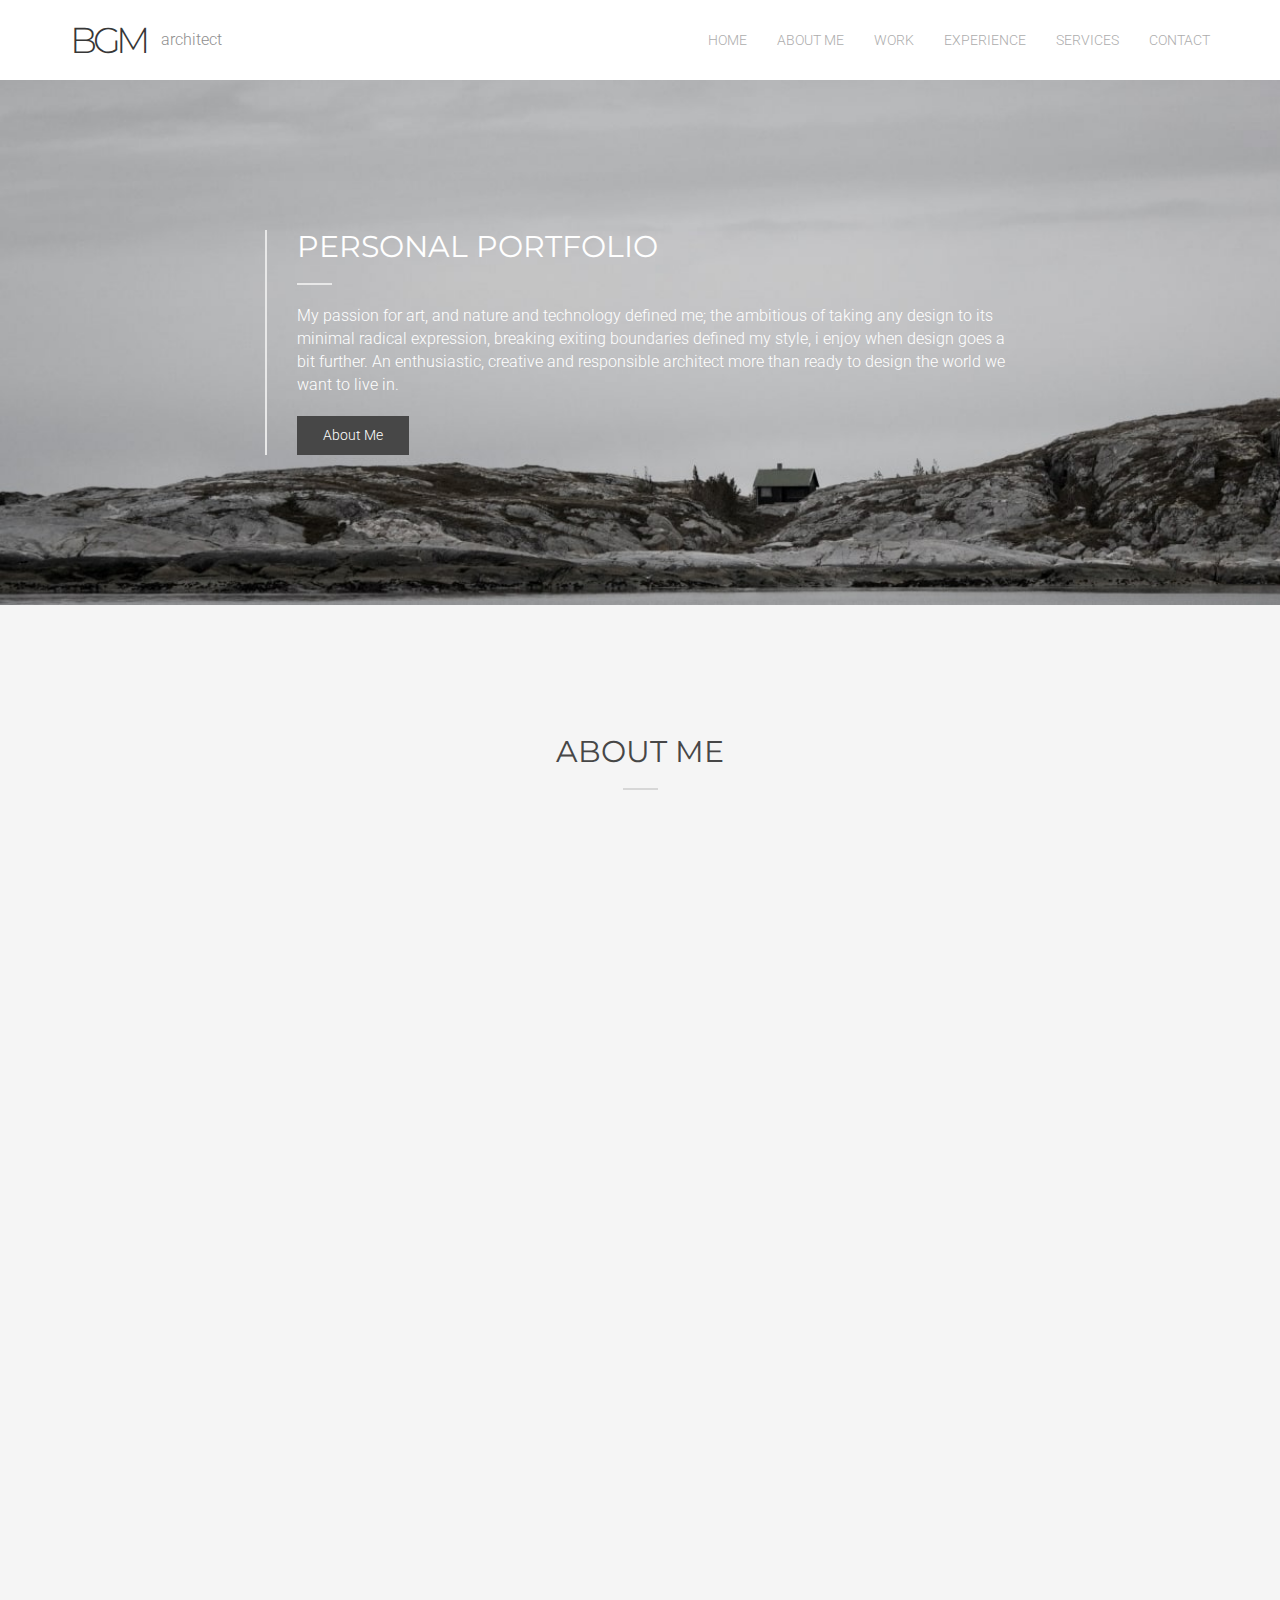
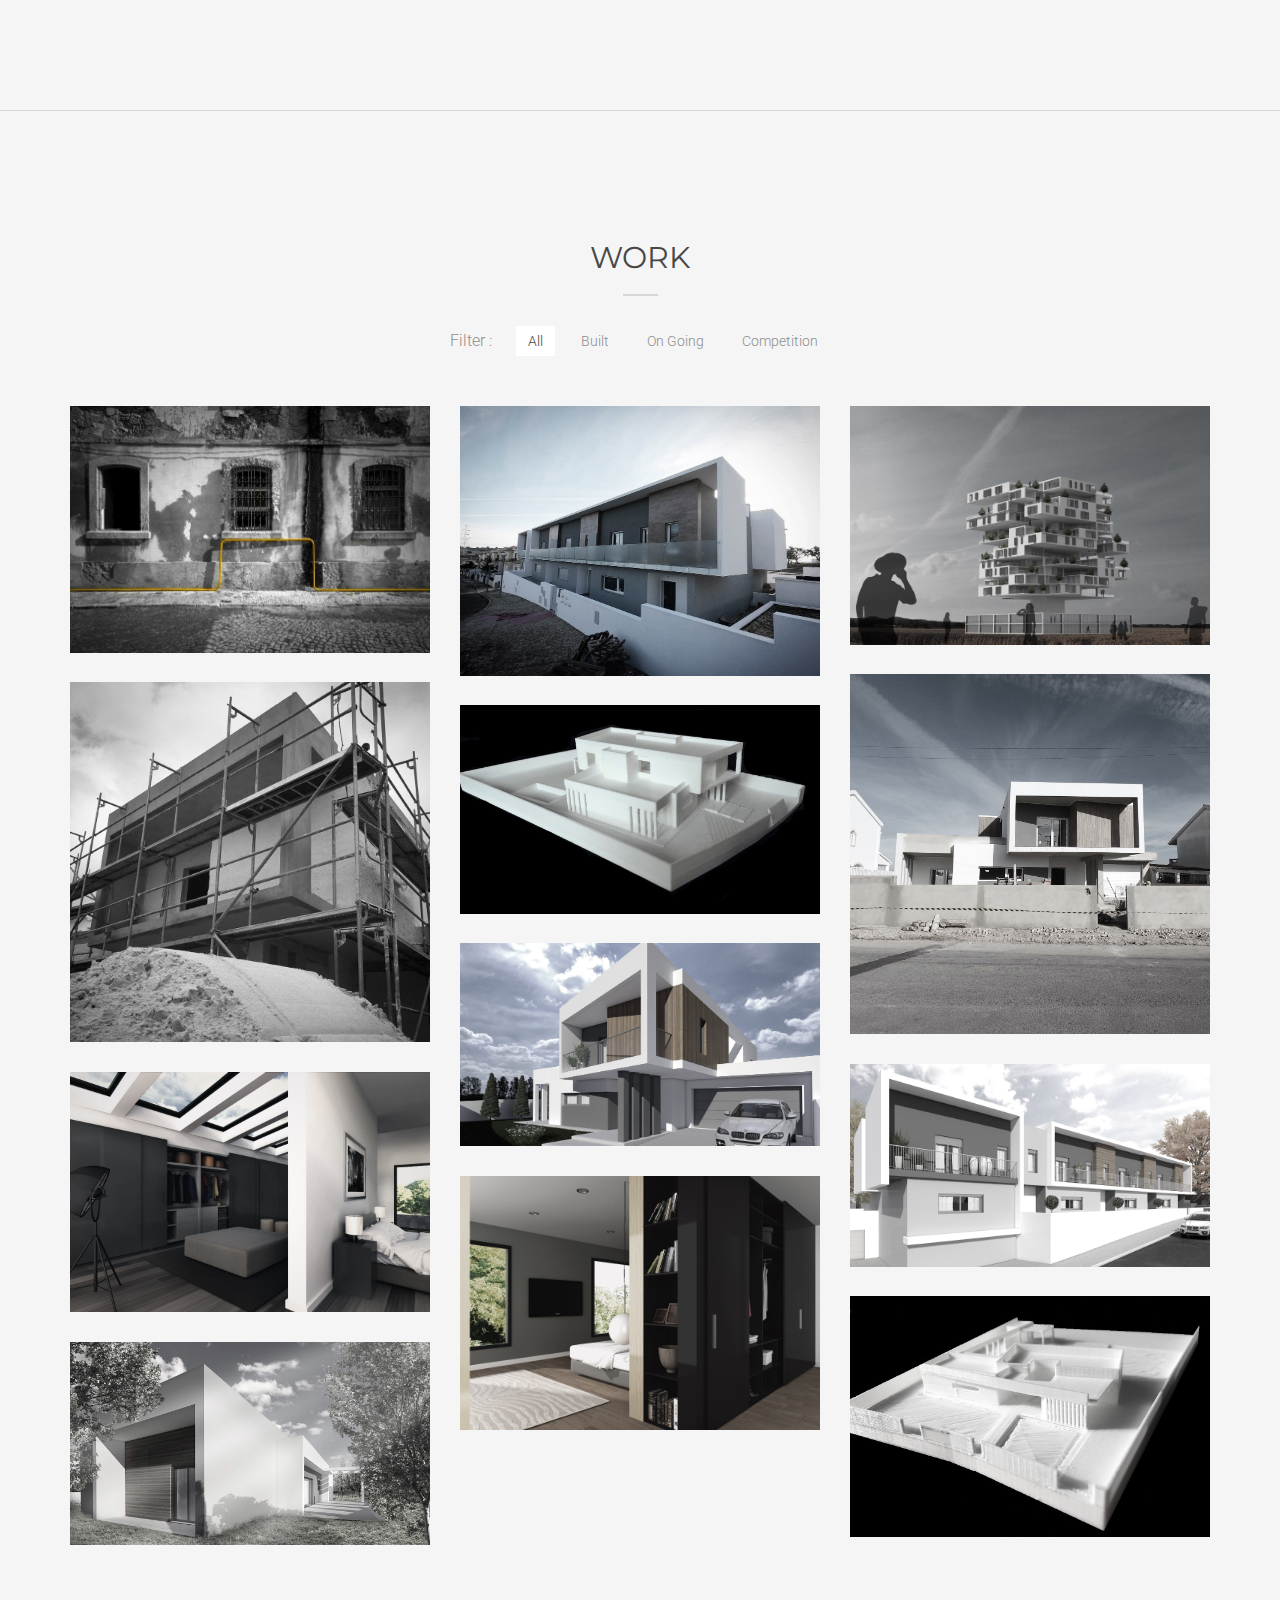
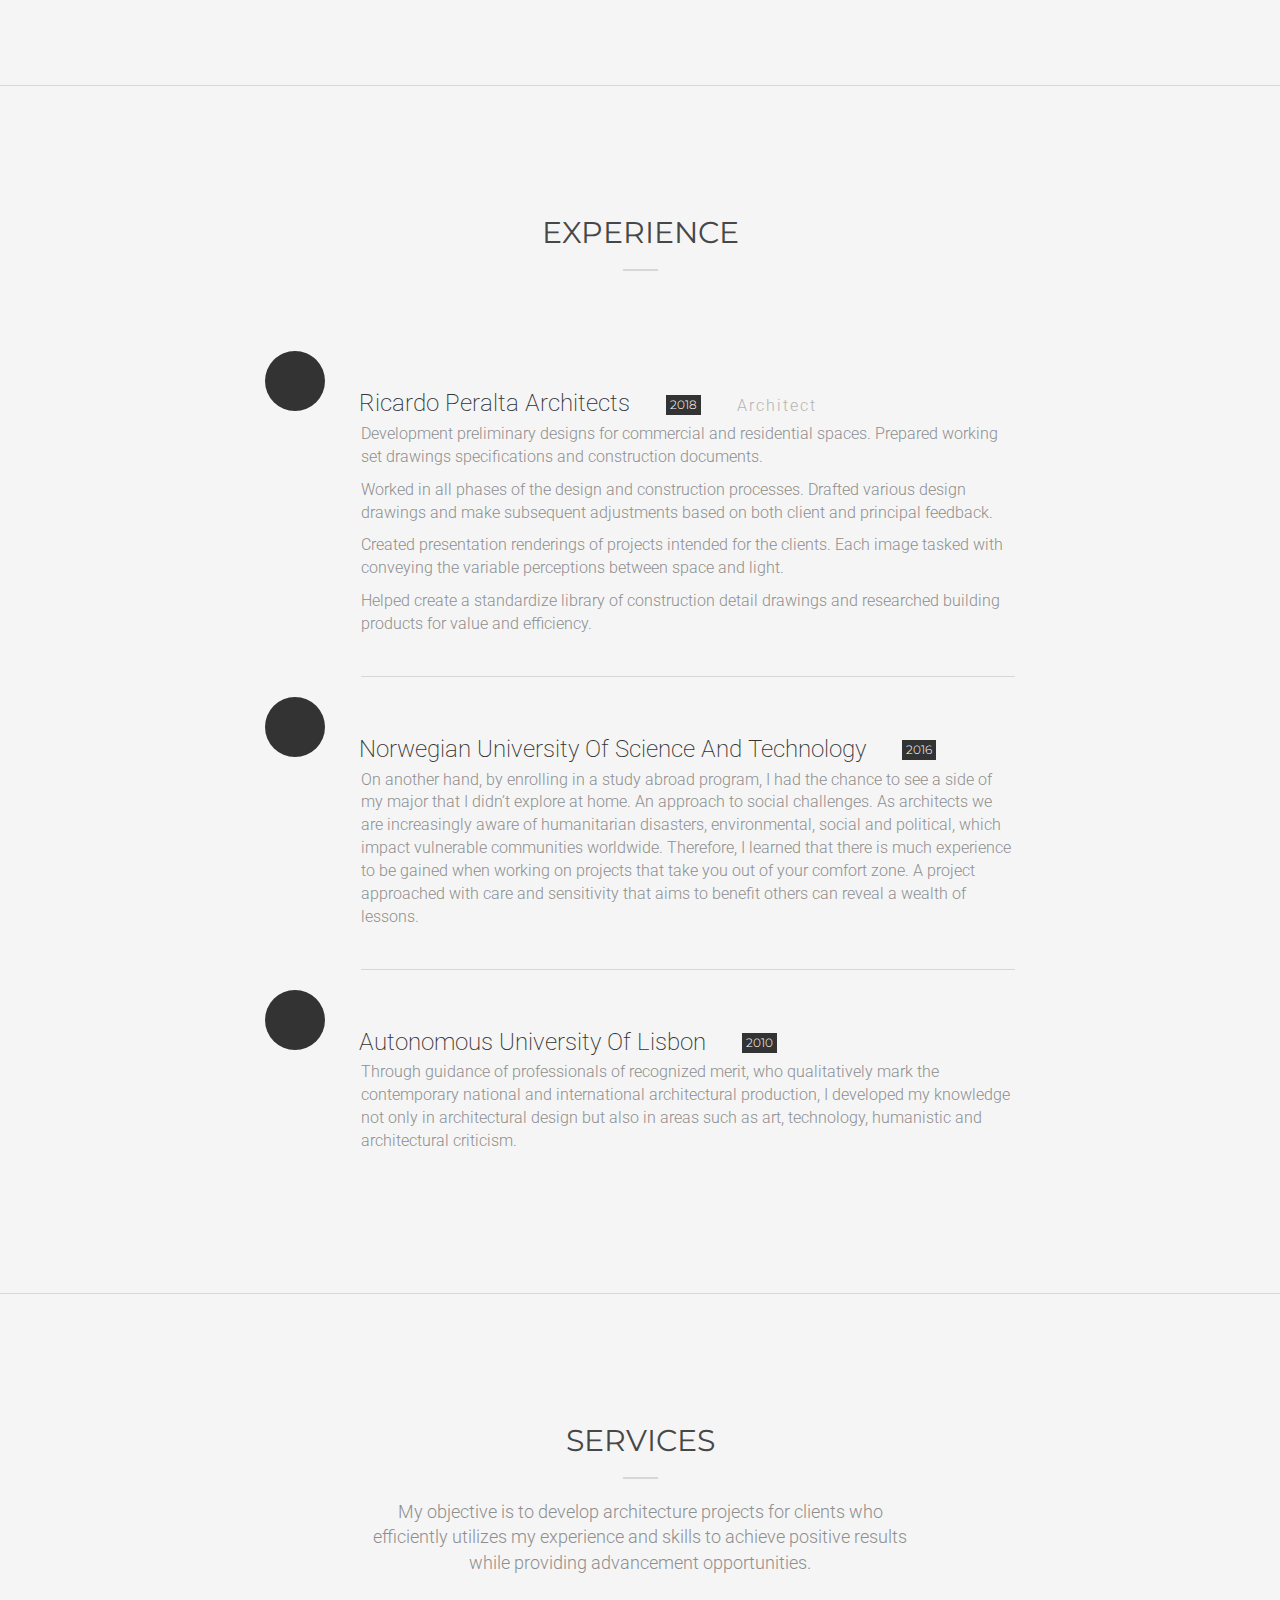
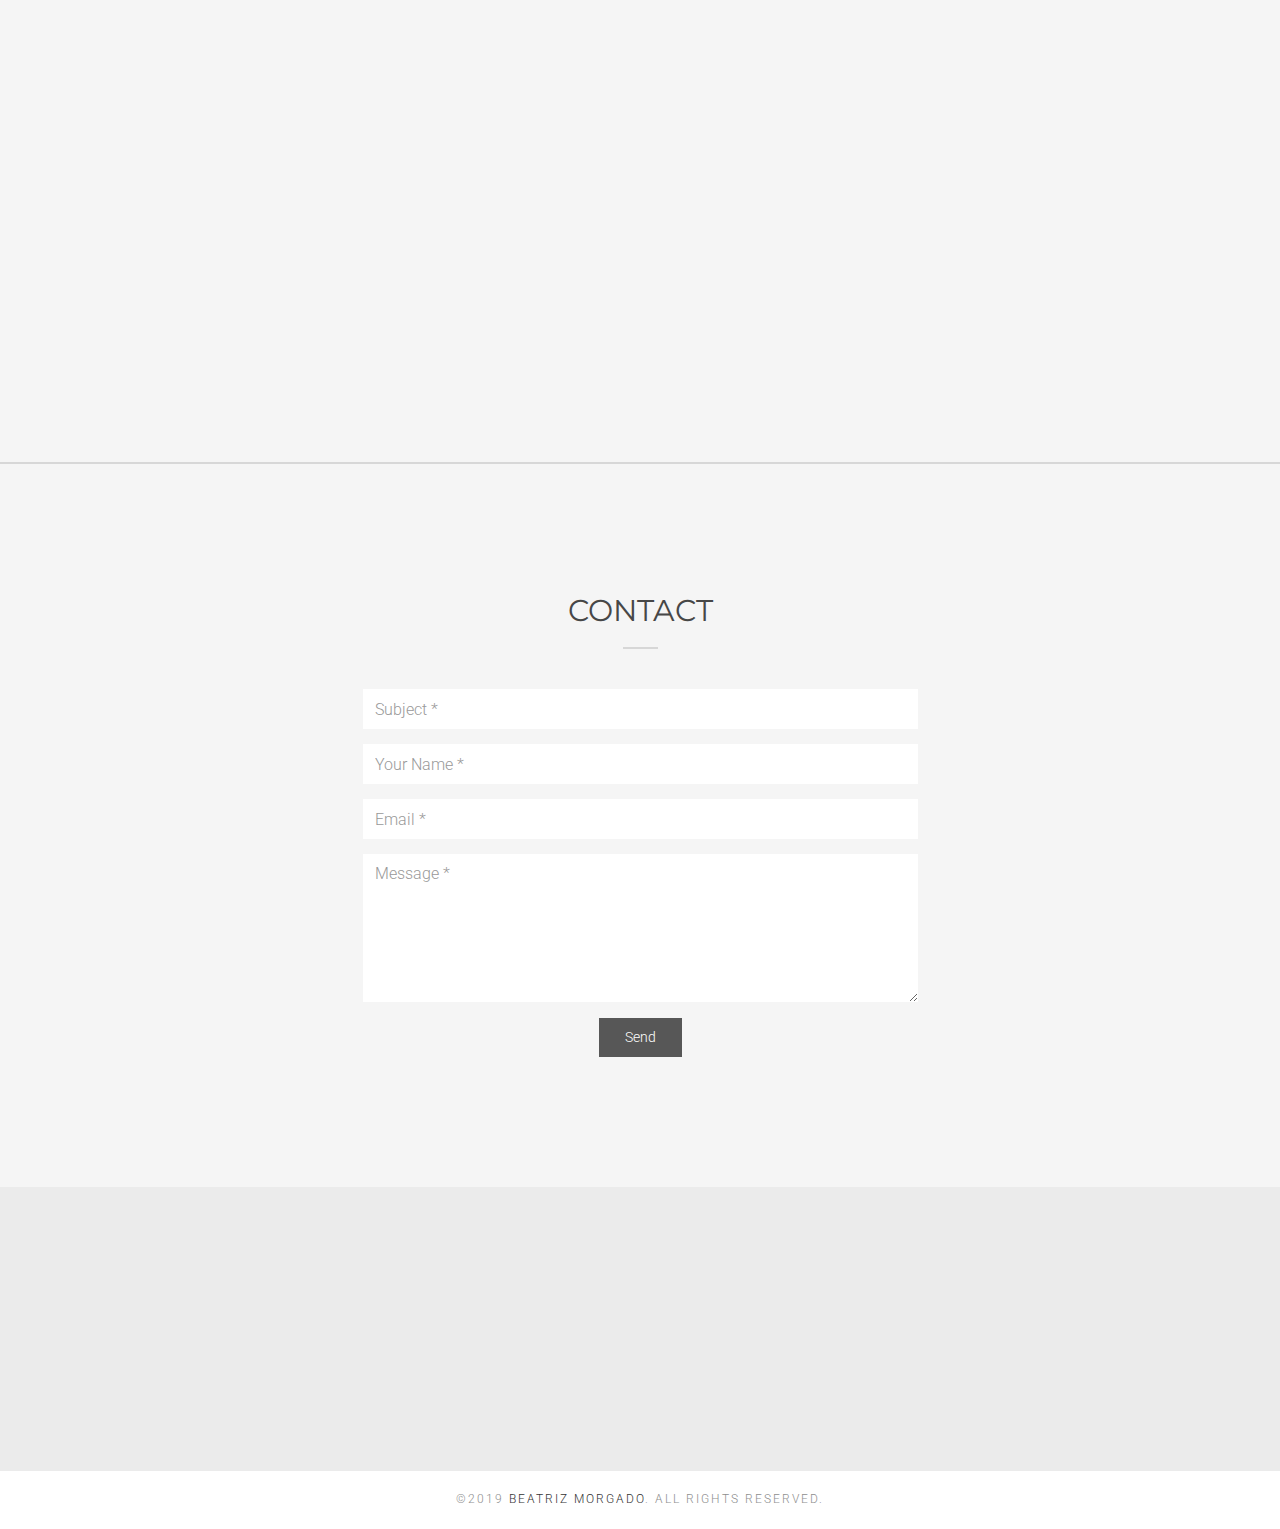
<file: old/index.html>
<!DOCTYPE html>
<html lang="en">
<head>
	<meta charset="utf-8"/>
	<meta name="author" content="Denis Samardjiev" />
	<meta name="description" content="Beatriz Gomes Portfolio">
	<meta name="viewport" content="width=device-width, initial-scale=1.0, maximum-scale=1.0, user-scalable=no">
	<title>Beatriz Gomes</title>

	<!-- Royal Preloader CSS -->
	<link href="css/royal_preloader.css" rel="stylesheet">

	<!-- jQuery Files -->
	<script src="https://ajax.googleapis.com/ajax/libs/jquery/3.1.0/jquery.min.js"></script>

	<!-- Royal Preloader -->
	<script type="text/javascript" src="js/royal_preloader.min.js"></script>
	<script type="text/javascript">
		Royal_Preloader.config({
		    mode:           'number',
		    showProgress:   false,
		    background:     '#fff'
		});
	</script>

	<!-- Stylesheets -->
	<link href="css/bootstrap.min.css" rel="stylesheet">
	<!-- <link href="https://unpkg.com/ionicons@4.5.5/dist/css/ionicons.min.css" rel="stylesheet"> -->
	<link rel="stylesheet" href="https://use.fontawesome.com/releases/v5.7.1/css/all.css" integrity="sha384-fnmOCqbTlWIlj8LyTjo7mOUStjsKC4pOpQbqyi7RrhN7udi9RwhKkMHpvLbHG9Sr" crossorigin="anonymous">
	<link href="css/pe-icon-7-stroke.css" rel="stylesheet">
	<link href="css/magnific-popup.css" rel="stylesheet">
	<link href="css/style.css" rel="stylesheet" title="main-css">
</head>
<body class="royal_preloader">

	<!-- Preloader -->
	<div id="royal_preloader"></div>

	<!-- Begin Header -->
	<header>

		<!-- Begin Navigation -->
		<nav class="navbar navbar-default navbar-fixed-top">
			<div class="container">
				<!-- Brand and toggle get grouped for better mobile display -->
				<div class="navbar-header">
					<button type="button" class="navbar-toggle collapsed" data-toggle="collapse" data-target="#bs-example-navbar-collapse-1" aria-expanded="false">
						<span class="sr-only">Toggle navigation</span>
						<span class="icon-bar"></span>
						<span class="icon-bar"></span>
						<span class="icon-bar"></span>
					</button>
					<a class="navbar-brand scroll-top" href="#">BGM</a><span class="navbar-tagline hidden-sm">architect</span>
				</div>

				<!-- Collect the nav links, forms, and other content for toggling -->
				<div class="collapse navbar-collapse" id="bs-example-navbar-collapse-1">
					<ul class="nav navbar-nav navbar-right">
						<li><a href="#" class="scroll-top">Home</a></li>
						<li><a href="#about" data-id="about" class="scroll-link">About Me</a></li>
						<li><a href="#work" data-id="work" class="scroll-link">Work</a></li>
						<li><a href="#experience" data-id="experience" class="scroll-link">Experience</a></li>
						<li><a href="#services" data-id="services" class="scroll-link">Services</a></li>
						<li><a href="#contact" data-id="contact" class="scroll-link">Contact</a></li>
					</ul>
				</div><!-- /.navbar-collapse -->
			</div><!-- /.container -->
		</nav><!-- /.nav -->
		<!-- End Navigation -->

	</header>
	<!-- End Header -->
	
	<!-- Begin Main Carousel -->
	<div id="home" class="top-carousel-image">
		<div class="carousel slide" id="carousel-top-image">
			
			<!-- Wrapper for slides -->
			<div class="carousel-inner" role="listbox">
				<!-- Item #1 -->
				<div class="item active" style="background-image: url('images/work1/IMG_0.jpg'); background-size:cover;">
					<div class="container">
						<div class="row">
							<div class= "col-sm-10 col-sm-offset-1 col-md-8 col-md-offset-2">
								<div class="top-content top-content-carousel">
									<h2 class="text-white">Personal Portfolio</h2>
									<span class="divider"></span>
									<p class="text-white mb20">My passion for art, and nature and technology defined me; the ambitious of taking any design to its minimal radical expression, breaking exiting boundaries defined my style, i enjoy when design goes a bit further. An enthusiastic, creative and responsible architect more than ready to design the world we want to live in.</p>
									<p class="no-margin">
										<a class="btn btn-primary btn-lg scroll-link" data-id="about" href="#about" role="button">About Me</a>
									</p>
								</div><!-- /.content -->
							</div><!-- /.column -->
						</div><!-- /.row -->
					</div><!-- /.container -->
				</div><!-- /.item -->
			</div><!-- /.carousel inner -->
		</div><!-- /.carousel -->
	</div>
	<!-- End Main Carousel -->

	<!-- Begin About -->
	<section id="about" class="section-padding section-border-bottom">
		<div class="container">
			<!-- Title -->
			<div class="row mb60">
				<div class="col-xs-12 text-center">
					<h2>About Me</h2>
					<span class="divider divider-center divider-dark no-margin-bottom"></span>
				</div><!-- /.column -->
			</div><!-- /.row -->

			<!-- Row 1 - Information / Carousel / Main Services -->
			<div class="row mb40">
				<!-- Information -->
				<div class="col-sm-12 col-md-6 col-lg-6 leftReveal">
					<h3 class="mb20"><span class="paragraph-logo">BG</span> Information.</h3>
					<p class="lead-rolla mb15">Junior architect with working experience.</p>
					<p class="mb30">I am logical, highly motivated and conscientious individual who strives to achieve the best in everything I do, confident that every challenge is an opportunity for self-improvement. Detail focused, well organized and hardworking, I have experience in all phases of project development. I recognize the importance of hardworking staff for a team or business to reach their full potential. I work comfortably with others having experienced working within teams in the office, sporting and university environment.</p>
					<div class="btn-group" role="group" aria-label="...">
						<button type="button" class="btn btn-default btn-lg scroll-link" data-id="work" href="#work">Portfolio</button>
						<button type="button" class="btn btn-primary btn-lg scroll-link" data-id="experience" href="#experience">Resume</button>
					</div>
				</div><!-- /.column -->

				<!-- Carousel -->
				<div class="col-sm-11 col-md-5 col-lg-5 mt40-xs mt40-sm topReveal">
					<div class="carousel slide" data-ride="carousel" id="carousel-about">
						
						<!-- Wrapper for slides -->
						<div class="carousel-inner" role="listbox">
							<div class="item active">
								<img alt="..." src="images/SintraEu.jpg">
							</div>
						</div>

					</div><!-- /.carousel -->
				</div><!-- /.column -->

				<!-- Features -->
				<div class="col-sm-1 col-md-1 col-lg-1 mt40-xs skill-holder rightReveal">
					<h4 class="mt15 mb15 spaced">
						<i class="icon-holder fas fa-at"></i>
					</h4>
					<h4 class="mb15 spaced">
						<i class="icon-holder fas fa-mobile-alt"></i>
					</h4>
					<h4 class="mb15 spaced">
						<i class="icon-holder fab fa-linkedin"></i>
					</h4>
					<h4 class="no-margin-bottom spaced">
						<i class="icon-holder fab fa-pinterest-square"></i>
					</h4>
				</div><!-- /.column -->
			</div><!-- /.row -->

			<!-- Row 2 - Progress Bars / Quote -->
			<div class="row mb40">
				<!-- Skills -->
				<div class="col-md-12 leftReveal">
					<h5 class="heading-1">Seeking New Opportunities</h5>
					<p><em></em></p>
					
					<p>With my master in architecture as well as my current experience working in Ricardo Peralta Architects, I am seeking for a new opportunity to help me expand my knowledge and grow my career. </p>
					<p>I am highly skilled on the latest versions of Microsoft Office, Adobe Suite, Auto CAD, Archicad, 3ds Max and Lumion. I make it a point to stay current on all the new technology associated with residential architectural design so that I can offer clients the very best service.</p>
				</div><!-- /.column -->

			</div>

			<!-- Row 3 - Process -->
			<div class="row">
				<!-- Step 1 -->
				<div class="col-md-3 bottomReveal">
					<h4 class="spaced no-margin-top mb15">
						<span class="icon-holder">1</span>
						Award
					</h4>
					<p class="no-margin-bottom"><i>Honorable Mention Award</i> at the Millenium BCP Universities Award competition</p>
				</div><!-- /.column -->

				<!-- Step 2 -->
				<div class="col-md-3 mt30-xs mt30-sm bottomReveal">
					<h4 class="spaced no-margin-top mb15">
						<span class="icon-holder">2</span>
						Volunteer
					</h4>
					<p class="no-margin-bottom"><i>Volunteer</i> in the organization <a href="https://www.justachange.pt/?lang=en" target="blank">"just the change"</a> that dedicates itself mainly to the rehabilitation of degraded houses</p>
				</div><!-- /.column -->

				<!-- Step 3 -->
				<div class="col-md-3 mt30-xs mt30-sm bottomReveal">
					<h4 class="spaced no-margin-top mb15">
						<span class="icon-holder">3</span>
						Interests
					</h4>
					<ul style="padding-left: 15px;">
						<li>Running</li>
						<li>Travel</li>
						<li>Analog and Digital Photography</li>
						<li>Biography Books</li>
					</ul>
				</div><!-- /.column -->

				<!-- Step 4 -->
				<div class="col-md-3 mt30-xs mt30-sm bottomReveal">
					<h4 class="spaced no-margin-top mb15">
						<span class="icon-holder">4</span>
						Languages
					</h4>
					<ul style="padding-left: 15px;">
						<li>Portuguese</li>
						<li>English</li>
						<li>Spanish</li>
						<li>German</li>
					</ul>
				</div><!-- /.column -->
			</div><!-- /.row -->
		</div><!-- /.container -->
	</section>
	<!-- End About -->
 
	<!-- Begin Work -->
	<section id="work" class="section-padding-work section-border-bottom">
		<div class="container">
			<!-- Title -->
			<div class="row mb50">
				<div class="col-sm-12 col-md-6 col-md-offset-3 text-center filter-button-group">
					<h2>Work</h2>
					<span class="divider divider-center divider-dark mb30"></span>
					<span>Filter :</span>
					<ul class="list-work-filter list-unstyled list-inline">
						<li class="active" data-filter="*">All</li>
						<li data-filter=".built">Built</li>
						<li data-filter=".on_going">On Going</li>
						<li data-filter=".competition">Competition</li>
					</ul>
				</div><!-- /.column -->
			</div><!-- /.row -->

			<!-- Masonry Portfolio -->
			<div class="row grid">
				<!-- Item 1 -->
				<div class="col-md-4 built">
					<a href="images/work1/img1.jpg" class="zoom" title="<a style='color:white' href='https://www.archdaily.com.br/br/876890/intervencao-arquitetonica-propoe-a-reapropriacao-de-um-antigo-presidio-em-portugal'>Architecture Intervention</a>">
						<div class="grid-item">
							<div class="overlay">
								<div class="inner-overlay">
										<h4>Prison</h4>
										<span>Intervention</span>
								</div>
							</div>
							<img src="images/work1/img1.jpg" class="img-responsive" alt="...">
						</div>
					</a>
				</div><!-- /.column -->

				<!-- Item 2 -->
				<div class="col-md-4 built">
					<a href="images/work1/facebook/FB_IMG_1550093718365-01.jpeg" title="Housing Complex Setúbal, Project Collaboration. Photo by @Ricardo Peralta Arquitectos"" class="zoom">
						<div class="grid-item">
							<div class="overlay">
								<div class="inner-overlay">
									<h4>Housing Complex in Setúbal</h4>
									<span>Collaboration</span>
								</div>
							</div>
							<img src="images/work1/facebook/FB_IMG_1550093718365-01.jpeg" class="img-responsive" alt="...">
						</div>
					</a>
				</div><!-- /.column -->
				
				<!-- Item 3 -->
				<div class="col-md-4 competition">
					<a href="images/work1/montagemfinal1.jpg" title="Architecture Competition, Lisbon" class="zoom">
						<div class="grid-item">
							<div class="overlay">
								<div class="inner-overlay">
									<h4>Architecture Competition</h4>
									<span>Intervention</span>
								</div>
							</div>
							<img src="images/work1/montagemfinal1.jpg" title="Architecture Competition, Lisbon" class="img-responsive" alt="...">
						</div>
					</a>
				</div><!-- /.column -->

				<!-- Item 3 -->
				<div class="col-md-4 built">
					<a href="images/work1/facebook/GOPR0319.jpg" title="House in Palmela. Photo by @Ricardo Peralta Arquitectos" class="zoom">
						<div class="grid-item">
							<div class="overlay">
								<div class="inner-overlay">
									<h4>House in Palmela</h4>
									<span>Collaboration</span>
								</div>
							</div>
							<img src="images/work1/facebook/GOPR0319.jpg" title="House in Palmela, Project Collaboration. Photo by @Ricardo Peralta Arquitectos" class="img-responsive" alt="...">
						</div>
					</a>
				</div><!-- /.column -->
				
				<!-- Item 4 -->
				<div class="col-md-4 built">
					<a href="images/work1/facebook/obra2.jpg" class="zoom">
						<div class="grid-item">
							<div class="overlay">
								<div class="inner-overlay">
									<h4>House in Palmela</h4>
									<span>Collaboration</span>
								</div>
							</div>
							<img src="images/work1/facebook/obra2.jpg" title="House in Palmela, Project Collaboration. Photo by @Ricardo Peralta Arquitectos" class="img-responsive" alt="...">
						</div>
					</a>
				</div><!-- /.column -->
				
				<!-- Item 5 -->
				<div class="col-md-4 built">
					<a href="images/work1/IMG_5671.jpg" class="zoom">
						<div class="grid-item">
							<div class="overlay">
								<div class="inner-overlay">
									<h4>House in Pamela</h4>
									<span>Collaboration</span>
								</div>
							</div>
							<img src="images/work1/IMG_5671.jpg" title="House in Palmela, Project Collaboration. Photo by @Ricardo Peralta Arquitectos" class="img-responsive" alt="...">
						</div>
					</a>
				</div><!-- /.column -->
				
				<!-- Item 6 -->
				<div class="col-md-4 built">
					<a href="images/work1/3dpreimg.jpg" class="zoom">
						<div class="grid-item">
							<div class="overlay">
								<div class="inner-overlay">
									<h4>House in Palmela</h4>
									<span>Collaboration</span>
								</div>
							</div>
							<img src="images/work1/3dpreimg.jpg" title="House in Palmela 2, Project Collaboration. Photo by @Ricardo Peralta Arquitectos" class="img-responsive" alt="...">
						</div>
					</a>
				</div><!-- /.column -->
				
				<!-- Item 7 -->
				<div class="col-md-4 built">
					<a href="images/work1/A448-3D-img02.jpg" title="Housing Complex Setúbal, Project Collaboration. Photo by @Ricardo Peralta Arquitectos"" class="zoom">
						<div class="grid-item">
							<div class="overlay">
								<div class="inner-overlay">
									<h4>Housing Complex in Setúbal</h4>
									<span>Collaboration</span>
								</div>
							</div>
							<img src="images/work1/A448-3D-img02.jpg" class="img-responsive" alt="...">
						</div>
					</a>
				</div><!-- /.column -->
				
				<!-- Item 8 -->
				<div class="col-md-4 competition">
					<a href="images/work1/3d img.jpg" title="House in France, Project Render. Photo by @Ricardo Peralta Arquitectos"" class="zoom">
						<div class="grid-item">
							<div class="overlay">
								<div class="inner-overlay">
									<h4>House in France</h4>
									<span>Collaboration</span>
								</div>
							</div>
							<img src="images/work1/3d img.jpg" class="img-responsive" alt="...">
						</div>
					</a>
				</div><!-- /.column -->

				<!-- Item 10 -->
				<div class="col-md-4 competition">
					<a href="images/work1/3DTrabalhado1.jpg" title="House in France 2, Project Render. Photo by @Ricardo Peralta Arquitectos"" class="zoom">
						<div class="grid-item">
							<div class="overlay">
								<div class="inner-overlay">
									<h4>House in France 2</h4>
									<span>Collaboration</span>
								</div>
							</div>
							<img src="images/work1/3DTrabalhado1.jpg" class="img-responsive" alt="...">
						</div>
					</a>
				</div><!-- /.column -->

					<!-- Item 11 -->
				<div class="col-md-4 on_going">
					<a href="images/work1/IMG_0148.jpg" title="House in Montado, Project Render. Photo by @Ricardo Peralta Arquitectos"" class="zoom">
						<div class="grid-item">
							<div class="overlay">
								<div class="inner-overlay">
									<h4>House in Montado</h4>
									<span>Collaboration</span>
								</div>
							</div>
							<img src="images/work1/IMG_0148.jpg" class="img-responsive" alt="...">
						</div>
					</a>
				</div><!-- /.column -->					
				
				<!-- Item 12 -->
				<div class="col-md-4 on_going">
					<a href="images/work1/A476-3D-imgC9.04-V1.jpg" title="House in Montijo, Project Render. Photo by @Ricardo Peralta Arquitectos"" class="zoom">
						<div class="grid-item">
							<div class="overlay">
								<div class="inner-overlay">
									<h4>House in Montijo</h4>
									<span>Collaboration</span>
								</div>
							</div>
							<img src="images/work1/A476-3D-imgC9.04-V1.jpg" class="img-responsive" alt="...">
						</div>
					</a>
				</div><!-- /.column -->	
			</div><!-- /.row -->
		</div><!-- /.container -->
	</section>
	<!-- End Work -->

	<!-- Begin Experience -->
	<section id="experience" class="section-padding section-border-bottom">
		<div class="container">
			<!-- Title -->
			<div class="row mb50">
				<div class="col-sm-12 col-md-6 col-md-offset-3 text-center">
					<h2>experience</h2>
					<span class="divider divider-center divider-dark mb30"></span>
				</div><!-- /.column -->
			</div><!-- /.row -->

			<!-- Job 1 -->
			<div class="row">
				<div class="col-md-8 col-md-offset-2">
					<div class="icon-holder-circle mr30">
						<i class="fas fa-home"></i>
					</div><!-- /.icon -->

					<h3>
						Ricardo Peralta Architects
						<span class="exp-badge badge">2018</span>
						<span class="job-title spaced text-light">Architect</span>
					</h3><!-- /.job title -->

					<div class="job-description">
						<p>Development preliminary designs for commercial and residential spaces. Prepared working set drawings specifications and construction documents.</p>
						<p>Worked in all phases of the design and construction processes. Drafted various design drawings and make subsequent adjustments based on both client and principal feedback.</p>
						<p>Created presentation renderings of projects intended for the clients. Each image tasked with conveying the variable perceptions between space and light. </p>
						<p>Helped create a standardize library of construction detail drawings and researched building products for value and efficiency. </p>
						<hr class="mt40 mb20">
					</div><!-- /.job description -->
				</div><!-- /.column -->
			</div><!-- /.row -->

			<!-- Job 2 -->
			<div class="row">
				<div class="col-md-8 col-md-offset-2">
					<div class="icon-holder-circle mr30">
						<i class="fas fa-graduation-cap"></i>
					</div><!-- /.icon -->

					<h3>
						Norwegian University of Science and Technology
						<span class="exp-badge badge">2016</span>
						<span class="job-title spaced text-light"><em></em></span>
					</h3><!-- /.job title -->

					<div class="job-description">
						<p class="no-margin">On another hand, by enrolling in a study abroad program, I had the chance to see a side of my major that I didn’t explore at home. An approach to social challenges. As architects we are increasingly aware of humanitarian disasters, environmental, social and political, which impact vulnerable communities worldwide. Therefore, I learned that there is much experience to be gained when working on projects that take you out of your comfort zone. A project approached with care and sensitivity that aims to benefit others can reveal a wealth of lessons.</p>
						<hr class="mt40 mb20">
					</div><!-- /.job description -->
				</div><!-- /.column -->
			</div><!-- /.row -->

			<!-- Job 3 -->
			<div class="row">
				<div class="col-md-8 col-md-offset-2">
					<div class="icon-holder-circle mr30">
						<i class="fas fa-graduation-cap"></i>
					</div><!-- /.icon -->

					<h3>
						Autonomous University of Lisbon
						<span class="exp-badge badge">2010</span>
						<span class="job-title spaced text-light"><em></em></span>
					</h3><!-- /.job title -->

					<div class="job-description">
						<p>Through guidance of professionals of recognized merit, who qualitatively mark the contemporary national and international architectural production, I developed my knowledge not only in architectural design but also in areas such as art, technology, humanistic and architectural criticism.</p>
					</div><!-- /.job description -->
				</div><!-- /.column -->
			</div><!-- /.row -->

		</div><!-- /.container -->
	</section>
	<!-- End Experience -->

	<section id="services" class="section-padding section-border-bottom">
		<div class="container">
			<!-- Title -->
			<div class="row mb60">
				<div class="col-sm-12 col-md-6 col-md-offset-3 text-center">
					<h2>Services</h2>
					<span class="divider divider-center divider-dark"></span>
					<p class="lead-sm no-margin-bottom">My objective is to develop architecture projects for clients who efficiently utilizes my experience and skills to achieve positive results while providing advancement opportunities.</p>
				</div><!-- /.column -->
			</div><!-- /.row -->

			<!-- Row 1 - Boxes -->
			<div class="row mb30">
				<!-- Box 1 -->
				<div class="col-md-4 leftReveal" data-sr-id="13" style="visibility: visible;  -webkit-transform: translateX(0) scale(1); opacity: 1;transform: translateX(0) scale(1); opacity: 1;-webkit-transition: -webkit-transform 1.6s cubic-bezier(0.6, 0.2, 0.1, 1) 0.05s, opacity 1.6s cubic-bezier(0.6, 0.2, 0.1, 1) 0.05s; transition: transform 1.6s cubic-bezier(0.6, 0.2, 0.1, 1) 0.05s, opacity 1.6s cubic-bezier(0.6, 0.2, 0.1, 1) 0.05s; ">
					<div class="services-box">
						<span class="light-icon pe-7s-box2"></span>
						<h4 class="spaced mt20 mb20">3D Modeling/ Rendering</h4>
						<p class="no-margin">Photo-relatistic 3D renderings of architectural design.</p>
					</div>
				</div><!-- /.column -->

				<!-- Box 2 -->
				<div class="col-md-4 mt30-xs mt30-sm topReveal" data-sr-id="24" style="visibility: visible;  -webkit-transform: translateY(0) scale(1); opacity: 1;transform: translateY(0) scale(1); opacity: 1;-webkit-transition: -webkit-transform 1.6s cubic-bezier(0.6, 0.2, 0.1, 1) 0.05s, opacity 1.6s cubic-bezier(0.6, 0.2, 0.1, 1) 0.05s; transition: transform 1.6s cubic-bezier(0.6, 0.2, 0.1, 1) 0.05s, opacity 1.6s cubic-bezier(0.6, 0.2, 0.1, 1) 0.05s; ">
					<div class="services-box">
						<span class="light-icon pe-7s-home"></span>
						<h4 class="spaced mt20 mb20">Architectural Design</h4>
						<p class="no-margin">Architectural design of residential, commercial buildings, landscaping and interior design.</p>
					</div>
				</div><!-- /.column -->

				<!-- Box 3 -->
				<div class="col-md-4 mt30-xs mt30-sm rightReveal" data-sr-id="19" style="visibility: visible;  -webkit-transform: translateX(0) scale(1); opacity: 1;transform: translateX(0) scale(1); opacity: 1;-webkit-transition: -webkit-transform 1.6s cubic-bezier(0.6, 0.2, 0.1, 1) 0.05s, opacity 1.6s cubic-bezier(0.6, 0.2, 0.1, 1) 0.05s; transition: transform 1.6s cubic-bezier(0.6, 0.2, 0.1, 1) 0.05s, opacity 1.6s cubic-bezier(0.6, 0.2, 0.1, 1) 0.05s; ">
					<div class="services-box">
						<span class="light-icon pe-7s-camera"></span>
						<h4 class="spaced mt20 mb20">Photography</h4>
						<p class="no-margin">Architectural, commercial, product and landscape photography. Expert in Adobe Photoshop for post production.</p>
					</div>
				</div><!-- /.column -->
			</div><!-- /.row -->
		</div><!-- /.container -->
	</section>

	<!-- Begin Contact -->
	<section id="contact" class="section-padding section-border-top">
		<div class="container">
			<!-- Title -->
			<div class="row mb40">
				<div class="col-xs-12 text-center">
					<h2>Contact</h2>
					<span class="divider divider-center divider-dark no-margin-bottom"></span>
				</div><!-- /.column -->
			</div><!-- /.row -->

			<!-- Form -->
			<div class="row">
				<div class="col-md-6 col-md-offset-3">
					<form data-toggle="validator" id="contactForm" name="contactForm">
						<!-- Subject -->
						<div class="row">
							<div class="col-sm-12">
								<div class="form-group">
									<div class="controls">
										<input class="form-control" data-error="This section is required."
										id="msg_subject" placeholder="Subject *" required="" type="text">
										<div class="help-block with-errors"></div>
									</div>
								</div>
							</div><!-- /.column -->
						</div><!-- /.row -->

						<!-- Name -->
						<div class="row">
							<div class="col-sm-12">
								<div class="form-group">
									<div class="controls">
										<input class="form-control" data-error="This section is required." id="name" placeholder="Your Name *" required="" type="text">
										<div class="help-block with-errors"></div>
									</div>
								</div>
							</div><!-- /.column -->
						</div><!-- /.row -->

						<!-- Email -->
						<div class="row">
							<div class="col-sm-12">
								<div class="form-group">
									<div class="controls">
										<input class="email form-control" data-error="This section is required." id="email" placeholder="Email *" required="" type="email">
										<div class="help-block with-errors"></div>
									</div>
								</div>
							</div><!-- /.column -->
						</div><!-- /.row -->

						<!-- Message -->
						<div class="row">
							<div class="col-sm-12">
								<div class="form-group">
									<div class="controls">
										<textarea class="form-control" data-error="This section is required." id="message" placeholder="Message *" required="" rows="5"></textarea>
										<div class="help-block with-errors"></div>
									</div>
								</div>
							</div>
						</div>

						<!-- Confirmed -->
						<div class="row">
							<div class="col-sm-12 text-center">
								<div id="msgSubmit" class="h4 hidden"></div> 
							</div><!-- /.column -->
						</div>

						<!-- Button -->
						<div class="row">
							<div class="col-sm-12 text-center">
								<button type="submit" id="submit" class="btn btn-primary btn-lg">Send</button>
							</div><!-- /.column -->
						</div><!-- /.row -->
					</form><!-- /.form -->
				</div><!-- /.column -->
			</div><!-- /.row -->
		</div><!-- /.container -->
	</section>
	<!-- End Contact -->

	<!-- Start Contact Information -->
	<section id="contact-information">
		<div class="container">
			<div class="row">
				<div class="col-sm-4 text-center leftReveal">
					<span class="dark-icon mb5 pe-7s-home"></span>
					<h5 class="no-margin-bottom spaced">Largo Luzia Maria Martins, Lisbon</h5>
				</div><!-- /.column -->

				<div class="col-sm-4 mt30-xs text-center bottomReveal">
					<span class="dark-icon mb5 pe-7s-phone"></span>
					<h5 class="no-margin-bottom spaced">+351 915 401 249</h5>
				</div><!-- /.column -->

				<div class="col-sm-4 mt30-xs text-center topReveal">
					<span class="dark-icon mb5 pe-7s-plug"></span>
					<h5 class="no-margin-bottom spaced">beatrizgomesmorgado@gmail.com</h5>
				</div><!-- /.column -->
			</div><!-- /.row -->
		</div><!-- /.container -->
	</section>
	<!-- End Contact Information -->

	<!-- Start Footer -->
	<footer class="page-footer">
		<div class="container">
			<!-- Contact Information -->
			<div class="row">
				<div class="col-md-12 text-center">
					&copy;2019 <a href="#">Beatriz Morgado</a>. All Rights Reserved.
				</div><!-- /.column -->
			</div><!-- /.row -->
		</div><!-- /.container -->
	</footer>
	<!-- End Footer -->

	<!-- Javascript Files -->
	<script type="text/javascript" src="js/bootstrap.min.js"></script>
	<script type="text/javascript" src="js/isotope.pkgd.min.js"></script>
	<script type="text/javascript" src="js/jquery.magnific-popup.min.js"></script>
	<script type="text/javascript" src="js/form-validator.min.js"></script>
	<script type="text/javascript" src="js/scrollreveal.min.js"></script>
	<script type="text/javascript">
		/* ---- Portfolio Isotope ---- */
			
		$(document).ready(function(){
			
			$(window).on('load', function(){
				$('.grid').isotope();
			});

			var $grid = $('.grid').isotope({
			    layoutMode: 'masonry'
			});

			$('.filter-button-group').on('click', 'li', function() {
			    var filterValue = $(this).attr('data-filter');
			    $grid.isotope({
			        filter: filterValue
			    });
			});
			$(".filter-button-group").each(function(t, e) {
			    var i = $(e);
			    i.on("click", "li", function() {
			        i.find(".active").removeClass("active"), $(this).addClass("active")
			    })
			});
		});
	</script>
	<script type="text/javascript" src="js/main.js"></script>
</body>
</html>
</file>
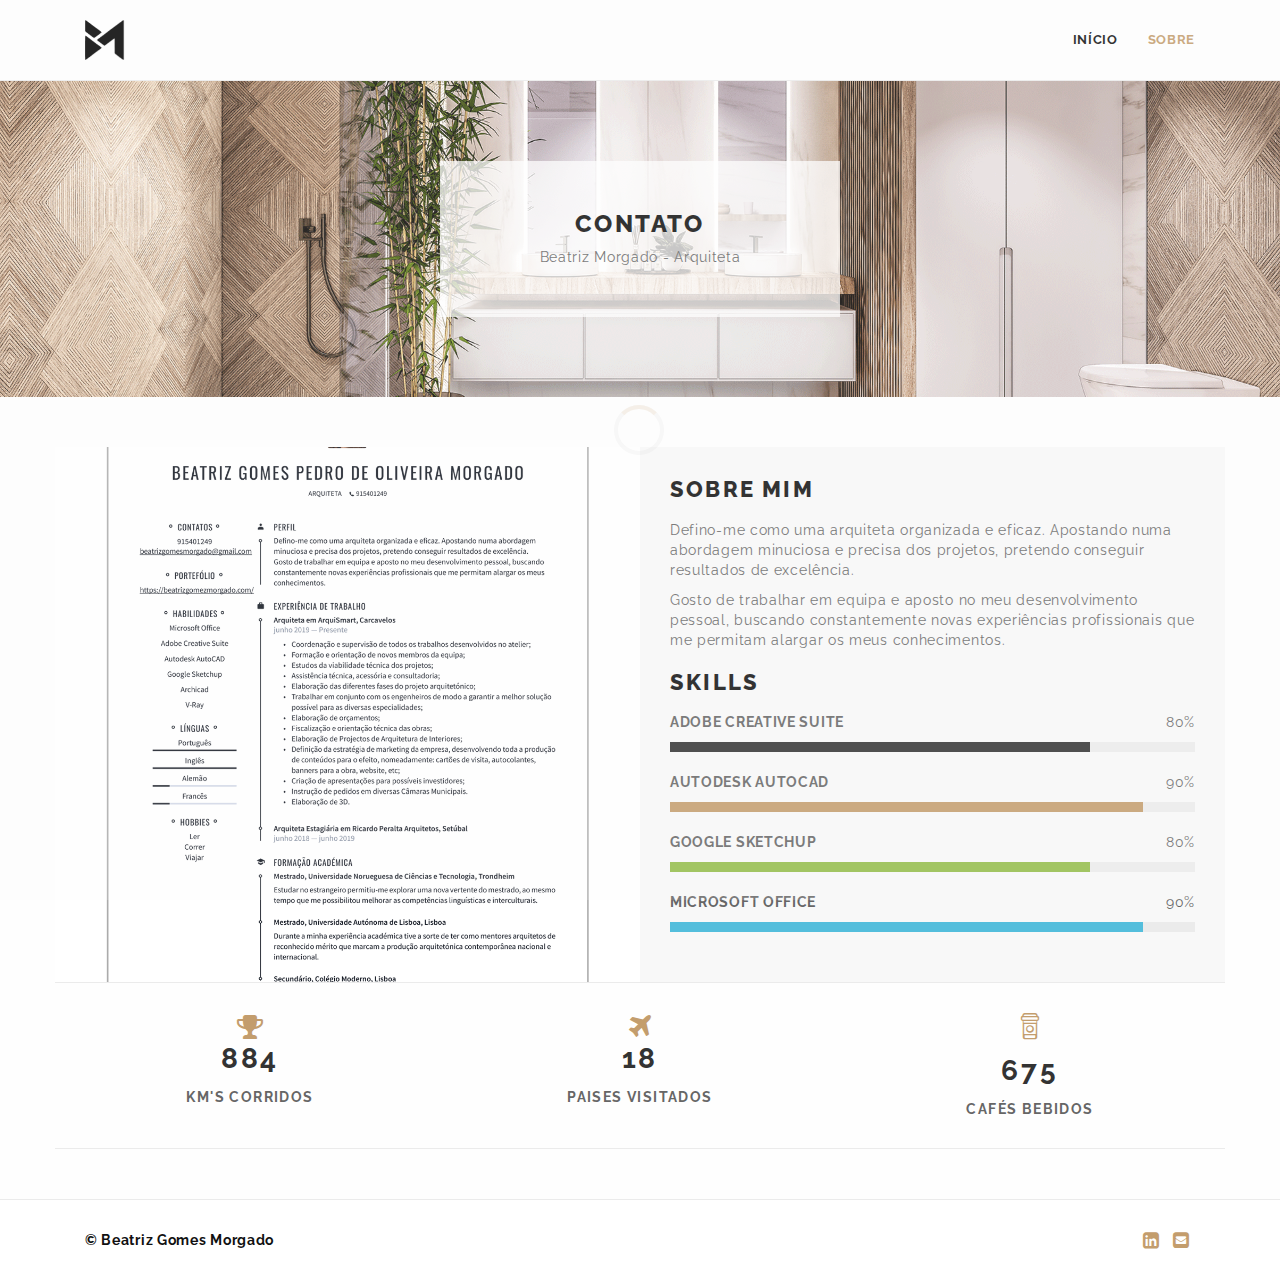
<file: about.html>
<!DOCTYPE html>
<html lang="en">

<head>

<meta charset="utf-8">
<meta http-equiv="X-UA-Compatible" content="IE=edge">
<meta name="viewport" content="width=device-width, initial-scale=1">
<meta name="description" content="Minimal Portfolio Theme">
<meta name="keywords" content="responsive, retina ready, html5, css3, creative, portfolio, bootstrap theme" />
<meta name="author" content="KingStudio.ro">

<!-- favicon -->
<link rel="icon" href="images/favicon.png">
<!-- page title -->
<title>MP - Minimal Portfolio Theme</title>
<!-- bootstrap css -->
<link href="css/bootstrap.min.css" rel="stylesheet">
<!-- css -->
<link href="css/style.css" rel="stylesheet">
<link href="css/animate.css" rel="stylesheet">
<!-- fonts -->
<link href="https://fonts.googleapis.com/css?family=Raleway:400,700,800,900" rel="stylesheet">
<link href="css/font-awesome.min.css" rel="stylesheet" type="text/css">
<link href='fonts/FontAwesome.otf' rel='stylesheet' type='text/css'>
<link rel="stylesheet" href="css/linear-icons.css">

<!-- HTML5 shim and Respond.js for IE8 support of HTML5 elements and media queries -->
<!-- WARNING: Respond.js doesn't work if you view the page via file:// -->
<!--[if lt IE 9]>
    <script src="https://oss.maxcdn.com/html5shiv/3.7.2/html5shiv.min.js"></script>
    <script src="https://oss.maxcdn.com/respond/1.4.2/respond.min.js"></script>
<![endif]-->

</head>

<body>

<!-- preloader -->
<div id="preloader">
    <div class="spinner spinner-round"></div>
</div>
<!-- / preloader -->

<!-- header -->
<header>
    <!-- nav -->
    <nav class="navbar navbar-default">
        <div class="container">
            <div class="navbar-header">
                <button type="button" class="navbar-toggle collapsed" data-toggle="collapse" data-target=".navbar-collapse">
                <span class="sr-only">Toggle navigation</span>
                <span class="icon-bar"></span>
                <span class="icon-bar"></span>
                <span class="icon-bar"></span>
                </button>
                <a class="navbar-brand" href="index.html"><img src="images/portefolio_img/logo.png" alt="logo"></a>
            </div><!-- / navbar-header -->
            <div class="navbar-collapse collapse">
                <ul class="nav navbar-nav">
                    <li><a href="index.html"><span>INÍCIO</span></a></li>
                    <li class="active"><a href="about.html"><span>SOBRE</span></a></li>
                </ul>
            </div><!--/ nav-collapse -->
        </div><!-- / container -->
    </nav>
    <!-- / nav -->

    <!-- header-banner -->
    <div id="header-banner" class="demo-contact">
        <div class="banner-content single-page text-center">
            <div class="banner-info">
                <h1>CONTATO </h1>
                <p>Beatriz Morgado - Arquiteta </p>
            </div><!-- / banner-info -->
        </div><!-- / banner-content -->
    </div>
    <!-- / header-banner -->
</header>
<!-- / header -->

<!-- content -->

<div id="page-content" class="container">
    <div class="section-w-image">
        <div class="row">
            <a href="images/portefolio_img/1_Beatriz_Gomes_Pedro_de_Oliveira_Morgado_-_Arquiteta.pdf" target="_blank"><div class="col-sm-6 about-img"><p></p></div></a>
            <div class="col-sm-6 col-sm-offset-6 about-description">
                <h4>SOBRE MIM </h4>
                <p>Defino-me como uma arquiteta organizada e eficaz. Apostando numa abordagem minuciosa e precisa dos projetos, pretendo conseguir resultados de excelência. </p>
                <p>Gosto de trabalhar em equipa e aposto no meu desenvolvimento pessoal, buscando constantemente novas experiências profissionais que me permitam alargar os meus conhecimentos.</p>

                <h4 class="space-top">SKILLS </h4>
                <p><strong>ADOBE CREATIVE SUITE</strong> <span class="pull-right">80%</span></p>
                <div class="progress progress-label">
                    <div class="progress-bar progress-bar-default animated first fadeInLeft" role="progressbar" aria-valuenow="80" aria-valuemin="0" aria-valuemax="100" style="width: 80%">
                    </div>
                </div><!-- / progress -->

                <p><strong>AUTODESK AUTOCAD</strong> <span class="pull-right">90%</span></p>
                <div class="progress progress-label">
                    <div class="progress-bar progress-bar-primary animated second fadeInLeft" role="progressbar" aria-valuenow="90" aria-valuemin="0" aria-valuemax="100" style="width: 90%">
                    </div>
                </div><!-- / progress -->

                <p><strong>GOOGLE SKETCHUP</strong> <span class="pull-right">80%</span></p>
                <div class="progress progress-label">
                    <div class="progress-bar progress-bar-success animated third fadeInLeft" role="progressbar" aria-valuenow="80" aria-valuemin="0" aria-valuemax="100" style="width: 80%">
                    </div>
                </div><!-- / progress -->

                <p><strong>MICROSOFT OFFICE</strong> <span class="pull-right">90%</span></p>
                <div class="progress progress-label">
                    <div class="progress-bar progress-bar-info animated fourth fadeInLeft" role="progressbar" aria-valuenow="90" aria-valuemin="0" aria-valuemax="100" style="width: 90%">
                    </div>
                </div><!-- / progress -->

            </div><!-- / about-description -->
        </div><!-- / row -->
    </div><!-- / section-w-image -->

    <!-- facts 4 col -->
    <section id="facts">
        <div class="row">

            <!-- fact -->
            <div class="col-sm-4 text-center">
                <i class="fact-icon fa-2x fa fa-trophy"></i>
                <h3 class="timer" id="clients" data-to="1253" data-speed="1000">1253</h3>
                <h5 class="fact-title">KM'S CORRIDOS</h5>
            </div>
            <!-- / fact -->

            <!-- fact -->
            <div class="col-sm-4 text-center">
                <i class="fact-icon fa-2x fa fa-plane"></i>
                <h3 class="timer" id="projects" data-to="18" data-speed="5">18</h3>
                <h5 class="fact-title">PAISES VISITADOS </h5>
            </div>
            <!-- / fact -->

            <!-- fact -->
            <div class="col-sm-4 text-center">
                <i class="fact-icon lnr lnr-coffee-cup"></i>
                <h3 class="timer" id="coffee" data-to="675" data-speed="300">675</h3>
                <h5 class="fact-title">CAFÉS BEBIDOS </h5>
            </div>
            <!-- / fact -->
        </div><!-- / row -->
    </section>
    <!-- / facts 4 col -->

</div><!-- / container -->

<!-- / content -->

<!-- footer -->
<footer>
    <div class="container">
        <p class="footer-info">© Beatriz Gomes Morgado
            <span class="social pull-right">
                <a href="https://www.linkedin.com/in/beatrizgmorgado/"><i class="fa fa-lg fa-linkedin-square"></i></a>
                <a href="mailto:beatrizgomesmorgado@gmail.com"><i class="fa fa-lg fa-envelope-square"></i></a>
            </span>
        </p>
    </div><!-- / container -->
</footer>
<!-- / footer -->

<!-- javascript -->
<script src="js/jquery.min.js"></script>
<script src="js/bootstrap.min.js"></script>
<script src="js/jquery.easing.min.js"></script>

<!-- facts counter -->
<script src="js/jquery.countTo.js"></script>
 <script type="text/javascript">
      $('.timer').countTo({
        refreshInterval: 60,
        formatter: function (value, options) {
          return value.toFixed(options.decimals);
        },
      });
</script>
<!-- / facts counter -->

<!-- preloader -->
<script src="js/preloader.js"></script>
<!-- / preloader -->

<!-- / javascript -->
</body>

</html>
</file>
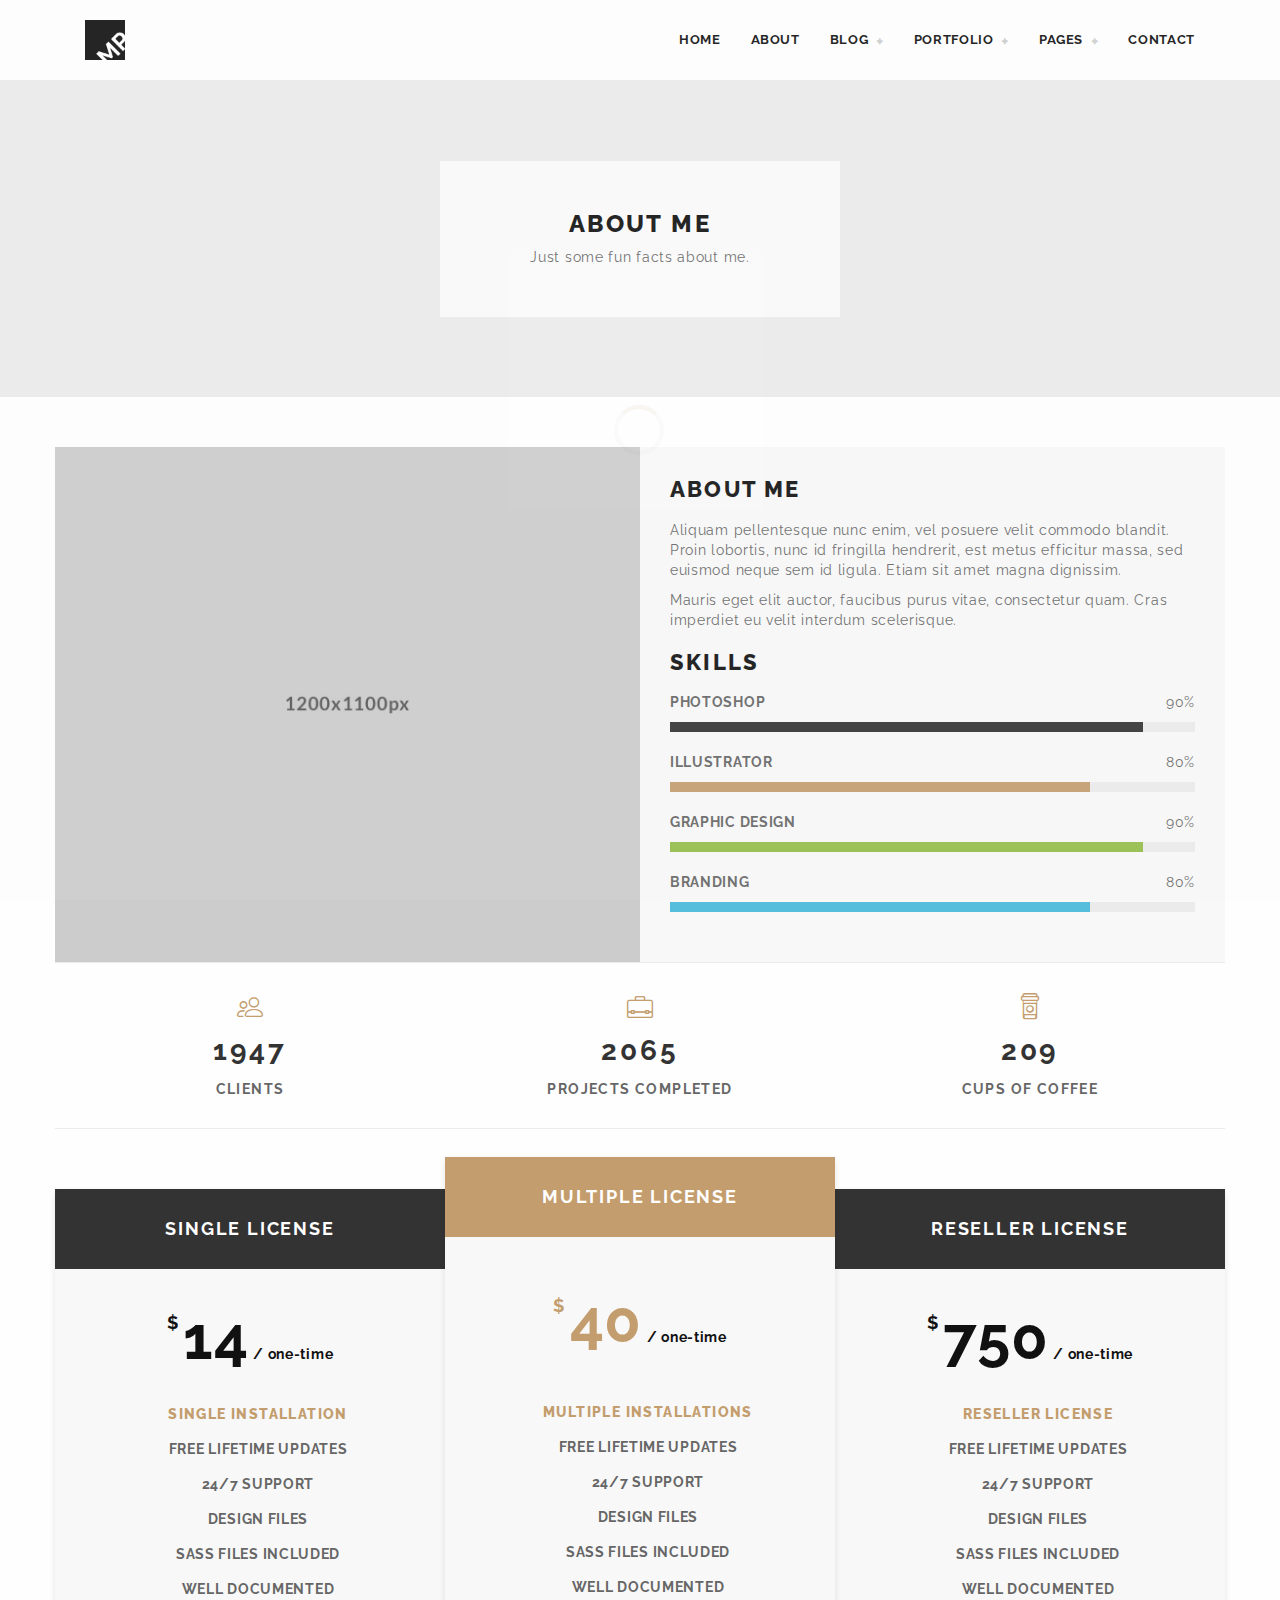
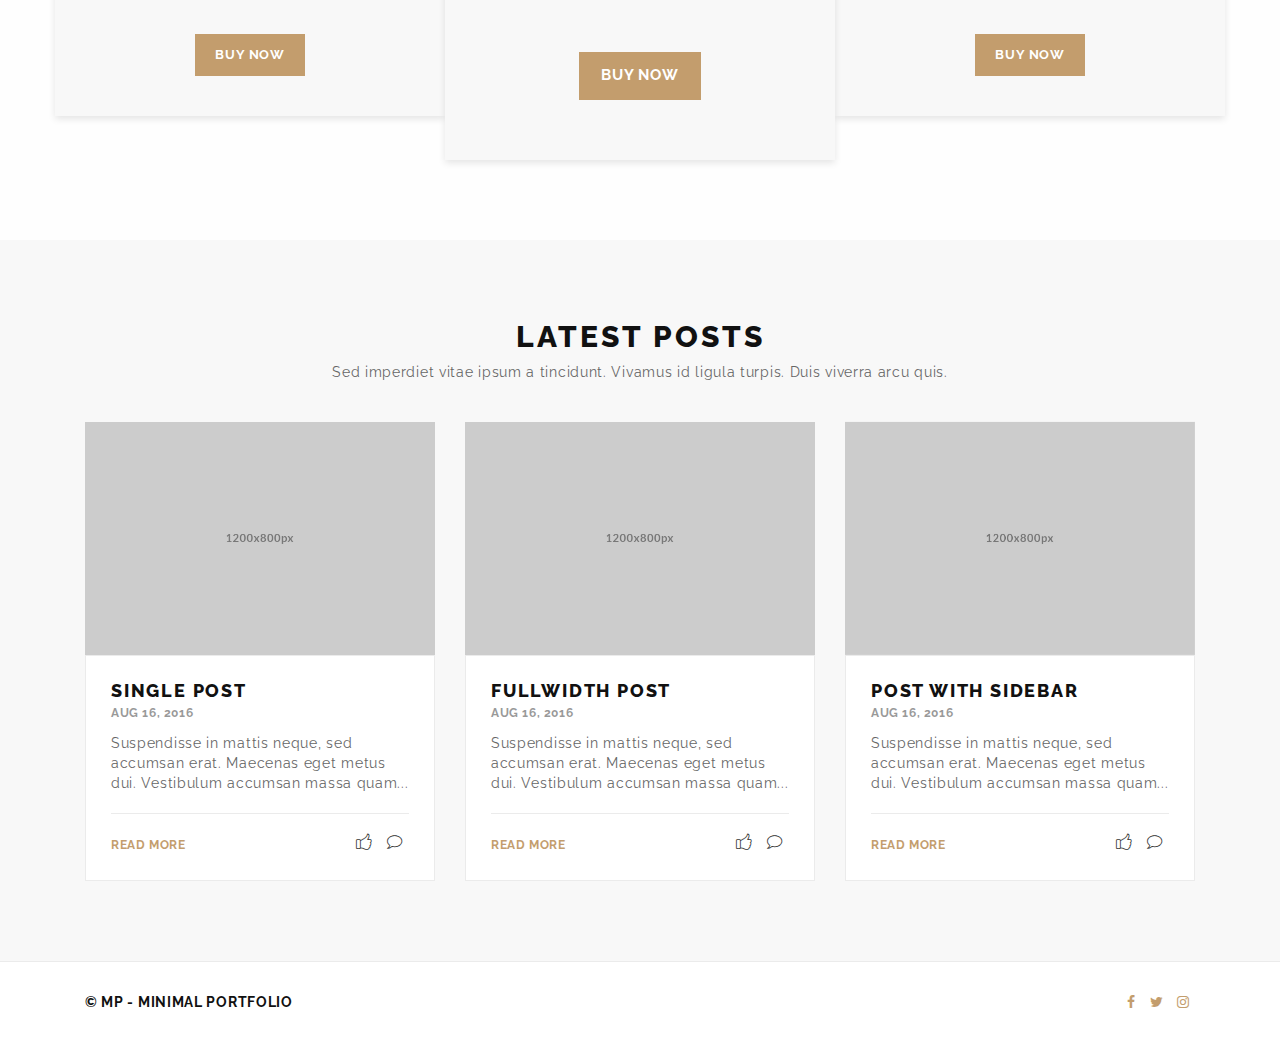
<file: about2.html>
<!DOCTYPE html>
<html lang="en">

<head>

<meta charset="utf-8">
<meta http-equiv="X-UA-Compatible" content="IE=edge">
<meta name="viewport" content="width=device-width, initial-scale=1">
<meta name="description" content="Minimal Portfolio Theme">
<meta name="keywords" content="responsive, retina ready, html5, css3, creative, portfolio, bootstrap theme" />
<meta name="author" content="KingStudio.ro">

<!-- favicon -->
<link rel="icon" href="images/favicon.png">
<!-- page title -->
<title>MP - Minimal Portfolio Theme</title>
<!-- bootstrap css -->
<link href="css/bootstrap.min.css" rel="stylesheet">
<!-- css -->
<link href="css/style.css" rel="stylesheet">
<link href="css/animate.css" rel="stylesheet">
<!-- fonts -->
<link href="https://fonts.googleapis.com/css?family=Raleway:400,700,800,900" rel="stylesheet">
<link href="css/font-awesome.min.css" rel="stylesheet" type="text/css">
<link href='fonts/FontAwesome.otf' rel='stylesheet' type='text/css'>
<link rel="stylesheet" href="css/linear-icons.css">

<!-- HTML5 shim and Respond.js for IE8 support of HTML5 elements and media queries -->
<!-- WARNING: Respond.js doesn't work if you view the page via file:// -->
<!--[if lt IE 9]>
    <script src="https://oss.maxcdn.com/html5shiv/3.7.2/html5shiv.min.js"></script>
    <script src="https://oss.maxcdn.com/respond/1.4.2/respond.min.js"></script>
<![endif]-->

</head>

<body>

<!-- preloader -->
<div id="preloader">
    <div class="spinner spinner-round"></div>
</div>
<!-- / preloader -->

<!-- header -->
<header>
    <!-- nav -->
    <nav class="navbar navbar-default">
        <div class="container">
            <div class="navbar-header">
                <button type="button" class="navbar-toggle collapsed" data-toggle="collapse" data-target=".navbar-collapse">
                <span class="sr-only">Toggle navigation</span>
                <span class="icon-bar"></span>
                <span class="icon-bar"></span>
                <span class="icon-bar"></span>
                </button>
                <a class="navbar-brand" href="index.html"><img src="images/logo.png" alt="logo"></a>
            </div><!-- / navbar-header -->
            <div class="navbar-collapse collapse">
                <ul class="nav navbar-nav">
                    <li><a href="index.html"><span>HOME</span></a></li>
                    <li><a href="about.html"><span>ABOUT</span></a></li>
                    <li class="dropdown">
                    <a href="#" class="dropdown-toggle" data-toggle="dropdown" role="button" aria-haspopup="true" aria-expanded="false"><span>BLOG</span> <span class="dropdown-icon"></span></a>
                    <ul class="dropdown-menu animated zoomIn fast">
                        <li><a href="blog.html"><span>BLOG FULLWIDTH</span></a></li>
                        <li><a href="blog-masonry.html"><span>BLOG MASONRY</span></a></li>
                        <li><a href="blog-sidebar.html"><span>BLOG SIDEBAR</span></a></li>
                        <li><a href="single-post-full.html"><span>POST FULLWIDTH</span></a></li>
                        <li><a href="single-post.html"><span>POST SIDEBAR</span></a></li>
                    </ul>
                    </li>
                    <li class="dropdown">
                    <a href="#" class="dropdown-toggle" data-toggle="dropdown" role="button" aria-haspopup="true" aria-expanded="false"><span>PORTFOLIO</span> <span class="dropdown-icon"></span></a>
                    <ul class="dropdown-menu animated zoomIn fast">
                        <li><a href="grid-2col.html"><span>GRID 2COL</span></a></li>
                        <li><a href="grid-3col.html"><span>GRID 3COL</span></a></li>
                        <li><a href="grid-4col.html"><span>GRID 4COL</span></a></li>
                        <li><a href="masonry-2col.html"><span>MASONRY 2COL</span></a></li>
                        <li><a href="masonry-3col.html"><span>MASONRY 3COL</span></a></li>
                        <li><a href="masonry-4col.html"><span>MASONRY 4COL</span></a></li>
                        <li><a href="single-project.html"><span>SINGLE PROJECT</span></a></li>
                        <li><a href="single-project-2.html"><span>SINGLE PROJECT 2</span></a></li>
                        <li><a href="single-project-3.html"><span>SINGLE PROJECT 3</span></a></li>
                    </ul>
                    </li>
                    <li class="dropdown">
                    <a href="#" class="dropdown-toggle" data-toggle="dropdown" role="button" aria-haspopup="true" aria-expanded="false"><span>PAGES</span> <span class="dropdown-icon"></span></a>
                    <ul class="dropdown-menu animated zoomIn fast">
                        <li class="active"><a href="about2.html"><span>ABOUT 2</span></a></li>
                        <li><a href="contact2.html"><span>CONTACT 2</span></a></li>
                        <li><a href="404.html"><span>404 PAGE</span></a></li>
                        <li><a href="components.html"><span>COMPONENTS</span></a></li>
                    </ul>
                    </li>
                    <li><a href="contact.html"><span>CONTACT</span></a></li>
                </ul>
            </div><!--/ nav-collapse -->
        </div><!-- / container -->
    </nav>
    <!-- / nav -->

    <!-- header-banner -->
    <div id="header-banner">
        <div class="banner-content single-page text-center">
            <div class="banner-info">
                <h1>ABOUT ME</h1>
                <p>Just some fun facts about me.</p>
            </div><!-- / banner-info -->
        </div><!-- / banner-content -->
    </div>
    <!-- / header-banner -->
</header>
<!-- / header -->

<!-- content -->

<div id="page-content" class="container">
    <div class="section-w-image">
        <div class="row">
            <div class="col-sm-6 about-me-img"><p></p></div>
            <div class="col-sm-6 col-sm-offset-6 about-description">
                <h4>ABOUT ME</h4>
                <p>Aliquam pellentesque nunc enim, vel posuere velit commodo blandit. Proin lobortis, nunc id fringilla hendrerit, est metus efficitur massa, sed euismod neque sem id ligula. Etiam sit amet magna dignissim.</p>
                <p>Mauris eget elit auctor, faucibus purus vitae, consectetur quam. Cras imperdiet eu velit interdum scelerisque.</p>

                <h4 class="space-top">SKILLS</h4>
                <p><strong>PHOTOSHOP</strong> <span class="pull-right">90%</span></p>
                <div class="progress progress-label">
                    <div class="progress-bar progress-bar-default animated first fadeInLeft" role="progressbar" aria-valuenow="90" aria-valuemin="0" aria-valuemax="100" style="width: 90%">
                    </div>
                </div><!-- / progress -->

                <p><strong>ILLUSTRATOR</strong> <span class="pull-right">80%</span></p>
                <div class="progress progress-label">
                    <div class="progress-bar progress-bar-primary animated second fadeInLeft" role="progressbar" aria-valuenow="80" aria-valuemin="0" aria-valuemax="100" style="width: 80%">
                    </div>
                </div><!-- / progress -->

                <p><strong>GRAPHIC DESIGN</strong> <span class="pull-right">90%</span></p>
                <div class="progress progress-label">
                    <div class="progress-bar progress-bar-success animated third fadeInLeft" role="progressbar" aria-valuenow="90" aria-valuemin="0" aria-valuemax="100" style="width: 90%">
                    </div>
                </div><!-- / progress -->

                <p><strong>BRANDING</strong> <span class="pull-right">80%</span></p>
                <div class="progress progress-label">
                    <div class="progress-bar progress-bar-info animated fourth fadeInLeft" role="progressbar" aria-valuenow="80" aria-valuemin="0" aria-valuemax="100" style="width: 80%">
                    </div>
                </div><!-- / progress -->

            </div><!-- / about-description -->
        </div><!-- / row -->
    </div><!-- / section-w-image -->

    <!-- facts 4 col -->
    <section id="facts">
        <div class="row">

            <!-- fact -->
            <div class="col-sm-4 text-center">
                <i class="fact-icon lnr lnr-users"></i>
                <h3 class="timer" id="clients" data-to="3745" data-speed="1500">3745</h3>
                <h5 class="fact-title">CLIENTS</h5>
            </div>
            <!-- / fact -->

            <!-- fact -->
            <div class="col-sm-4 text-center">
                <i class="fact-icon lnr lnr-briefcase"></i>
                <h3 class="timer" id="projects" data-to="5402" data-speed="2000">5402</h3>
                <h5 class="fact-title">PROJECTS COMPLETED</h5>
            </div>
            <!-- / fact -->

            <!-- fact -->
            <div class="col-sm-4 text-center">
                <i class="fact-icon lnr lnr-coffee-cup"></i>
                <h3 class="timer" id="coffee" data-to="675" data-speed="2500">675</h3>
                <h5 class="fact-title">CUPS OF COFFEE</h5>
            </div>
            <!-- / fact -->
        </div><!-- / row -->
    </section>
    <!-- / facts 4 col -->

    <!-- stacked pricing table 3col -->
    <div id="pricing">
        <div class="row stacked">
            <!-- pricing-table -->
            <div class="col-sm-4">
                <div class="pricing-table">
                    <div class="pricing-table-title">
                        <h5 class="pricing-title">SINGLE LICENSE</h5>
                    </div>
                    <div class="pricing-table-price">
                        <p>
                            <span class="pricing-currency">$</span>
                            <span class="pricing-price">14</span>
                            <span class="pricing-period">/ one-time</span>
                        </p>
                    </div>
                    <div class="pricing-table-content">
                        <ul>
                            <li><span class="text-primary">Single Installation</span></li>
                            <li>Free Lifetime Updates</li>
                            <li>24/7 Support</li>
                            <li>Design Files</li>
                            <li>SASS Files Included</li>
                            <li>Well Documented</li>
                        </ul>
                        <div class="pricing-table-button">
                            <a href="#x" class="btn btn-primary-filled"><strong>BUY NOW</strong></a>
                        </div>
                    </div>
                </div>
            </div>
            <!-- / pricing-table -->
            <!-- pricing-table -->
            <div class="col-sm-4">
                <div class="featured pricing-table">
                    <div class="pricing-table-title">
                        <h5 class="pricing-title">MULTIPLE LICENSE</h5>
                    </div>
                    <div class="pricing-table-price">
                        <p>
                            <span class="pricing-currency">$</span>
                            <span class="pricing-price">40</span>
                            <span class="pricing-period">/ one-time</span>
                        </p>
                    </div>
                    <div class="pricing-table-content">
                        <ul>
                            <li><span class="text-primary">Multiple Installations</span></li>
                            <li>Free Lifetime Updates</li>
                            <li>24/7 Support</li>
                            <li>Design Files</li>
                            <li>SASS Files Included</li>
                            <li>Well Documented</li>
                        </ul>
                        <div class="pricing-table-button">
                            <a href="#x" class="btn btn-lg btn-primary-filled"><strong>BUY NOW</strong></a>
                        </div>
                    </div>
                </div>
            </div>
            <!-- / pricing-table -->
            <!-- pricing-table -->
            <div class="col-sm-4">
                <div class="pricing-table">
                    <div class="pricing-table-title">
                        <h5 class="pricing-title">RESELLER LICENSE</h5>
                    </div>
                    <div class="pricing-table-price">
                        <p>
                            <span class="pricing-currency">$</span>
                            <span class="pricing-price">750</span>
                            <span class="pricing-period">/ one-time</span>
                        </p>
                    </div>
                    <div class="pricing-table-content">
                        <ul>
                            <li><span class="text-primary">Reseller License</span></li>
                            <li>Free Lifetime Updates</li>
                            <li>24/7 Support</li>
                            <li>Design Files</li>
                            <li>SASS Files Included</li>
                            <li>Well Documented</li>
                        </ul>
                        <div class="pricing-table-button">
                            <a href="#x" class="btn btn-primary-filled"><strong>BUY NOW</strong></a>
                        </div>
                    </div>
                </div>
            </div>
            <!-- / pricing-table -->
        </div><!-- / row -->
    </div><!-- / pricing -->
    <!-- / stacked pricing table 3col -->
</div><!-- / container -->

<!-- blog section 3col -->
<section id="blog-small">
    <div class="container">
        <div class="page-header no-margin text-center">
            <h2>LATEST POSTS</h2>
        </div>
        <p class="text-center">Sed imperdiet vitae ipsum a tincidunt. Vivamus id ligula turpis. Duis viverra arcu quis.</p>
        <div class="row">

            <!-- post-block -->
            <div class="col-sm-4">
                <div class="post-block">
                    <a href="single-post.html"><img src="images/post-img.jpg" alt=""></a>
                    <div class="small-post-text">
                        <h5><a href="single-post.html">SINGLE POST</a></h5>
                        <p class="small-post-meta">AUG 16, 2016</p>
                        <p class="space-bottom">Suspendisse in mattis neque, sed accumsan erat. Maecenas eget metus dui. Vestibulum accumsan massa quam...</p>
                        <p class="small-post-footer">
                            <a href="single-post.html">READ MORE</a>
                            <span class="post-icons pull-right">
                                <a href="#x"><i class="lnr lnr-thumbs-up"></i></a>
                                <a href="#x"><i class="lnr lnr-bubble"></i></a>
                            </span>
                        </p>
                    </div><!-- / small-post-text -->
                </div><!-- / post-block -->
            </div><!-- / col-md-4 -->
            <!-- / post-block -->

            <!-- post-block -->
            <div class="col-sm-4">
                <div class="post-block">
                    <a href="single-post-full.html"><img src="images/post-img.jpg" alt=""></a>
                    <div class="small-post-text">
                        <h5><a href="single-post-full.html">FULLWIDTH POST</a></h5>
                        <p class="small-post-meta">AUG 16, 2016</p>
                        <p class="space-bottom">Suspendisse in mattis neque, sed accumsan erat. Maecenas eget metus dui. Vestibulum accumsan massa quam...</p>
                        <p class="small-post-footer">
                            <a href="single-post-full.html">READ MORE</a>
                            <span class="post-icons pull-right">
                                <a href="#x"><i class="lnr lnr-thumbs-up"></i></a>
                                <a href="#x"><i class="lnr lnr-bubble"></i></a>
                            </span>
                        </p>
                    </div><!-- / small-post-text -->
                </div><!-- / post-block -->
            </div><!-- / col-md-4 -->
            <!-- / post-block -->

            <!-- post-block -->
            <div class="col-sm-4">
                <div class="post-block">
                    <a href="single-post.html"><img src="images/post-img.jpg" alt=""></a>
                    <div class="small-post-text">
                        <h5><a href="single-post.html">POST WITH SIDEBAR</a></h5>
                        <p class="small-post-meta">AUG 16, 2016</p>
                        <p class="space-bottom">Suspendisse in mattis neque, sed accumsan erat. Maecenas eget metus dui. Vestibulum accumsan massa quam...</p>
                        <p class="small-post-footer">
                            <a href="single-post.html">READ MORE</a>
                            <span class="post-icons pull-right">
                                <a href="#x"><i class="lnr lnr-thumbs-up"></i></a>
                                <a href="#x"><i class="lnr lnr-bubble"></i></a>
                            </span>
                        </p>
                    </div><!-- / small-post-text -->
                </div><!-- / post-block -->
            </div><!-- / col-md-4 -->
            <!-- / post-block -->

        </div><!-- / row -->
    </div><!-- / container -->
</section>
<!-- / blog section 3col -->

<!-- / content -->

<!-- footer -->
<footer>
    <div class="container">
        <p class="footer-info">© MP - MINIMAL PORTFOLIO
            <span class="social pull-right">
                <a href="#x"><i class="fa fa-facebook"></i></a>
                <a href="#x"><i class="fa fa-twitter"></i></a>
                <a href="#x"><i class="fa fa-instagram"></i></a>
            </span>
        </p>
    </div><!-- / container -->
</footer>
<!-- / footer -->

<!-- javascript -->
<script src="js/jquery.min.js"></script>
<script src="js/bootstrap.min.js"></script>
<script src="js/jquery.easing.min.js"></script>

<!-- facts counter -->
<script src="js/jquery.countTo.js"></script>
 <script type="text/javascript">
      $('.timer').countTo({
        refreshInterval: 60,
        formatter: function (value, options) {
          return value.toFixed(options.decimals);
        },
      });
</script>
<!-- / facts counter -->

<!-- preloader -->
<script src="js/preloader.js"></script>
<!-- / preloader -->

<!-- / javascript -->
</body>

</html>
</file>
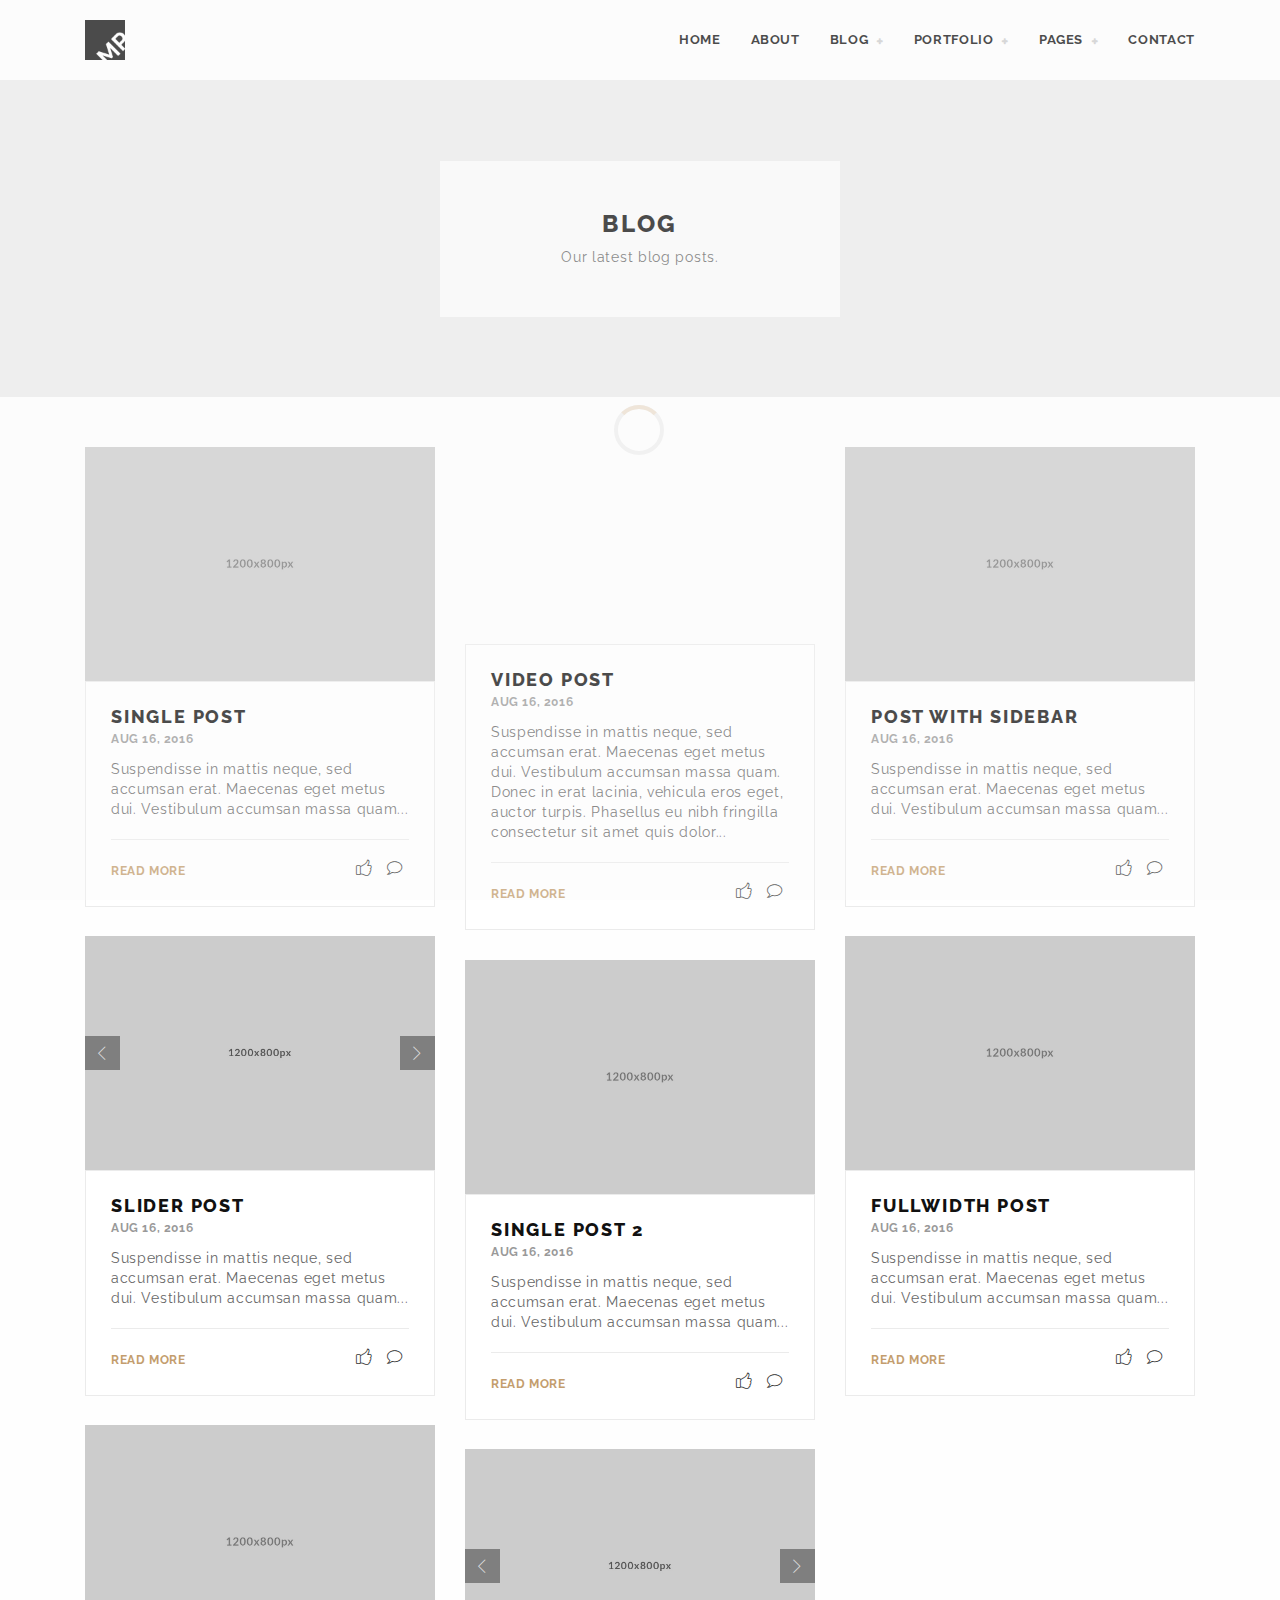
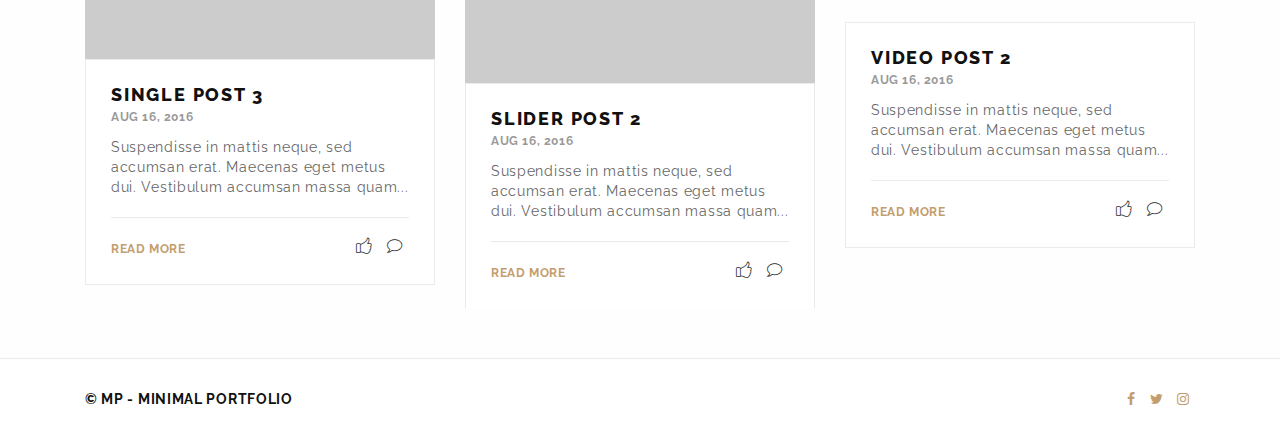
<file: blog-masonry.html>
<!DOCTYPE html>
<html lang="en">

<head>

<meta charset="utf-8">
<meta http-equiv="X-UA-Compatible" content="IE=edge">
<meta name="viewport" content="width=device-width, initial-scale=1">
<meta name="description" content="Minimal Portfolio Theme">
<meta name="keywords" content="responsive, retina ready, html5, css3, creative, portfolio, bootstrap theme" />
<meta name="author" content="KingStudio.ro">

<!-- favicon -->
<link rel="icon" href="images/favicon.png">
<!-- page title -->
<title>MP - Minimal Portfolio Theme</title>
<!-- bootstrap css -->
<link href="css/bootstrap.min.css" rel="stylesheet">
<!-- css -->
<link href="css/style.css" rel="stylesheet">
<link href="css/animate.css" rel="stylesheet">
<!-- fonts -->
<link href="https://fonts.googleapis.com/css?family=Raleway:400,700,800,900" rel="stylesheet">
<link href="css/font-awesome.min.css" rel="stylesheet" type="text/css">
<link href='fonts/FontAwesome.otf' rel='stylesheet' type='text/css'>
<link rel="stylesheet" href="css/linear-icons.css">

<!-- HTML5 shim and Respond.js for IE8 support of HTML5 elements and media queries -->
<!-- WARNING: Respond.js doesn't work if you view the page via file:// -->
<!--[if lt IE 9]>
    <script src="https://oss.maxcdn.com/html5shiv/3.7.2/html5shiv.min.js"></script>
    <script src="https://oss.maxcdn.com/respond/1.4.2/respond.min.js"></script>
<![endif]-->

</head>

<body>

<!-- preloader -->
<div id="preloader">
    <div class="spinner spinner-round"></div>
</div>
<!-- / preloader -->

<!-- header -->
<header>
    <!-- nav -->
    <nav class="navbar navbar-default">
        <div class="container">
            <div class="navbar-header">
                <button type="button" class="navbar-toggle collapsed" data-toggle="collapse" data-target=".navbar-collapse">
                <span class="sr-only">Toggle navigation</span>
                <span class="icon-bar"></span>
                <span class="icon-bar"></span>
                <span class="icon-bar"></span>
                </button>
                <a class="navbar-brand" href="index.html"><img src="images/logo.png" alt="logo"></a>
            </div><!-- / navbar-header -->
            <div class="navbar-collapse collapse">
                <ul class="nav navbar-nav">
                    <li><a href="index.html"><span>HOME</span></a></li>
                    <li><a href="about.html"><span>ABOUT</span></a></li>
                    <li class="dropdown">
                    <a href="#" class="dropdown-toggle" data-toggle="dropdown" role="button" aria-haspopup="true" aria-expanded="false"><span>BLOG</span> <span class="dropdown-icon"></span></a>
                    <ul class="dropdown-menu animated zoomIn fast">
                        <li><a href="blog.html"><span>BLOG FULLWIDTH</span></a></li>
                        <li class="active"><a href="blog-masonry.html"><span>BLOG MASONRY</span></a></li>
                        <li><a href="blog-sidebar.html"><span>BLOG SIDEBAR</span></a></li>
                        <li><a href="single-post-full.html"><span>POST FULLWIDTH</span></a></li>
                        <li><a href="single-post.html"><span>POST SIDEBAR</span></a></li>
                    </ul>
                    </li>
                    <li class="dropdown">
                    <a href="#" class="dropdown-toggle" data-toggle="dropdown" role="button" aria-haspopup="true" aria-expanded="false"><span>PORTFOLIO</span> <span class="dropdown-icon"></span></a>
                    <ul class="dropdown-menu animated zoomIn fast">
                        <li><a href="grid-2col.html"><span>GRID 2COL</span></a></li>
                        <li><a href="grid-3col.html"><span>GRID 3COL</span></a></li>
                        <li><a href="grid-4col.html"><span>GRID 4COL</span></a></li>
                        <li><a href="masonry-2col.html"><span>MASONRY 2COL</span></a></li>
                        <li><a href="masonry-3col.html"><span>MASONRY 3COL</span></a></li>
                        <li><a href="masonry-4col.html"><span>MASONRY 4COL</span></a></li>
                        <li><a href="single-project.html"><span>SINGLE PROJECT</span></a></li>
                        <li><a href="single-project-2.html"><span>SINGLE PROJECT 2</span></a></li>
                        <li><a href="single-project-3.html"><span>SINGLE PROJECT 3</span></a></li>
                    </ul>
                    </li>
                    <li class="dropdown">
                    <a href="#" class="dropdown-toggle" data-toggle="dropdown" role="button" aria-haspopup="true" aria-expanded="false"><span>PAGES</span> <span class="dropdown-icon"></span></a>
                    <ul class="dropdown-menu animated zoomIn fast">
                        <li><a href="about2.html"><span>ABOUT 2</span></a></li>
                        <li><a href="contact2.html"><span>CONTACT 2</span></a></li>
                        <li><a href="404.html"><span>404 PAGE</span></a></li>
                        <li><a href="components.html"><span>COMPONENTS</span></a></li>
                    </ul>
                    </li>
                    <li><a href="contact.html"><span>CONTACT</span></a></li>
                </ul>
            </div><!--/ nav-collapse -->
        </div><!-- / container -->
    </nav>
    <!-- / nav -->

    <!-- header-banner -->
    <div id="header-banner">
        <div class="banner-content single-page text-center">
            <div class="banner-info">
                <h1>BLOG</h1>
                <p>Our latest blog posts.</p>
            </div><!-- / banner-info -->
        </div><!-- / banner-content -->
    </div>
    <!-- / header-banner -->
</header>
<!-- / header -->

<!-- content -->

<!-- blog section 3col masonry -->
<section id="blog-masonry">
    <div class="container">
        <div id="grid" class="row">

            <!-- post-block -->
            <div class="col-sm-4">
                <div class="post-block">
                    <a href="single-post.html"><img src="images/post-img.jpg" alt=""></a>
                    <div class="small-post-text">
                        <h5><a href="single-post.html">SINGLE POST</a></h5>
                        <p class="small-post-meta">AUG 16, 2016</p>
                        <p class="space-bottom">Suspendisse in mattis neque, sed accumsan erat. Maecenas eget metus dui. Vestibulum accumsan massa quam...</p>
                        <p class="small-post-footer">
                            <a href="single-post.html">READ MORE</a>
                            <span class="post-icons pull-right">
                                <a href="#x"><i class="lnr lnr-thumbs-up"></i></a>
                                <a href="#x"><i class="lnr lnr-bubble"></i></a>
                            </span>
                        </p>
                    </div><!-- / small-post-text -->
                </div><!-- / post-block -->
            </div><!-- / col-md-4 -->
            <!-- / post-block -->

            <!-- post-block -->
            <div class="col-sm-4">
                <div class="post-block">
                    <div class="embed-responsive embed-responsive-16by9">
                        <iframe src="https://player.vimeo.com/video/47845783" allowfullscreen></iframe>
                    </div>
                    <div class="small-post-text">
                        <h5><a href="single-post-full.html">VIDEO POST</a></h5>
                        <p class="small-post-meta">AUG 16, 2016</p>
                        <p class="space-bottom">Suspendisse in mattis neque, sed accumsan erat. Maecenas eget metus dui. Vestibulum accumsan massa quam. Donec in erat lacinia, vehicula eros eget, auctor turpis. Phasellus eu nibh fringilla consectetur sit amet quis dolor...</p>
                        <p class="small-post-footer">
                            <a href="single-post-full.html">READ MORE</a>
                            <span class="post-icons pull-right">
                                <a href="#x"><i class="lnr lnr-thumbs-up"></i></a>
                                <a href="#x"><i class="lnr lnr-bubble"></i></a>
                            </span>
                        </p>
                    </div><!-- / small-post-text -->
                </div><!-- / post-block -->
            </div><!-- / col-md-4 -->
            <!-- / post-block -->

            <!-- post-block -->
            <div class="col-sm-4">
                <div class="post-block">
                    <a href="single-post.html"><img src="images/post-img.jpg" alt=""></a>
                    <div class="small-post-text">
                        <h5><a href="single-post.html">POST WITH SIDEBAR</a></h5>
                        <p class="small-post-meta">AUG 16, 2016</p>
                        <p class="space-bottom">Suspendisse in mattis neque, sed accumsan erat. Maecenas eget metus dui. Vestibulum accumsan massa quam...</p>
                        <p class="small-post-footer">
                            <a href="single-post.html">READ MORE</a>
                            <span class="post-icons pull-right">
                                <a href="#x"><i class="lnr lnr-thumbs-up"></i></a>
                                <a href="#x"><i class="lnr lnr-bubble"></i></a>
                            </span>
                        </p>
                    </div><!-- / small-post-text -->
                </div><!-- / post-block -->
            </div><!-- / col-md-4 -->
            <!-- / post-block -->

            <!-- post-block -->
            <div class="col-sm-4">
                <div class="post-block slider">
                    <div id="blog-carousel" class="carousel slide" data-ride="carousel">
                        <!-- wrapper for slides -->
                        <div class="carousel-inner" role="listbox">
                            <div class="item active">
                                <img src="images/blog-post.jpg" alt="">
                            </div>
                            <div class="item">
                                <img src="images/blog-post.jpg" alt="">
                            </div>
                            <div class="item">
                                <img src="images/blog-post.jpg" alt="">
                            </div>
                        </div>
                        <!-- / wrapper for slides -->

                        <!-- controls -->
                        <a class="left carousel-control" href="#blog-carousel" role="button" data-slide="prev">
                            <span class="lnr lnr-chevron-left" aria-hidden="true"></span>
                        </a>
                        <a class="right carousel-control" href="#blog-carousel" role="button" data-slide="next">
                            <span class="lnr lnr-chevron-right" aria-hidden="true"></span>
                        </a>
                        <!-- / controls -->

                    </div><!-- / blog-carousel -->
                    <div class="small-post-text">
                        <h5><a href="single-post.html">SLIDER POST</a></h5>
                        <p class="small-post-meta">AUG 16, 2016</p>
                        <p class="space-bottom">Suspendisse in mattis neque, sed accumsan erat. Maecenas eget metus dui. Vestibulum accumsan massa quam...</p>
                        <p class="small-post-footer">
                            <a href="single-post.html">READ MORE</a>
                            <span class="post-icons pull-right">
                                <a href="#x"><i class="lnr lnr-thumbs-up"></i></a>
                                <a href="#x"><i class="lnr lnr-bubble"></i></a>
                            </span>
                        </p>
                    </div><!-- / small-post-text -->
                </div><!-- / post-block -->
            </div><!-- / col-md-4 -->
            <!-- / post-block -->

            <!-- post-block -->
            <div class="col-sm-4">
                <div class="post-block">
                    <a href="single-post-full.html"><img src="images/post-img.jpg" alt=""></a>
                    <div class="small-post-text">
                        <h5><a href="single-post-full.html">FULLWIDTH POST</a></h5>
                        <p class="small-post-meta">AUG 16, 2016</p>
                        <p class="space-bottom">Suspendisse in mattis neque, sed accumsan erat. Maecenas eget metus dui. Vestibulum accumsan massa quam...</p>
                        <p class="small-post-footer">
                            <a href="single-post-full.html">READ MORE</a>
                            <span class="post-icons pull-right">
                                <a href="#x"><i class="lnr lnr-thumbs-up"></i></a>
                                <a href="#x"><i class="lnr lnr-bubble"></i></a>
                            </span>
                        </p>
                    </div><!-- / small-post-text -->
                </div><!-- / post-block -->
            </div><!-- / col-md-4 -->
            <!-- / post-block -->

            <!-- post-block -->
            <div class="col-sm-4">
                <div class="post-block">
                    <a href="single-post.html"><img src="images/post-img.jpg" alt=""></a>
                    <div class="small-post-text">
                        <h5><a href="single-post.html">SINGLE POST 2</a></h5>
                        <p class="small-post-meta">AUG 16, 2016</p>
                        <p class="space-bottom">Suspendisse in mattis neque, sed accumsan erat. Maecenas eget metus dui. Vestibulum accumsan massa quam...</p>
                        <p class="small-post-footer">
                            <a href="single-post.html">READ MORE</a>
                            <span class="post-icons pull-right">
                                <a href="#x"><i class="lnr lnr-thumbs-up"></i></a>
                                <a href="#x"><i class="lnr lnr-bubble"></i></a>
                            </span>
                        </p>
                    </div><!-- / small-post-text -->
                </div><!-- / post-block -->
            </div><!-- / col-md-4 -->
            <!-- / post-block -->

            <!-- post-block -->
            <div class="col-sm-4">
                <div class="post-block slider">
                    <a href="single-post.html"><img src="images/post-img.jpg" alt=""></a>
                    <div class="small-post-text">
                        <h5><a href="single-post.html">SINGLE POST 3</a></h5>
                        <p class="small-post-meta">AUG 16, 2016</p>
                        <p class="space-bottom">Suspendisse in mattis neque, sed accumsan erat. Maecenas eget metus dui. Vestibulum accumsan massa quam...</p>
                        <p class="small-post-footer">
                            <a href="single-post.html">READ MORE</a>
                            <span class="post-icons pull-right">
                                <a href="#x"><i class="lnr lnr-thumbs-up"></i></a>
                                <a href="#x"><i class="lnr lnr-bubble"></i></a>
                            </span>
                        </p>
                    </div><!-- / small-post-text -->
                </div><!-- / post-block -->
            </div><!-- / col-md-4 -->
            <!-- / post-block -->

            <!-- post-block -->
            <div class="col-sm-4">
                <div class="post-block slider">
                    <div class="embed-responsive embed-responsive-16by9">
                        <iframe src="https://player.vimeo.com/video/78245147?&title=0&byline=0" allowfullscreen></iframe>
                    </div>
                    <div class="small-post-text">
                        <h5><a href="single-post.html">VIDEO POST 2</a></h5>
                        <p class="small-post-meta">AUG 16, 2016</p>
                        <p class="space-bottom">Suspendisse in mattis neque, sed accumsan erat. Maecenas eget metus dui. Vestibulum accumsan massa quam...</p>
                        <p class="small-post-footer">
                            <a href="single-post.html">READ MORE</a>
                            <span class="post-icons pull-right">
                                <a href="#x"><i class="lnr lnr-thumbs-up"></i></a>
                                <a href="#x"><i class="lnr lnr-bubble"></i></a>
                            </span>
                        </p>
                    </div><!-- / small-post-text -->
                </div><!-- / post-block -->
            </div><!-- / col-md-4 -->
            <!-- / post-block -->

            <!-- post-block -->
            <div class="col-sm-4">
                <div class="post-block slider">
                    <div id="blog-carousel-2" class="carousel slide" data-ride="carousel">
                        <!-- wrapper for slides -->
                        <div class="carousel-inner" role="listbox">
                            <div class="item active">
                                <img src="images/blog-post.jpg" alt="">
                            </div>
                            <div class="item">
                                <img src="images/blog-post.jpg" alt="">
                            </div>
                            <div class="item">
                                <img src="images/blog-post.jpg" alt="">
                            </div>
                        </div>
                        <!-- / wrapper for slides -->

                        <!-- controls -->
                        <a class="left carousel-control" href="#blog-carousel-2" role="button" data-slide="prev">
                            <span class="lnr lnr-chevron-left" aria-hidden="true"></span>
                        </a>
                        <a class="right carousel-control" href="#blog-carousel-2" role="button" data-slide="next">
                            <span class="lnr lnr-chevron-right" aria-hidden="true"></span>
                        </a>
                        <!-- / controls -->

                    </div><!-- / blog-carousel -->
                    <div class="small-post-text">
                        <h5><a href="single-post.html">SLIDER POST 2</a></h5>
                        <p class="small-post-meta">AUG 16, 2016</p>
                        <p class="space-bottom">Suspendisse in mattis neque, sed accumsan erat. Maecenas eget metus dui. Vestibulum accumsan massa quam...</p>
                        <p class="small-post-footer">
                            <a href="single-post.html">READ MORE</a>
                            <span class="post-icons pull-right">
                                <a href="#x"><i class="lnr lnr-thumbs-up"></i></a>
                                <a href="#x"><i class="lnr lnr-bubble"></i></a>
                            </span>
                        </p>
                    </div><!-- / small-post-text -->
                </div><!-- / post-block -->
            </div><!-- / col-md-4 -->
            <!-- / post-block -->

        </div><!-- / row -->
    </div><!-- / container -->
</section>
<!-- / blog section 3col -->

<!-- / content -->

<!-- footer -->
<footer>
    <div class="container">
        <p class="footer-info">© MP - MINIMAL PORTFOLIO
            <span class="social pull-right">
                <a href="#x"><i class="fa fa-facebook"></i></a>
                <a href="#x"><i class="fa fa-twitter"></i></a>
                <a href="#x"><i class="fa fa-instagram"></i></a>
            </span>
        </p>
    </div><!-- / container -->
</footer>
<!-- / footer -->

<!-- javascript -->
<script src="js/jquery.min.js"></script>
<script src="js/bootstrap.min.js"></script>

<!-- grid-resizer -->
<script src="js/jquery.shuffle.min.js"></script>
<script src="js/custom.js"></script>
<!-- / grid-resizer -->

<!-- preloader -->
<script src="js/preloader.js"></script>
<!-- / preloader -->

<!-- / javascript -->
</body>

</html>
</file>
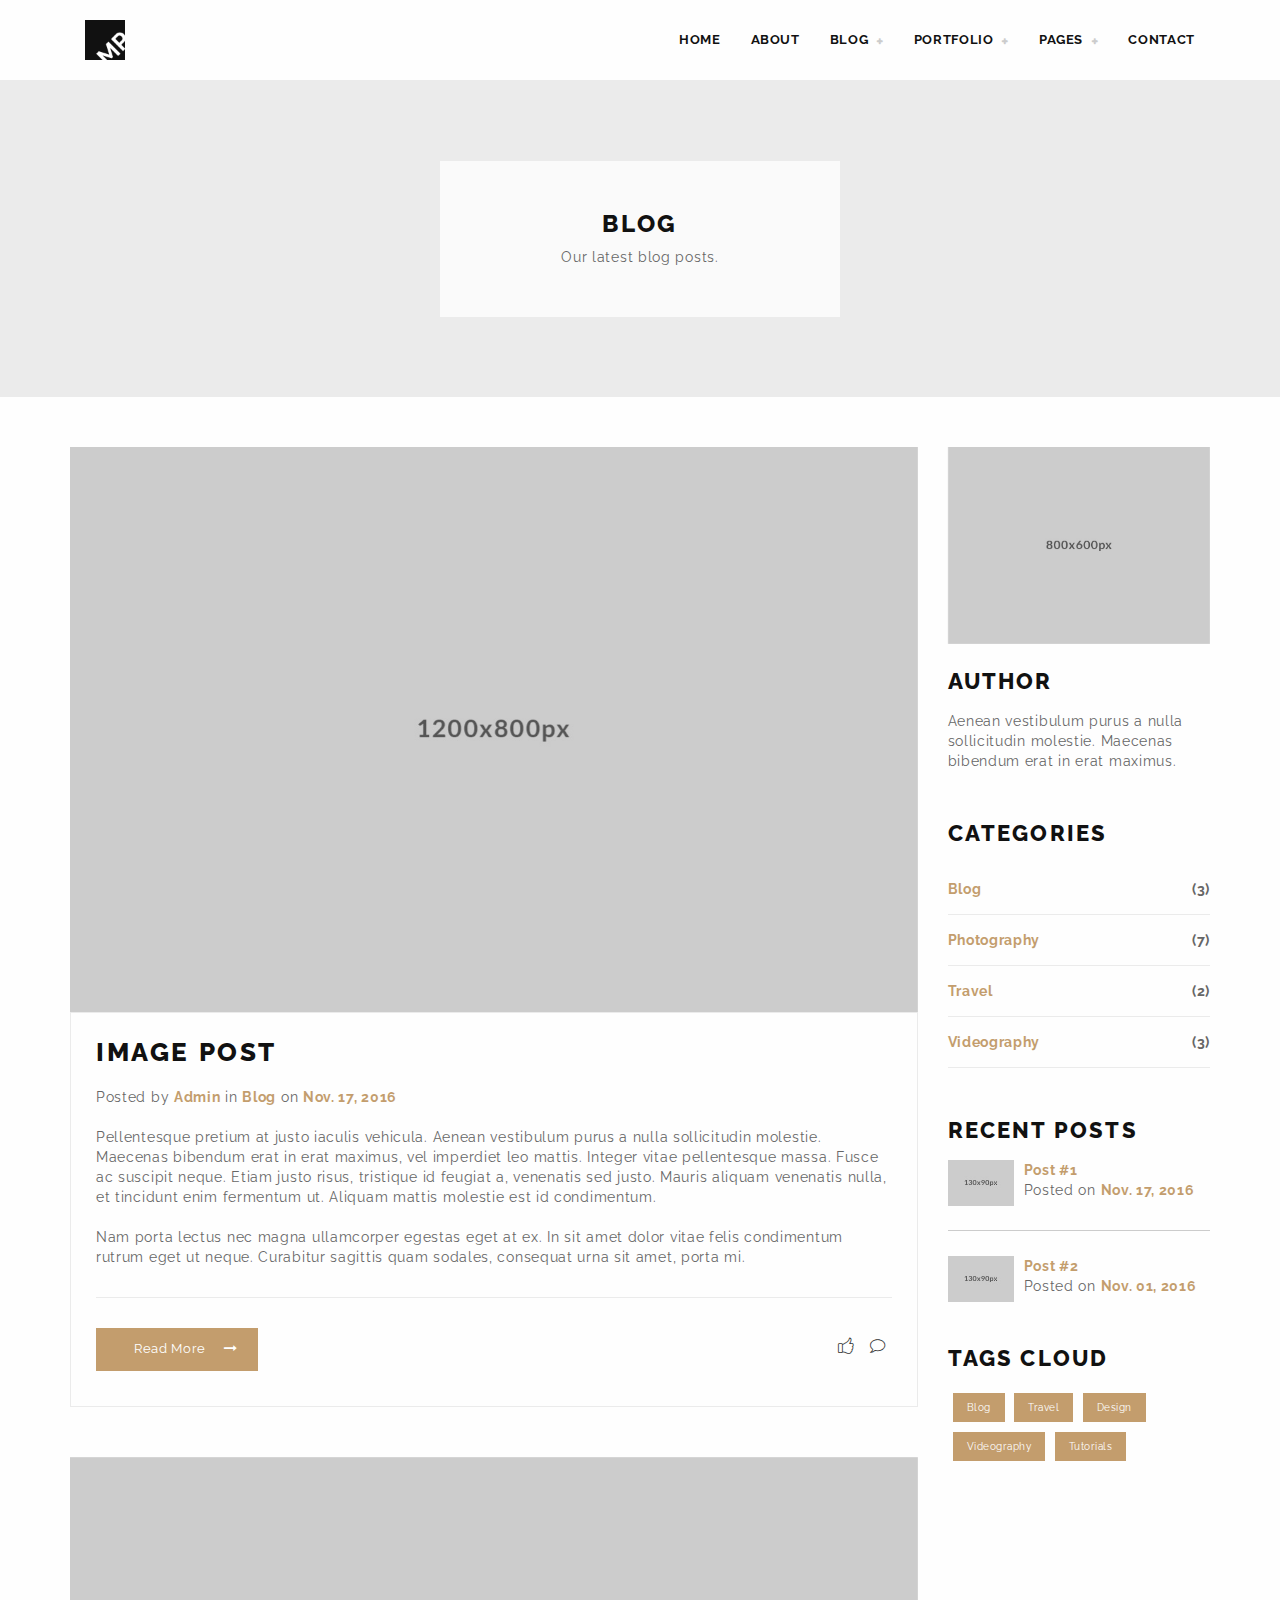
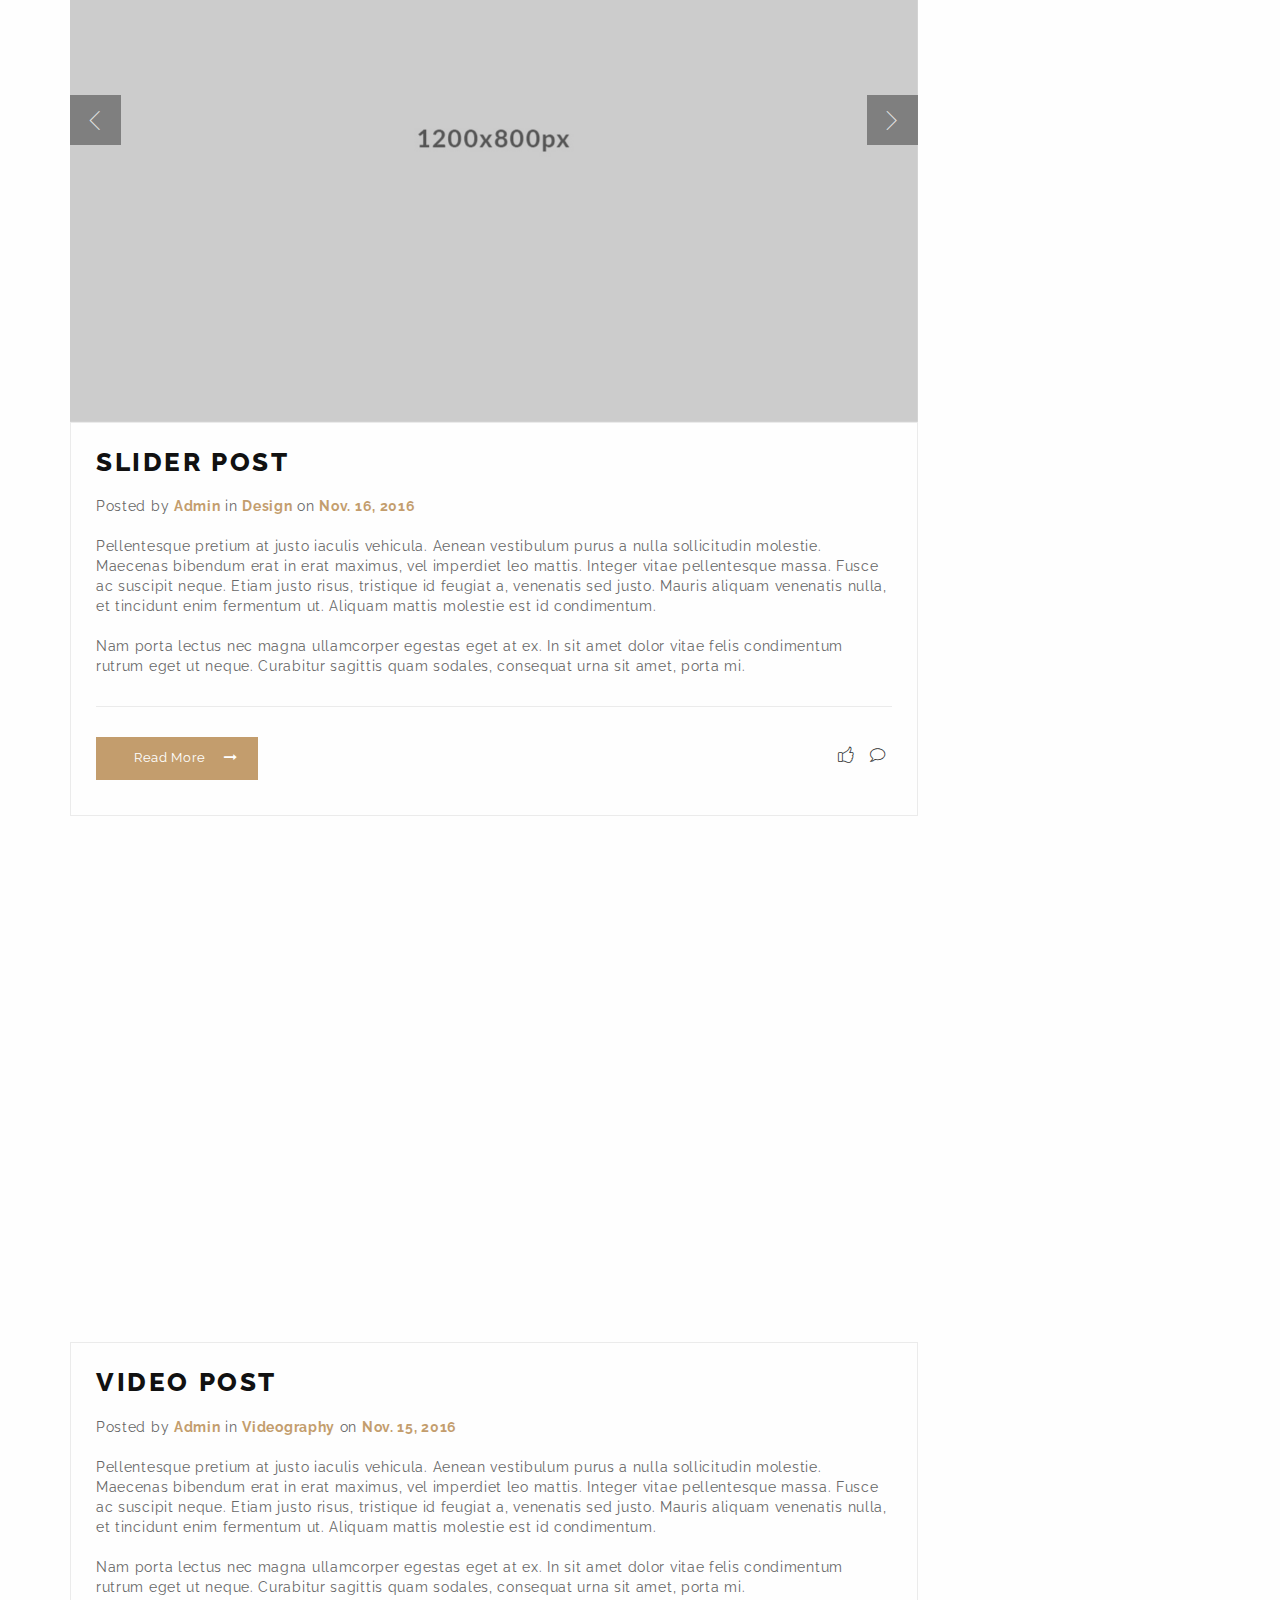
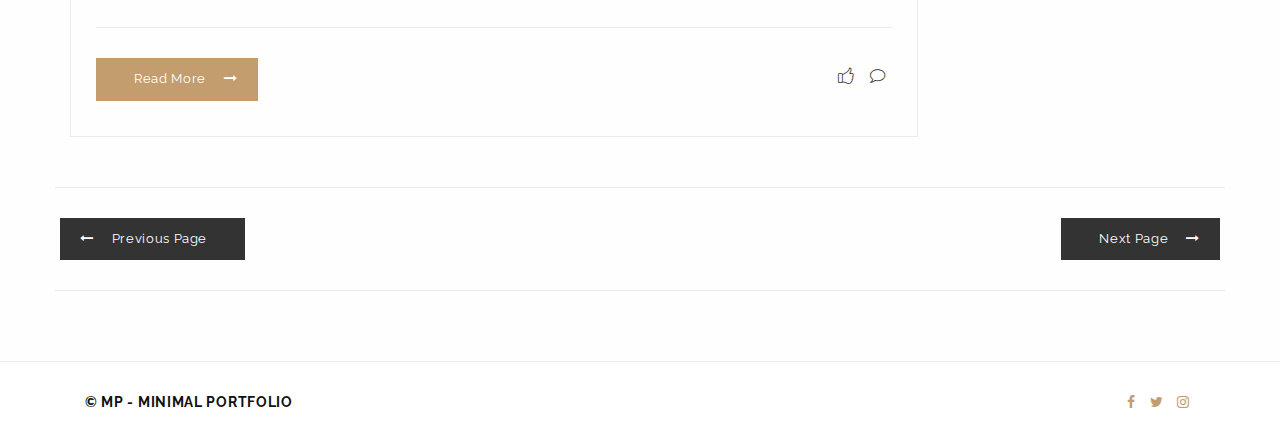
<file: blog-sidebar.html>
<!DOCTYPE html>
<html lang="en">

<head>

<meta charset="utf-8">
<meta http-equiv="X-UA-Compatible" content="IE=edge">
<meta name="viewport" content="width=device-width, initial-scale=1">
<meta name="description" content="Minimal Portfolio Theme">
<meta name="keywords" content="responsive, retina ready, html5, css3, creative, portfolio, bootstrap theme" />
<meta name="author" content="KingStudio.ro">

<!-- favicon -->
<link rel="icon" href="images/favicon.png">
<!-- page title -->
<title>MP - Minimal Portfolio Theme</title>
<!-- bootstrap css -->
<link href="css/bootstrap.min.css" rel="stylesheet">
<!-- css -->
<link href="css/style.css" rel="stylesheet">
<link href="css/animate.css" rel="stylesheet">
<!-- fonts -->
<link href="https://fonts.googleapis.com/css?family=Raleway:400,700,800,900" rel="stylesheet">
<link href="css/font-awesome.min.css" rel="stylesheet" type="text/css">
<link href='fonts/FontAwesome.otf' rel='stylesheet' type='text/css'>
<link rel="stylesheet" href="css/linear-icons.css">

<!-- HTML5 shim and Respond.js for IE8 support of HTML5 elements and media queries -->
<!-- WARNING: Respond.js doesn't work if you view the page via file:// -->
<!--[if lt IE 9]>
    <script src="https://oss.maxcdn.com/html5shiv/3.7.2/html5shiv.min.js"></script>
    <script src="https://oss.maxcdn.com/respond/1.4.2/respond.min.js"></script>
<![endif]-->

</head>

<body>

<!-- preloader -->
<div id="preloader">
    <div class="spinner spinner-round"></div>
</div>
<!-- / preloader -->

<!-- header -->
<header>
    <!-- nav -->
    <nav class="navbar navbar-default">
        <div class="container">
            <div class="navbar-header">
                <button type="button" class="navbar-toggle collapsed" data-toggle="collapse" data-target=".navbar-collapse">
                <span class="sr-only">Toggle navigation</span>
                <span class="icon-bar"></span>
                <span class="icon-bar"></span>
                <span class="icon-bar"></span>
                </button>
                <a class="navbar-brand" href="index.html"><img src="images/logo.png" alt="logo"></a>
            </div><!-- / navbar-header -->
            <div class="navbar-collapse collapse">
                <ul class="nav navbar-nav">
                    <li><a href="index.html"><span>HOME</span></a></li>
                    <li><a href="about.html"><span>ABOUT</span></a></li>
                    <li class="dropdown">
                    <a href="#" class="dropdown-toggle" data-toggle="dropdown" role="button" aria-haspopup="true" aria-expanded="false"><span>BLOG</span> <span class="dropdown-icon"></span></a>
                    <ul class="dropdown-menu animated zoomIn fast">
                        <li><a href="blog.html"><span>BLOG FULLWIDTH</span></a></li>
                        <li><a href="blog-masonry.html"><span>BLOG MASONRY</span></a></li>
                        <li class="active"><a href="blog-sidebar.html"><span>BLOG SIDEBAR</span></a></li>
                        <li><a href="single-post-full.html"><span>POST FULLWIDTH</span></a></li>
                        <li><a href="single-post.html"><span>POST SIDEBAR</span></a></li>
                    </ul>
                    </li>
                    <li class="dropdown">
                    <a href="#" class="dropdown-toggle" data-toggle="dropdown" role="button" aria-haspopup="true" aria-expanded="false"><span>PORTFOLIO</span> <span class="dropdown-icon"></span></a>
                    <ul class="dropdown-menu animated zoomIn fast">
                        <li><a href="grid-2col.html"><span>GRID 2COL</span></a></li>
                        <li><a href="grid-3col.html"><span>GRID 3COL</span></a></li>
                        <li><a href="grid-4col.html"><span>GRID 4COL</span></a></li>
                        <li><a href="masonry-2col.html"><span>MASONRY 2COL</span></a></li>
                        <li><a href="masonry-3col.html"><span>MASONRY 3COL</span></a></li>
                        <li><a href="masonry-4col.html"><span>MASONRY 4COL</span></a></li>
                        <li><a href="single-project.html"><span>SINGLE PROJECT</span></a></li>
                        <li><a href="single-project-2.html"><span>SINGLE PROJECT 2</span></a></li>
                        <li><a href="single-project-3.html"><span>SINGLE PROJECT 3</span></a></li>
                    </ul>
                    </li>
                    <li class="dropdown">
                    <a href="#" class="dropdown-toggle" data-toggle="dropdown" role="button" aria-haspopup="true" aria-expanded="false"><span>PAGES</span> <span class="dropdown-icon"></span></a>
                    <ul class="dropdown-menu animated zoomIn fast">
                        <li><a href="about2.html"><span>ABOUT 2</span></a></li>
                        <li><a href="contact2.html"><span>CONTACT 2</span></a></li>
                        <li><a href="404.html"><span>404 PAGE</span></a></li>
                        <li><a href="components.html"><span>COMPONENTS</span></a></li>
                    </ul>
                    </li>
                    <li><a href="contact.html"><span>CONTACT</span></a></li>
                </ul>
            </div><!--/ nav-collapse -->
        </div><!-- / container -->
    </nav>
    <!-- / nav -->

    <!-- header-banner -->
    <div id="header-banner">
        <div class="banner-content single-page text-center">
            <div class="banner-info">
                <h1>BLOG</h1>
                <p>Our latest blog posts.</p>
            </div><!-- / banner-info -->
        </div><!-- / banner-content -->
    </div>
    <!-- / header-banner -->
</header>
<!-- / header -->

<!-- content -->

<div id="page-content" class="container">
    <!-- blog content + sidebar -->
    <section id="blog">
        <div class="row">
            <!-- blog content area -->
            <div class="col-sm-8 col-md-9">
                <div class="blog block post-content-area">
                    <img src="images/blog-post.jpg" alt="">
                    <div class="post-info-box">
                        <h3>IMAGE POST</h3>
                        <p class="post-meta">Posted by <a href="#">Admin</a> in <a href="#">Blog</a> on <a href="#">Nov. 17, 2016</a></p>
                        <p>Pellentesque pretium at justo iaculis vehicula. Aenean vestibulum purus a nulla sollicitudin molestie. Maecenas bibendum erat in erat maximus, vel imperdiet leo mattis. Integer vitae pellentesque massa. Fusce ac suscipit neque. Etiam justo risus, tristique id feugiat a, venenatis sed justo. Mauris aliquam venenatis nulla, et tincidunt enim fermentum ut. Aliquam mattis molestie est id condimentum.</p>
                        <p>Nam porta lectus nec magna ullamcorper egestas eget at ex. In sit amet dolor vitae felis condimentum rutrum eget ut neque. Curabitur sagittis quam sodales, consequat urna sit amet, porta mi.</p>
                        <p class="blog-post-footer">
                            <a href="single-post.html" class="btn btn-primary-filled"><span>Read More</span><i class="fa fa-long-arrow-right"></i></a>
                            <span class="post-icons pull-right">
                                <a href="#x"><i class="lnr lnr-thumbs-up"></i></a>
                                <a href="#x"><i class="lnr lnr-bubble"></i></a>
                            </span>
                        </p><!-- / blog-post-footer -->
                    </div><!-- / post-info-box -->
                </div><!-- / blog-block -->

                <div class="space-50">&nbsp;</div>

                <div class="blog block post-content-area">
                    <div id="blog-carousel" class="carousel slide" data-ride="carousel">
                        <!-- wrapper for slides -->
                        <div class="carousel-inner" role="listbox">
                            <div class="item active">
                                <img src="images/blog-post.jpg" alt="">
                            </div>
                            <div class="item">
                                <img src="images/blog-post.jpg" alt="">
                            </div>
                            <div class="item">
                                <img src="images/blog-post.jpg" alt="">
                            </div>
                        </div>
                        <!-- / wrapper for slides -->

                        <!-- controls -->
                        <a class="left carousel-control" href="#blog-carousel" role="button" data-slide="prev">
                            <span class="lnr lnr-chevron-left" aria-hidden="true"></span>
                        </a>
                        <a class="right carousel-control" href="#blog-carousel" role="button" data-slide="next">
                            <span class="lnr lnr-chevron-right" aria-hidden="true"></span>
                        </a>
                        <!-- / controls -->

                    </div><!-- / blog-carousel -->
                    <div class="post-info-box">
                        <h3>SLIDER POST</h3>
                        <p class="post-meta">Posted by <a href="#">Admin</a> in <a href="#">Design</a> on <a href="#">Nov. 16, 2016</a></p>
                        <p>Pellentesque pretium at justo iaculis vehicula. Aenean vestibulum purus a nulla sollicitudin molestie. Maecenas bibendum erat in erat maximus, vel imperdiet leo mattis. Integer vitae pellentesque massa. Fusce ac suscipit neque. Etiam justo risus, tristique id feugiat a, venenatis sed justo. Mauris aliquam venenatis nulla, et tincidunt enim fermentum ut. Aliquam mattis molestie est id condimentum.</p>
                        <p>Nam porta lectus nec magna ullamcorper egestas eget at ex. In sit amet dolor vitae felis condimentum rutrum eget ut neque. Curabitur sagittis quam sodales, consequat urna sit amet, porta mi.</p>
                        <p class="blog-post-footer">
                            <a href="single-post.html" class="btn btn-primary-filled"><span>Read More</span><i class="fa fa-long-arrow-right"></i></a>
                            <span class="post-icons pull-right">
                                <a href="#x"><i class="lnr lnr-thumbs-up"></i></a>
                                <a href="#x"><i class="lnr lnr-bubble"></i></a>
                            </span>
                        </p><!-- / blog-post-footer -->
                    </div><!-- / post-info-box -->
                </div><!-- / blog-block -->

                <div class="space-50">&nbsp;</div>

                <div class="blog block post-content-area">
                    <div class="embed-responsive embed-responsive-16by9">
                        <iframe src="https://player.vimeo.com/video/47845783" allowfullscreen></iframe>
                    </div>
                    <div class="post-info-box">
                        <h3>VIDEO POST</h3>
                        <p class="post-meta">Posted by <a href="#">Admin</a> in <a href="#">Videography</a> on <a href="#">Nov. 15, 2016</a></p>
                        <p>Pellentesque pretium at justo iaculis vehicula. Aenean vestibulum purus a nulla sollicitudin molestie. Maecenas bibendum erat in erat maximus, vel imperdiet leo mattis. Integer vitae pellentesque massa. Fusce ac suscipit neque. Etiam justo risus, tristique id feugiat a, venenatis sed justo. Mauris aliquam venenatis nulla, et tincidunt enim fermentum ut. Aliquam mattis molestie est id condimentum.</p>
                        <p>Nam porta lectus nec magna ullamcorper egestas eget at ex. In sit amet dolor vitae felis condimentum rutrum eget ut neque. Curabitur sagittis quam sodales, consequat urna sit amet, porta mi.</p>
                        <p class="blog-post-footer">
                            <a href="single-post.html" class="btn btn-primary-filled"><span>Read More</span><i class="fa fa-long-arrow-right"></i></a>
                            <span class="post-icons pull-right">
                                <a href="#x"><i class="lnr lnr-thumbs-up"></i></a>
                                <a href="#x"><i class="lnr lnr-bubble"></i></a>
                            </span>
                        </p><!-- / blog-post-footer -->
                    </div><!-- / post-info-box -->
                </div><!-- / blog-block -->
                
            </div><!-- / col-sm-8 col-md-9 -->
            <!-- / blog content area -->

            <!-- blog sidebar area -->
            <div class="col-sm-4 col-md-3 blog-sidebar">
                <div class="blog block about-sidebar-widget">
                    <img src="images/author.jpg" alt="">
                    <h4>AUTHOR</h4>
                    <p>Aenean vestibulum purus a nulla sollicitudin molestie. Maecenas bibendum erat in erat maximus.</p>
                </div><!-- about-sidebar-widget -->

                <div class="space-50">&nbsp;</div>

                <div class="blog block categories-sidebar-widget">
                    <h4>CATEGORIES</h4>
                    <div class="post-category">
                        <a href="#">Blog <span class="pull-right">(3)</span></a>
                    </div><!-- / post-category -->

                    <div class="post-category">
                        <a href="#">Photography <span class="pull-right">(7)</span></a>
                    </div><!-- / post-category -->

                    <div class="post-category">
                        <a href="#">Travel <span class="pull-right">(2)</span></a>
                    </div><!-- / post-category -->

                    <div class="post-category">
                        <a href="#">Videography <span class="pull-right">(3)</span></a>
                    </div><!-- / post-category -->
                </div><!-- / categories-sidebar-widget -->

                <div class="space-50">&nbsp;</div>

                <div class="blog block blog-posts-widget">
                    <div class="widget-title">
                        <h4>RECENT POSTS</h4>
                    </div>
                    <div class="blog-posts-small">
                        <div class="blog-post-small first-post">
                            <img src="images/post-small.jpg" alt="">
                            <a href="#">Post #1</a>
                            <p>Posted on <a href="#" class="post-date">Nov. 17, 2016</a></p>
                        </div>
                        <div class="blog-post-small last-post">
                            <img src="images/post-small.jpg" alt="">
                            <a href="#">Post #2</a>
                            <p>Posted on <a href="#" class="post-date">Nov. 01, 2016</a></p>
                        </div>
                    </div>
                </div><!-- / blog-posts-widget -->

                <div class="space-50">&nbsp;</div>

                <div class="blog block tags-sidebar-widget">
                    <div class="widget-title">
                        <h4>TAGS CLOUD</h4>
                    </div>
                    <p>
                        <a href="#" class="btn btn-xs btn-primary-filled">Blog</a>
                        <a href="#" class="btn btn-xs btn-primary-filled">Travel</a>
                        <a href="#" class="btn btn-xs btn-primary-filled">Design</a>
                        <a href="#" class="btn btn-xs btn-primary-filled">Videography</a>
                        <a href="#" class="btn btn-xs btn-primary-filled">Tutorials</a>
                    </p>
                </div><!-- about-sidebar-widget -->

            </div><!-- / col-sm-4 col-md-3 -->
            <!-- / blog sidebar area -->
        </div><!-- / row -->
    </section>
    <!-- / blog content + sidebar -->

    <!-- pagination -->
    <div class="pagination">
        <a href="#x" class="btn btn-direction btn-default-filled"><i class="fa fa-long-arrow-left"></i><span>Previous Page</span></a>
        <a href="#x" class="btn btn-direction btn-default-filled pull-right"><span>Next Page</span><i class="fa fa-long-arrow-right"></i></a>
    </div><!-- / pagination -->

</div><!-- / container -->

<!-- / content -->

<!-- footer -->
<footer>
    <div class="container">
        <p class="footer-info">© MP - MINIMAL PORTFOLIO
            <span class="social pull-right">
                <a href="#x"><i class="fa fa-facebook"></i></a>
                <a href="#x"><i class="fa fa-twitter"></i></a>
                <a href="#x"><i class="fa fa-instagram"></i></a>
            </span>
        </p>
    </div><!-- / container -->
</footer>
<!-- / footer -->

<!-- javascript -->
<script src="js/jquery.min.js"></script>
<script src="js/bootstrap.min.js"></script>

<!-- preloader -->
<script src="js/preloader.js"></script>
<!-- / preloader -->

<!-- / javascript -->
</body>

</html>
</file>
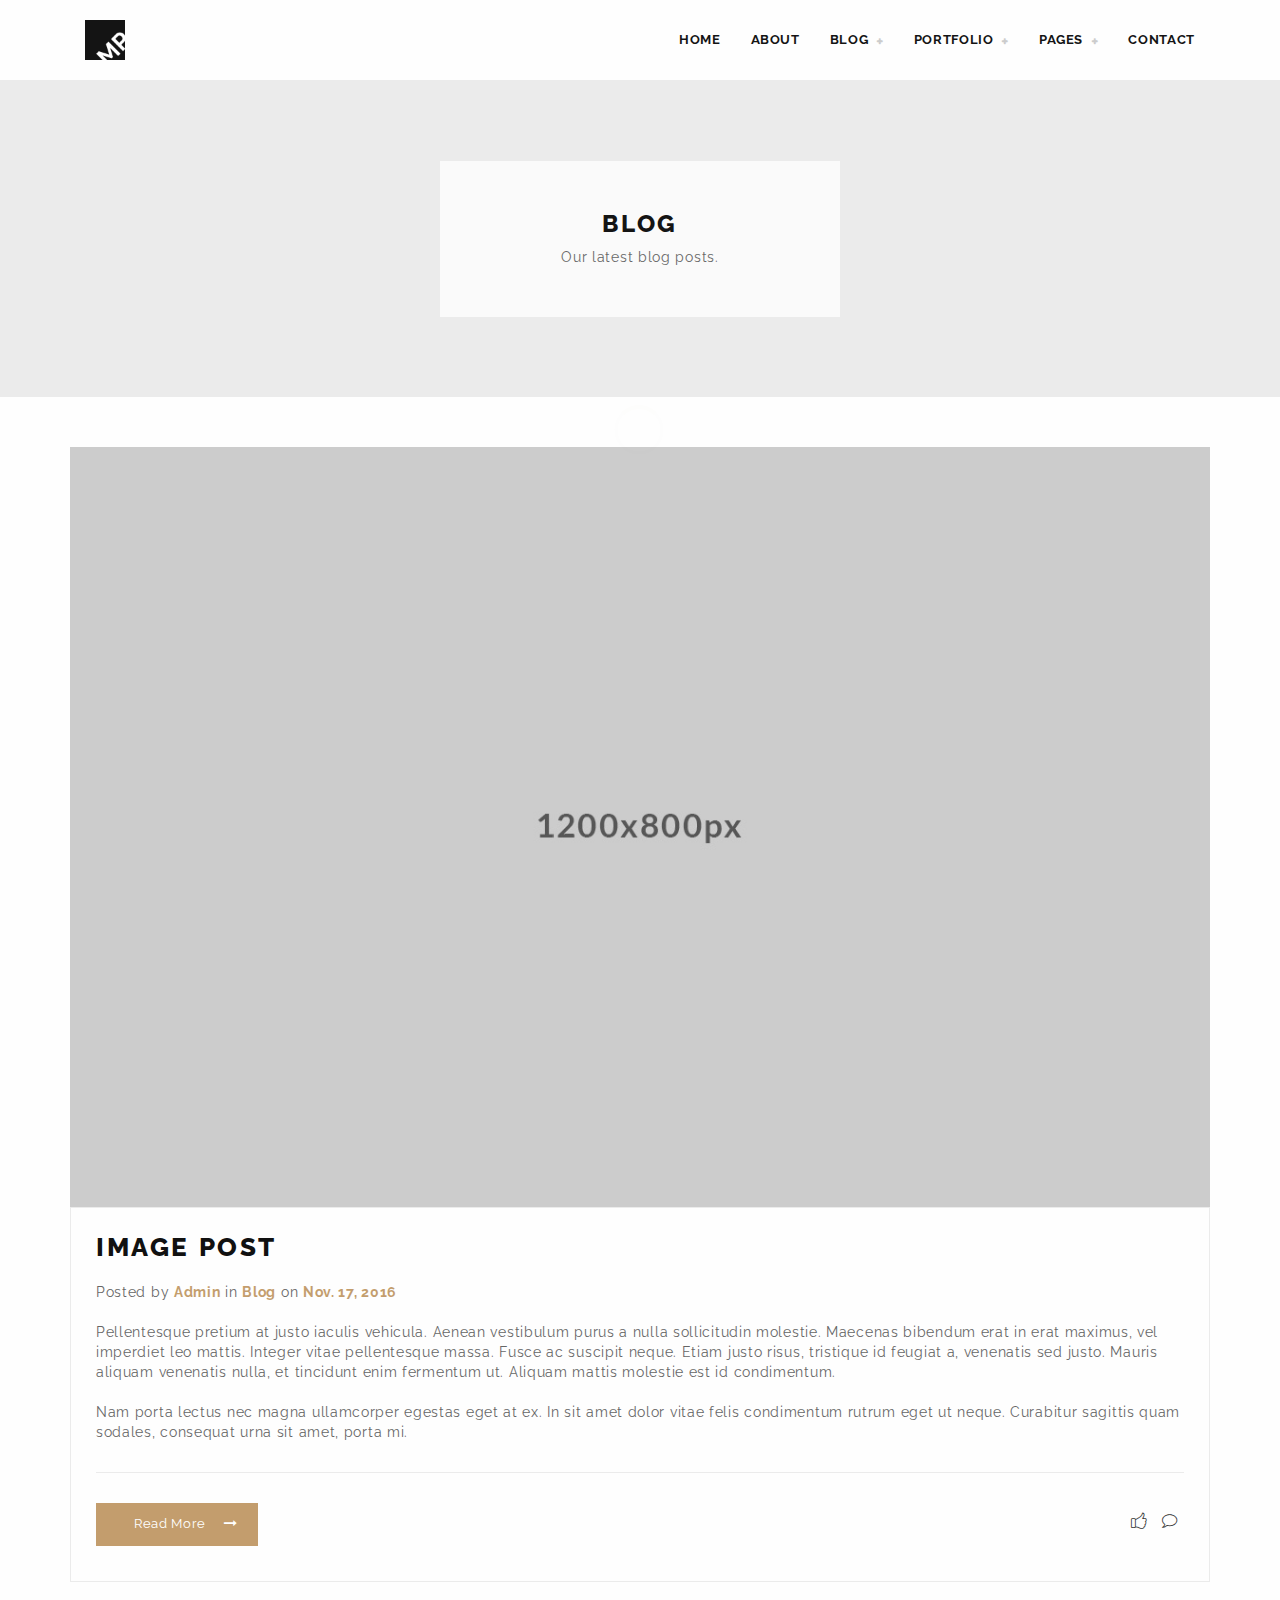
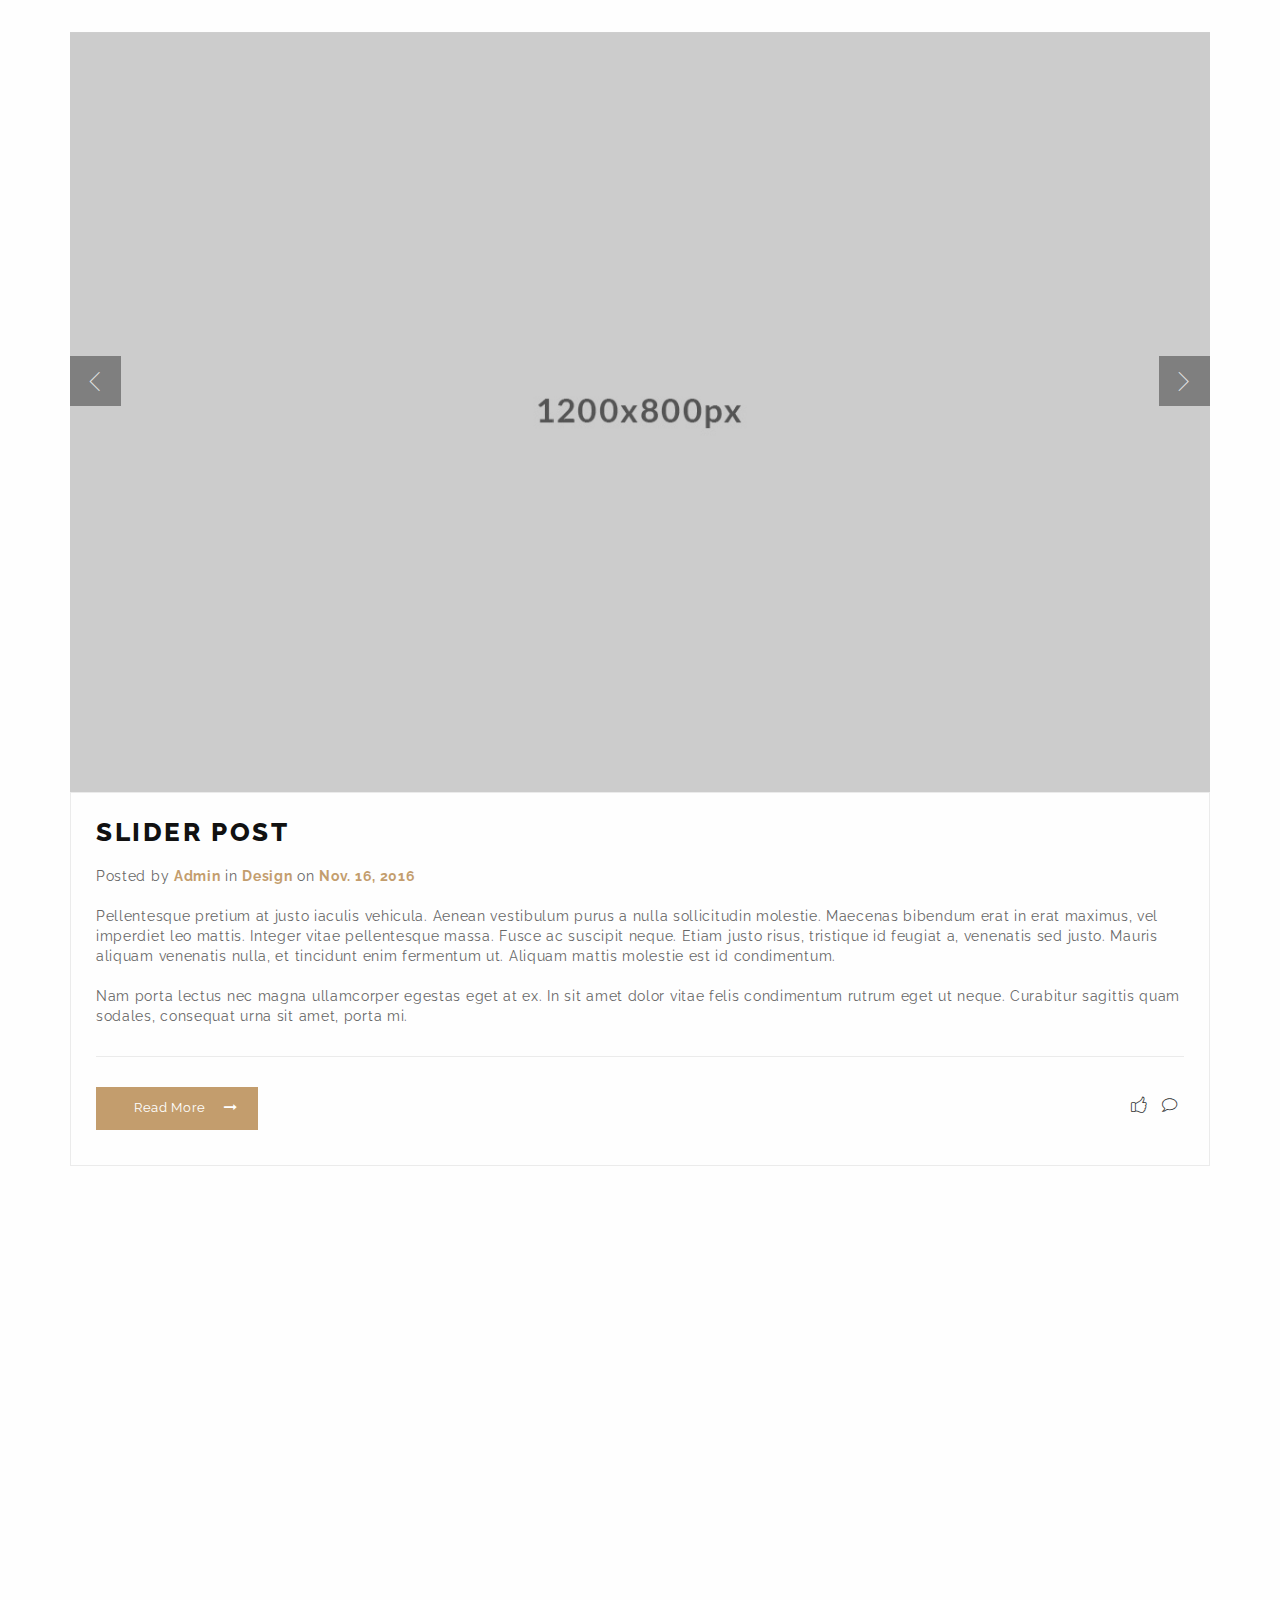
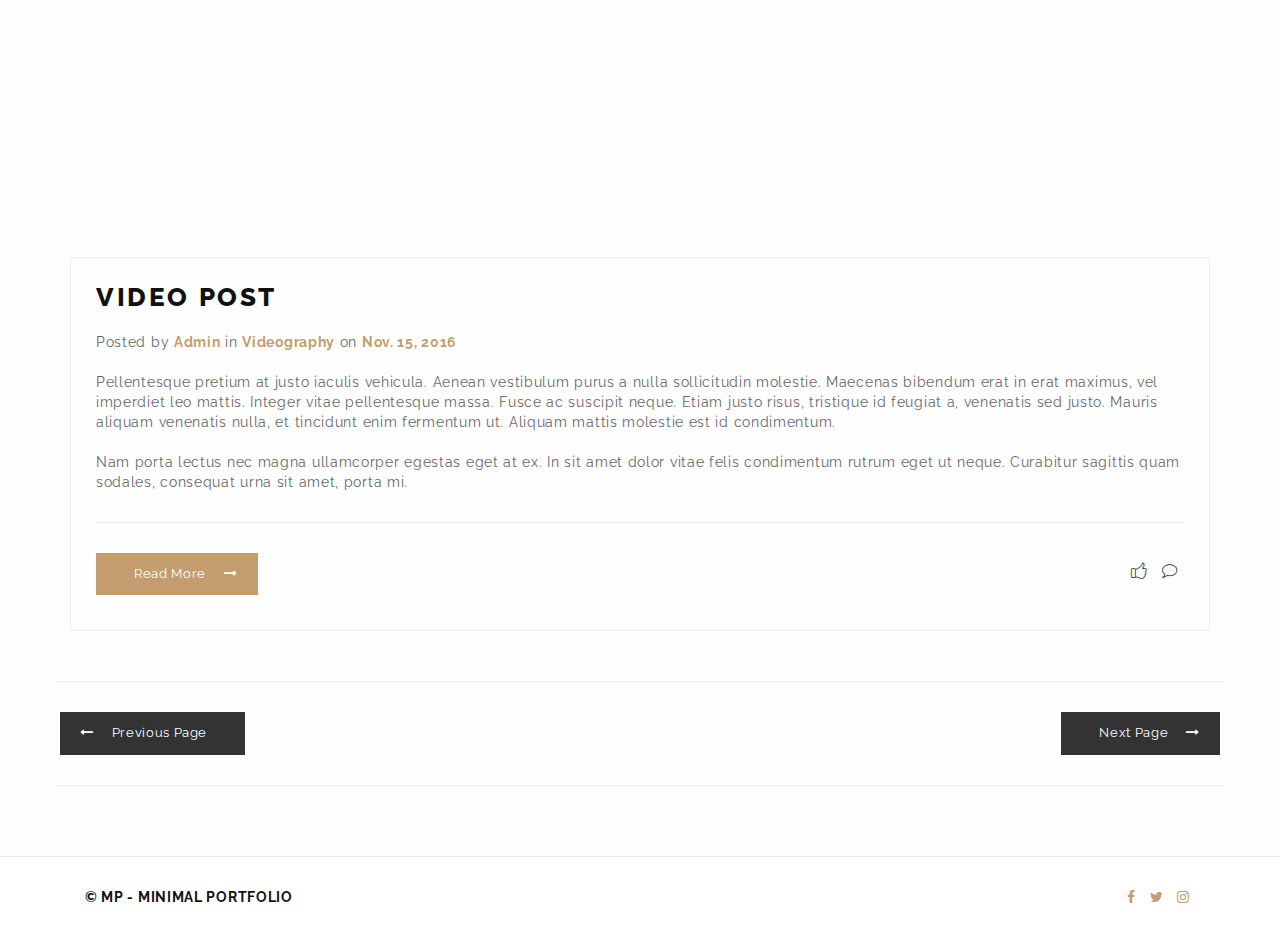
<file: blog.html>
<!DOCTYPE html>
<html lang="en">

<head>

<meta charset="utf-8">
<meta http-equiv="X-UA-Compatible" content="IE=edge">
<meta name="viewport" content="width=device-width, initial-scale=1">
<meta name="description" content="Minimal Portfolio Theme">
<meta name="keywords" content="responsive, retina ready, html5, css3, creative, portfolio, bootstrap theme" />
<meta name="author" content="KingStudio.ro">

<!-- favicon -->
<link rel="icon" href="images/favicon.png">
<!-- page title -->
<title>MP - Minimal Portfolio Theme</title>
<!-- bootstrap css -->
<link href="css/bootstrap.min.css" rel="stylesheet">
<!-- css -->
<link href="css/style.css" rel="stylesheet">
<link href="css/animate.css" rel="stylesheet">
<!-- fonts -->
<link href="https://fonts.googleapis.com/css?family=Raleway:400,700,800,900" rel="stylesheet">
<link href="css/font-awesome.min.css" rel="stylesheet" type="text/css">
<link href='fonts/FontAwesome.otf' rel='stylesheet' type='text/css'>
<link rel="stylesheet" href="css/linear-icons.css">

<!-- HTML5 shim and Respond.js for IE8 support of HTML5 elements and media queries -->
<!-- WARNING: Respond.js doesn't work if you view the page via file:// -->
<!--[if lt IE 9]>
    <script src="https://oss.maxcdn.com/html5shiv/3.7.2/html5shiv.min.js"></script>
    <script src="https://oss.maxcdn.com/respond/1.4.2/respond.min.js"></script>
<![endif]-->

</head>

<body>

<!-- preloader -->
<div id="preloader">
    <div class="spinner spinner-round"></div>
</div>
<!-- / preloader -->

<!-- header -->
<header>
    <!-- nav -->
    <nav class="navbar navbar-default">
        <div class="container">
            <div class="navbar-header">
                <button type="button" class="navbar-toggle collapsed" data-toggle="collapse" data-target=".navbar-collapse">
                <span class="sr-only">Toggle navigation</span>
                <span class="icon-bar"></span>
                <span class="icon-bar"></span>
                <span class="icon-bar"></span>
                </button>
                <a class="navbar-brand" href="index.html"><img src="images/logo.png" alt="logo"></a>
            </div><!-- / navbar-header -->
            <div class="navbar-collapse collapse">
                <ul class="nav navbar-nav">
                    <li><a href="index.html"><span>HOME</span></a></li>
                    <li><a href="about.html"><span>ABOUT</span></a></li>
                    <li class="dropdown">
                    <a href="#" class="dropdown-toggle" data-toggle="dropdown" role="button" aria-haspopup="true" aria-expanded="false"><span>BLOG</span> <span class="dropdown-icon"></span></a>
                    <ul class="dropdown-menu animated zoomIn fast">
                        <li class="active"><a href="blog.html"><span>BLOG FULLWIDTH</span></a></li>
                        <li><a href="blog-masonry.html"><span>BLOG MASONRY</span></a></li>
                        <li><a href="blog-sidebar.html"><span>BLOG SIDEBAR</span></a></li>
                        <li><a href="single-post-full.html"><span>POST FULLWIDTH</span></a></li>
                        <li><a href="single-post.html"><span>POST SIDEBAR</span></a></li>
                    </ul>
                    </li>
                    <li class="dropdown">
                    <a href="#" class="dropdown-toggle" data-toggle="dropdown" role="button" aria-haspopup="true" aria-expanded="false"><span>PORTFOLIO</span> <span class="dropdown-icon"></span></a>
                    <ul class="dropdown-menu animated zoomIn fast">
                        <li><a href="grid-2col.html"><span>GRID 2COL</span></a></li>
                        <li><a href="grid-3col.html"><span>GRID 3COL</span></a></li>
                        <li><a href="grid-4col.html"><span>GRID 4COL</span></a></li>
                        <li><a href="masonry-2col.html"><span>MASONRY 2COL</span></a></li>
                        <li><a href="masonry-3col.html"><span>MASONRY 3COL</span></a></li>
                        <li><a href="masonry-4col.html"><span>MASONRY 4COL</span></a></li>
                        <li><a href="single-project.html"><span>SINGLE PROJECT</span></a></li>
                        <li><a href="single-project-2.html"><span>SINGLE PROJECT 2</span></a></li>
                        <li><a href="single-project-3.html"><span>SINGLE PROJECT 3</span></a></li>
                    </ul>
                    </li>
                    <li class="dropdown">
                    <a href="#" class="dropdown-toggle" data-toggle="dropdown" role="button" aria-haspopup="true" aria-expanded="false"><span>PAGES</span> <span class="dropdown-icon"></span></a>
                    <ul class="dropdown-menu animated zoomIn fast">
                        <li><a href="about2.html"><span>ABOUT 2</span></a></li>
                        <li><a href="contact2.html"><span>CONTACT 2</span></a></li>
                        <li><a href="404.html"><span>404 PAGE</span></a></li>
                        <li><a href="components.html"><span>COMPONENTS</span></a></li>
                    </ul>
                    </li>
                    <li><a href="contact.html"><span>CONTACT</span></a></li>
                </ul>
            </div><!--/ nav-collapse -->
        </div><!-- / container -->
    </nav>
    <!-- / nav -->

    <!-- header-banner -->
    <div id="header-banner">
        <div class="banner-content single-page text-center">
            <div class="banner-info">
                <h1>BLOG</h1>
                <p>Our latest blog posts.</p>
            </div><!-- / banner-info -->
        </div><!-- / banner-content -->
    </div>
    <!-- / header-banner -->
</header>
<!-- / header -->

<!-- content -->

<div id="page-content" class="container">
    <!-- blog full-width -->
    <section id="blog">
        <div class="row">
            <!-- blog content area -->
            <div class="col-xs-12">
                <div class="blog block post-content-area">
                    <img src="images/blog-post.jpg" alt="">
                    <div class="post-info-box">
                        <h3>IMAGE POST</h3>
                        <p class="post-meta">Posted by <a href="#">Admin</a> in <a href="#">Blog</a> on <a href="#">Nov. 17, 2016</a></p>
                        <p>Pellentesque pretium at justo iaculis vehicula. Aenean vestibulum purus a nulla sollicitudin molestie. Maecenas bibendum erat in erat maximus, vel imperdiet leo mattis. Integer vitae pellentesque massa. Fusce ac suscipit neque. Etiam justo risus, tristique id feugiat a, venenatis sed justo. Mauris aliquam venenatis nulla, et tincidunt enim fermentum ut. Aliquam mattis molestie est id condimentum.</p>
                        <p>Nam porta lectus nec magna ullamcorper egestas eget at ex. In sit amet dolor vitae felis condimentum rutrum eget ut neque. Curabitur sagittis quam sodales, consequat urna sit amet, porta mi.</p>
                        <p class="blog-post-footer">
                            <a href="single-post.html" class="btn btn-primary-filled"><span>Read More</span><i class="fa fa-long-arrow-right"></i></a>
                            <span class="post-icons pull-right">
                                <a href="#x"><i class="lnr lnr-thumbs-up"></i></a>
                                <a href="#x"><i class="lnr lnr-bubble"></i></a>
                            </span>
                        </p><!-- / blog-post-footer -->
                    </div><!-- / post-info-box -->
                </div><!-- / blog-block -->

                <div class="space-50">&nbsp;</div>

                <div class="blog block post-content-area">
                    <div id="blog-carousel" class="carousel slide" data-ride="carousel">
                        <!-- wrapper for slides -->
                        <div class="carousel-inner" role="listbox">
                            <div class="item active">
                                <img src="images/blog-post.jpg" alt="">
                            </div>
                            <div class="item">
                                <img src="images/blog-post.jpg" alt="">
                            </div>
                            <div class="item">
                                <img src="images/blog-post.jpg" alt="">
                            </div>
                        </div>
                        <!-- / wrapper for slides -->

                        <!-- controls -->
                        <a class="left carousel-control" href="#blog-carousel" role="button" data-slide="prev">
                            <span class="lnr lnr-chevron-left" aria-hidden="true"></span>
                        </a>
                        <a class="right carousel-control" href="#blog-carousel" role="button" data-slide="next">
                            <span class="lnr lnr-chevron-right" aria-hidden="true"></span>
                        </a>
                        <!-- / controls -->

                    </div><!-- / blog-carousel -->
                    <div class="post-info-box">
                        <h3>SLIDER POST</h3>
                        <p class="post-meta">Posted by <a href="#">Admin</a> in <a href="#">Design</a> on <a href="#">Nov. 16, 2016</a></p>
                        <p>Pellentesque pretium at justo iaculis vehicula. Aenean vestibulum purus a nulla sollicitudin molestie. Maecenas bibendum erat in erat maximus, vel imperdiet leo mattis. Integer vitae pellentesque massa. Fusce ac suscipit neque. Etiam justo risus, tristique id feugiat a, venenatis sed justo. Mauris aliquam venenatis nulla, et tincidunt enim fermentum ut. Aliquam mattis molestie est id condimentum.</p>
                        <p>Nam porta lectus nec magna ullamcorper egestas eget at ex. In sit amet dolor vitae felis condimentum rutrum eget ut neque. Curabitur sagittis quam sodales, consequat urna sit amet, porta mi.</p>
                        <p class="blog-post-footer">
                            <a href="single-post.html" class="btn btn-primary-filled"><span>Read More</span><i class="fa fa-long-arrow-right"></i></a>
                            <span class="post-icons pull-right">
                                <a href="#x"><i class="lnr lnr-thumbs-up"></i></a>
                                <a href="#x"><i class="lnr lnr-bubble"></i></a>
                            </span>
                        </p><!-- / blog-post-footer -->
                    </div><!-- / post-info-box -->
                </div><!-- / blog-block -->

                <div class="space-50">&nbsp;</div>

                <div class="blog block post-content-area">
                    <div class="embed-responsive embed-responsive-16by9">
                        <iframe src="https://player.vimeo.com/video/47845783" allowfullscreen></iframe>
                    </div>
                    <div class="post-info-box">
                        <h3>VIDEO POST</h3>
                        <p class="post-meta">Posted by <a href="#">Admin</a> in <a href="#">Videography</a> on <a href="#">Nov. 15, 2016</a></p>
                        <p>Pellentesque pretium at justo iaculis vehicula. Aenean vestibulum purus a nulla sollicitudin molestie. Maecenas bibendum erat in erat maximus, vel imperdiet leo mattis. Integer vitae pellentesque massa. Fusce ac suscipit neque. Etiam justo risus, tristique id feugiat a, venenatis sed justo. Mauris aliquam venenatis nulla, et tincidunt enim fermentum ut. Aliquam mattis molestie est id condimentum.</p>
                        <p>Nam porta lectus nec magna ullamcorper egestas eget at ex. In sit amet dolor vitae felis condimentum rutrum eget ut neque. Curabitur sagittis quam sodales, consequat urna sit amet, porta mi.</p>
                        <p class="blog-post-footer">
                            <a href="single-post.html" class="btn btn-primary-filled"><span>Read More</span><i class="fa fa-long-arrow-right"></i></a>
                            <span class="post-icons pull-right">
                                <a href="#x"><i class="lnr lnr-thumbs-up"></i></a>
                                <a href="#x"><i class="lnr lnr-bubble"></i></a>
                            </span>
                        </p><!-- / blog-post-footer -->
                    </div><!-- / post-info-box -->
                </div><!-- / blog-block -->
                
            </div><!-- / col-xs-12 -->
            <!-- / blog content area -->
        </div><!-- / row -->
    </section>
    <!-- / blog content + sidebar -->

    <!-- pagination -->
    <div class="pagination">
        <a href="#x" class="btn btn-direction btn-default-filled"><i class="fa fa-long-arrow-left"></i><span>Previous Page</span></a>
        <a href="#x" class="btn btn-direction btn-default-filled pull-right"><span>Next Page</span><i class="fa fa-long-arrow-right"></i></a>
    </div><!-- / pagination -->

</div><!-- / container -->

<!-- / content -->

<!-- footer -->
<footer>
    <div class="container">
        <p class="footer-info">© MP - MINIMAL PORTFOLIO
            <span class="social pull-right">
                <a href="#x"><i class="fa fa-facebook"></i></a>
                <a href="#x"><i class="fa fa-twitter"></i></a>
                <a href="#x"><i class="fa fa-instagram"></i></a>
            </span>
        </p>
    </div><!-- / container -->
</footer>
<!-- / footer -->

<!-- javascript -->
<script src="js/jquery.min.js"></script>
<script src="js/bootstrap.min.js"></script>

<!-- preloader -->
<script src="js/preloader.js"></script>
<!-- / preloader -->

<!-- / javascript -->
</body>

</html>
</file>
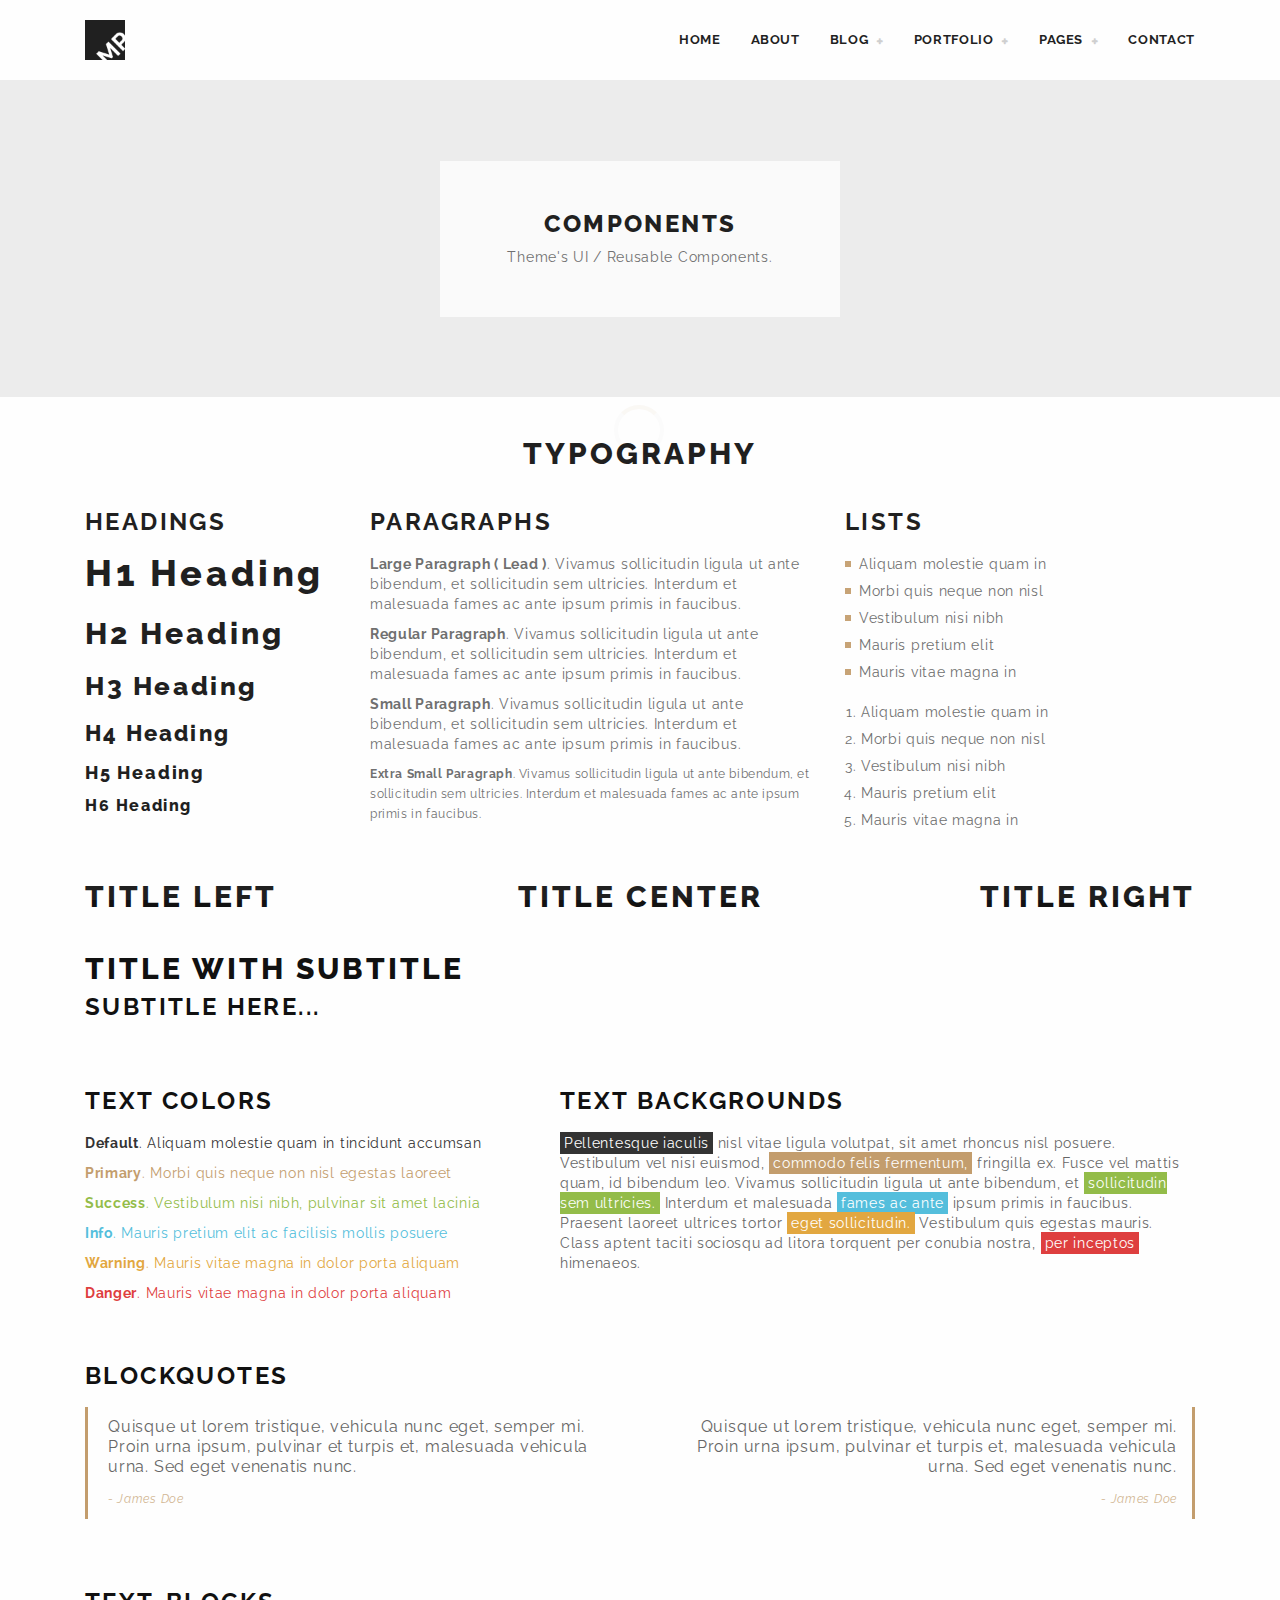
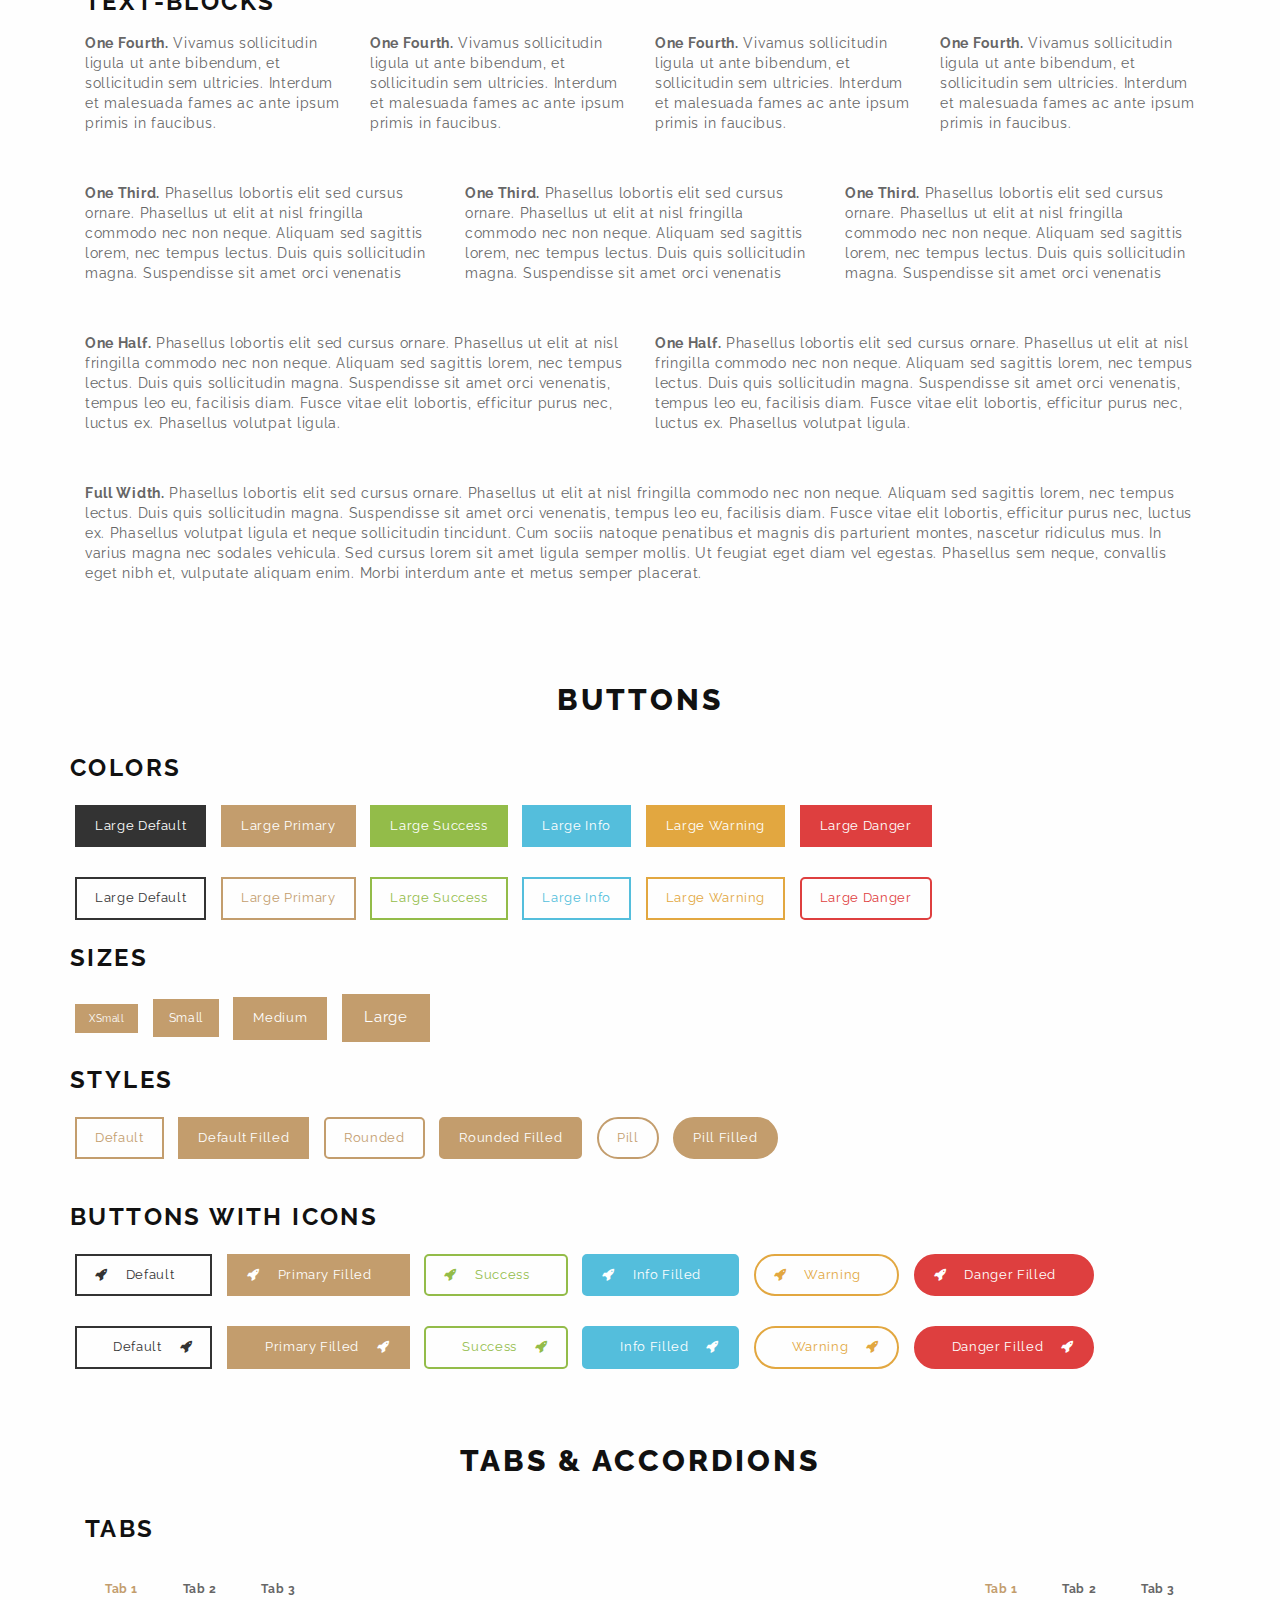
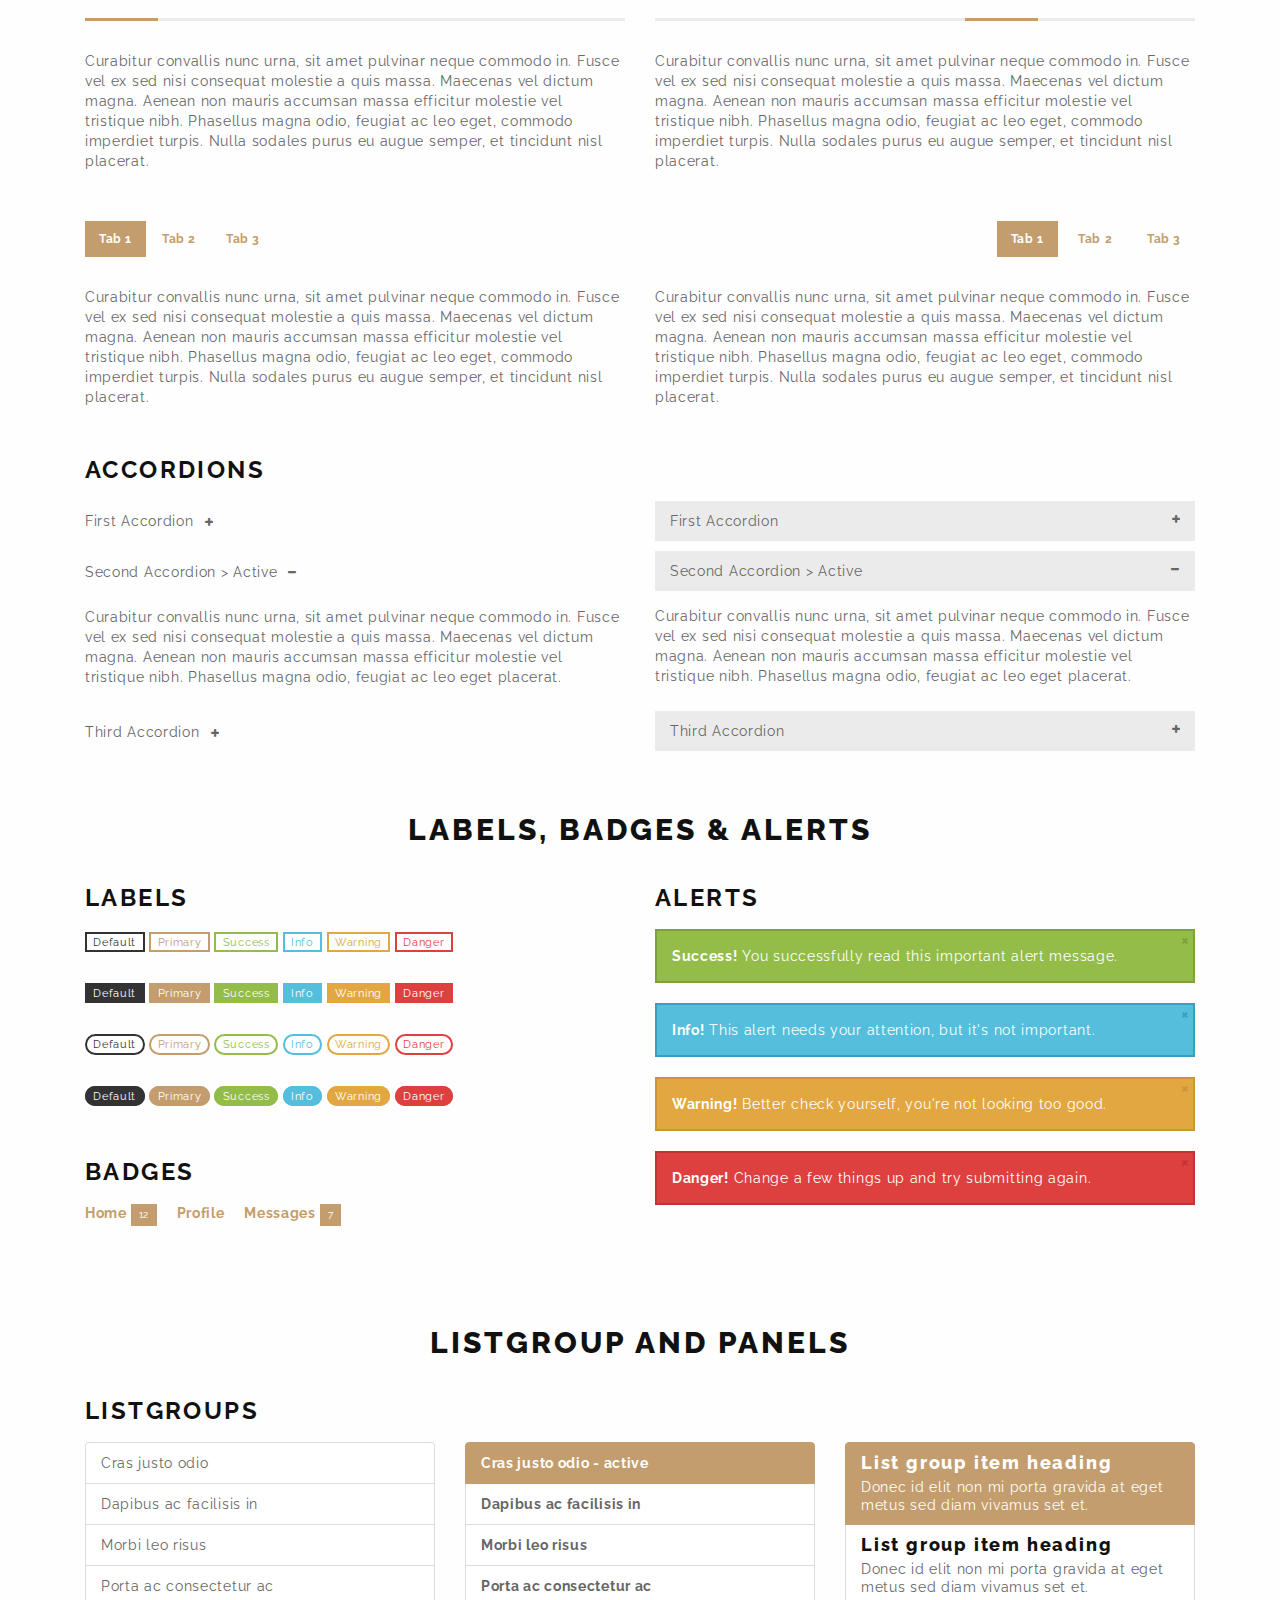
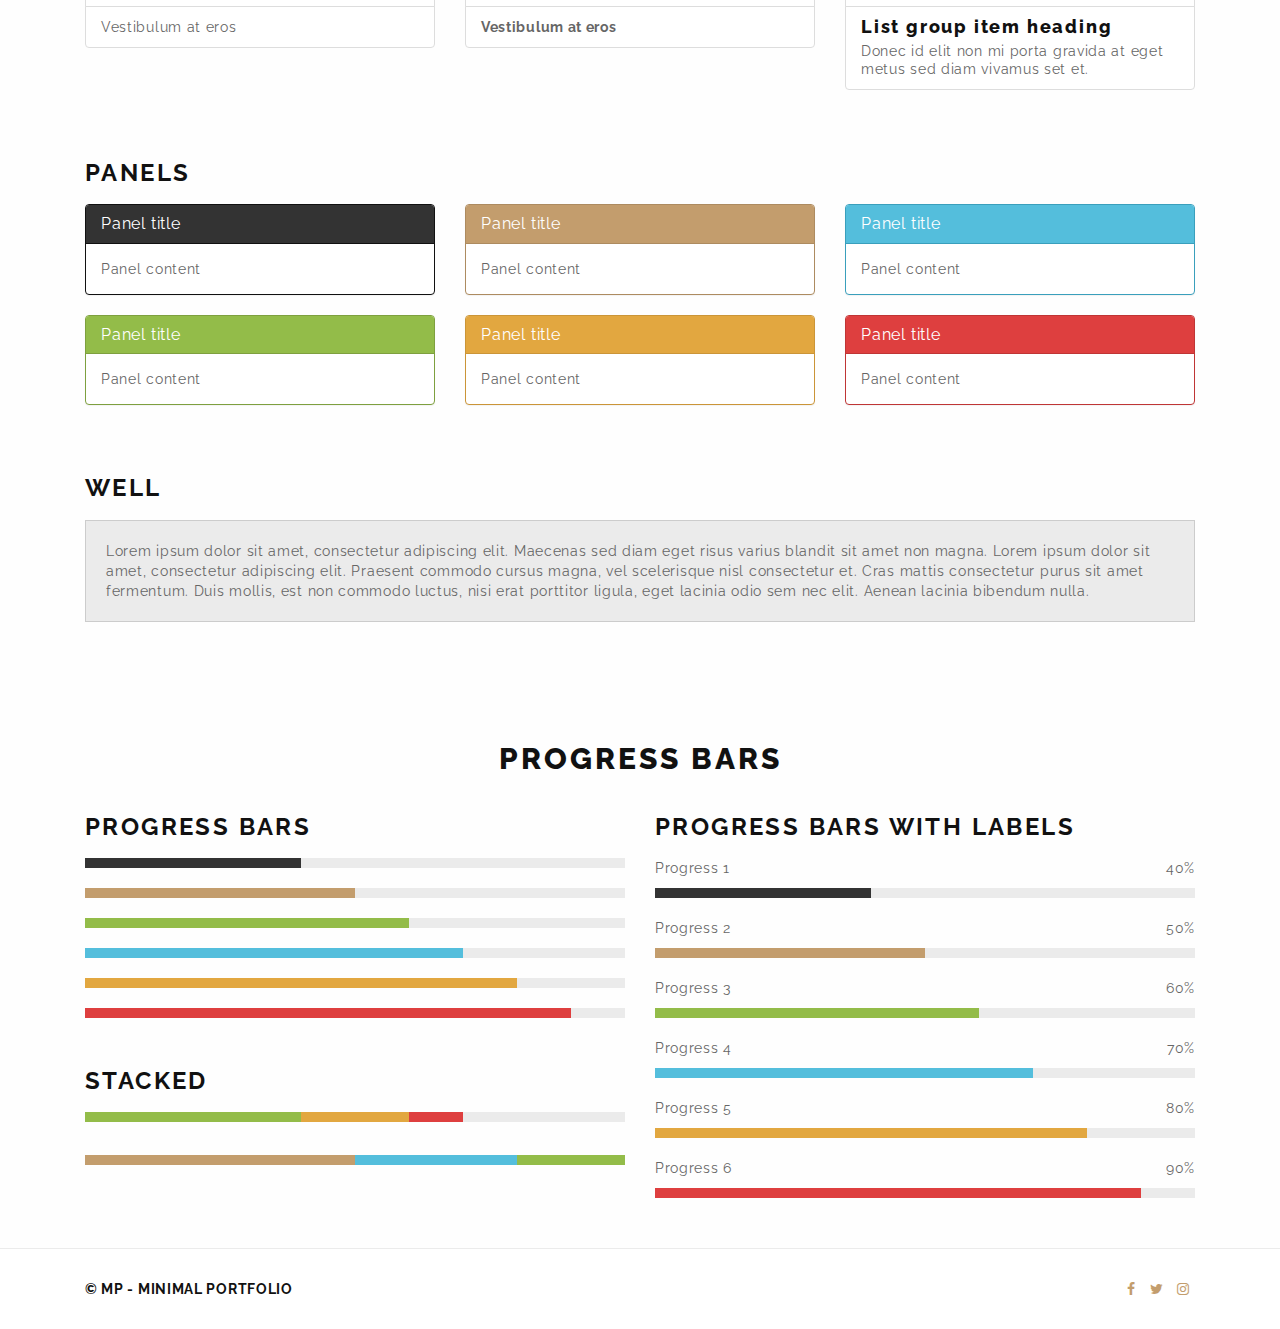
<file: components.html>
<!DOCTYPE html>
<html lang="en">

<head>

<meta charset="utf-8">
<meta http-equiv="X-UA-Compatible" content="IE=edge">
<meta name="viewport" content="width=device-width, initial-scale=1">
<meta name="description" content="Minimal Portfolio Theme">
<meta name="keywords" content="responsive, retina ready, html5, css3, creative, portfolio, bootstrap theme" />
<meta name="author" content="KingStudio.ro">

<!-- favicon -->
<link rel="icon" href="images/favicon.png">
<!-- page title -->
<title>MP - Components</title>
<!-- bootstrap css -->
<link href="css/bootstrap.min.css" rel="stylesheet">
<!-- css -->
<link href="css/style.css" rel="stylesheet">
<link href="css/animate.css" rel="stylesheet">
<!-- fonts -->
<link href="https://fonts.googleapis.com/css?family=Raleway:400,700,800,900" rel="stylesheet">
<link href="css/font-awesome.min.css" rel="stylesheet" type="text/css">
<link rel="stylesheet" href="css/linear-icons.css">

<!-- HTML5 shim and Respond.js for IE8 support of HTML5 elements and media queries -->
<!-- WARNING: Respond.js doesn't work if you view the page via file:// -->
<!--[if lt IE 9]>
    <script src="https://oss.maxcdn.com/html5shiv/3.7.2/html5shiv.min.js"></script>
    <script src="https://oss.maxcdn.com/respond/1.4.2/respond.min.js"></script>
<![endif]-->

</head>

<body>

<!-- preloader -->
<div id="preloader">
    <div class="spinner spinner-round"></div>
</div>
<!-- / preloader -->

<!-- header -->
<header>
    <!-- nav -->
    <nav class="navbar navbar-default">
        <div class="container">
            <div class="navbar-header">
                <button type="button" class="navbar-toggle collapsed" data-toggle="collapse" data-target=".navbar-collapse">
                <span class="sr-only">Toggle navigation</span>
                <span class="icon-bar"></span>
                <span class="icon-bar"></span>
                <span class="icon-bar"></span>
                </button>
                <a class="navbar-brand" href="index.html"><img src="images/logo.png" alt="logo"></a>
            </div><!-- / navbar-header -->
            <div class="navbar-collapse collapse">
                <ul class="nav navbar-nav">
                    <li><a href="index.html"><span>HOME</span></a></li>
                    <li><a href="about.html"><span>ABOUT</span></a></li>
                    <li class="dropdown">
                    <a href="#" class="dropdown-toggle" data-toggle="dropdown" role="button" aria-haspopup="true" aria-expanded="false"><span>BLOG</span> <span class="dropdown-icon"></span></a>
                    <ul class="dropdown-menu animated zoomIn fast">
                        <li><a href="blog.html"><span>BLOG FULLWIDTH</span></a></li>
                        <li><a href="blog-masonry.html"><span>BLOG MASONRY</span></a></li>
                        <li><a href="blog-sidebar.html"><span>BLOG SIDEBAR</span></a></li>
                        <li><a href="single-post-full.html"><span>POST FULLWIDTH</span></a></li>
                        <li><a href="single-post.html"><span>POST SIDEBAR</span></a></li>
                    </ul>
                    </li>
                    <li class="dropdown">
                    <a href="#" class="dropdown-toggle" data-toggle="dropdown" role="button" aria-haspopup="true" aria-expanded="false"><span>PORTFOLIO</span> <span class="dropdown-icon"></span></a>
                    <ul class="dropdown-menu animated zoomIn fast">
                        <li><a href="grid-2col.html"><span>GRID 2COL</span></a></li>
                        <li><a href="grid-3col.html"><span>GRID 3COL</span></a></li>
                        <li><a href="grid-4col.html"><span>GRID 4COL</span></a></li>
                        <li><a href="masonry-2col.html"><span>MASONRY 2COL</span></a></li>
                        <li><a href="masonry-3col.html"><span>MASONRY 3COL</span></a></li>
                        <li><a href="masonry-4col.html"><span>MASONRY 4COL</span></a></li>
                        <li><a href="single-project.html"><span>SINGLE PROJECT</span></a></li>
                        <li><a href="single-project-2.html"><span>SINGLE PROJECT 2</span></a></li>
                        <li><a href="single-project-3.html"><span>SINGLE PROJECT 3</span></a></li>
                    </ul>
                    </li>
                    <li class="dropdown">
                    <a href="#" class="dropdown-toggle" data-toggle="dropdown" role="button" aria-haspopup="true" aria-expanded="false"><span>PAGES</span> <span class="dropdown-icon"></span></a>
                    <ul class="dropdown-menu animated zoomIn fast">
                        <li><a href="about2.html"><span>ABOUT 2</span></a></li>
                        <li><a href="contact2.html"><span>CONTACT 2</span></a></li>
                        <li><a href="404.html"><span>404 PAGE</span></a></li>
                        <li class="active"><a href="components.html"><span>COMPONENTS</span></a></li>
                    </ul>
                    </li>
                    <li><a href="contact.html"><span>CONTACT</span></a></li>
                </ul>
            </div><!--/ nav-collapse -->
        </div><!-- / container -->
    </nav>
    <!-- / nav -->

    <!-- header-banner -->
    <div id="header-banner">
        <div class="banner-content single-page text-center">
            <div class="banner-info">
                <h1>COMPONENTS</h1>
                <p>Theme's UI / Reusable Components.</p>
            </div><!-- / banner-info -->
        </div><!-- / banner-content -->
    </div>
    <!-- / header-banner -->
</header>
<!-- / header -->

<!-- typography -->
<div id="typography">
    <div class="container">
        <div class="page-header text-center space-top-2x">
            <h2>TYPOGRAPHY</h2>
        </div>
        <div class="row">
            <!-- headings -->
            <div class="col-sm-3">
                <h4 class="sub-title">Headings</h4>
                <h1>H1 Heading</h1>
                <h2>H2 Heading</h2>
                <h3>H3 Heading</h3>
                <h4>H4 Heading</h4>
                <h5>H5 Heading</h5>
                <h6>H6 Heading</h6>
            </div>
            <!-- / headings -->

            <!-- paragraphs -->
            <div class="col-sm-5">
                <h4 class="sub-title">Paragraphs</h4>
                <p class="Lead"><strong>Large Paragraph ( Lead )</strong>. Vivamus sollicitudin ligula ut ante bibendum, et sollicitudin sem ultricies. Interdum et malesuada fames ac ante ipsum primis in faucibus.</p>
                <p><strong>Regular Paragraph</strong>. Vivamus sollicitudin ligula ut ante bibendum, et sollicitudin sem ultricies. Interdum et malesuada fames ac ante ipsum primis in faucibus.</p>
                <p class="text-sm"><strong>Small Paragraph</strong>. Vivamus sollicitudin ligula ut ante bibendum, et sollicitudin sem ultricies. Interdum et malesuada fames ac ante ipsum primis in faucibus.</p>
                <p class="text-xs"><strong>Extra Small Paragraph</strong>. Vivamus sollicitudin ligula ut ante bibendum, et sollicitudin sem ultricies. Interdum et malesuada fames ac ante ipsum primis in faucibus.</p>
            </div>
            <!-- / paragraphs -->

            <!-- lists -->
            <div class="col-sm-4">
                <h4 class="sub-title">Lists</h4>
                <ul class="list-featured space-bottom-20">
                    <li>Aliquam molestie quam in</li>
                    <li>Morbi quis neque non nisl</li>
                    <li>Vestibulum nisi nibh</li>
                    <li>Mauris pretium elit</li>
                    <li>Mauris vitae magna in</li>
                </ul>
                <ol>
                    <li>Aliquam molestie quam in</li>
                    <li>Morbi quis neque non nisl</li>
                    <li>Vestibulum nisi nibh</li>
                    <li>Mauris pretium elit</li>
                    <li>Mauris vitae magna in</li>
                </ol>
            </div>
            <!-- / lists -->
        </div><!-- / row -->

        <!-- titles -->
        <div class="row">
            <div class="col-sm-4">
                <div class="page-header text-left space-top-30">
                    <h2>TITLE LEFT</h2>
                </div>
            </div>
            <div class="col-sm-4">
                <div class="page-header text-center space-top-30">
                    <h2>TITLE CENTER</h2>
                </div>
            </div>
            <div class="col-sm-4">
                <div class="page-header text-right space-top-30">
                    <h2>TITLE RIGHT</h2>
                </div>
            </div>
        </div><!-- / row -->

        <div class="row">
            <div class="col-xs-12">
                <div class="page-header wsub text-left">
                    <h2>TITLE WITH SUBTITLE</h2>
                </div>
                <h4 class="sub-title">Subtitle Here...</h4>
            </div>
        </div><!-- / row -->
        <!-- / titles -->

        <div class="space-50">&nbsp;</div>

        <div class="row">
            <!-- text colors -->
            <div class="col-sm-5">
                <h4 class="sub-title">Text Colors</h4>
                <p class="text-default"><strong>Default</strong>. Aliquam molestie quam in tincidunt accumsan</p>
                <p class="text-primary"><strong>Primary</strong>. Morbi quis neque non nisl egestas laoreet</p>
                <p class="text-success"><strong>Success</strong>. Vestibulum nisi nibh, pulvinar sit amet lacinia</p>
                <p class="text-info"><strong>Info</strong>. Mauris pretium elit ac facilisis mollis posuere</p>
                <p class="text-warning"><strong>Warning</strong>. Mauris vitae magna in dolor porta aliquam</p>
                <p class="text-danger"><strong>Danger</strong>. Mauris vitae magna in dolor porta aliquam</p>
            </div>
            <!-- / text colors -->

            <!-- text backgrounds -->
            <div class="col-sm-7">
                <h4 class="sub-title">Text Backgrounds</h4>
                <p class="line-height-30"><span class="bg-default">Pellentesque iaculis</span> nisl vitae ligula volutpat, sit amet rhoncus nisl posuere. Vestibulum vel nisi euismod, <span class="bg-primary">commodo felis fermentum,</span> fringilla ex. Fusce vel mattis quam, id bibendum leo. Vivamus sollicitudin ligula ut ante bibendum, et <span class="bg-success">sollicitudin sem ultricies.</span> Interdum et malesuada <span class="bg-info">fames ac ante</span> ipsum primis in faucibus. Praesent laoreet ultrices tortor <span class="bg-warning">eget sollicitudin.</span> Vestibulum quis egestas mauris. Class aptent taciti sociosqu ad litora torquent per conubia nostra, <span class="bg-danger">per inceptos</span> himenaeos.</p>
            </div>
            <!-- / text backgrounds -->
        </div><!-- / row -->

        <div class="space-50">&nbsp;</div>

        <!-- blockquotes -->
        <div class="row">
            <div class="col-sm-6">
                <h4 class="sub-title">Blockquotes</h4>
                <blockquote>
                    <p>Quisque ut lorem tristique, vehicula nunc eget, semper mi. Proin urna ipsum, pulvinar et turpis et, malesuada vehicula urna. Sed eget venenatis nunc.</p>
                    <cite>- James Doe</cite>
                </blockquote>
            </div>

            <div class="col-sm-6">
                <h4 class="sub-title">&nbsp;</h4>
                <blockquote class="blockquote-reverse">
                    <p>Quisque ut lorem tristique, vehicula nunc eget, semper mi. Proin urna ipsum, pulvinar et turpis et, malesuada vehicula urna. Sed eget venenatis nunc.</p>
                    <cite>- James Doe</cite>
                </blockquote>
            </div>
        </div><!-- / row -->
        <!-- / blockquotes -->

        <div class="space-50">&nbsp;</div>

        <!-- 4col text blocks -->
        <h4 class="sub-title space-left">Text-Blocks</h4>
        <div class="row space-bottom-2x">
            <div class="col-sm-3">
                <p><strong>One Fourth.</strong> Vivamus sollicitudin ligula ut ante bibendum, et sollicitudin sem ultricies. Interdum et malesuada fames ac ante ipsum primis in faucibus.</p>
            </div>
            <div class="col-sm-3">
                <p><strong>One Fourth.</strong> Vivamus sollicitudin ligula ut ante bibendum, et sollicitudin sem ultricies. Interdum et malesuada fames ac ante ipsum primis in faucibus.</p>
            </div>
            <div class="col-sm-3">
                <p><strong>One Fourth.</strong> Vivamus sollicitudin ligula ut ante bibendum, et sollicitudin sem ultricies. Interdum et malesuada fames ac ante ipsum primis in faucibus.</p>
            </div>
            <div class="col-sm-3">
                <p><strong>One Fourth.</strong> Vivamus sollicitudin ligula ut ante bibendum, et sollicitudin sem ultricies. Interdum et malesuada fames ac ante ipsum primis in faucibus.</p>
            </div>
        </div><!-- / row -->
        <!-- / 4col text blocks -->

        <!-- 3col text blocks -->
        <div class="row space-bottom-2x">
            <div class="col-sm-4">
                <p><strong>One Third.</strong> Phasellus lobortis elit sed cursus ornare. Phasellus ut elit at nisl fringilla commodo nec non neque. Aliquam sed sagittis lorem, nec tempus lectus. Duis quis sollicitudin magna. Suspendisse sit amet orci venenatis</p>
            </div>
            <div class="col-sm-4">
                <p><strong>One Third.</strong> Phasellus lobortis elit sed cursus ornare. Phasellus ut elit at nisl fringilla commodo nec non neque. Aliquam sed sagittis lorem, nec tempus lectus. Duis quis sollicitudin magna. Suspendisse sit amet orci venenatis</p>
            </div>
            <div class="col-sm-4">
                <p><strong>One Third.</strong> Phasellus lobortis elit sed cursus ornare. Phasellus ut elit at nisl fringilla commodo nec non neque. Aliquam sed sagittis lorem, nec tempus lectus. Duis quis sollicitudin magna. Suspendisse sit amet orci venenatis</p>
            </div>
        </div><!-- / row -->
        <!-- / 3col text blocks -->

        <!-- 2col text blocks -->
        <div class="row space-bottom-2x">
            <div class="col-sm-6">
                <p><strong>One Half.</strong> Phasellus lobortis elit sed cursus ornare. Phasellus ut elit at nisl fringilla commodo nec non neque. Aliquam sed sagittis lorem, nec tempus lectus. Duis quis sollicitudin magna. Suspendisse sit amet orci venenatis, tempus leo eu, facilisis diam. Fusce vitae elit lobortis, efficitur purus nec, luctus ex. Phasellus volutpat ligula.</p>
            </div>
            <div class="col-sm-6">
                <p><strong>One Half.</strong> Phasellus lobortis elit sed cursus ornare. Phasellus ut elit at nisl fringilla commodo nec non neque. Aliquam sed sagittis lorem, nec tempus lectus. Duis quis sollicitudin magna. Suspendisse sit amet orci venenatis, tempus leo eu, facilisis diam. Fusce vitae elit lobortis, efficitur purus nec, luctus ex. Phasellus volutpat ligula.</p>
            </div>
        </div><!-- / row -->
        <!-- / 2col text blocks -->

        <!-- fullwidth text block -->
        <div class="row space-bottom-2x">
            <div class="col-sm-12">
                <p><strong>Full Width.</strong> Phasellus lobortis elit sed cursus ornare. Phasellus ut elit at nisl fringilla commodo nec non neque. Aliquam sed sagittis lorem, nec tempus lectus. Duis quis sollicitudin magna. Suspendisse sit amet orci venenatis, tempus leo eu, facilisis diam. Fusce vitae elit lobortis, efficitur purus nec, luctus ex. Phasellus volutpat ligula et neque sollicitudin tincidunt. Cum sociis natoque penatibus et magnis dis parturient montes, nascetur ridiculus mus. In varius magna nec sodales vehicula. Sed cursus lorem sit amet ligula semper mollis. Ut feugiat eget diam vel egestas. Phasellus sem neque, convallis eget nibh et, vulputate aliquam enim. Morbi interdum ante et metus semper placerat.</p>
            </div>
        </div><!-- / row -->
        <!-- / fullwidth text block -->
    </div><!-- / container -->
</div><!-- / typography -->

<div class="space-50">&nbsp;</div>

<!-- buttons -->
<div id="buttons">
    <div class="container">
        <div class="page-header text-center">
            <h2>BUTTONS</h2>
        </div>

        <!-- default buttons -->
        <h4 class="sub-title">Colors</h4>
        <p class="space-bottom">
            <button type="button" class="btn btn-default-filled">Large Default</button>
            <button type="button" class="btn btn-primary-filled">Large Primary</button>
            <button type="button" class="btn btn-success-filled">Large Success</button>
            <button type="button" class="btn btn-info-filled">Large Info</button>
            <button type="button" class="btn btn-warning-filled">Large Warning</button>
            <button type="button" class="btn btn-danger-filled">Large Danger</button>            
        </p>
        <p class="space-bottom">
            <button type="button" class="btn btn-default">Large Default</button>
            <button type="button" class="btn btn-primary">Large Primary</button>
            <button type="button" class="btn btn-success">Large Success</button>
            <button type="button" class="btn btn-info">Large Info</button>
            <button type="button" class="btn btn-warning">Large Warning</button>
            <button type="button" class="btn btn-danger btn-rounded">Large Danger</button>
        </p>
        <h4 class="sub-title">Sizes</h4>
        <p class="space-bottom">
            <button type="button" class="btn btn-xs btn-primary-filled">XSmall</button>
            <button type="button" class="btn btn-sm btn-primary-filled">Small</button>
            <button type="button" class="btn btn-primary-filled">Medium</button>
            <button type="button" class="btn btn-lg btn-primary-filled">Large</button>
        </p>
        <h4 class="sub-title">Styles</h4>
        <p class="space-bottom">
            <button type="button" class="btn btn-primary">Default</button>
            <button type="button" class="btn btn-primary-filled">Default Filled</button>
            <button type="button" class="btn btn-primary btn-rounded">Rounded</button>
            <button type="button" class="btn btn-primary-filled btn-rounded">Rounded Filled</button>
            <button type="button" class="btn btn-primary btn-pill">Pill</button>
            <button type="button" class="btn btn-primary-filled btn-pill">Pill Filled</button>
        </p>
        <!-- / default buttons -->

        <!-- buttons with icons -->
        <h4 class="sub-title space-top-2x">Buttons with Icons</h4>
        <p class="space-bottom">
            <button type="button" class="btn btn-default"><i class="fa fa-rocket"></i><span>Default</span></button>
            <button type="button" class="btn btn-primary-filled"><i class="fa fa-rocket"></i><span>Primary Filled</span></button>
            <button type="button" class="btn btn-success btn-rounded"><i class="fa fa-rocket"></i><span>Success</span></button>
            <button type="button" class="btn btn-info-filled btn-rounded"><i class="fa fa-rocket"></i><span>Info Filled</span></button>
            <button type="button" class="btn btn-warning btn-pill"><i class="fa fa-rocket"></i><span>Warning</span></button>
            <button type="button" class="btn btn-danger-filled btn-pill"><i class="fa fa-rocket"></i><span>Danger Filled</span></button>
        </p>
        <p class="space-bottom">
            <button type="button" class="btn btn-default"><span>Default</span><i class="fa fa-rocket"></i></button>
            <button type="button" class="btn btn-primary-filled"><span>Primary Filled</span><i class="fa fa-rocket"></i></button>
            <button type="button" class="btn btn-success btn-rounded"><span>Success</span><i class="fa fa-rocket"></i></button>
            <button type="button" class="btn btn-info-filled btn-rounded"><span>Info Filled</span><i class="fa fa-rocket"></i></button>
            <button type="button" class="btn btn-warning btn-pill"><span>Warning</span><i class="fa fa-rocket"></i></button>
            <button type="button" class="btn btn-danger-filled btn-pill"><span>Danger Filled</span><i class="fa fa-rocket"></i></button>
        </p>
        <!-- / buttons with icons -->
    </div><!-- / container -->
</div><!-- / buttons -->

<div class="space-50">&nbsp;</div>

<!-- tabs-accordions -->
<div id="tabs-accordions">
    <div class="container">
        <!-- tabs -->
        <div class="page-header text-center">
            <h2>TABS & ACCORDIONS</h2>
        </div>
        <!-- default tabs -->
        <h4 class="sub-title space-left">Tabs</h4>
        <div class="row">
            <!-- tabs left -->
            <div class="col-sm-6">
                <ul class="nav nav-tabs" role="tablist">
                    <li class="active"><a href="#tab1" role="tab" data-toggle="tab" aria-expanded="true">Tab 1</a></li>
                    <li class=""><a href="#tab2" role="tab" data-toggle="tab" aria-expanded="false">Tab 2</a></li>
                    <li class=""><a href="#tab3" role="tab" data-toggle="tab" aria-expanded="false">Tab 3</a></li>
                </ul>
                <div class="tab-content">
                    <div role="tabpanel" class="tab-pane animated fadeIn active" id="tab1">Curabitur convallis nunc urna, sit amet pulvinar neque commodo in. Fusce vel ex sed nisi consequat molestie a quis massa. Maecenas vel dictum magna. Aenean non mauris accumsan massa efficitur molestie vel tristique nibh. Phasellus magna odio, feugiat ac leo eget, commodo imperdiet turpis. Nulla sodales purus eu augue semper, et tincidunt nisl placerat.</div>
                    <div role="tabpanel" class="tab-pane animated fadeIn" id="tab2">Curabitur convallis nunc urna, sit amet pulvinar neque commodo in. Fusce vel ex sed nisi consequat molestie a quis massa. Maecenas vel dictum magna. Aenean non mauris accumsan massa efficitur molestie vel tristique nibh. Phasellus magna odio, feugiat ac leo eget, commodo imperdiet turpis. Nulla sodales purus eu augue semper, et tincidunt nisl placerat.</div>
                    <div role="tabpanel" class="tab-pane animated fadeIn" id="tab3">Curabitur convallis nunc urna, sit amet pulvinar neque commodo in. Fusce vel ex sed nisi consequat molestie a quis massa. Maecenas vel dictum magna. Aenean non mauris accumsan massa efficitur molestie vel tristique nibh. Phasellus magna odio, feugiat ac leo eget, commodo imperdiet turpis. Nulla sodales purus eu augue semper, et tincidunt nisl placerat.</div>
                </div>
            </div><!-- / col-sm-6 -->
            <!-- / tabs left -->

            <!-- tabs right -->
            <div class="col-sm-6">
                <ul class="nav nav-tabs text-right" role="tablist">
                    <li class="active"><a href="#tab4" role="tab" data-toggle="tab" aria-expanded="true">Tab 1</a></li>
                    <li class=""><a href="#tab5" role="tab" data-toggle="tab" aria-expanded="false">Tab 2</a></li>
                    <li class=""><a href="#tab6" role="tab" data-toggle="tab" aria-expanded="false">Tab 3</a></li>
                </ul>
                <div class="tab-content">
                    <div role="tabpanel" class="tab-pane animated fadeIn active" id="tab4">Curabitur convallis nunc urna, sit amet pulvinar neque commodo in. Fusce vel ex sed nisi consequat molestie a quis massa. Maecenas vel dictum magna. Aenean non mauris accumsan massa efficitur molestie vel tristique nibh. Phasellus magna odio, feugiat ac leo eget, commodo imperdiet turpis. Nulla sodales purus eu augue semper, et tincidunt nisl placerat.</div>
                    <div role="tabpanel" class="tab-pane animated fadeIn" id="tab5">Curabitur convallis nunc urna, sit amet pulvinar neque commodo in. Fusce vel ex sed nisi consequat molestie a quis massa. Maecenas vel dictum magna. Aenean non mauris accumsan massa efficitur molestie vel tristique nibh. Phasellus magna odio, feugiat ac leo eget, commodo imperdiet turpis. Nulla sodales purus eu augue semper, et tincidunt nisl placerat.</div>
                    <div role="tabpanel" class="tab-pane animated fadeIn" id="tab6">Curabitur convallis nunc urna, sit amet pulvinar neque commodo in. Fusce vel ex sed nisi consequat molestie a quis massa. Maecenas vel dictum magna. Aenean non mauris accumsan massa efficitur molestie vel tristique nibh. Phasellus magna odio, feugiat ac leo eget, commodo imperdiet turpis. Nulla sodales purus eu augue semper, et tincidunt nisl placerat.</div>
                </div>
            </div><!-- / col-sm-6 -->
            <!-- / tabs right -->
        </div><!-- / row -->
        <!-- / default tabs -->

        <div class="space-50">&nbsp;</div>

        <!-- tabs pills -->
        <div class="row">
            <!-- tabs left -->
            <div class="col-sm-6">
                <ul class="nav nav-pills" role="tablist">
                    <li class="active"><a href="#tab7" role="tab" data-toggle="tab" aria-expanded="true">Tab 1</a></li>
                    <li class=""><a href="#tab8" role="tab" data-toggle="tab" aria-expanded="false">Tab 2</a></li>
                    <li class=""><a href="#tab9" role="tab" data-toggle="tab" aria-expanded="false">Tab 3</a></li>
                </ul>
                <div class="tab-content">
                    <div role="tabpanel" class="tab-pane animated fadeIn active" id="tab7">Curabitur convallis nunc urna, sit amet pulvinar neque commodo in. Fusce vel ex sed nisi consequat molestie a quis massa. Maecenas vel dictum magna. Aenean non mauris accumsan massa efficitur molestie vel tristique nibh. Phasellus magna odio, feugiat ac leo eget, commodo imperdiet turpis. Nulla sodales purus eu augue semper, et tincidunt nisl placerat.</div>
                    <div role="tabpanel" class="tab-pane animated fadeIn" id="tab8">Curabitur convallis nunc urna, sit amet pulvinar neque commodo in. Fusce vel ex sed nisi consequat molestie a quis massa. Maecenas vel dictum magna. Aenean non mauris accumsan massa efficitur molestie vel tristique nibh. Phasellus magna odio, feugiat ac leo eget, commodo imperdiet turpis. Nulla sodales purus eu augue semper, et tincidunt nisl placerat.</div>
                    <div role="tabpanel" class="tab-pane animated fadeIn" id="tab9">Curabitur convallis nunc urna, sit amet pulvinar neque commodo in. Fusce vel ex sed nisi consequat molestie a quis massa. Maecenas vel dictum magna. Aenean non mauris accumsan massa efficitur molestie vel tristique nibh. Phasellus magna odio, feugiat ac leo eget, commodo imperdiet turpis. Nulla sodales purus eu augue semper, et tincidunt nisl placerat.</div>
                </div>
            </div><!-- / col-sm-6 -->
            <!-- / tabs left -->

            <!-- tabs right -->
            <div class="col-sm-6">
                <ul class="nav nav-pills text-right" role="tablist">
                    <li class="active"><a href="#tab10" role="tab" data-toggle="tab" aria-expanded="true">Tab 1</a></li>
                    <li class=""><a href="#tab11" role="tab" data-toggle="tab" aria-expanded="false">Tab 2</a></li>
                    <li class=""><a href="#tab12" role="tab" data-toggle="tab" aria-expanded="false">Tab 3</a></li>
                </ul>
                <div class="tab-content">
                    <div role="tabpanel" class="tab-pane animated fadeIn active" id="tab10">Curabitur convallis nunc urna, sit amet pulvinar neque commodo in. Fusce vel ex sed nisi consequat molestie a quis massa. Maecenas vel dictum magna. Aenean non mauris accumsan massa efficitur molestie vel tristique nibh. Phasellus magna odio, feugiat ac leo eget, commodo imperdiet turpis. Nulla sodales purus eu augue semper, et tincidunt nisl placerat.</div>
                    <div role="tabpanel" class="tab-pane animated fadeIn" id="tab11">Curabitur convallis nunc urna, sit amet pulvinar neque commodo in. Fusce vel ex sed nisi consequat molestie a quis massa. Maecenas vel dictum magna. Aenean non mauris accumsan massa efficitur molestie vel tristique nibh. Phasellus magna odio, feugiat ac leo eget, commodo imperdiet turpis. Nulla sodales purus eu augue semper, et tincidunt nisl placerat.</div>
                    <div role="tabpanel" class="tab-pane animated fadeIn" id="tab12">Curabitur convallis nunc urna, sit amet pulvinar neque commodo in. Fusce vel ex sed nisi consequat molestie a quis massa. Maecenas vel dictum magna. Aenean non mauris accumsan massa efficitur molestie vel tristique nibh. Phasellus magna odio, feugiat ac leo eget, commodo imperdiet turpis. Nulla sodales purus eu augue semper, et tincidunt nisl placerat.</div>
                </div>
            </div><!-- / col-sm-6 -->
            <!-- / tabs right -->
        </div><!-- / row -->
        <!-- / tabs pills -->
        <!-- / tabs -->

        <div class="space-50">&nbsp;</div>

        <!-- accordions -->
        <div class="row">
            <!-- default accordions -->
            <div class="col-sm-6">
                <h4 class="sub-title">Accordions</h4>
                <div class="panel-group">
                    <div class="panel">
                    <div class="panel-heading">
                        <a class="panel-title collapsed" data-toggle="collapse" href="#panel1">First Accordion</a>
                    </div>
                    <div id="panel1" class="panel-collapse collapse">
                        <div class="panel-body text-gray">
                        Curabitur convallis nunc urna, sit amet pulvinar neque commodo in. Fusce vel ex sed nisi consequat molestie a quis massa. Maecenas vel dictum magna. Aenean non mauris accumsan massa efficitur molestie vel tristique nibh. Phasellus magna odio, feugiat ac leo eget placerat.
                        </div>
                    </div>
                    </div><!-- / panel -->
                </div><!-- / panel-group -->
                <div class="panel-group">
                    <div class="panel">
                    <div class="panel-heading">
                        <a class="panel-title" data-toggle="collapse" href="#panel2">Second Accordion > Active</a>
                    </div>
                    <div id="panel2" class="panel-collapse collapse in">
                        <div class="panel-body text-gray">
                        Curabitur convallis nunc urna, sit amet pulvinar neque commodo in. Fusce vel ex sed nisi consequat molestie a quis massa. Maecenas vel dictum magna. Aenean non mauris accumsan massa efficitur molestie vel tristique nibh. Phasellus magna odio, feugiat ac leo eget placerat.
                        </div>
                    </div>
                    </div><!-- / panel -->
                </div><!-- / panel-group -->
                <div class="panel-group">
                    <div class="panel">
                    <div class="panel-heading">
                        <a class="panel-title collapsed" data-toggle="collapse" href="#panel3">Third Accordion</a>
                    </div>
                    <div id="panel3" class="panel-collapse collapse">
                        <div class="panel-body text-gray">
                        Curabitur convallis nunc urna, sit amet pulvinar neque commodo in. Fusce vel ex sed nisi consequat molestie a quis massa. Maecenas vel dictum magna. Aenean non mauris accumsan massa efficitur molestie vel tristique nibh. Phasellus magna odio, feugiat ac leo eget placerat.
                        </div>
                    </div>
                    </div><!-- / panel -->
                </div><!-- / panel-group -->
            </div><!-- / col-sm-6 -->
            <!-- / default accordions -->

            <!-- tabbed accordions -->
            <div class="col-sm-6">
                <h4 class="sub-title">&nbsp;</h4>
                <div class="panel-group tabbed">
                    <div class="panel">
                    <div class="panel-heading">
                        <a class="panel-title collapsed" data-toggle="collapse" href="#panel4">First Accordion</a>
                    </div>
                    <div id="panel4" class="panel-collapse collapse">
                        <div class="panel-body text-gray">
                        Curabitur convallis nunc urna, sit amet pulvinar neque commodo in. Fusce vel ex sed nisi consequat molestie a quis massa. Maecenas vel dictum magna. Aenean non mauris accumsan massa efficitur molestie vel tristique nibh. Phasellus magna odio, feugiat ac leo eget placerat.
                        </div>
                    </div>
                    </div><!-- / panel -->
                </div><!-- / panel-group -->
                <div class="panel-group tabbed">
                    <div class="panel">
                    <div class="panel-heading">
                        <a class="panel-title" data-toggle="collapse" href="#panel5">Second Accordion > Active</a>
                    </div>
                    <div id="panel5" class="panel-collapse collapse in">
                        <div class="panel-body text-gray">
                        Curabitur convallis nunc urna, sit amet pulvinar neque commodo in. Fusce vel ex sed nisi consequat molestie a quis massa. Maecenas vel dictum magna. Aenean non mauris accumsan massa efficitur molestie vel tristique nibh. Phasellus magna odio, feugiat ac leo eget placerat.
                        </div>
                    </div>
                    </div><!-- / panel -->
                </div><!-- / panel-group -->
                <div class="panel-group tabbed">
                    <div class="panel">
                    <div class="panel-heading">
                        <a class="panel-title collapsed" data-toggle="collapse" href="#panel6">Third Accordion</a>
                    </div>
                    <div id="panel6" class="panel-collapse collapse">
                        <div class="panel-body text-gray">
                        Curabitur convallis nunc urna, sit amet pulvinar neque commodo in. Fusce vel ex sed nisi consequat molestie a quis massa. Maecenas vel dictum magna. Aenean non mauris accumsan massa efficitur molestie vel tristique nibh. Phasellus magna odio, feugiat ac leo eget placerat.
                        </div>
                    </div>
                    </div><!-- / panel -->
                </div><!-- / panel-group -->
            </div><!-- / col-sm-6 -->
            <!-- / tabbed accordions -->
        </div><!-- / row -->
    </div><!-- / container -->
</div>
<!-- tabs-accordions -->

<div class="space-50">&nbsp;</div>

<!-- labels, badges and alerts -->
<div id="lba">
    <div class="container">
        <div class="page-header text-center">
            <h2>LABELS, BADGES & ALERTS</h2>
        </div>
        <div class="row">
            <div class="col-md-6">
                <h4 class="sub-title">Labels</h4>
                <!-- default labels -->
                <span class="label label-default">Default</span>
                <span class="label label-primary">Primary</span>
                <span class="label label-success">Success</span>
                <span class="label label-info">Info</span>
                <span class="label label-warning">Warning</span>
                <span class="label label-danger">Danger</span>
                <!-- / default labels -->

                <div class="space-25">&nbsp;</div>

                <!-- default filled labels -->
                <span class="label label-default-filled">Default</span>
                <span class="label label-primary-filled">Primary</span>
                <span class="label label-success-filled">Success</span>
                <span class="label label-info-filled">Info</span>
                <span class="label label-warning-filled">Warning</span>
                <span class="label label-danger-filled">Danger</span>
                <!-- / default filled labels -->

                <div class="space-25">&nbsp;</div>

                <!-- pill labels -->
                <span class="label label-pill label-default">Default</span>
                <span class="label label-pill label-primary">Primary</span>
                <span class="label label-pill label-success">Success</span>
                <span class="label label-pill label-info">Info</span>
                <span class="label label-pill label-warning">Warning</span>
                <span class="label label-pill label-danger">Danger</span>
                <!-- / pill labels -->

                <div class="space-25">&nbsp;</div>

                <!-- pill filled labels -->
                <span class="label label-pill label-default-filled">Default</span>
                <span class="label label-pill label-primary-filled">Primary</span>
                <span class="label label-pill label-success-filled">Success</span>
                <span class="label label-pill label-info-filled">Info</span>
                <span class="label label-pill label-warning-filled">Warning</span>
                <span class="label label-pill label-danger-filled">Danger</span>
                <!-- /pill filled labels -->

                <div class="space-50">&nbsp;</div>

                <!-- badges -->
                <h4 class="sub-title">Badges</h4>
                <p>
                    <a href="#" class="space-right">Home <span class="badge">12</span></a>
                    <a href="#" class="space-right">Profile</a>
                    <a href="#" class="space-right">Messages <span class="badge">7</span></a>
                </p>

                <div class="space-50">&nbsp;</div>

            </div><!-- / col-md-6 -->

            <div class="col-md-6">
                <h4 class="sub-title">Alerts</h4>
                <!-- alerts -->
                <div class="alert alert-success alert-dismissible" role="alert">
                    <button type="button" class="close" data-dismiss="alert" aria-label="Close"><span aria-hidden="true">&times;</span></button>
                    <strong>Success!</strong> You successfully read this important alert message.
                </div>
                <div class="alert alert-info alert-dismissible" role="alert">
                    <button type="button" class="close" data-dismiss="alert" aria-label="Close"><span aria-hidden="true">&times;</span></button>
                    <strong>Info!</strong> This alert needs your attention, but it's not important.
                </div>
                <div class="alert alert-warning alert-dismissible" role="alert">
                    <button type="button" class="close" data-dismiss="alert" aria-label="Close"><span aria-hidden="true">&times;</span></button>
                    <strong>Warning!</strong> Better check yourself, you're not looking too good.
                </div>
                <div class="alert alert-danger alert-dismissible" role="alert">
                    <button type="button" class="close" data-dismiss="alert" aria-label="Close"><span aria-hidden="true">&times;</span></button>
                    <strong>Danger!</strong> Change a few things up and try submitting again.
                </div>
                <!-- / alerts -->
            </div><!-- / col-md-6 -->
        </div><!-- / row -->
    </div><!-- / container -->
</div><!-- lba -->

<div class="space-50">&nbsp;</div>

<!-- listgroups-panels -->
<div id="listgroups-panels">
    <div class="container">
        <div class="page-header text-center">
            <h2>LISTGROUP AND PANELS</h2>
        </div>

        <!-- listgroups -->
        <h4 class="sub-title space-left">Listgroups</h4>
        <div class="row">
            <!-- default listgroups -->
            <div class="col-sm-4">
                <ul class="list-group">
                    <li class="list-group-item">Cras justo odio</li>
                    <li class="list-group-item">Dapibus ac facilisis in</li>
                    <li class="list-group-item">Morbi leo risus</li>
                    <li class="list-group-item">Porta ac consectetur ac</li>
                    <li class="list-group-item">Vestibulum at eros</li>
                </ul>
            </div><!-- / col-sm-4 -->
            <!-- / default listgroups -->

            <!-- linked listgroups -->
            <div class="col-sm-4">
                <div class="list-group">
                    <a href="#" class="list-group-item active">Cras justo odio - active</a>
                    <a href="#" class="list-group-item">Dapibus ac facilisis in</a>
                    <a href="#" class="list-group-item">Morbi leo risus</a>
                    <a href="#" class="list-group-item">Porta ac consectetur ac</a>
                    <a href="#" class="list-group-item">Vestibulum at eros</a>
                </div>
            </div><!-- / col-sm-4 -->
            <!-- / linked listgroups -->

            <!-- linked listgroups -->
            <div class="col-sm-4">
                <div class="list-group">
                    <a href="#" class="list-group-item active">
                        <h5 class="list-group-item-heading">List group item heading</h5>
                        <p class="list-group-item-text">Donec id elit non mi porta gravida at eget metus sed diam vivamus set et.</p>
                    </a>
                    <a href="#" class="list-group-item">
                        <h5 class="list-group-item-heading">List group item heading</h5>
                        <p class="list-group-item-text">Donec id elit non mi porta gravida at eget metus sed diam vivamus set et.</p>
                    </a>
                    <a href="#" class="list-group-item">
                        <h5 class="list-group-item-heading">List group item heading</h5>
                        <p class="list-group-item-text">Donec id elit non mi porta gravida at eget metus sed diam vivamus set et.</p>
                    </a>
                </div>
            </div><!-- / col-sm-4 -->
            <!-- / linked listgroups -->
        </div><!-- / row -->
        <!-- / listgroups -->

        <div class="space-50">&nbsp;</div>

        <!-- panels -->
        <h4 class="sub-title space-left">Panels</h4>
        <div class="row">
            <div class="col-sm-4">
                <div class="panel panel-default">
                    <div class="panel-heading">
                        <h3 class="panel-title">Panel title</h3>
                    </div>
                    <div class="panel-body">
                        Panel content
                    </div>
                </div><!-- / panel -->
                <div class="panel panel-success">
                    <div class="panel-heading">
                        <h3 class="panel-title">Panel title</h3>
                    </div>
                    <div class="panel-body">
                        Panel content
                    </div>
                </div><!-- / panel -->             
            </div><!-- / col-sm-4 -->

            <div class="col-sm-4">
                <div class="panel panel-primary">
                    <div class="panel-heading">
                        <h3 class="panel-title">Panel title</h3>
                    </div>
                    <div class="panel-body">
                        Panel content
                    </div>
                </div><!-- / panel -->
                <div class="panel panel-warning">
                    <div class="panel-heading">
                        <h3 class="panel-title">Panel title</h3>
                    </div>
                    <div class="panel-body">
                        Panel content
                    </div>
                </div><!-- / panel -->  
            </div><!-- / col-sm-4 -->

            <div class="col-sm-4">
                <div class="panel panel-info">
                    <div class="panel-heading">
                        <h3 class="panel-title">Panel title</h3>
                    </div>
                    <div class="panel-body">
                        Panel content
                    </div>
                </div><!-- / panel -->
                <div class="panel panel-danger">
                    <div class="panel-heading">
                        <h3 class="panel-title">Panel title</h3>
                    </div>
                    <div class="panel-body">
                        Panel content
                    </div>
                </div><!-- / panel -->  
            </div><!-- / col-sm-4 -->
        </div><!-- / row -->

        <div class="space-50">&nbsp;</div>

        <!-- well -->
        <div class="row">
            <div class="col-sm-12">
                <h4 class="sub-title">Well</h4>
                <div class="well"> Lorem ipsum dolor sit amet, consectetur adipiscing elit. Maecenas sed diam eget risus varius blandit sit amet non magna. Lorem ipsum dolor sit amet, consectetur adipiscing elit. Praesent commodo cursus magna, vel scelerisque nisl consectetur et. Cras mattis consectetur purus sit amet fermentum. Duis mollis, est non commodo luctus, nisi erat porttitor ligula, eget lacinia odio sem nec elit. Aenean lacinia bibendum nulla.
                </div>
            </div><!-- / col-sm-12 -->
        </div><!-- / row -->
        <!-- / well -->

        <div class="space-50">&nbsp;</div>

    </div><!-- / container -->
</div><!-- / listgroups-panels -->

<div class="space-50">&nbsp;</div>

<!-- progress-bars -->
<div id="progress-bars">
    <div class="container">
        <div class="page-header text-center">
            <h2>PROGRESS BARS</h2>
        </div>
        <!-- default progress bars -->
        <div class="row">
            <div class="col-md-6">
                <h4 class="sub-title">Progress Bars</h4>
                <div class="progress">
                    <div class="progress-bar progress-bar-default animated first fadeInLeft" role="progressbar" aria-valuenow="40" aria-valuemin="0" aria-valuemax="100" style="width: 40%">
                    </div>
                </div><!-- / progress -->
                <div class="progress">
                    <div class="progress-bar progress-bar-primary animated second fadeInLeft" role="progressbar" aria-valuenow="50" aria-valuemin="0" aria-valuemax="100" style="width: 50%">
                    </div>
                </div><!-- / progress -->
                <div class="progress">
                    <div class="progress-bar progress-bar-success animated third fadeInLeft" role="progressbar" aria-valuenow="60" aria-valuemin="0" aria-valuemax="100" style="width: 60%">
                    </div>
                </div><!-- / progress -->
                <div class="progress">
                    <div class="progress-bar progress-bar-info animated fourth fadeInLeft" role="progressbar" aria-valuenow="70" aria-valuemin="0" aria-valuemax="100" style="width: 70%">
                    </div>
                </div><!-- / progress -->
                <div class="progress">
                    <div class="progress-bar progress-bar-warning animated fifth fadeInLeft" role="progressbar" aria-valuenow="80" aria-valuemin="0" aria-valuemax="100" style="width: 80%">
                    </div>
                </div><!-- / progress -->
                <div class="progress">
                    <div class="progress-bar progress-bar-danger animated sixth fadeInLeft" role="progressbar" aria-valuenow="90" aria-valuemin="0" aria-valuemax="100" style="width: 90%">
                    </div>
                </div><!-- / progress -->

                <div class="space-50">&nbsp;</div>

                <h4 class="sub-title">Stacked</h4>
                <!-- progress-bars stacked -->
                <div class="progress">
                    <div class="progress-bar progress-bar-success animated eighth fadeInLeft" style="width: 40%">
                    </div>
                    <div class="progress-bar progress-bar-warning animated eighth fadeInLeft" style="width: 20%">
                    </div>
                    <div class="progress-bar progress-bar-danger animated eighth fadeInLeft" style="width: 10%">
                    </div>
                </div>

                <div class="space-25">&nbsp;</div>

                <div class="progress">
                    <div class="progress-bar progress-bar-primary animated nineth fadeInLeft" style="width: 50%">
                    </div>
                    <div class="progress-bar progress-bar-info animated nineth fadeInLeft" style="width: 30%">
                    </div>
                    <div class="progress-bar progress-bar-success animated nineth fadeInLeft" style="width: 20%">
                    </div>
                </div>
                <!-- / progress-bars stacked -->
            </div><!-- / col-md-6 -->
            <!-- / default progress bars -->

            <!-- progress bars with labels -->
            <div class="col-md-6">
                <h4 class="sub-title">Progress Bars with Labels</h4>
                <p>Progress 1 <span class="pull-right">40%</span></p>
                <div class="progress progress-label">
                    <div class="progress-bar progress-bar-default animated first fadeInLeft" role="progressbar" aria-valuenow="40" aria-valuemin="0" aria-valuemax="100" style="width: 40%">
                    </div>
                </div><!-- / progress -->

                <p>Progress 2 <span class="pull-right">50%</span></p>
                <div class="progress progress-label">
                    <div class="progress-bar progress-bar-primary animated second fadeInLeft" role="progressbar" aria-valuenow="50" aria-valuemin="0" aria-valuemax="100" style="width: 50%">
                    </div>
                </div><!-- / progress -->

                <p>Progress 3 <span class="pull-right">60%</span></p>
                <div class="progress progress-label">
                    <div class="progress-bar progress-bar-success animated third fadeInLeft" role="progressbar" aria-valuenow="60" aria-valuemin="0" aria-valuemax="100" style="width: 60%">
                    </div>
                </div><!-- / progress -->

                <p>Progress 4 <span class="pull-right">70%</span></p>
                <div class="progress progress-label">
                    <div class="progress-bar progress-bar-info animated fourth fadeInLeft" role="progressbar" aria-valuenow="70" aria-valuemin="0" aria-valuemax="100" style="width: 70%">
                    </div>
                </div><!-- / progress -->

                <p>Progress 5 <span class="pull-right">80%</span></p>
                <div class="progress progress-label">
                    <div class="progress-bar progress-bar-warning animated fifth fadeInLeft" role="progressbar" aria-valuenow="80" aria-valuemin="0" aria-valuemax="100" style="width: 80%">
                    </div>
                </div><!-- / progress -->

                <p>Progress 6 <span class="pull-right">90%</span></p>
                <div class="progress progress-label">
                    <div class="progress-bar progress-bar-danger animated sixth fadeInLeft" role="progressbar" aria-valuenow="90" aria-valuemin="0" aria-valuemax="100" style="width: 90%">
                    </div>
                </div><!-- / progress -->

                <div class="space-50">&nbsp;</div>
            </div><!-- / col-md-6 -->
            <!-- / progress bars with labels -->
        </div><!-- / row -->
    </div><!-- container -->
</div><!-- / progress-bars -->

<!-- footer -->
<footer>
    <div class="container">
        <p class="footer-info">© MP - MINIMAL PORTFOLIO
            <span class="social pull-right">
                <a href="#x"><i class="fa fa-facebook"></i></a>
                <a href="#x"><i class="fa fa-twitter"></i></a>
                <a href="#x"><i class="fa fa-instagram"></i></a>
            </span>
        </p>
    </div><!-- / container -->
</footer>
<!-- / footer -->

<!-- javascript -->
<script src="js/jquery.min.js"></script>
<script src="js/bootstrap.min.js"></script>

<!-- preloader -->
<script src="js/preloader.js"></script>
<!-- / preloader -->

<!-- / javascript -->
</body>

</html>
</file>
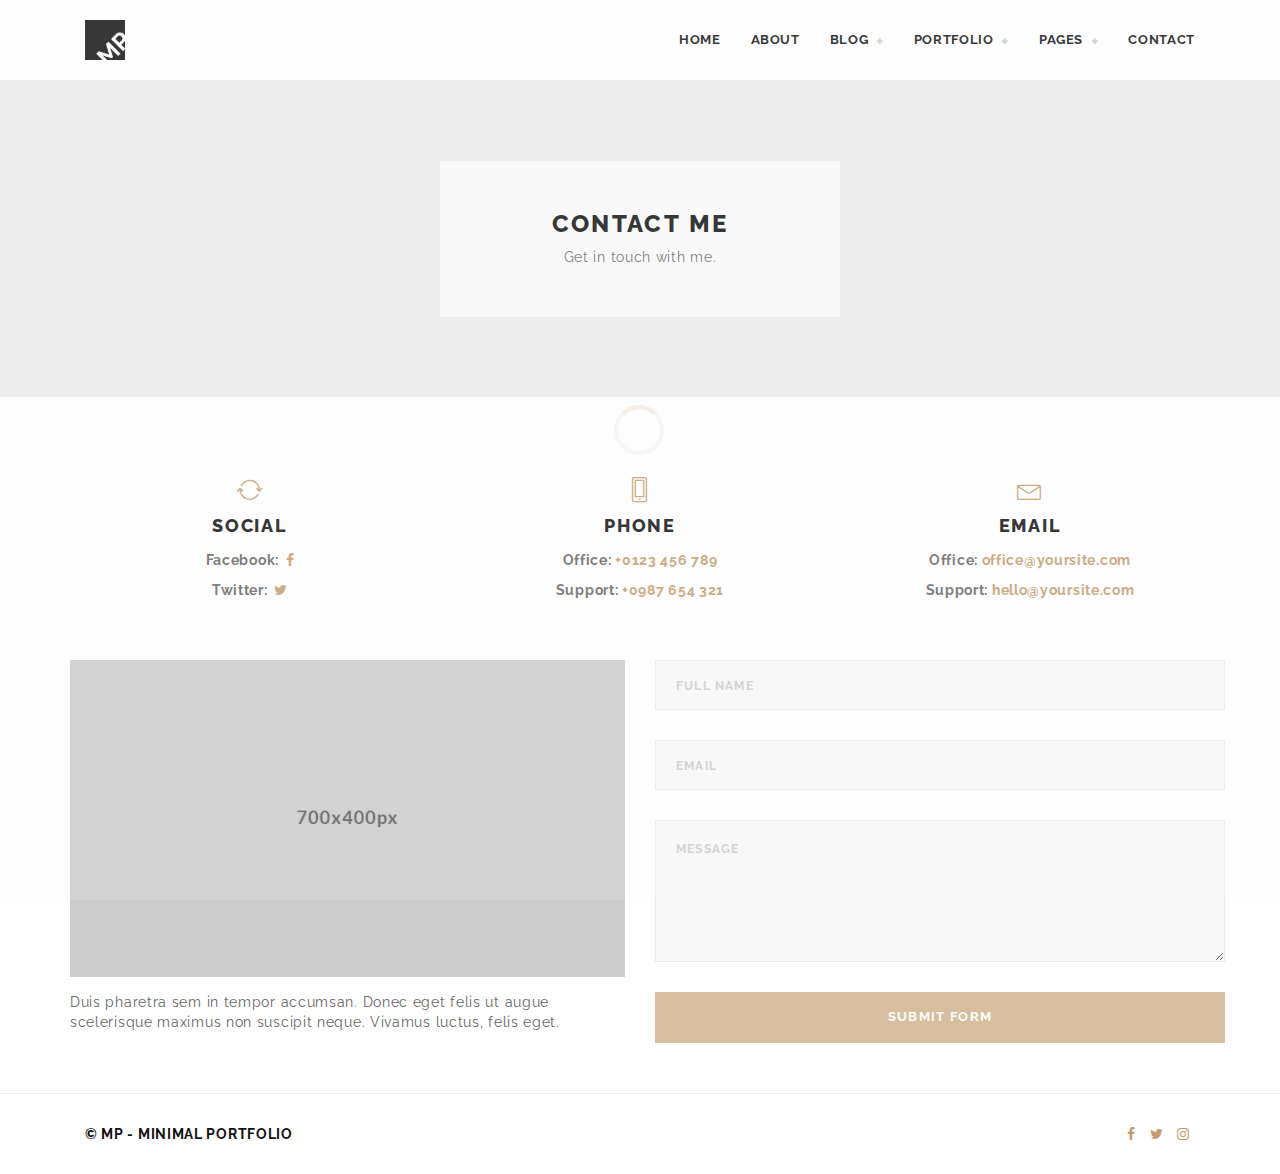
<file: contact2.html>
<!DOCTYPE html>
<html lang="en">

<head>

<meta charset="utf-8">
<meta http-equiv="X-UA-Compatible" content="IE=edge">
<meta name="viewport" content="width=device-width, initial-scale=1">
<meta name="description" content="Minimal Portfolio Theme">
<meta name="keywords" content="responsive, retina ready, html5, css3, creative, portfolio, bootstrap theme" />
<meta name="author" content="KingStudio.ro">

<!-- favicon -->
<link rel="icon" href="images/favicon.png">
<!-- page title -->
<title>MP - Minimal Portfolio Theme</title>
<!-- bootstrap css -->
<link href="css/bootstrap.min.css" rel="stylesheet">
<!-- css -->
<link href="css/style.css" rel="stylesheet">
<link href="css/animate.css" rel="stylesheet">
<!-- fonts -->
<link href="https://fonts.googleapis.com/css?family=Raleway:400,700,800,900" rel="stylesheet">
<link href="css/font-awesome.min.css" rel="stylesheet" type="text/css">
<link href='fonts/FontAwesome.otf' rel='stylesheet' type='text/css'>
<link rel="stylesheet" href="css/linear-icons.css">

<!-- HTML5 shim and Respond.js for IE8 support of HTML5 elements and media queries -->
<!-- WARNING: Respond.js doesn't work if you view the page via file:// -->
<!--[if lt IE 9]>
    <script src="https://oss.maxcdn.com/html5shiv/3.7.2/html5shiv.min.js"></script>
    <script src="https://oss.maxcdn.com/respond/1.4.2/respond.min.js"></script>
<![endif]-->

</head>

<body>

<!-- preloader -->
<div id="preloader">
    <div class="spinner spinner-round"></div>
</div>
<!-- / preloader -->

<!-- header -->
<header>
    <!-- nav -->
    <nav class="navbar navbar-default">
        <div class="container">
            <div class="navbar-header">
                <button type="button" class="navbar-toggle collapsed" data-toggle="collapse" data-target=".navbar-collapse">
                <span class="sr-only">Toggle navigation</span>
                <span class="icon-bar"></span>
                <span class="icon-bar"></span>
                <span class="icon-bar"></span>
                </button>
                <a class="navbar-brand" href="index.html"><img src="images/logo.png" alt="logo"></a>
            </div><!-- / navbar-header -->
            <div class="navbar-collapse collapse">
                <ul class="nav navbar-nav">
                    <li><a href="index.html"><span>HOME</span></a></li>
                    <li><a href="about.html"><span>ABOUT</span></a></li>
                    <li class="dropdown">
                    <a href="#" class="dropdown-toggle" data-toggle="dropdown" role="button" aria-haspopup="true" aria-expanded="false"><span>BLOG</span> <span class="dropdown-icon"></span></a>
                    <ul class="dropdown-menu animated zoomIn fast">
                        <li><a href="blog.html"><span>BLOG FULLWIDTH</span></a></li>
                        <li><a href="blog-masonry.html"><span>BLOG MASONRY</span></a></li>
                        <li><a href="blog-sidebar.html"><span>BLOG SIDEBAR</span></a></li>
                        <li><a href="single-post-full.html"><span>POST FULLWIDTH</span></a></li>
                        <li><a href="single-post.html"><span>POST SIDEBAR</span></a></li>
                    </ul>
                    </li>
                    <li class="dropdown">
                    <a href="#" class="dropdown-toggle" data-toggle="dropdown" role="button" aria-haspopup="true" aria-expanded="false"><span>PORTFOLIO</span> <span class="dropdown-icon"></span></a>
                    <ul class="dropdown-menu animated zoomIn fast">
                        <li><a href="grid-2col.html"><span>GRID 2COL</span></a></li>
                        <li><a href="grid-3col.html"><span>GRID 3COL</span></a></li>
                        <li><a href="grid-4col.html"><span>GRID 4COL</span></a></li>
                        <li><a href="masonry-2col.html"><span>MASONRY 2COL</span></a></li>
                        <li><a href="masonry-3col.html"><span>MASONRY 3COL</span></a></li>
                        <li><a href="masonry-4col.html"><span>MASONRY 4COL</span></a></li>
                        <li><a href="single-project.html"><span>SINGLE PROJECT</span></a></li>
                        <li><a href="single-project-2.html"><span>SINGLE PROJECT 2</span></a></li>
                        <li><a href="single-project-3.html"><span>SINGLE PROJECT 3</span></a></li>
                    </ul>
                    </li>
                    <li class="dropdown">
                    <a href="#" class="dropdown-toggle" data-toggle="dropdown" role="button" aria-haspopup="true" aria-expanded="false"><span>PAGES</span> <span class="dropdown-icon"></span></a>
                    <ul class="dropdown-menu animated zoomIn fast">
                        <li><a href="about2.html"><span>ABOUT 2</span></a></li>
                        <li class="active"><a href="contact2.html"><span>CONTACT 2</span></a></li>
                        <li><a href="404.html"><span>404 PAGE</span></a></li>
                        <li><a href="components.html"><span>COMPONENTS</span></a></li>
                    </ul>
                    </li>
                    <li><a href="contact.html"><span>CONTACT</span></a></li>
                </ul>
            </div><!--/ nav-collapse -->
        </div><!-- / container -->
    </nav>
    <!-- / nav -->

    <!-- header-banner -->
    <div id="header-banner">
        <div class="banner-content single-page text-center">
            <div class="banner-info">
                <h1>CONTACT ME</h1>
                <p>Get in touch with me.</p>
            </div><!-- / banner-info -->
        </div><!-- / banner-content -->
    </div>
    <!-- / header-banner -->
</header>
<!-- / header -->

<!-- content -->

<div id="page-content" class="container">
    <div class="row">
        <div class="col-sm-4 contact-info text-center space-bottom">
            <div class="contact-icon">
                <i class="lnr lnr-sync"></i>
            </div>
            <h5>SOCIAL</h5>
            <p class="social-contact">Facebook: <a href="#x"><i class="fa fa-facebook"></i></a></p>
            <p class="social-contact">Twitter: <a href="#x"><i class="fa fa-twitter"></i></a></p>
        </div><!-- / fcontact-info -->

        <div class="col-sm-4 contact-info text-center space-bottom">
            <div class="contact-icon">
                <i class="lnr lnr-smartphone"></i>
            </div>
            <h5>PHONE</h5>
            <p>Office: <a href="tel:+0123456789">+0123 456 789</a></p>
            <p>Support: <a href="tel:+0987654321">+0987 654 321</a></p>
        </div><!-- / contact-info -->

        <div class="col-sm-4 contact-info text-center space-bottom">
            <div class="contact-icon">
                <i class="lnr lnr-envelope"></i>
            </div>
            <h5>EMAIL</h5>
            <p>Office: <a href="mailto:office@yoursite.com">office@yoursite.com</a></p>
            <p>Support: <a href="mailto:hello@yoursite.com">hello@yoursite.com</a></p>
        </div><!-- / contact-info -->

    </div><!-- / row -->

    <div class="row contact-area">
        <div class="col-sm-6 contact-text">
            <img src="images/contact-img.jpg" alt="">
            <p>Duis pharetra sem in tempor accumsan. Donec eget felis ut augue scelerisque maximus non suscipit neque. Vivamus luctus, felis eget.</p>
        </div><!-- / contact-text -->

        <div class="col-sm-6 contact-form-area">
            <!-- contact form 1col -->
            <div id="contact-form">
                <form id="contactForm" data-toggle="validator">
                    <div class="form-group">
                        <input type="text" class="form-control" id="name" placeholder="FULL NAME" required>
                        <div class="help-block with-errors"></div>
                    </div>
                    <div class="form-group">
                        <input type="email" class="form-control" id="email" placeholder="EMAIL" required>
                        <div class="help-block with-errors"></div>
                    </div>
                    <div class="form-group">
                        <textarea id="message" class="form-control" rows="5" placeholder="MESSAGE" required></textarea>
                    <div class="help-block with-errors"></div>
                    </div>
                    <button type="submit" id="form-submit" class="btn btn-md btn-primary-filled btn-form-submit">SUBMIT FORM</button>
                    <div id="msgSubmit" class="h3 text-center hidden"></div>
                    <div class="clearfix"></div>  
                </form>
            </div><!-- / contact form 1col -->
        </div><!-- / col-sm-6 -->
    </div><!-- / contact-area -->

</div><!-- / container -->

<!-- / content -->

<!-- footer -->
<footer>
    <div class="container">
        <p class="footer-info">© MP - MINIMAL PORTFOLIO
            <span class="social pull-right">
                <a href="#x"><i class="fa fa-facebook"></i></a>
                <a href="#x"><i class="fa fa-twitter"></i></a>
                <a href="#x"><i class="fa fa-instagram"></i></a>
            </span>
        </p>
    </div><!-- / container -->
</footer>
<!-- / footer -->

<!-- javascript -->
<script src="js/jquery.min.js"></script>
<script src="js/bootstrap.min.js"></script>
<script src="js/jquery.easing.min.js"></script>

<!-- contact-form -->
<script src="js/validator.min.js" type="text/javascript"></script>
<script src="js/form-scripts.js" type="text/javascript"></script>
<!-- / contact-form -->

<!-- preloader -->
<script src="js/preloader.js"></script>
<!-- / preloader -->

<!-- / javascript -->
</body>

</html>
</file>
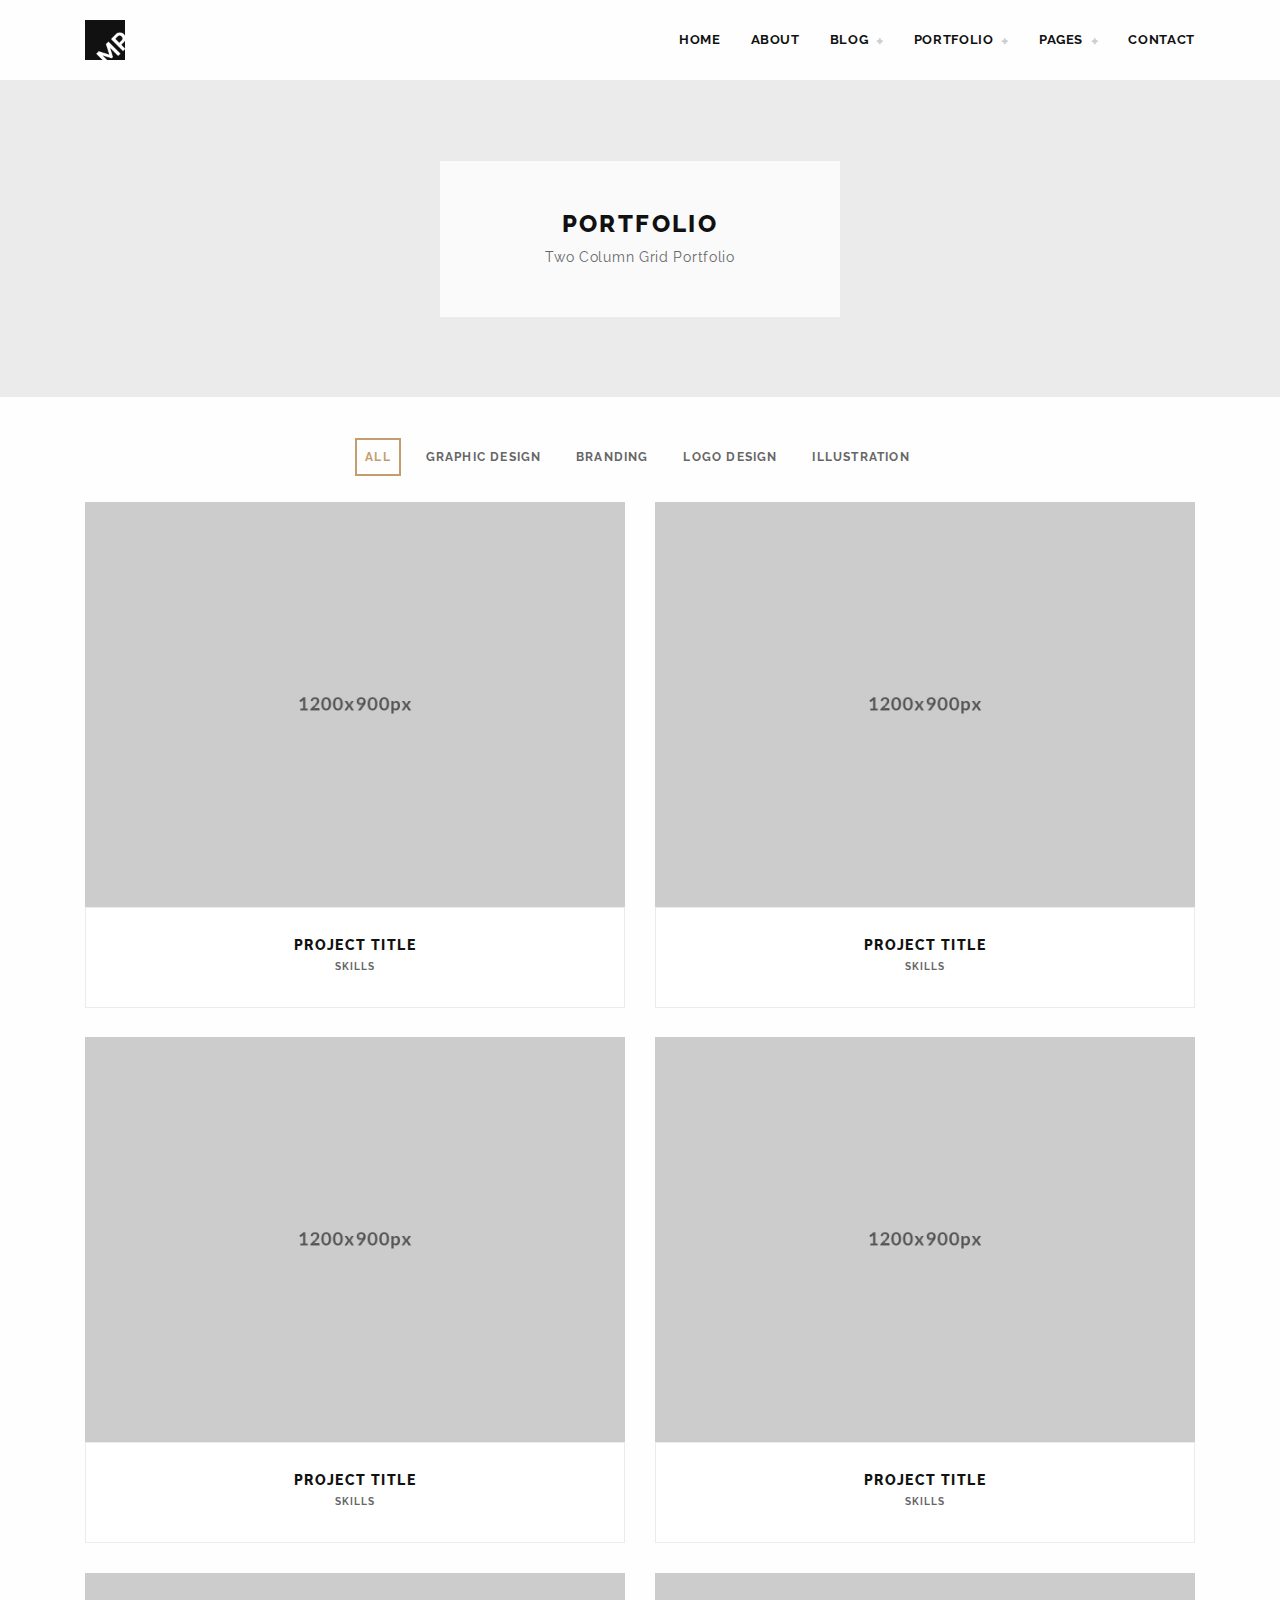
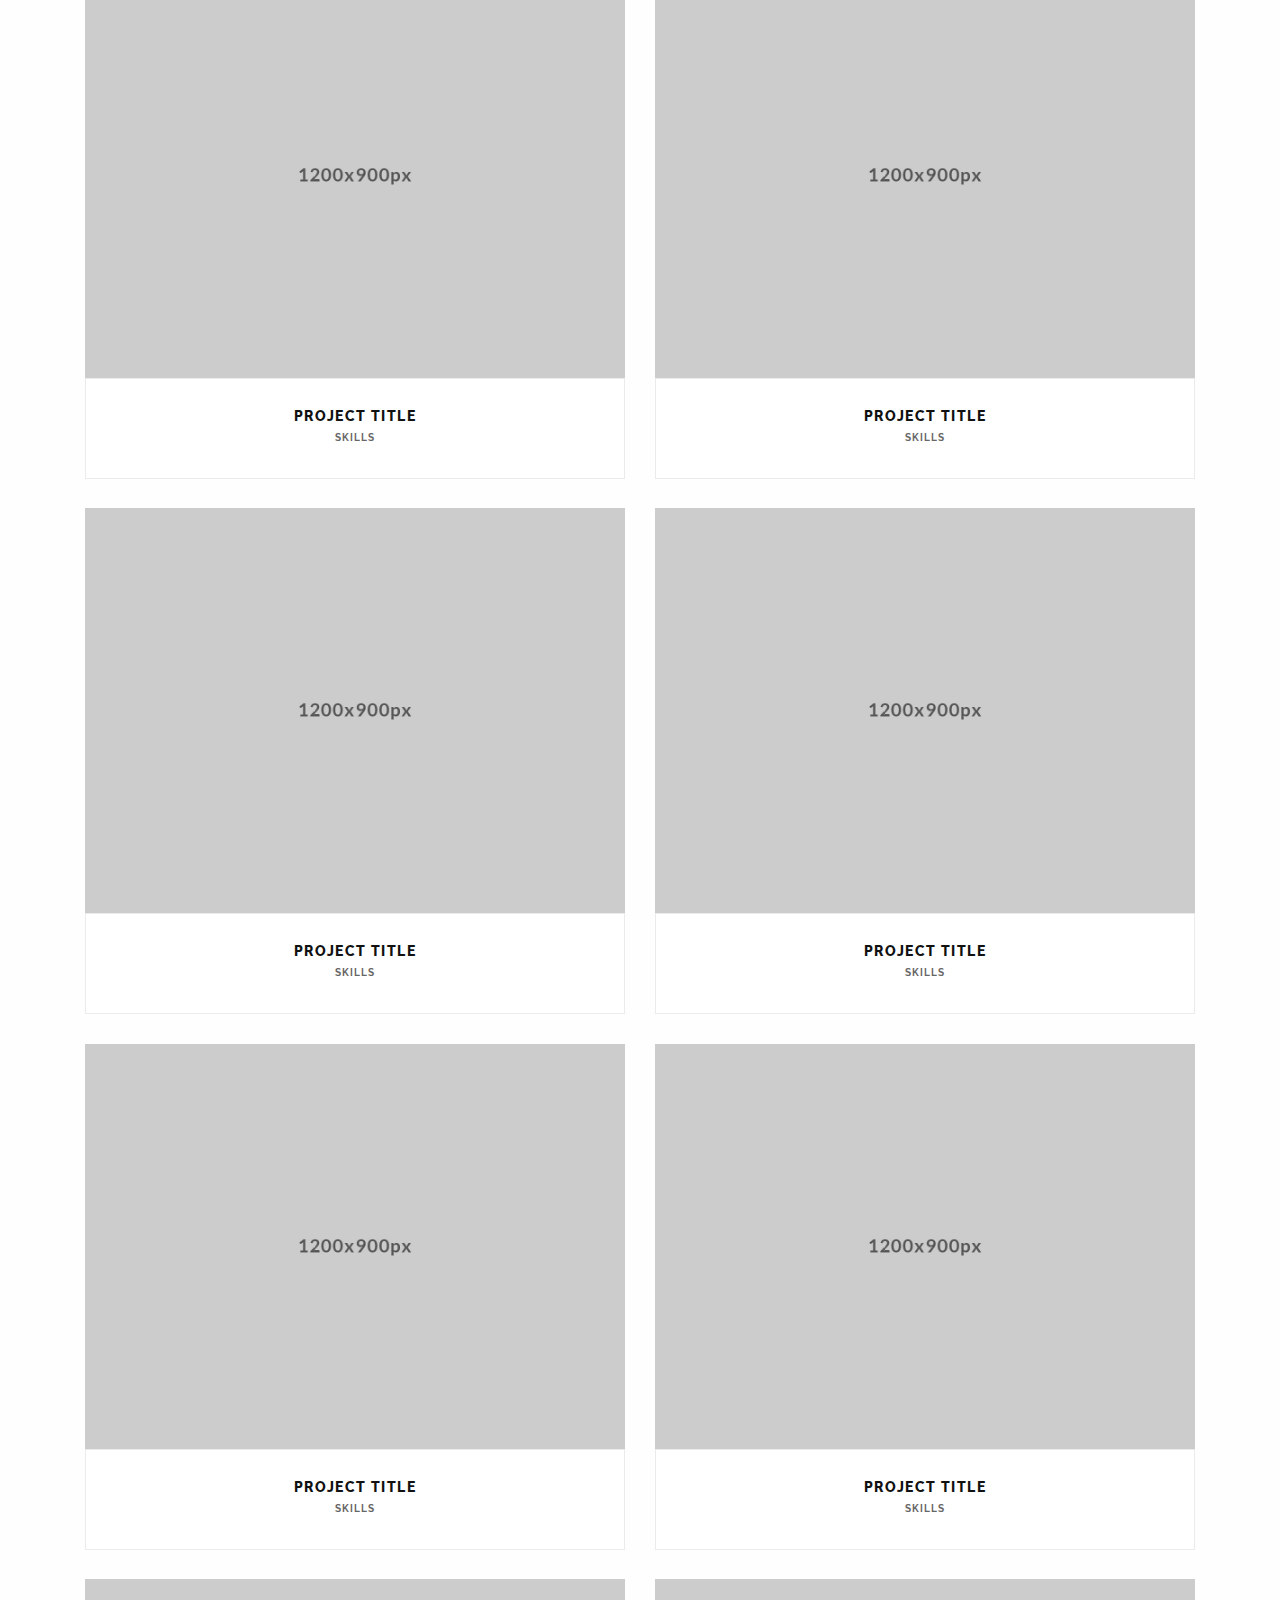
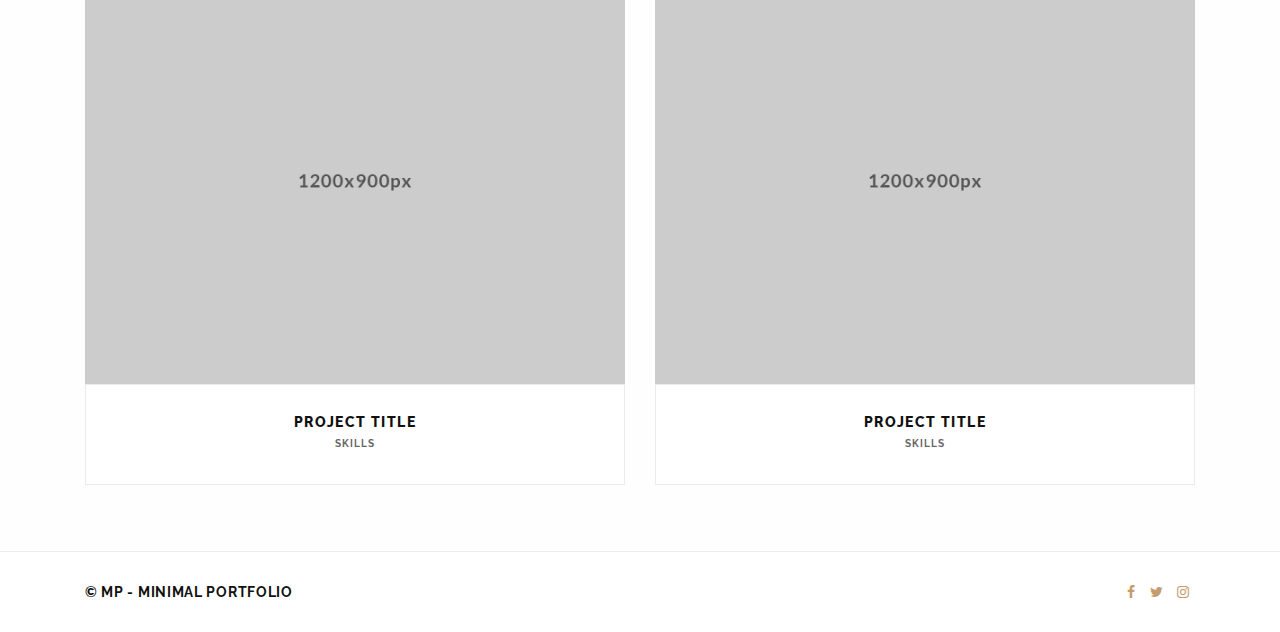
<file: grid-2col.html>
<!DOCTYPE html>
<html lang="en">

<head>

<meta charset="utf-8">
<meta http-equiv="X-UA-Compatible" content="IE=edge">
<meta name="viewport" content="width=device-width, initial-scale=1">
<meta name="description" content="Minimal Portfolio Theme">
<meta name="keywords" content="responsive, retina ready, html5, css3, creative, portfolio, bootstrap theme" />
<meta name="author" content="KingStudio.ro">

<!-- favicon -->
<link rel="icon" href="images/favicon.png">
<!-- page title -->
<title>MP - Minimal Portfolio Theme</title>
<!-- bootstrap css -->
<link href="css/bootstrap.min.css" rel="stylesheet">
<!-- css -->
<link href="css/style.css" rel="stylesheet">
<link href="css/animate.css" rel="stylesheet">
<link href="css/magnific-popup.css" rel="stylesheet">
<!-- fonts -->
<link href="https://fonts.googleapis.com/css?family=Raleway:400,700,800,900" rel="stylesheet">
<link href="css/font-awesome.min.css" rel="stylesheet" type="text/css">
<link href='fonts/FontAwesome.otf' rel='stylesheet' type='text/css'>
<link rel="stylesheet" href="css/linear-icons.css">

<!-- HTML5 shim and Respond.js for IE8 support of HTML5 elements and media queries -->
<!-- WARNING: Respond.js doesn't work if you view the page via file:// -->
<!--[if lt IE 9]>
    <script src="https://oss.maxcdn.com/html5shiv/3.7.2/html5shiv.min.js"></script>
    <script src="https://oss.maxcdn.com/respond/1.4.2/respond.min.js"></script>
<![endif]-->

</head>

<body>

<!-- preloader -->
<div id="preloader">
    <div class="spinner spinner-round"></div>
</div>
<!-- / preloader -->

<!-- header -->
<header>
    <!-- nav -->
    <nav class="navbar navbar-default">
        <div class="container">
            <div class="navbar-header">
                <button type="button" class="navbar-toggle collapsed" data-toggle="collapse" data-target=".navbar-collapse">
                <span class="sr-only">Toggle navigation</span>
                <span class="icon-bar"></span>
                <span class="icon-bar"></span>
                <span class="icon-bar"></span>
                </button>
                <a class="navbar-brand" href="index.html"><img src="images/logo.png" alt="logo"></a>
            </div><!-- / navbar-header -->
            <div class="navbar-collapse collapse">
                <ul class="nav navbar-nav">
                    <li><a href="index.html"><span>HOME</span></a></li>
                    <li><a href="about.html"><span>ABOUT</span></a></li>
                    <li class="dropdown">
                    <a href="#" class="dropdown-toggle" data-toggle="dropdown" role="button" aria-haspopup="true" aria-expanded="false"><span>BLOG</span> <span class="dropdown-icon"></span></a>
                    <ul class="dropdown-menu animated zoomIn fast">
                        <li><a href="blog.html"><span>BLOG FULLWIDTH</span></a></li>
                        <li><a href="blog-masonry.html"><span>BLOG MASONRY</span></a></li>
                        <li><a href="blog-sidebar.html"><span>BLOG SIDEBAR</span></a></li>
                        <li><a href="single-post-full.html"><span>POST FULLWIDTH</span></a></li>
                        <li><a href="single-post.html"><span>POST SIDEBAR</span></a></li>
                    </ul>
                    </li>
                    <li class="dropdown">
                    <a href="#" class="dropdown-toggle" data-toggle="dropdown" role="button" aria-haspopup="true" aria-expanded="false"><span>PORTFOLIO</span> <span class="dropdown-icon"></span></a>
                    <ul class="dropdown-menu animated zoomIn fast">
                        <li class="active"><a href="grid-2col.html"><span>GRID 2COL</span></a></li>
                        <li><a href="grid-3col.html"><span>GRID 3COL</span></a></li>
                        <li><a href="grid-4col.html"><span>GRID 4COL</span></a></li>
                        <li><a href="masonry-2col.html"><span>MASONRY 2COL</span></a></li>
                        <li><a href="masonry-3col.html"><span>MASONRY 3COL</span></a></li>
                        <li><a href="masonry-4col.html"><span>MASONRY 4COL</span></a></li>
                        <li><a href="single-project.html"><span>SINGLE PROJECT</span></a></li>
                        <li><a href="single-project-2.html"><span>SINGLE PROJECT 2</span></a></li>
                        <li><a href="single-project-3.html"><span>SINGLE PROJECT 3</span></a></li>
                    </ul>
                    </li>
                    <li class="dropdown">
                    <a href="#" class="dropdown-toggle" data-toggle="dropdown" role="button" aria-haspopup="true" aria-expanded="false"><span>PAGES</span> <span class="dropdown-icon"></span></a>
                    <ul class="dropdown-menu animated zoomIn fast">
                        <li><a href="about2.html"><span>ABOUT 2</span></a></li>
                        <li><a href="contact2.html"><span>CONTACT 2</span></a></li>
                        <li><a href="404.html"><span>404 PAGE</span></a></li>
                        <li><a href="components.html"><span>COMPONENTS</span></a></li>
                    </ul>
                    </li>
                    <li><a href="contact.html"><span>CONTACT</span></a></li>
                </ul>
            </div><!--/ nav-collapse -->
        </div><!-- / container -->
    </nav>
    <!-- / nav -->

    <!-- header-banner -->
    <div id="header-banner">
        <div class="banner-content single-page text-center">
            <div class="banner-info">
                <h1>PORTFOLIO</h1>
                <p>Two Column Grid Portfolio</p>
            </div><!-- / banner-info -->
        </div><!-- / banner-content -->
    </div>
    <!-- / header-banner -->
</header>
<!-- / header -->

<!-- content -->

<!-- portfolio section -->
<section id="portfolio" class="info-box two-col">
    <div class="container">
        <!-- portfolio filter -->
        <ul class="portfolio-filter list-inline text-center">
            <li><a href="#" data-group="all" class="active">ALL</a></li>
            <li><a href="#" data-group="graphic-design">GRAPHIC DESIGN</a></li>
            <li><a href="#" data-group="branding">BRANDING</a></li>
            <li><a href="#" data-group="logo-design">LOGO DESIGN</a></li>
            <li><a href="#" data-group="illustration">ILLUSTRATION</a></li>
        </ul><!--end portfolio filter -->
        <ul class="row portfolio list-unstyled lightbox" id="grid">
            <!-- project -->
            <li class="col-xs-6 project" data-groups='["illustration"]'>
                <div class="img-bg-color primary">
                    <a href="single-project.html" class="project-link"></a>
                    <!-- / project-link -->
                    <img src="images/project.jpg" alt="">
                    <!-- / project-image -->

                    <!-- project-hover-tools -->
                    <div class="project-hover-tools">
                        <a href="single-project.html" class="view-btn">
                            <i class="lnr lnr-eye"></i>
                        </a>
                        <a href="images/project.jpg" class="open-gallery">
                            <i class="lnr lnr-frame-expand"></i>
                        </a>
                    </div><!-- / project-hover-tools -->

                    <!-- project-details -->
                    <div class="project-details">
                        <h5 class="project-title">PROJECT TITLE</h5>
                        <p class="skill">SKILLS</p>
                    </div><!-- / project-details -->
                </div><!-- / img-bg-color -->
            </li>
            <!-- / project -->

            <!-- project -->
            <li class="col-xs-6 project" data-groups='["branding"]'>
                <div class="img-bg-color primary">
                    <a href="single-project.html" class="project-link"></a>
                    <!-- / project-link -->
                    <img src="images/project.jpg" alt="">
                    <!-- / project-image -->

                    <!-- project-hover-tools -->
                    <div class="project-hover-tools">
                        <a href="single-project.html" class="view-btn">
                            <i class="lnr lnr-eye"></i>
                        </a>
                        <a href="images/project.jpg" class="open-gallery">
                            <i class="lnr lnr-frame-expand"></i>
                        </a>
                    </div><!-- / project-hover-tools -->

                    <!-- project-details -->
                    <div class="project-details">
                        <h5 class="project-title">PROJECT TITLE</h5>
                        <p class="skill">SKILLS</p>
                    </div><!-- / project-details -->
                </div><!-- / img-bg-color -->
            </li>
            <!-- / project -->

            <!-- project -->
            <li class="col-xs-6 project" data-groups='["logo-design"]'>
                <div class="img-bg-color primary">
                    <a href="single-project.html" class="project-link"></a>
                    <!-- / project-link -->
                    <img src="images/project.jpg" alt="">
                    <!-- / project-image -->

                    <!-- project-hover-tools -->
                    <div class="project-hover-tools">
                        <a href="single-project.html" class="view-btn">
                            <i class="lnr lnr-eye"></i>
                        </a>
                        <a href="images/project.jpg" class="open-gallery">
                            <i class="lnr lnr-frame-expand"></i>
                        </a>
                    </div><!-- / project-hover-tools -->

                    <!-- project-details -->
                    <div class="project-details">
                        <h5 class="project-title">PROJECT TITLE</h5>
                        <p class="skill">SKILLS</p>
                    </div><!-- / project-details -->
                </div><!-- / img-bg-color -->
            </li>
            <!-- / project -->

            <!-- project -->
            <li class="col-xs-6 project" data-groups='["illustration", "logo-design", "branding"]'>
                <div class="img-bg-color primary">
                    <a href="single-project.html" class="project-link"></a>
                    <!-- / project-link -->
                    <img src="images/project.jpg" alt="">
                    <!-- / project-image -->

                    <!-- project-hover-tools -->
                    <div class="project-hover-tools">
                        <a href="single-project.html" class="view-btn">
                            <i class="lnr lnr-eye"></i>
                        </a>
                        <a href="images/project.jpg" class="open-gallery">
                            <i class="lnr lnr-frame-expand"></i>
                        </a>
                    </div><!-- / project-hover-tools -->

                    <!-- project-details -->
                    <div class="project-details">
                        <h5 class="project-title">PROJECT TITLE</h5>
                        <p class="skill">SKILLS</p>
                    </div><!-- / project-details -->
                </div><!-- / img-bg-color -->
            </li>
            <!-- / project -->

            <!-- project -->
            <li class="col-xs-6 project" data-groups='["graphic-design", "logo-design", "branding"]'>
                <div class="img-bg-color primary">
                    <a href="single-project.html" class="project-link"></a>
                    <!-- / project-link -->
                    <img src="images/project.jpg" alt="">
                    <!-- / project-image -->

                    <!-- project-hover-tools -->
                    <div class="project-hover-tools">
                        <a href="single-project.html" class="view-btn">
                            <i class="lnr lnr-eye"></i>
                        </a>
                        <a href="images/project.jpg" class="open-gallery">
                            <i class="lnr lnr-frame-expand"></i>
                        </a>
                    </div><!-- / project-hover-tools -->

                    <!-- project-details -->
                    <div class="project-details">
                        <h5 class="project-title">PROJECT TITLE</h5>
                        <p class="skill">SKILLS</p>
                    </div><!-- / project-details -->
                </div><!-- / img-bg-color -->
            </li>
            <!-- / project -->

            <!-- project -->
            <li class="col-xs-6 project" data-groups='["branding"]'>
                <div class="img-bg-color primary">
                    <a href="single-project.html" class="project-link"></a>
                    <!-- / project-link -->
                    <img src="images/project.jpg" alt="">
                    <!-- / project-image -->

                    <!-- project-hover-tools -->
                    <div class="project-hover-tools">
                        <a href="single-project.html" class="view-btn">
                            <i class="lnr lnr-eye"></i>
                        </a>
                        <a href="images/project.jpg" class="open-gallery">
                            <i class="lnr lnr-frame-expand"></i>
                        </a>
                    </div><!-- / project-hover-tools -->

                    <!-- project-details -->
                    <div class="project-details">
                        <h5 class="project-title">PROJECT TITLE</h5>
                        <p class="skill">SKILLS</p>
                    </div><!-- / project-details -->
                </div><!-- / img-bg-color -->
            </li>
            <!-- / project -->

            <!-- project -->
            <li class="col-xs-6 project" data-groups='["graphic-design", "branding"]'>
                <div class="img-bg-color primary">
                    <a href="single-project.html" class="project-link"></a>
                    <!-- / project-link -->
                    <img src="images/project.jpg" alt="">
                    <!-- / project-image -->

                    <!-- project-hover-tools -->
                    <div class="project-hover-tools">
                        <a href="single-project.html" class="view-btn">
                            <i class="lnr lnr-eye"></i>
                        </a>
                        <a href="images/project.jpg" class="open-gallery">
                            <i class="lnr lnr-frame-expand"></i>
                        </a>
                    </div><!-- / project-hover-tools -->

                    <!-- project-details -->
                    <div class="project-details">
                        <h5 class="project-title">PROJECT TITLE</h5>
                        <p class="skill">SKILLS</p>
                    </div><!-- / project-details -->
                </div><!-- / img-bg-color -->
            </li>
            <!-- / project -->

            <!-- project -->
            <li class="col-xs-6 project" data-groups='["illustration", "logo-design"]'>
                <div class="img-bg-color primary">
                    <a href="single-project.html" class="project-link"></a>
                    <!-- / project-link -->
                    <img src="images/project.jpg" alt="">
                    <!-- / project-image -->

                    <!-- project-hover-tools -->
                    <div class="project-hover-tools">
                        <a href="single-project.html" class="view-btn">
                            <i class="lnr lnr-eye"></i>
                        </a>
                        <a href="images/project.jpg" class="open-gallery">
                            <i class="lnr lnr-frame-expand"></i>
                        </a>
                    </div><!-- / project-hover-tools -->

                    <!-- project-details -->
                    <div class="project-details">
                        <h5 class="project-title">PROJECT TITLE</h5>
                        <p class="skill">SKILLS</p>
                    </div><!-- / project-details -->
                </div><!-- / img-bg-color -->
            </li>
            <!-- / project -->

            <!-- project -->
            <li class="col-xs-6 project" data-groups='["branding"]'>
                <div class="img-bg-color primary">
                    <a href="single-project.html" class="project-link"></a>
                    <!-- / project-link -->
                    <img src="images/project.jpg" alt="">
                    <!-- / project-image -->

                    <!-- project-hover-tools -->
                    <div class="project-hover-tools">
                        <a href="single-project.html" class="view-btn">
                            <i class="lnr lnr-eye"></i>
                        </a>
                        <a href="images/project.jpg" class="open-gallery">
                            <i class="lnr lnr-frame-expand"></i>
                        </a>
                    </div><!-- / project-hover-tools -->

                    <!-- project-details -->
                    <div class="project-details">
                        <h5 class="project-title">PROJECT TITLE</h5>
                        <p class="skill">SKILLS</p>
                    </div><!-- / project-details -->
                </div><!-- / img-bg-color -->
            </li>
            <!-- / project -->

            <!-- project -->
            <li class="col-xs-6 project" data-groups='["graphic-design", "branding"]'>
                <div class="img-bg-color primary">
                    <a href="single-project.html" class="project-link"></a>
                    <!-- / project-link -->
                    <img src="images/project.jpg" alt="">
                    <!-- / project-image -->

                    <!-- project-hover-tools -->
                    <div class="project-hover-tools">
                        <a href="single-project.html" class="view-btn">
                            <i class="lnr lnr-eye"></i>
                        </a>
                        <a href="images/project.jpg" class="open-gallery">
                            <i class="lnr lnr-frame-expand"></i>
                        </a>
                    </div><!-- / project-hover-tools -->

                    <!-- project-details -->
                    <div class="project-details">
                        <h5 class="project-title">PROJECT TITLE</h5>
                        <p class="skill">SKILLS</p>
                    </div><!-- / project-details -->
                </div><!-- / img-bg-color -->
            </li>
            <!-- / project -->

            <!-- project -->
            <li class="col-xs-6 project" data-groups='["logo-design", "branding"]'>
                <div class="img-bg-color primary">
                    <a href="single-project.html" class="project-link"></a>
                    <!-- / project-link -->
                    <img src="images/project.jpg" alt="">
                    <!-- / project-image -->

                    <!-- project-hover-tools -->
                    <div class="project-hover-tools">
                        <a href="single-project.html" class="view-btn">
                            <i class="lnr lnr-eye"></i>
                        </a>
                        <a href="images/project.jpg" class="open-gallery">
                            <i class="lnr lnr-frame-expand"></i>
                        </a>
                    </div><!-- / project-hover-tools -->

                    <!-- project-details -->
                    <div class="project-details">
                        <h5 class="project-title">PROJECT TITLE</h5>
                        <p class="skill">SKILLS</p>
                    </div><!-- / project-details -->
                </div><!-- / img-bg-color -->
            </li>
            <!-- / project -->

            <!-- project -->
            <li class="col-xs-6 project" data-groups='["illustration"]'>
                <div class="img-bg-color primary">
                    <a href="single-project.html" class="project-link"></a>
                    <!-- / project-link -->
                    <img src="images/project.jpg" alt="">
                    <!-- / project-image -->

                    <!-- project-hover-tools -->
                    <div class="project-hover-tools">
                        <a href="single-project.html" class="view-btn">
                            <i class="lnr lnr-eye"></i>
                        </a>
                        <a href="images/project.jpg" class="open-gallery">
                            <i class="lnr lnr-frame-expand"></i>
                        </a>
                    </div><!-- / project-hover-tools -->

                    <!-- project-details -->
                    <div class="project-details">
                        <h5 class="project-title">PROJECT TITLE</h5>
                        <p class="skill">SKILLS</p>
                    </div><!-- / project-details -->
                </div><!-- / img-bg-color -->
            </li>
            <!-- / project -->

            <!-- sizer -->
            <li class="col-xs-6 shuffle_sizer"></li>      
        </ul> <!-- / projects -->
    </div><!-- / container -->

</section>
<!-- / portfolio section -->

<!-- / content -->

<!-- footer -->
<footer>
    <div class="container">
        <p class="footer-info">© MP - MINIMAL PORTFOLIO
            <span class="social pull-right">
                <a href="#x"><i class="fa fa-facebook"></i></a>
                <a href="#x"><i class="fa fa-twitter"></i></a>
                <a href="#x"><i class="fa fa-instagram"></i></a>
            </span>
        </p>
    </div><!-- / container -->
</footer>
<!-- / footer -->

<!-- javascript -->
<script src="js/jquery.min.js"></script>
<script src="js/bootstrap.min.js"></script>
<script src="js/jquery.easing.min.js"></script>

<!-- portfolio -->
<script src="js/custom.js"></script>
<script src="js/jquery.shuffle.min.js"></script>
<!-- lightbox -->
<script src="js/jquery.magnific-popup.min.js"></script>
<script type="text/javascript">
// This will create a single gallery from all elements that have class "lightbox"
$('.lightbox').each(function() {
    $(this).magnificPopup({
        delegate: 'a.open-gallery', // the selector for gallery item
        type: 'image',
        gallery: {
          enabled:true
        }
    });
});
</script>
<!-- / lightbox -->
<!-- / portfolio -->

<!-- preloader -->
<script src="js/preloader.js"></script>
<!-- / preloader -->

<!-- / javascript -->
</body>

</html>
</file>
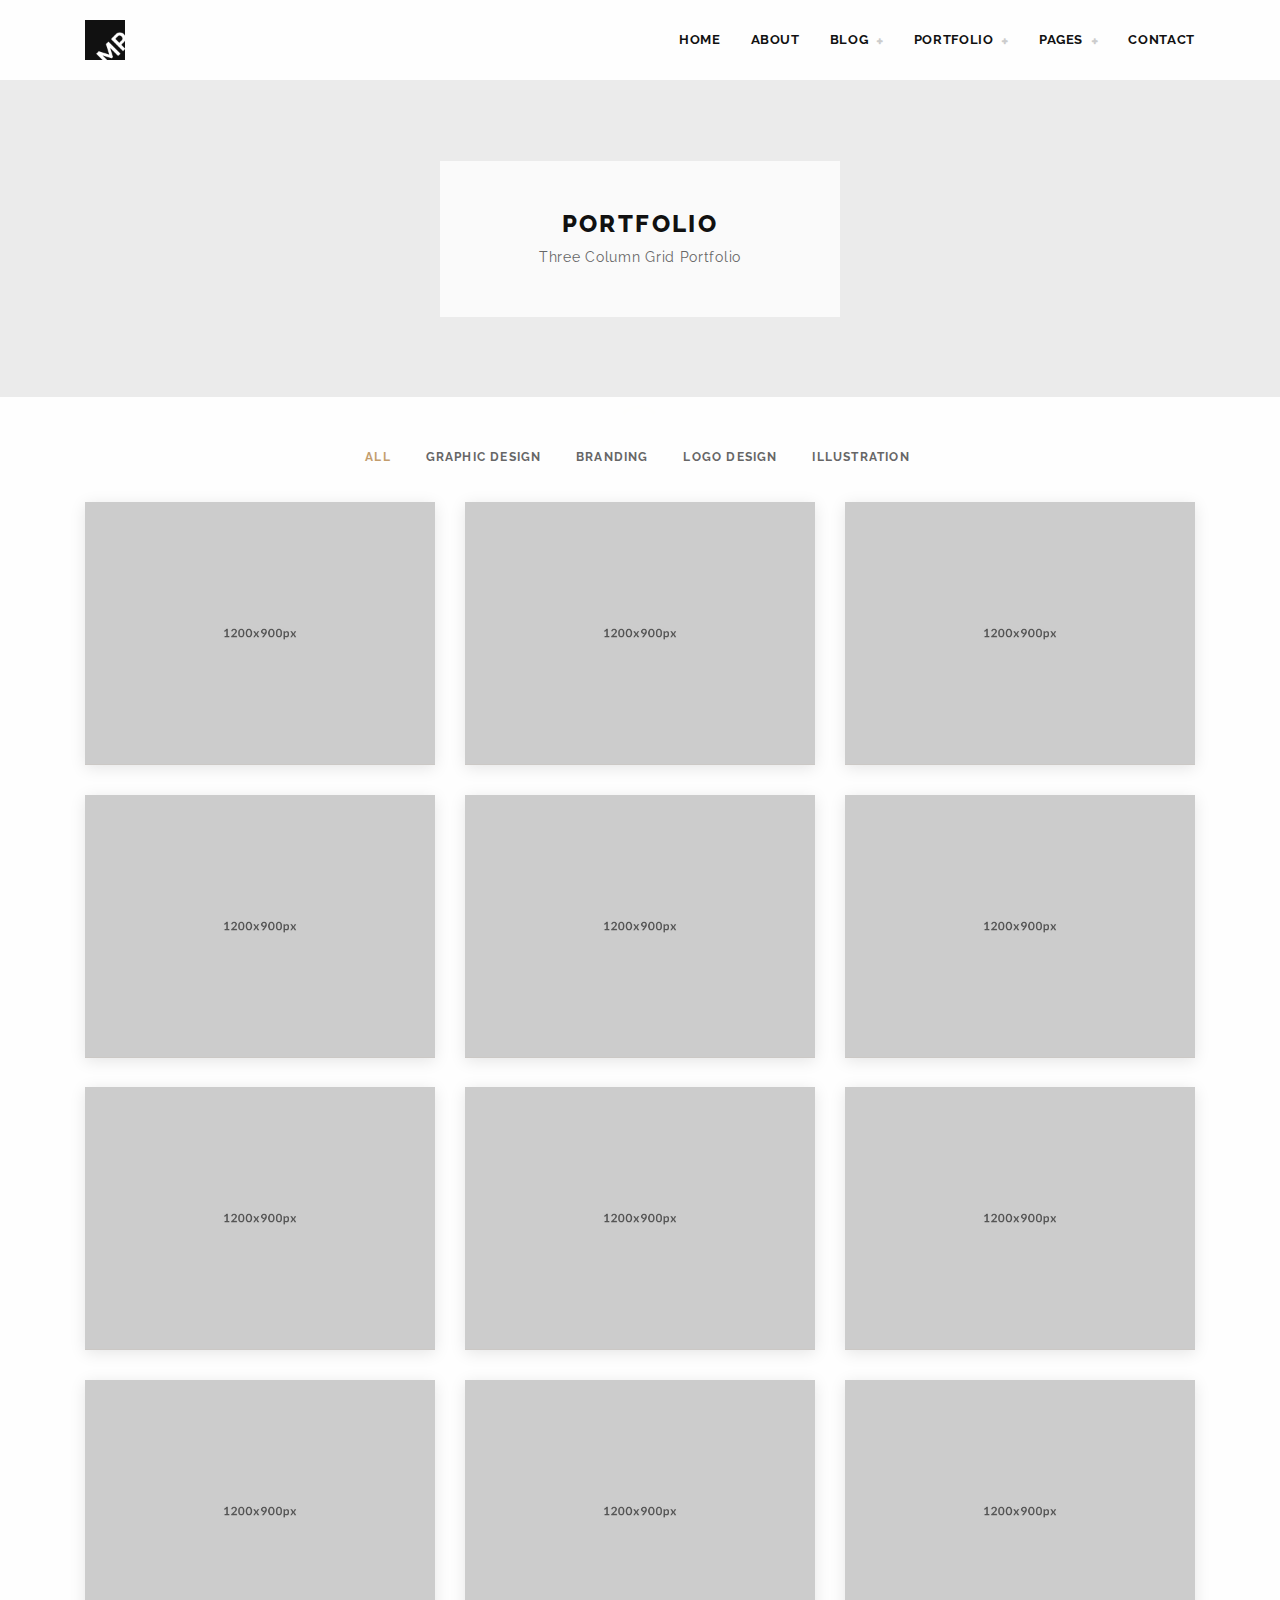
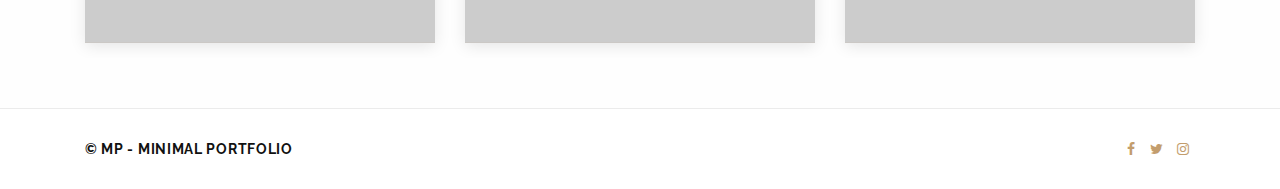
<file: grid-3col.html>
<!DOCTYPE html>
<html lang="en">

<head>

<meta charset="utf-8">
<meta http-equiv="X-UA-Compatible" content="IE=edge">
<meta name="viewport" content="width=device-width, initial-scale=1">
<meta name="description" content="Minimal Portfolio Theme">
<meta name="keywords" content="responsive, retina ready, html5, css3, creative, portfolio, bootstrap theme" />
<meta name="author" content="KingStudio.ro">

<!-- favicon -->
<link rel="icon" href="images/favicon.png">
<!-- page title -->
<title>MP - Minimal Portfolio Theme</title>
<!-- bootstrap css -->
<link href="css/bootstrap.min.css" rel="stylesheet">
<!-- css -->
<link href="css/style.css" rel="stylesheet">
<link href="css/animate.css" rel="stylesheet">
<link href="css/magnific-popup.css" rel="stylesheet">
<!-- fonts -->
<link href="https://fonts.googleapis.com/css?family=Raleway:400,700,800,900" rel="stylesheet">
<link href="css/font-awesome.min.css" rel="stylesheet" type="text/css">
<link href='fonts/FontAwesome.otf' rel='stylesheet' type='text/css'>
<link rel="stylesheet" href="css/linear-icons.css">

<!-- HTML5 shim and Respond.js for IE8 support of HTML5 elements and media queries -->
<!-- WARNING: Respond.js doesn't work if you view the page via file:// -->
<!--[if lt IE 9]>
    <script src="https://oss.maxcdn.com/html5shiv/3.7.2/html5shiv.min.js"></script>
    <script src="https://oss.maxcdn.com/respond/1.4.2/respond.min.js"></script>
<![endif]-->

</head>

<body>

<!-- preloader -->
<div id="preloader">
    <div class="spinner spinner-round"></div>
</div>
<!-- / preloader -->

<!-- header -->
<header>
    <!-- nav -->
    <nav class="navbar navbar-default">
        <div class="container">
            <div class="navbar-header">
                <button type="button" class="navbar-toggle collapsed" data-toggle="collapse" data-target=".navbar-collapse">
                <span class="sr-only">Toggle navigation</span>
                <span class="icon-bar"></span>
                <span class="icon-bar"></span>
                <span class="icon-bar"></span>
                </button>
                <a class="navbar-brand" href="index.html"><img src="images/logo.png" alt="logo"></a>
            </div><!-- / navbar-header -->
            <div class="navbar-collapse collapse">
                <ul class="nav navbar-nav">
                    <li><a href="index.html"><span>HOME</span></a></li>
                    <li><a href="about.html"><span>ABOUT</span></a></li>
                    <li class="dropdown">
                    <a href="#" class="dropdown-toggle" data-toggle="dropdown" role="button" aria-haspopup="true" aria-expanded="false"><span>BLOG</span> <span class="dropdown-icon"></span></a>
                    <ul class="dropdown-menu animated zoomIn fast">
                        <li><a href="blog.html"><span>BLOG FULLWIDTH</span></a></li>
                        <li><a href="blog-masonry.html"><span>BLOG MASONRY</span></a></li>
                        <li><a href="blog-sidebar.html"><span>BLOG SIDEBAR</span></a></li>
                        <li><a href="single-post-full.html"><span>POST FULLWIDTH</span></a></li>
                        <li><a href="single-post.html"><span>POST SIDEBAR</span></a></li>
                    </ul>
                    </li>
                    <li class="dropdown">
                    <a href="#" class="dropdown-toggle" data-toggle="dropdown" role="button" aria-haspopup="true" aria-expanded="false"><span>PORTFOLIO</span> <span class="dropdown-icon"></span></a>
                    <ul class="dropdown-menu animated zoomIn fast">
                        <li><a href="grid-2col.html"><span>GRID 2COL</span></a></li>
                        <li class="active"><a href="grid-3col.html"><span>GRID 3COL</span></a></li>
                        <li><a href="grid-4col.html"><span>GRID 4COL</span></a></li>
                        <li><a href="masonry-2col.html"><span>MASONRY 2COL</span></a></li>
                        <li><a href="masonry-3col.html"><span>MASONRY 3COL</span></a></li>
                        <li><a href="masonry-4col.html"><span>MASONRY 4COL</span></a></li>
                        <li><a href="single-project.html"><span>SINGLE PROJECT</span></a></li>
                        <li><a href="single-project-2.html"><span>SINGLE PROJECT 2</span></a></li>
                        <li><a href="single-project-3.html"><span>SINGLE PROJECT 3</span></a></li>
                    </ul>
                    </li>
                    <li class="dropdown">
                    <a href="#" class="dropdown-toggle" data-toggle="dropdown" role="button" aria-haspopup="true" aria-expanded="false"><span>PAGES</span> <span class="dropdown-icon"></span></a>
                    <ul class="dropdown-menu animated zoomIn fast">
                        <li><a href="about2.html"><span>ABOUT 2</span></a></li>
                        <li><a href="contact2.html"><span>CONTACT 2</span></a></li>
                        <li><a href="404.html"><span>404 PAGE</span></a></li>
                        <li><a href="components.html"><span>COMPONENTS</span></a></li>
                    </ul>
                    </li>
                    <li><a href="contact.html"><span>CONTACT</span></a></li>
                </ul>
            </div><!--/ nav-collapse -->
        </div><!-- / container -->
    </nav>
    <!-- / nav -->

    <!-- header-banner -->
    <div id="header-banner">
        <div class="banner-content single-page text-center">
            <div class="banner-info">
                <h1>PORTFOLIO</h1>
                <p>Three Column Grid Portfolio</p>
            </div><!-- / banner-info -->
        </div><!-- / banner-content -->
    </div>
    <!-- / header-banner -->
</header>
<!-- / header -->

<!-- content -->

<!-- portfolio section -->
<section id="portfolio" class="w-shadow">
    <div class="container">
        <!-- portfolio filter -->
        <ul class="portfolio-filter list-inline text-center">
            <li><a href="#" data-group="all" class="active">ALL</a></li>
            <li><a href="#" data-group="graphic-design">GRAPHIC DESIGN</a></li>
            <li><a href="#" data-group="branding">BRANDING</a></li>
            <li><a href="#" data-group="logo-design">LOGO DESIGN</a></li>
            <li><a href="#" data-group="illustration">ILLUSTRATION</a></li>
        </ul><!--end portfolio filter -->
        <ul class="row portfolio list-unstyled lightbox" id="grid">
            <!-- project -->
            <li class="col-xs-6 col-md-4 project" data-groups='["illustration"]'>
                <div class="img-bg-color primary">
                    <a href="single-project.html" class="project-link"></a>
                    <!-- / project-link -->
                    <img src="images/project.jpg" alt="">
                    <!-- / project-image -->

                    <!-- project-hover-tools -->
                    <div class="project-hover-tools">
                        <a href="single-project.html" class="view-btn">
                            <i class="lnr lnr-eye"></i>
                        </a>
                        <a href="images/project.jpg" class="open-gallery">
                            <i class="lnr lnr-frame-expand"></i>
                        </a>
                    </div><!-- / project-hover-tools -->

                    <!-- project-details -->
                    <div class="project-details">
                        <h5 class="project-title">PROJECT TITLE</h5>
                        <p class="skill">SKILLS</p>
                    </div><!-- / project-details -->
                </div><!-- / img-bg-color -->
            </li>
            <!-- / project -->

            <!-- project -->
            <li class="col-xs-6 col-md-4 project" data-groups='["branding"]'>
                <div class="img-bg-color primary">
                    <a href="single-project.html" class="project-link"></a>
                    <!-- / project-link -->
                    <img src="images/project.jpg" alt="">
                    <!-- / project-image -->

                    <!-- project-hover-tools -->
                    <div class="project-hover-tools">
                        <a href="single-project.html" class="view-btn">
                            <i class="lnr lnr-eye"></i>
                        </a>
                        <a href="images/project.jpg" class="open-gallery">
                            <i class="lnr lnr-frame-expand"></i>
                        </a>
                    </div><!-- / project-hover-tools -->

                    <!-- project-details -->
                    <div class="project-details">
                        <h5 class="project-title">PROJECT TITLE</h5>
                        <p class="skill">SKILLS</p>
                    </div><!-- / project-details -->
                </div><!-- / img-bg-color -->
            </li>
            <!-- / project -->

            <!-- project -->
            <li class="col-xs-6 col-md-4 project" data-groups='["logo-design"]'>
                <div class="img-bg-color primary">
                    <a href="single-project.html" class="project-link"></a>
                    <!-- / project-link -->
                    <img src="images/project.jpg" alt="">
                    <!-- / project-image -->

                    <!-- project-hover-tools -->
                    <div class="project-hover-tools">
                        <a href="single-project.html" class="view-btn">
                            <i class="lnr lnr-eye"></i>
                        </a>
                        <a href="images/project.jpg" class="open-gallery">
                            <i class="lnr lnr-frame-expand"></i>
                        </a>
                    </div><!-- / project-hover-tools -->

                    <!-- project-details -->
                    <div class="project-details">
                        <h5 class="project-title">PROJECT TITLE</h5>
                        <p class="skill">SKILLS</p>
                    </div><!-- / project-details -->
                </div><!-- / img-bg-color -->
            </li>
            <!-- / project -->

            <!-- project -->
            <li class="col-xs-6 col-md-4 project" data-groups='["illustration", "logo-design", "branding"]'>
                <div class="img-bg-color primary">
                    <a href="single-project.html" class="project-link"></a>
                    <!-- / project-link -->
                    <img src="images/project.jpg" alt="">
                    <!-- / project-image -->

                    <!-- project-hover-tools -->
                    <div class="project-hover-tools">
                        <a href="single-project.html" class="view-btn">
                            <i class="lnr lnr-eye"></i>
                        </a>
                        <a href="images/project.jpg" class="open-gallery">
                            <i class="lnr lnr-frame-expand"></i>
                        </a>
                    </div><!-- / project-hover-tools -->

                    <!-- project-details -->
                    <div class="project-details">
                        <h5 class="project-title">PROJECT TITLE</h5>
                        <p class="skill">SKILLS</p>
                    </div><!-- / project-details -->
                </div><!-- / img-bg-color -->
            </li>
            <!-- / project -->

            <!-- project -->
            <li class="col-xs-6 col-md-4 project" data-groups='["graphic-design", "logo-design", "branding"]'>
                <div class="img-bg-color primary">
                    <a href="single-project.html" class="project-link"></a>
                    <!-- / project-link -->
                    <img src="images/project.jpg" alt="">
                    <!-- / project-image -->

                    <!-- project-hover-tools -->
                    <div class="project-hover-tools">
                        <a href="single-project.html" class="view-btn">
                            <i class="lnr lnr-eye"></i>
                        </a>
                        <a href="images/project.jpg" class="open-gallery">
                            <i class="lnr lnr-frame-expand"></i>
                        </a>
                    </div><!-- / project-hover-tools -->

                    <!-- project-details -->
                    <div class="project-details">
                        <h5 class="project-title">PROJECT TITLE</h5>
                        <p class="skill">SKILLS</p>
                    </div><!-- / project-details -->
                </div><!-- / img-bg-color -->
            </li>
            <!-- / project -->

            <!-- project -->
            <li class="col-xs-6 col-md-4 project" data-groups='["branding"]'>
                <div class="img-bg-color primary">
                    <a href="single-project.html" class="project-link"></a>
                    <!-- / project-link -->
                    <img src="images/project.jpg" alt="">
                    <!-- / project-image -->

                    <!-- project-hover-tools -->
                    <div class="project-hover-tools">
                        <a href="single-project.html" class="view-btn">
                            <i class="lnr lnr-eye"></i>
                        </a>
                        <a href="images/project.jpg" class="open-gallery">
                            <i class="lnr lnr-frame-expand"></i>
                        </a>
                    </div><!-- / project-hover-tools -->

                    <!-- project-details -->
                    <div class="project-details">
                        <h5 class="project-title">PROJECT TITLE</h5>
                        <p class="skill">SKILLS</p>
                    </div><!-- / project-details -->
                </div><!-- / img-bg-color -->
            </li>
            <!-- / project -->

            <!-- project -->
            <li class="col-xs-6 col-md-4 project" data-groups='["graphic-design", "branding"]'>
                <div class="img-bg-color primary">
                    <a href="single-project.html" class="project-link"></a>
                    <!-- / project-link -->
                    <img src="images/project.jpg" alt="">
                    <!-- / project-image -->

                    <!-- project-hover-tools -->
                    <div class="project-hover-tools">
                        <a href="single-project.html" class="view-btn">
                            <i class="lnr lnr-eye"></i>
                        </a>
                        <a href="images/project.jpg" class="open-gallery">
                            <i class="lnr lnr-frame-expand"></i>
                        </a>
                    </div><!-- / project-hover-tools -->

                    <!-- project-details -->
                    <div class="project-details">
                        <h5 class="project-title">PROJECT TITLE</h5>
                        <p class="skill">SKILLS</p>
                    </div><!-- / project-details -->
                </div><!-- / img-bg-color -->
            </li>
            <!-- / project -->

            <!-- project -->
            <li class="col-xs-6 col-md-4 project" data-groups='["illustration", "logo-design"]'>
                <div class="img-bg-color primary">
                    <a href="single-project.html" class="project-link"></a>
                    <!-- / project-link -->
                    <img src="images/project.jpg" alt="">
                    <!-- / project-image -->

                    <!-- project-hover-tools -->
                    <div class="project-hover-tools">
                        <a href="single-project.html" class="view-btn">
                            <i class="lnr lnr-eye"></i>
                        </a>
                        <a href="images/project.jpg" class="open-gallery">
                            <i class="lnr lnr-frame-expand"></i>
                        </a>
                    </div><!-- / project-hover-tools -->

                    <!-- project-details -->
                    <div class="project-details">
                        <h5 class="project-title">PROJECT TITLE</h5>
                        <p class="skill">SKILLS</p>
                    </div><!-- / project-details -->
                </div><!-- / img-bg-color -->
            </li>
            <!-- / project -->

            <!-- project -->
            <li class="col-xs-6 col-md-4 project" data-groups='["branding"]'>
                <div class="img-bg-color primary">
                    <a href="single-project.html" class="project-link"></a>
                    <!-- / project-link -->
                    <img src="images/project.jpg" alt="">
                    <!-- / project-image -->

                    <!-- project-hover-tools -->
                    <div class="project-hover-tools">
                        <a href="single-project.html" class="view-btn">
                            <i class="lnr lnr-eye"></i>
                        </a>
                        <a href="images/project.jpg" class="open-gallery">
                            <i class="lnr lnr-frame-expand"></i>
                        </a>
                    </div><!-- / project-hover-tools -->

                    <!-- project-details -->
                    <div class="project-details">
                        <h5 class="project-title">PROJECT TITLE</h5>
                        <p class="skill">SKILLS</p>
                    </div><!-- / project-details -->
                </div><!-- / img-bg-color -->
            </li>
            <!-- / project -->

            <!-- project -->
            <li class="col-xs-6 col-md-4 project" data-groups='["graphic-design", "branding"]'>
                <div class="img-bg-color primary">
                    <a href="single-project.html" class="project-link"></a>
                    <!-- / project-link -->
                    <img src="images/project.jpg" alt="">
                    <!-- / project-image -->

                    <!-- project-hover-tools -->
                    <div class="project-hover-tools">
                        <a href="single-project.html" class="view-btn">
                            <i class="lnr lnr-eye"></i>
                        </a>
                        <a href="images/project.jpg" class="open-gallery">
                            <i class="lnr lnr-frame-expand"></i>
                        </a>
                    </div><!-- / project-hover-tools -->

                    <!-- project-details -->
                    <div class="project-details">
                        <h5 class="project-title">PROJECT TITLE</h5>
                        <p class="skill">SKILLS</p>
                    </div><!-- / project-details -->
                </div><!-- / img-bg-color -->
            </li>
            <!-- / project -->

            <!-- project -->
            <li class="col-xs-6 col-md-4 project" data-groups='["logo-design", "branding"]'>
                <div class="img-bg-color primary">
                    <a href="single-project.html" class="project-link"></a>
                    <!-- / project-link -->
                    <img src="images/project.jpg" alt="">
                    <!-- / project-image -->

                    <!-- project-hover-tools -->
                    <div class="project-hover-tools">
                        <a href="single-project.html" class="view-btn">
                            <i class="lnr lnr-eye"></i>
                        </a>
                        <a href="images/project.jpg" class="open-gallery">
                            <i class="lnr lnr-frame-expand"></i>
                        </a>
                    </div><!-- / project-hover-tools -->

                    <!-- project-details -->
                    <div class="project-details">
                        <h5 class="project-title">PROJECT TITLE</h5>
                        <p class="skill">SKILLS</p>
                    </div><!-- / project-details -->
                </div><!-- / img-bg-color -->
            </li>
            <!-- / project -->

            <!-- project -->
            <li class="col-xs-6 col-md-4 project" data-groups='["illustration"]'>
                <div class="img-bg-color primary">
                    <a href="single-project.html" class="project-link"></a>
                    <!-- / project-link -->
                    <img src="images/project.jpg" alt="">
                    <!-- / project-image -->

                    <!-- project-hover-tools -->
                    <div class="project-hover-tools">
                        <a href="single-project.html" class="view-btn">
                            <i class="lnr lnr-eye"></i>
                        </a>
                        <a href="images/project.jpg" class="open-gallery">
                            <i class="lnr lnr-frame-expand"></i>
                        </a>
                    </div><!-- / project-hover-tools -->

                    <!-- project-details -->
                    <div class="project-details">
                        <h5 class="project-title">PROJECT TITLE</h5>
                        <p class="skill">SKILLS</p>
                    </div><!-- / project-details -->
                </div><!-- / img-bg-color -->
            </li>
            <!-- / project -->

            <!-- sizer -->
            <li class="col-xs-6 col-md-4 shuffle_sizer"></li>      
        </ul> <!-- / projects -->
    </div><!-- / container -->

</section>
<!-- / portfolio section -->

<!-- / content -->

<!-- footer -->
<footer>
    <div class="container">
        <p class="footer-info">© MP - MINIMAL PORTFOLIO
            <span class="social pull-right">
                <a href="#x"><i class="fa fa-facebook"></i></a>
                <a href="#x"><i class="fa fa-twitter"></i></a>
                <a href="#x"><i class="fa fa-instagram"></i></a>
            </span>
        </p>
    </div><!-- / container -->
</footer>
<!-- / footer -->

<!-- javascript -->
<script src="js/jquery.min.js"></script>
<script src="js/bootstrap.min.js"></script>
<script src="js/jquery.easing.min.js"></script>

<!-- portfolio -->
<script src="js/custom.js"></script>
<script src="js/jquery.shuffle.min.js"></script>
<!-- lightbox -->
<script src="js/jquery.magnific-popup.min.js"></script>
<script type="text/javascript">
// This will create a single gallery from all elements that have class "lightbox"
$('.lightbox').each(function() {
    $(this).magnificPopup({
        delegate: 'a.open-gallery', // the selector for gallery item
        type: 'image',
        gallery: {
          enabled:true
        }
    });
});
</script>
<!-- / lightbox -->
<!-- / portfolio -->

<!-- preloader -->
<script src="js/preloader.js"></script>
<!-- / preloader -->

<!-- / javascript -->
</body>

</html>
</file>
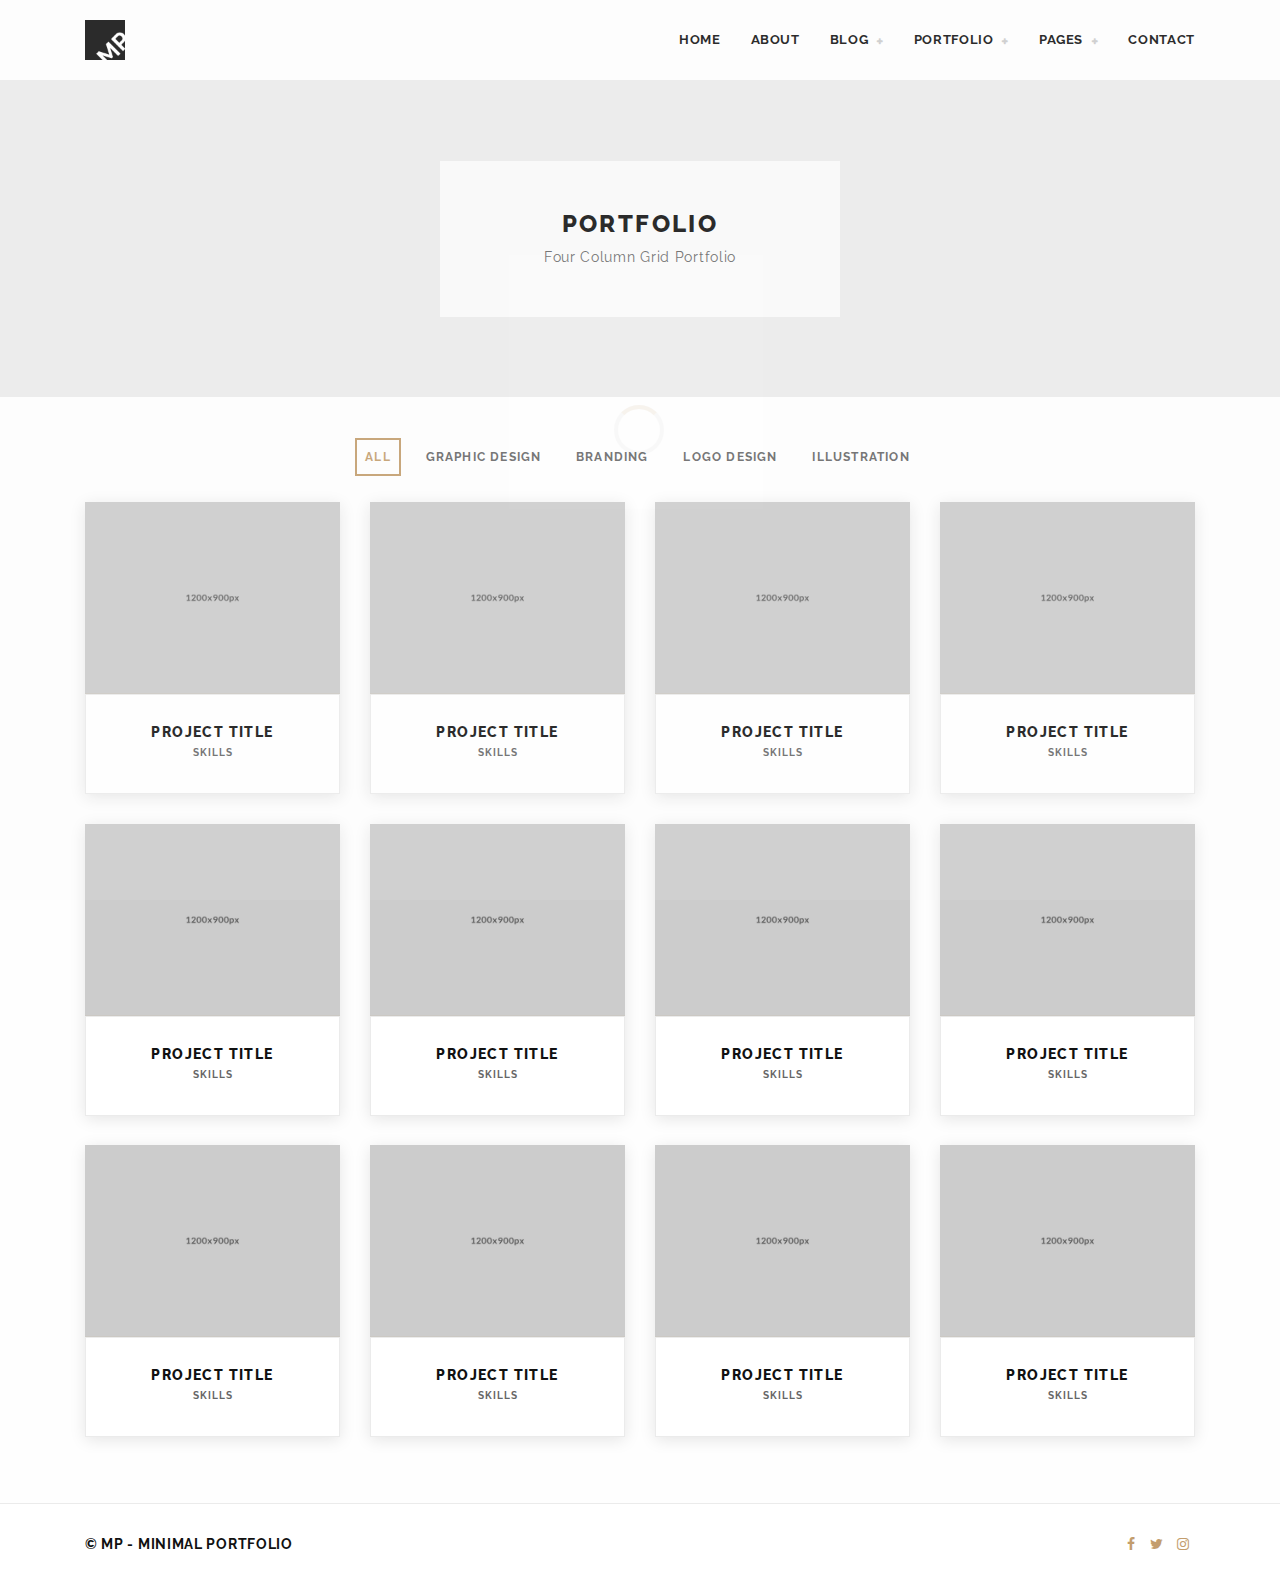
<file: grid-4col.html>
<!DOCTYPE html>
<html lang="en">

<head>

<meta charset="utf-8">
<meta http-equiv="X-UA-Compatible" content="IE=edge">
<meta name="viewport" content="width=device-width, initial-scale=1">
<meta name="description" content="Minimal Portfolio Theme">
<meta name="keywords" content="responsive, retina ready, html5, css3, creative, portfolio, bootstrap theme" />
<meta name="author" content="KingStudio.ro">

<!-- favicon -->
<link rel="icon" href="images/favicon.png">
<!-- page title -->
<title>MP - Minimal Portfolio Theme</title>
<!-- bootstrap css -->
<link href="css/bootstrap.min.css" rel="stylesheet">
<!-- css -->
<link href="css/style.css" rel="stylesheet">
<link href="css/animate.css" rel="stylesheet">
<link href="css/magnific-popup.css" rel="stylesheet">
<!-- fonts -->
<link href="https://fonts.googleapis.com/css?family=Raleway:400,700,800,900" rel="stylesheet">
<link href="css/font-awesome.min.css" rel="stylesheet" type="text/css">
<link href='fonts/FontAwesome.otf' rel='stylesheet' type='text/css'>
<link rel="stylesheet" href="css/linear-icons.css">

<!-- HTML5 shim and Respond.js for IE8 support of HTML5 elements and media queries -->
<!-- WARNING: Respond.js doesn't work if you view the page via file:// -->
<!--[if lt IE 9]>
    <script src="https://oss.maxcdn.com/html5shiv/3.7.2/html5shiv.min.js"></script>
    <script src="https://oss.maxcdn.com/respond/1.4.2/respond.min.js"></script>
<![endif]-->

</head>

<body>

<!-- preloader -->
<div id="preloader">
    <div class="spinner spinner-round"></div>
</div>
<!-- / preloader -->

<!-- header -->
<header>
    <!-- nav -->
    <nav class="navbar navbar-default">
        <div class="container">
            <div class="navbar-header">
                <button type="button" class="navbar-toggle collapsed" data-toggle="collapse" data-target=".navbar-collapse">
                <span class="sr-only">Toggle navigation</span>
                <span class="icon-bar"></span>
                <span class="icon-bar"></span>
                <span class="icon-bar"></span>
                </button>
                <a class="navbar-brand" href="index.html"><img src="images/logo.png" alt="logo"></a>
            </div><!-- / navbar-header -->
            <div class="navbar-collapse collapse">
                <ul class="nav navbar-nav">
                    <li><a href="index.html"><span>HOME</span></a></li>
                    <li><a href="about.html"><span>ABOUT</span></a></li>
                    <li class="dropdown">
                    <a href="#" class="dropdown-toggle" data-toggle="dropdown" role="button" aria-haspopup="true" aria-expanded="false"><span>BLOG</span> <span class="dropdown-icon"></span></a>
                    <ul class="dropdown-menu animated zoomIn fast">
                        <li><a href="blog.html"><span>BLOG FULLWIDTH</span></a></li>
                        <li><a href="blog-masonry.html"><span>BLOG MASONRY</span></a></li>
                        <li><a href="blog-sidebar.html"><span>BLOG SIDEBAR</span></a></li>
                        <li><a href="single-post-full.html"><span>POST FULLWIDTH</span></a></li>
                        <li><a href="single-post.html"><span>POST SIDEBAR</span></a></li>
                    </ul>
                    </li>
                    <li class="dropdown">
                    <a href="#" class="dropdown-toggle" data-toggle="dropdown" role="button" aria-haspopup="true" aria-expanded="false"><span>PORTFOLIO</span> <span class="dropdown-icon"></span></a>
                    <ul class="dropdown-menu animated zoomIn fast">
                        <li><a href="grid-2col.html"><span>GRID 2COL</span></a></li>
                        <li><a href="grid-3col.html"><span>GRID 3COL</span></a></li>
                        <li class="active"><a href="grid-4col.html"><span>GRID 4COL</span></a></li>
                        <li><a href="masonry-2col.html"><span>MASONRY 2COL</span></a></li>
                        <li><a href="masonry-3col.html"><span>MASONRY 3COL</span></a></li>
                        <li><a href="masonry-4col.html"><span>MASONRY 4COL</span></a></li>
                        <li><a href="single-project.html"><span>SINGLE PROJECT</span></a></li>
                        <li><a href="single-project-2.html"><span>SINGLE PROJECT 2</span></a></li>
                        <li><a href="single-project-3.html"><span>SINGLE PROJECT 3</span></a></li>
                    </ul>
                    </li>
                    <li class="dropdown">
                    <a href="#" class="dropdown-toggle" data-toggle="dropdown" role="button" aria-haspopup="true" aria-expanded="false"><span>PAGES</span> <span class="dropdown-icon"></span></a>
                    <ul class="dropdown-menu animated zoomIn fast">
                        <li><a href="about2.html"><span>ABOUT 2</span></a></li>
                        <li><a href="contact2.html"><span>CONTACT 2</span></a></li>
                        <li><a href="404.html"><span>404 PAGE</span></a></li>
                        <li><a href="components.html"><span>COMPONENTS</span></a></li>
                    </ul>
                    </li>
                    <li><a href="contact.html"><span>CONTACT</span></a></li>
                </ul>
            </div><!--/ nav-collapse -->
        </div><!-- / container -->
    </nav>
    <!-- / nav -->

    <!-- header-banner -->
    <div id="header-banner">
        <div class="banner-content single-page text-center">
            <div class="banner-info">
                <h1>PORTFOLIO</h1>
                <p>Four Column Grid Portfolio</p>
            </div><!-- / banner-info -->
        </div><!-- / banner-content -->
    </div>
    <!-- / header-banner -->
</header>
<!-- / header -->

<!-- content -->

<!-- portfolio section -->
<section id="portfolio" class="w-shadow info-box four-col">
    <div class="container">
        <!-- portfolio filter -->
        <ul class="portfolio-filter list-inline text-center">
            <li><a href="#" data-group="all" class="active">ALL</a></li>
            <li><a href="#" data-group="graphic-design">GRAPHIC DESIGN</a></li>
            <li><a href="#" data-group="branding">BRANDING</a></li>
            <li><a href="#" data-group="logo-design">LOGO DESIGN</a></li>
            <li><a href="#" data-group="illustration">ILLUSTRATION</a></li>
        </ul><!--end portfolio filter -->
        <ul class="row portfolio list-unstyled lightbox" id="grid">
            <!-- project -->
            <li class="col-xs-6 col-md-3 project" data-groups='["illustration"]'>
                <div class="img-bg-color primary">
                    <a href="single-project.html" class="project-link"></a>
                    <!-- / project-link -->
                    <img src="images/project.jpg" alt="">
                    <!-- / project-image -->

                    <!-- project-hover-tools -->
                    <div class="project-hover-tools">
                        <a href="single-project.html" class="view-btn">
                            <i class="lnr lnr-eye"></i>
                        </a>
                        <a href="images/project.jpg" class="open-gallery">
                            <i class="lnr lnr-frame-expand"></i>
                        </a>
                    </div><!-- / project-hover-tools -->

                    <!-- project-details -->
                    <div class="project-details">
                        <h5 class="project-title">PROJECT TITLE</h5>
                        <p class="skill">SKILLS</p>
                    </div><!-- / project-details -->
                </div><!-- / img-bg-color -->
            </li>
            <!-- / project -->

            <!-- project -->
            <li class="col-xs-6 col-md-3 project" data-groups='["branding"]'>
                <div class="img-bg-color primary">
                    <a href="single-project.html" class="project-link"></a>
                    <!-- / project-link -->
                    <img src="images/project.jpg" alt="">
                    <!-- / project-image -->

                    <!-- project-hover-tools -->
                    <div class="project-hover-tools">
                        <a href="single-project.html" class="view-btn">
                            <i class="lnr lnr-eye"></i>
                        </a>
                        <a href="images/project.jpg" class="open-gallery">
                            <i class="lnr lnr-frame-expand"></i>
                        </a>
                    </div><!-- / project-hover-tools -->

                    <!-- project-details -->
                    <div class="project-details">
                        <h5 class="project-title">PROJECT TITLE</h5>
                        <p class="skill">SKILLS</p>
                    </div><!-- / project-details -->
                </div><!-- / img-bg-color -->
            </li>
            <!-- / project -->

            <!-- project -->
            <li class="col-xs-6 col-md-3 project" data-groups='["logo-design"]'>
                <div class="img-bg-color primary">
                    <a href="single-project.html" class="project-link"></a>
                    <!-- / project-link -->
                    <img src="images/project.jpg" alt="">
                    <!-- / project-image -->

                    <!-- project-hover-tools -->
                    <div class="project-hover-tools">
                        <a href="single-project.html" class="view-btn">
                            <i class="lnr lnr-eye"></i>
                        </a>
                        <a href="images/project.jpg" class="open-gallery">
                            <i class="lnr lnr-frame-expand"></i>
                        </a>
                    </div><!-- / project-hover-tools -->

                    <!-- project-details -->
                    <div class="project-details">
                        <h5 class="project-title">PROJECT TITLE</h5>
                        <p class="skill">SKILLS</p>
                    </div><!-- / project-details -->
                </div><!-- / img-bg-color -->
            </li>
            <!-- / project -->

            <!-- project -->
            <li class="col-xs-6 col-md-3 project" data-groups='["illustration", "logo-design", "branding"]'>
                <div class="img-bg-color primary">
                    <a href="single-project.html" class="project-link"></a>
                    <!-- / project-link -->
                    <img src="images/project.jpg" alt="">
                    <!-- / project-image -->

                    <!-- project-hover-tools -->
                    <div class="project-hover-tools">
                        <a href="single-project.html" class="view-btn">
                            <i class="lnr lnr-eye"></i>
                        </a>
                        <a href="images/project.jpg" class="open-gallery">
                            <i class="lnr lnr-frame-expand"></i>
                        </a>
                    </div><!-- / project-hover-tools -->

                    <!-- project-details -->
                    <div class="project-details">
                        <h5 class="project-title">PROJECT TITLE</h5>
                        <p class="skill">SKILLS</p>
                    </div><!-- / project-details -->
                </div><!-- / img-bg-color -->
            </li>
            <!-- / project -->

            <!-- project -->
            <li class="col-xs-6 col-md-3 project" data-groups='["graphic-design", "logo-design", "branding"]'>
                <div class="img-bg-color primary">
                    <a href="single-project.html" class="project-link"></a>
                    <!-- / project-link -->
                    <img src="images/project.jpg" alt="">
                    <!-- / project-image -->

                    <!-- project-hover-tools -->
                    <div class="project-hover-tools">
                        <a href="single-project.html" class="view-btn">
                            <i class="lnr lnr-eye"></i>
                        </a>
                        <a href="images/project.jpg" class="open-gallery">
                            <i class="lnr lnr-frame-expand"></i>
                        </a>
                    </div><!-- / project-hover-tools -->

                    <!-- project-details -->
                    <div class="project-details">
                        <h5 class="project-title">PROJECT TITLE</h5>
                        <p class="skill">SKILLS</p>
                    </div><!-- / project-details -->
                </div><!-- / img-bg-color -->
            </li>
            <!-- / project -->

            <!-- project -->
            <li class="col-xs-6 col-md-3 project" data-groups='["branding"]'>
                <div class="img-bg-color primary">
                    <a href="single-project.html" class="project-link"></a>
                    <!-- / project-link -->
                    <img src="images/project.jpg" alt="">
                    <!-- / project-image -->

                    <!-- project-hover-tools -->
                    <div class="project-hover-tools">
                        <a href="single-project.html" class="view-btn">
                            <i class="lnr lnr-eye"></i>
                        </a>
                        <a href="images/project.jpg" class="open-gallery">
                            <i class="lnr lnr-frame-expand"></i>
                        </a>
                    </div><!-- / project-hover-tools -->

                    <!-- project-details -->
                    <div class="project-details">
                        <h5 class="project-title">PROJECT TITLE</h5>
                        <p class="skill">SKILLS</p>
                    </div><!-- / project-details -->
                </div><!-- / img-bg-color -->
            </li>
            <!-- / project -->

            <!-- project -->
            <li class="col-xs-6 col-md-3 project" data-groups='["graphic-design", "branding"]'>
                <div class="img-bg-color primary">
                    <a href="single-project.html" class="project-link"></a>
                    <!-- / project-link -->
                    <img src="images/project.jpg" alt="">
                    <!-- / project-image -->

                    <!-- project-hover-tools -->
                    <div class="project-hover-tools">
                        <a href="single-project.html" class="view-btn">
                            <i class="lnr lnr-eye"></i>
                        </a>
                        <a href="images/project.jpg" class="open-gallery">
                            <i class="lnr lnr-frame-expand"></i>
                        </a>
                    </div><!-- / project-hover-tools -->

                    <!-- project-details -->
                    <div class="project-details">
                        <h5 class="project-title">PROJECT TITLE</h5>
                        <p class="skill">SKILLS</p>
                    </div><!-- / project-details -->
                </div><!-- / img-bg-color -->
            </li>
            <!-- / project -->

            <!-- project -->
            <li class="col-xs-6 col-md-3 project" data-groups='["illustration", "logo-design"]'>
                <div class="img-bg-color primary">
                    <a href="single-project.html" class="project-link"></a>
                    <!-- / project-link -->
                    <img src="images/project.jpg" alt="">
                    <!-- / project-image -->

                    <!-- project-hover-tools -->
                    <div class="project-hover-tools">
                        <a href="single-project.html" class="view-btn">
                            <i class="lnr lnr-eye"></i>
                        </a>
                        <a href="images/project.jpg" class="open-gallery">
                            <i class="lnr lnr-frame-expand"></i>
                        </a>
                    </div><!-- / project-hover-tools -->

                    <!-- project-details -->
                    <div class="project-details">
                        <h5 class="project-title">PROJECT TITLE</h5>
                        <p class="skill">SKILLS</p>
                    </div><!-- / project-details -->
                </div><!-- / img-bg-color -->
            </li>
            <!-- / project -->

            <!-- project -->
            <li class="col-xs-6 col-md-3 project" data-groups='["branding"]'>
                <div class="img-bg-color primary">
                    <a href="single-project.html" class="project-link"></a>
                    <!-- / project-link -->
                    <img src="images/project.jpg" alt="">
                    <!-- / project-image -->

                    <!-- project-hover-tools -->
                    <div class="project-hover-tools">
                        <a href="single-project.html" class="view-btn">
                            <i class="lnr lnr-eye"></i>
                        </a>
                        <a href="images/project.jpg" class="open-gallery">
                            <i class="lnr lnr-frame-expand"></i>
                        </a>
                    </div><!-- / project-hover-tools -->

                    <!-- project-details -->
                    <div class="project-details">
                        <h5 class="project-title">PROJECT TITLE</h5>
                        <p class="skill">SKILLS</p>
                    </div><!-- / project-details -->
                </div><!-- / img-bg-color -->
            </li>
            <!-- / project -->

            <!-- project -->
            <li class="col-xs-6 col-md-3 project" data-groups='["graphic-design", "branding"]'>
                <div class="img-bg-color primary">
                    <a href="single-project.html" class="project-link"></a>
                    <!-- / project-link -->
                    <img src="images/project.jpg" alt="">
                    <!-- / project-image -->

                    <!-- project-hover-tools -->
                    <div class="project-hover-tools">
                        <a href="single-project.html" class="view-btn">
                            <i class="lnr lnr-eye"></i>
                        </a>
                        <a href="images/project.jpg" class="open-gallery">
                            <i class="lnr lnr-frame-expand"></i>
                        </a>
                    </div><!-- / project-hover-tools -->

                    <!-- project-details -->
                    <div class="project-details">
                        <h5 class="project-title">PROJECT TITLE</h5>
                        <p class="skill">SKILLS</p>
                    </div><!-- / project-details -->
                </div><!-- / img-bg-color -->
            </li>
            <!-- / project -->

            <!-- project -->
            <li class="col-xs-6 col-md-3 project" data-groups='["logo-design", "branding"]'>
                <div class="img-bg-color primary">
                    <a href="single-project.html" class="project-link"></a>
                    <!-- / project-link -->
                    <img src="images/project.jpg" alt="">
                    <!-- / project-image -->

                    <!-- project-hover-tools -->
                    <div class="project-hover-tools">
                        <a href="single-project.html" class="view-btn">
                            <i class="lnr lnr-eye"></i>
                        </a>
                        <a href="images/project.jpg" class="open-gallery">
                            <i class="lnr lnr-frame-expand"></i>
                        </a>
                    </div><!-- / project-hover-tools -->

                    <!-- project-details -->
                    <div class="project-details">
                        <h5 class="project-title">PROJECT TITLE</h5>
                        <p class="skill">SKILLS</p>
                    </div><!-- / project-details -->
                </div><!-- / img-bg-color -->
            </li>
            <!-- / project -->

            <!-- project -->
            <li class="col-xs-6 col-md-3 project" data-groups='["illustration"]'>
                <div class="img-bg-color primary">
                    <a href="single-project.html" class="project-link"></a>
                    <!-- / project-link -->
                    <img src="images/project.jpg" alt="">
                    <!-- / project-image -->

                    <!-- project-hover-tools -->
                    <div class="project-hover-tools">
                        <a href="single-project.html" class="view-btn">
                            <i class="lnr lnr-eye"></i>
                        </a>
                        <a href="images/project.jpg" class="open-gallery">
                            <i class="lnr lnr-frame-expand"></i>
                        </a>
                    </div><!-- / project-hover-tools -->

                    <!-- project-details -->
                    <div class="project-details">
                        <h5 class="project-title">PROJECT TITLE</h5>
                        <p class="skill">SKILLS</p>
                    </div><!-- / project-details -->
                </div><!-- / img-bg-color -->
            </li>
            <!-- / project -->

            <!-- sizer -->
            <li class="col-xs-6 col-md-3 shuffle_sizer"></li>      
        </ul> <!-- / projects -->
    </div><!-- / container -->

</section>
<!-- / portfolio section -->

<!-- / content -->

<!-- footer -->
<footer>
    <div class="container">
        <p class="footer-info">© MP - MINIMAL PORTFOLIO
            <span class="social pull-right">
                <a href="#x"><i class="fa fa-facebook"></i></a>
                <a href="#x"><i class="fa fa-twitter"></i></a>
                <a href="#x"><i class="fa fa-instagram"></i></a>
            </span>
        </p>
    </div><!-- / container -->
</footer>
<!-- / footer -->

<!-- javascript -->
<script src="js/jquery.min.js"></script>
<script src="js/bootstrap.min.js"></script>
<script src="js/jquery.easing.min.js"></script>

<!-- portfolio -->
<script src="js/custom.js"></script>
<script src="js/jquery.shuffle.min.js"></script>
<!-- lightbox -->
<script src="js/jquery.magnific-popup.min.js"></script>
<script type="text/javascript">
// This will create a single gallery from all elements that have class "lightbox"
$('.lightbox').each(function() {
    $(this).magnificPopup({
        delegate: 'a.open-gallery', // the selector for gallery item
        type: 'image',
        gallery: {
          enabled:true
        }
    });
});
</script>
<!-- / lightbox -->
<!-- / portfolio -->

<!-- preloader -->
<script src="js/preloader.js"></script>
<!-- / preloader -->

<!-- / javascript -->
</body>

</html>
</file>
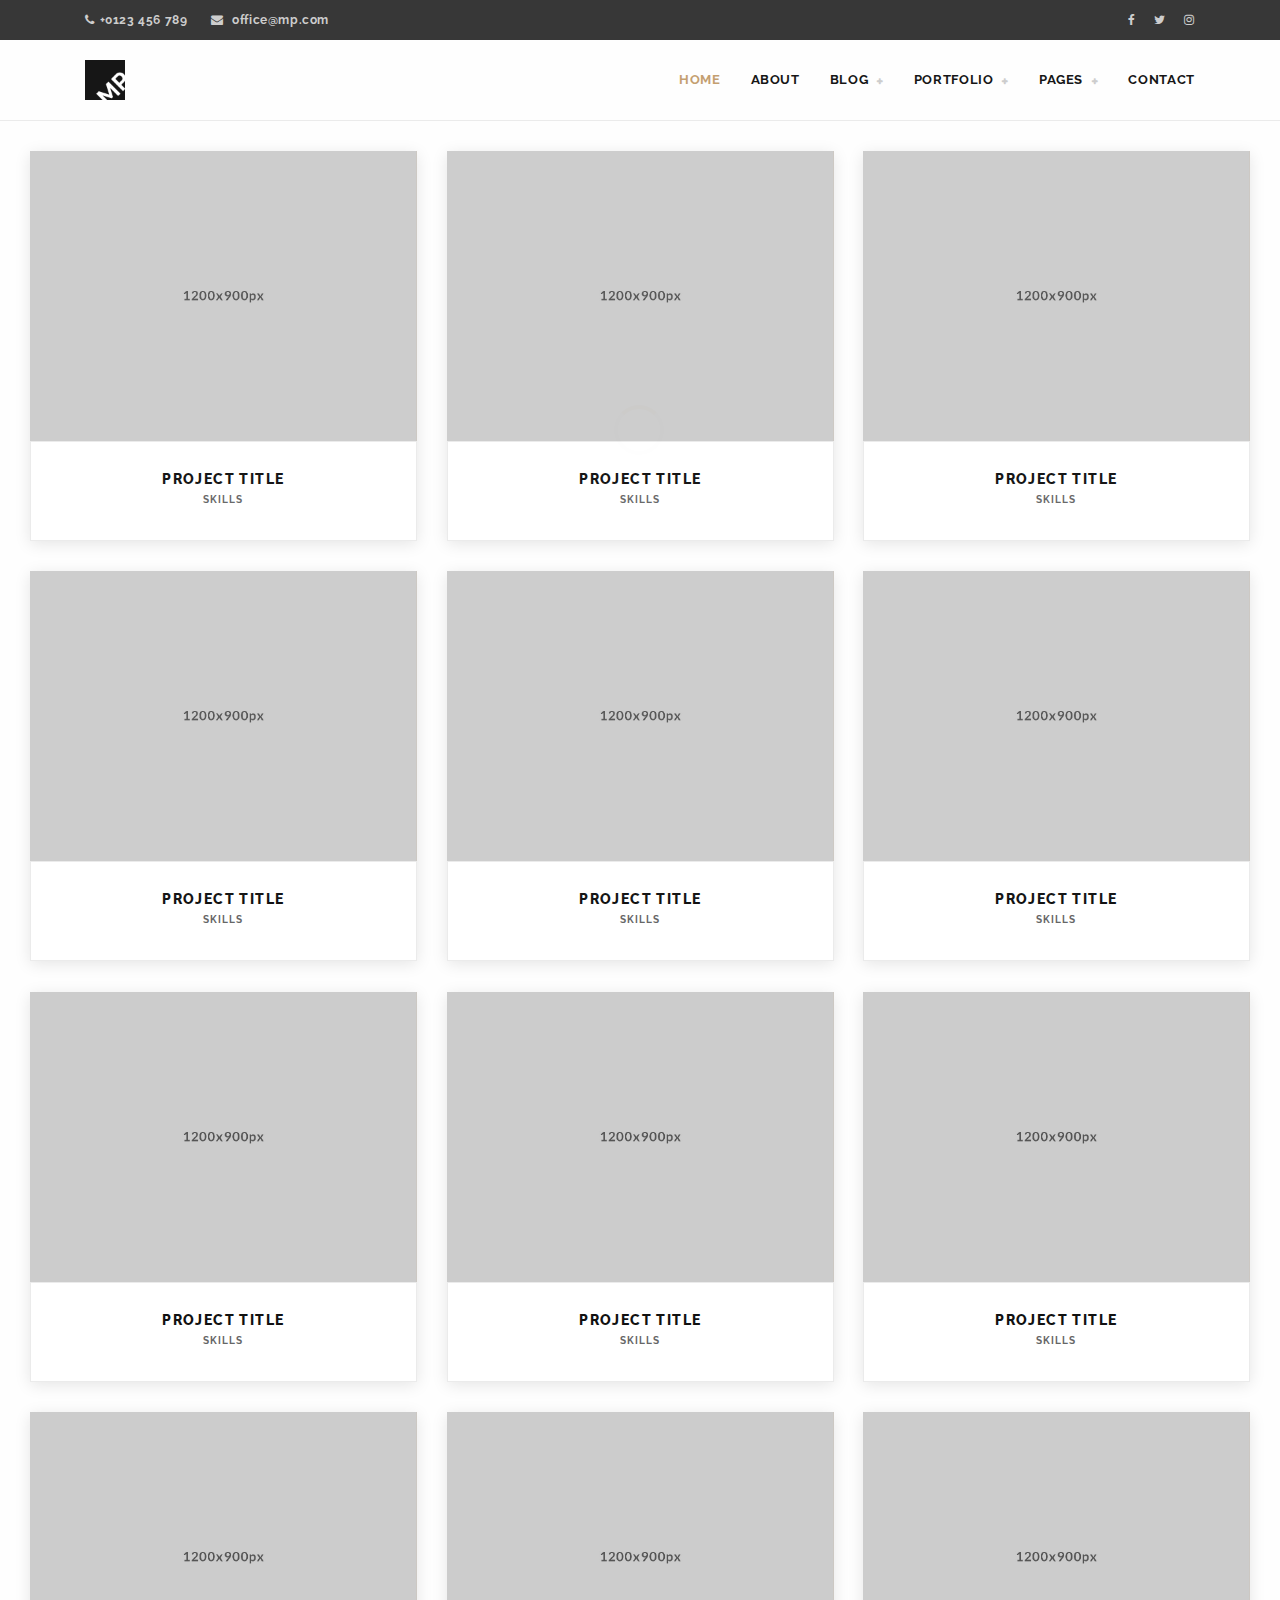
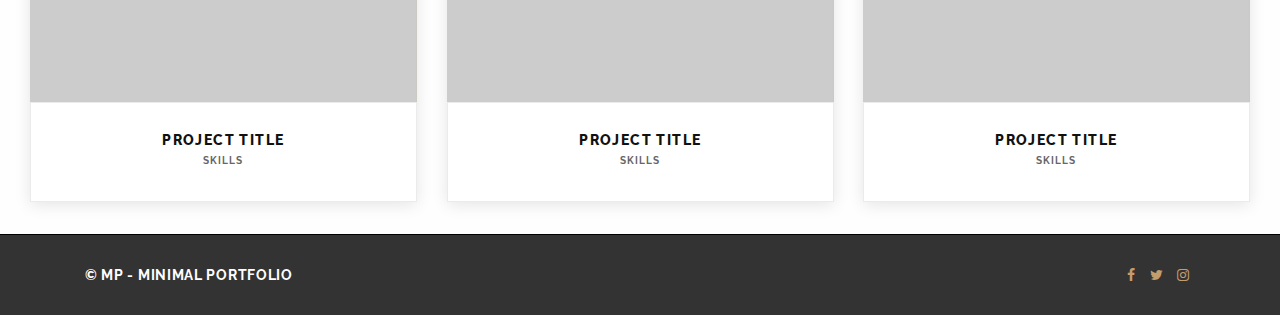
<file: index10.html>
<!DOCTYPE html>
<html lang="en">

<head>

<meta charset="utf-8">
<meta http-equiv="X-UA-Compatible" content="IE=edge">
<meta name="viewport" content="width=device-width, initial-scale=1">
<meta name="description" content="Minimal Portfolio Theme">
<meta name="keywords" content="responsive, retina ready, html5, css3, creative, portfolio, bootstrap theme" />
<meta name="author" content="KingStudio.ro">

<!-- favicon -->
<link rel="icon" href="images/favicon.png">
<!-- page title -->
<title>MP - Minimal Portfolio Theme</title>
<!-- bootstrap css -->
<link href="css/bootstrap.min.css" rel="stylesheet">
<!-- css -->
<link href="css/style.css" rel="stylesheet">
<link href="css/animate.css" rel="stylesheet">
<link href="css/magnific-popup.css" rel="stylesheet">
<!-- fonts -->
<link href="https://fonts.googleapis.com/css?family=Raleway:400,700,800,900" rel="stylesheet">
<link href="css/font-awesome.min.css" rel="stylesheet" type="text/css">
<link href='fonts/FontAwesome.otf' rel='stylesheet' type='text/css'>
<link rel="stylesheet" href="css/linear-icons.css">

<!-- HTML5 shim and Respond.js for IE8 support of HTML5 elements and media queries -->
<!-- WARNING: Respond.js doesn't work if you view the page via file:// -->
<!--[if lt IE 9]>
    <script src="https://oss.maxcdn.com/html5shiv/3.7.2/html5shiv.min.js"></script>
    <script src="https://oss.maxcdn.com/respond/1.4.2/respond.min.js"></script>
<![endif]-->

</head>

<body>

<!-- preloader -->
<div id="preloader">
    <div class="spinner spinner-round"></div>
</div>
<!-- / preloader -->

<!-- header -->
<header>

    <div class="top-menu top-menu-inverse">
        <div class="container">
            <p>
                <span class="space-left margin-fix contact-info">
                    <a href="tel:+0123456789"><i class="fa fa-phone"></i>+0123 456 789</a>
                    <a href="mailto:office@mp.com"><i class="fa fa-envelope"></i> office@mp.com</a>
                </span>
                <span class="top-social pull-right space-right">
                    <a href="#x" class="no-margin"><i class="fa fa-facebook"></i></a>
                    <a href="#x"><i class="fa fa-twitter"></i></a>
                    <a href="#x"><i class="fa fa-instagram"></i></a>
                </span>
            </p>
        </div><!-- / container -->
    </div><!-- / top-menu-inverse -->
    
    <!-- nav -->
    <nav class="navbar navbar-default">
        <div class="container">
            <div class="navbar-header">
                <button type="button" class="navbar-toggle collapsed" data-toggle="collapse" data-target=".navbar-collapse">
                <span class="sr-only">Toggle navigation</span>
                <span class="icon-bar"></span>
                <span class="icon-bar"></span>
                <span class="icon-bar"></span>
                </button>
                <a class="navbar-brand" href="index.html"><img src="images/logo.png" alt="logo"></a>
            </div><!-- / navbar-header -->
            <div class="navbar-collapse collapse">
                <ul class="nav navbar-nav">
                    <li class="active"><a href="index.html"><span>HOME</span></a></li>
                    <li><a href="about.html"><span>ABOUT</span></a></li>
                    <li class="dropdown">
                    <a href="#" class="dropdown-toggle" data-toggle="dropdown" role="button" aria-haspopup="true" aria-expanded="false"><span>BLOG</span> <span class="dropdown-icon"></span></a>
                    <ul class="dropdown-menu animated zoomIn fast">
                        <li><a href="blog.html"><span>BLOG FULLWIDTH</span></a></li>
                        <li><a href="blog-masonry.html"><span>BLOG MASONRY</span></a></li>
                        <li><a href="blog-sidebar.html"><span>BLOG SIDEBAR</span></a></li>
                        <li><a href="single-post-full.html"><span>POST FULLWIDTH</span></a></li>
                        <li><a href="single-post.html"><span>POST SIDEBAR</span></a></li>
                    </ul>
                    </li>
                    <li class="dropdown">
                    <a href="#" class="dropdown-toggle" data-toggle="dropdown" role="button" aria-haspopup="true" aria-expanded="false"><span>PORTFOLIO</span> <span class="dropdown-icon"></span></a>
                    <ul class="dropdown-menu animated zoomIn fast">
                        <li><a href="grid-2col.html"><span>GRID 2COL</span></a></li>
                        <li><a href="grid-3col.html"><span>GRID 3COL</span></a></li>
                        <li><a href="grid-4col.html"><span>GRID 4COL</span></a></li>
                        <li><a href="masonry-2col.html"><span>MASONRY 2COL</span></a></li>
                        <li><a href="masonry-3col.html"><span>MASONRY 3COL</span></a></li>
                        <li><a href="masonry-4col.html"><span>MASONRY 4COL</span></a></li>
                        <li><a href="single-project.html"><span>SINGLE PROJECT</span></a></li>
                        <li><a href="single-project-2.html"><span>SINGLE PROJECT 2</span></a></li>
                        <li><a href="single-project-3.html"><span>SINGLE PROJECT 3</span></a></li>
                    </ul>
                    </li>
                    <li class="dropdown">
                    <a href="#" class="dropdown-toggle" data-toggle="dropdown" role="button" aria-haspopup="true" aria-expanded="false"><span>PAGES</span> <span class="dropdown-icon"></span></a>
                    <ul class="dropdown-menu animated zoomIn fast">
                        <li><a href="about2.html"><span>ABOUT 2</span></a></li>
                        <li><a href="contact2.html"><span>CONTACT 2</span></a></li>
                        <li><a href="404.html"><span>404 PAGE</span></a></li>
                        <li><a href="components.html"><span>COMPONENTS</span></a></li>
                    </ul>
                    </li>
                    <li><a href="contact.html"><span>CONTACT</span></a></li>
                </ul>
            </div><!--/ nav-collapse -->
        </div><!-- / container -->
    </nav>
    <!-- / nav -->
</header>
<!-- / header -->

<!-- content -->

<!-- portfolio section -->
<section id="portfolio" class="info-box w-shadow full-screen-spacer">
    <div class="container-fluid">
        <ul class="row portfolio list-unstyled lightbox" id="grid">
            <!-- project -->
            <li class="col-xs-6 col-md-4 project" data-groups='["illustration"]'>
                <div class="img-bg-color primary">
                    <a href="single-project.html" class="project-link"></a>
                    <!-- / project-link -->
                    <img src="images/project.jpg" alt="">
                    <!-- / project-image -->

                    <!-- project-hover-tools -->
                    <div class="project-hover-tools">
                        <a href="single-project.html" class="view-btn">
                            <i class="lnr lnr-eye"></i>
                        </a>
                        <a href="images/project.jpg" class="open-gallery">
                            <i class="lnr lnr-frame-expand"></i>
                        </a>
                    </div><!-- / project-hover-tools -->

                    <!-- project-details -->
                    <div class="project-details">
                        <h5 class="project-title">PROJECT TITLE</h5>
                        <p class="skill">SKILLS</p>
                    </div><!-- / project-details -->
                </div><!-- / img-bg-color -->
            </li>
            <!-- / project -->

            <!-- project -->
            <li class="col-xs-6 col-md-4 project" data-groups='["branding"]'>
                <div class="img-bg-color primary">
                    <a href="single-project.html" class="project-link"></a>
                    <!-- / project-link -->
                    <img src="images/project.jpg" alt="">
                    <!-- / project-image -->

                    <!-- project-hover-tools -->
                    <div class="project-hover-tools">
                        <a href="single-project.html" class="view-btn">
                            <i class="lnr lnr-eye"></i>
                        </a>
                        <a href="images/project.jpg" class="open-gallery">
                            <i class="lnr lnr-frame-expand"></i>
                        </a>
                    </div><!-- / project-hover-tools -->

                    <!-- project-details -->
                    <div class="project-details">
                        <h5 class="project-title">PROJECT TITLE</h5>
                        <p class="skill">SKILLS</p>
                    </div><!-- / project-details -->
                </div><!-- / img-bg-color -->
            </li>
            <!-- / project -->

            <!-- project -->
            <li class="col-xs-6 col-md-4 project" data-groups='["logo-design"]'>
                <div class="img-bg-color primary">
                    <a href="single-project.html" class="project-link"></a>
                    <!-- / project-link -->
                    <img src="images/project.jpg" alt="">
                    <!-- / project-image -->

                    <!-- project-hover-tools -->
                    <div class="project-hover-tools">
                        <a href="single-project.html" class="view-btn">
                            <i class="lnr lnr-eye"></i>
                        </a>
                        <a href="images/project.jpg" class="open-gallery">
                            <i class="lnr lnr-frame-expand"></i>
                        </a>
                    </div><!-- / project-hover-tools -->

                    <!-- project-details -->
                    <div class="project-details">
                        <h5 class="project-title">PROJECT TITLE</h5>
                        <p class="skill">SKILLS</p>
                    </div><!-- / project-details -->
                </div><!-- / img-bg-color -->
            </li>
            <!-- / project -->

            <!-- project -->
            <li class="col-xs-6 col-md-4 project" data-groups='["illustration", "logo-design", "branding"]'>
                <div class="img-bg-color primary">
                    <a href="single-project.html" class="project-link"></a>
                    <!-- / project-link -->
                    <img src="images/project.jpg" alt="">
                    <!-- / project-image -->

                    <!-- project-hover-tools -->
                    <div class="project-hover-tools">
                        <a href="single-project.html" class="view-btn">
                            <i class="lnr lnr-eye"></i>
                        </a>
                        <a href="images/project.jpg" class="open-gallery">
                            <i class="lnr lnr-frame-expand"></i>
                        </a>
                    </div><!-- / project-hover-tools -->

                    <!-- project-details -->
                    <div class="project-details">
                        <h5 class="project-title">PROJECT TITLE</h5>
                        <p class="skill">SKILLS</p>
                    </div><!-- / project-details -->
                </div><!-- / img-bg-color -->
            </li>
            <!-- / project -->

            <!-- project -->
            <li class="col-xs-6 col-md-4 project" data-groups='["graphic-design", "logo-design", "branding"]'>
                <div class="img-bg-color primary">
                    <a href="single-project.html" class="project-link"></a>
                    <!-- / project-link -->
                    <img src="images/project.jpg" alt="">
                    <!-- / project-image -->

                    <!-- project-hover-tools -->
                    <div class="project-hover-tools">
                        <a href="single-project.html" class="view-btn">
                            <i class="lnr lnr-eye"></i>
                        </a>
                        <a href="images/project.jpg" class="open-gallery">
                            <i class="lnr lnr-frame-expand"></i>
                        </a>
                    </div><!-- / project-hover-tools -->

                    <!-- project-details -->
                    <div class="project-details">
                        <h5 class="project-title">PROJECT TITLE</h5>
                        <p class="skill">SKILLS</p>
                    </div><!-- / project-details -->
                </div><!-- / img-bg-color -->
            </li>
            <!-- / project -->

            <!-- project -->
            <li class="col-xs-6 col-md-4 project" data-groups='["branding"]'>
                <div class="img-bg-color primary">
                    <a href="single-project.html" class="project-link"></a>
                    <!-- / project-link -->
                    <img src="images/project.jpg" alt="">
                    <!-- / project-image -->

                    <!-- project-hover-tools -->
                    <div class="project-hover-tools">
                        <a href="single-project.html" class="view-btn">
                            <i class="lnr lnr-eye"></i>
                        </a>
                        <a href="images/project.jpg" class="open-gallery">
                            <i class="lnr lnr-frame-expand"></i>
                        </a>
                    </div><!-- / project-hover-tools -->

                    <!-- project-details -->
                    <div class="project-details">
                        <h5 class="project-title">PROJECT TITLE</h5>
                        <p class="skill">SKILLS</p>
                    </div><!-- / project-details -->
                </div><!-- / img-bg-color -->
            </li>
            <!-- / project -->

            <!-- project -->
            <li class="col-xs-6 col-md-4 project" data-groups='["graphic-design", "branding"]'>
                <div class="img-bg-color primary">
                    <a href="single-project.html" class="project-link"></a>
                    <!-- / project-link -->
                    <img src="images/project.jpg" alt="">
                    <!-- / project-image -->

                    <!-- project-hover-tools -->
                    <div class="project-hover-tools">
                        <a href="single-project.html" class="view-btn">
                            <i class="lnr lnr-eye"></i>
                        </a>
                        <a href="images/project.jpg" class="open-gallery">
                            <i class="lnr lnr-frame-expand"></i>
                        </a>
                    </div><!-- / project-hover-tools -->

                    <!-- project-details -->
                    <div class="project-details">
                        <h5 class="project-title">PROJECT TITLE</h5>
                        <p class="skill">SKILLS</p>
                    </div><!-- / project-details -->
                </div><!-- / img-bg-color -->
            </li>
            <!-- / project -->

            <!-- project -->
            <li class="col-xs-6 col-md-4 project" data-groups='["illustration", "logo-design"]'>
                <div class="img-bg-color primary">
                    <a href="single-project.html" class="project-link"></a>
                    <!-- / project-link -->
                    <img src="images/project.jpg" alt="">
                    <!-- / project-image -->

                    <!-- project-hover-tools -->
                    <div class="project-hover-tools">
                        <a href="single-project.html" class="view-btn">
                            <i class="lnr lnr-eye"></i>
                        </a>
                        <a href="images/project.jpg" class="open-gallery">
                            <i class="lnr lnr-frame-expand"></i>
                        </a>
                    </div><!-- / project-hover-tools -->

                    <!-- project-details -->
                    <div class="project-details">
                        <h5 class="project-title">PROJECT TITLE</h5>
                        <p class="skill">SKILLS</p>
                    </div><!-- / project-details -->
                </div><!-- / img-bg-color -->
            </li>
            <!-- / project -->

            <!-- project -->
            <li class="col-xs-6 col-md-4 project" data-groups='["branding"]'>
                <div class="img-bg-color primary">
                    <a href="single-project.html" class="project-link"></a>
                    <!-- / project-link -->
                    <img src="images/project.jpg" alt="">
                    <!-- / project-image -->

                    <!-- project-hover-tools -->
                    <div class="project-hover-tools">
                        <a href="single-project.html" class="view-btn">
                            <i class="lnr lnr-eye"></i>
                        </a>
                        <a href="images/project.jpg" class="open-gallery">
                            <i class="lnr lnr-frame-expand"></i>
                        </a>
                    </div><!-- / project-hover-tools -->

                    <!-- project-details -->
                    <div class="project-details">
                        <h5 class="project-title">PROJECT TITLE</h5>
                        <p class="skill">SKILLS</p>
                    </div><!-- / project-details -->
                </div><!-- / img-bg-color -->
            </li>
            <!-- / project -->

            <!-- project -->
            <li class="col-xs-6 col-md-4 project" data-groups='["graphic-design", "branding"]'>
                <div class="img-bg-color primary">
                    <a href="single-project.html" class="project-link"></a>
                    <!-- / project-link -->
                    <img src="images/project.jpg" alt="">
                    <!-- / project-image -->

                    <!-- project-hover-tools -->
                    <div class="project-hover-tools">
                        <a href="single-project.html" class="view-btn">
                            <i class="lnr lnr-eye"></i>
                        </a>
                        <a href="images/project.jpg" class="open-gallery">
                            <i class="lnr lnr-frame-expand"></i>
                        </a>
                    </div><!-- / project-hover-tools -->

                    <!-- project-details -->
                    <div class="project-details">
                        <h5 class="project-title">PROJECT TITLE</h5>
                        <p class="skill">SKILLS</p>
                    </div><!-- / project-details -->
                </div><!-- / img-bg-color -->
            </li>
            <!-- / project -->

            <!-- project -->
            <li class="col-xs-6 col-md-4 project" data-groups='["logo-design", "branding"]'>
                <div class="img-bg-color primary">
                    <a href="single-project.html" class="project-link"></a>
                    <!-- / project-link -->
                    <img src="images/project.jpg" alt="">
                    <!-- / project-image -->

                    <!-- project-hover-tools -->
                    <div class="project-hover-tools">
                        <a href="single-project.html" class="view-btn">
                            <i class="lnr lnr-eye"></i>
                        </a>
                        <a href="images/project.jpg" class="open-gallery">
                            <i class="lnr lnr-frame-expand"></i>
                        </a>
                    </div><!-- / project-hover-tools -->

                    <!-- project-details -->
                    <div class="project-details">
                        <h5 class="project-title">PROJECT TITLE</h5>
                        <p class="skill">SKILLS</p>
                    </div><!-- / project-details -->
                </div><!-- / img-bg-color -->
            </li>
            <!-- / project -->

            <!-- project -->
            <li class="col-xs-6 col-md-4 project" data-groups='["illustration"]'>
                <div class="img-bg-color primary">
                    <a href="single-project.html" class="project-link"></a>
                    <!-- / project-link -->
                    <img src="images/project.jpg" alt="">
                    <!-- / project-image -->

                    <!-- project-hover-tools -->
                    <div class="project-hover-tools">
                        <a href="single-project.html" class="view-btn">
                            <i class="lnr lnr-eye"></i>
                        </a>
                        <a href="images/project.jpg" class="open-gallery">
                            <i class="lnr lnr-frame-expand"></i>
                        </a>
                    </div><!-- / project-hover-tools -->

                    <!-- project-details -->
                    <div class="project-details">
                        <h5 class="project-title">PROJECT TITLE</h5>
                        <p class="skill">SKILLS</p>
                    </div><!-- / project-details -->
                </div><!-- / img-bg-color -->
            </li>
            <!-- / project -->

            <!-- sizer -->
            <li class="col-xs-6 col-md-4 shuffle_sizer"></li>      
        </ul> <!-- / projects -->
    </div><!-- / container-fluid -->

</section>
<!-- / portfolio section -->

<!-- / content -->

<!-- footer -->
<footer class="dark">
    <div class="container">
        <p class="footer-info">© MP - MINIMAL PORTFOLIO
            <span class="social pull-right">
                <a href="#x"><i class="fa fa-facebook"></i></a>
                <a href="#x"><i class="fa fa-twitter"></i></a>
                <a href="#x"><i class="fa fa-instagram"></i></a>
            </span>
        </p>
    </div><!-- / container -->
</footer>
<!-- / footer -->

<!-- javascript -->
<script src="js/jquery.min.js"></script>
<script src="js/bootstrap.min.js"></script>
<script src="js/jquery.easing.min.js"></script>

<!-- portfolio -->
<script src="js/custom.js"></script>
<script src="js/jquery.shuffle.min.js"></script>
<!-- lightbox -->
<script src="js/jquery.magnific-popup.min.js"></script>
<script type="text/javascript">
// This will create a single gallery from all elements that have class "lightbox"
$('.lightbox').each(function() {
    $(this).magnificPopup({
        delegate: 'a.open-gallery', // the selector for gallery item
        type: 'image',
        gallery: {
          enabled:true
        }
    });
});
</script>
<!-- / lightbox -->
<!-- / portfolio -->

<!-- preloader -->
<script src="js/preloader.js"></script>
<!-- / preloader -->

<!-- / javascript -->
</body>

</html>
</file>
<file: old/css/royal_preloader.css>
body.royal_preloader {
    background: none;
    visibility: hidden;
}
#royal_preloader {
    font-family: 'Roboto';
    font-size: 12px;
    visibility: visible;
    position: fixed;
    top: 0;
    right: 0;
    bottom: 0;
    left: 0;
    height: auto;
    margin: 0;
    z-index: 9999999999;
}
#royal_preloader.royal_preloader_number:before,
#royal_preloader.royal_preloader_progress:before {
    content: '';
    position: absolute;
    top: 0;
    right: 0;
    bottom: 0;
    left: 0;
}
#royal_preloader.complete {
    opacity: 0;
    -webkit-transition: opacity 0.2s linear 0.5s;
       -moz-transition: opacity 0.2s linear 0.5s;
        -ms-transition: opacity 0.2s linear 0.5s;
         -o-transition: opacity 0.2s linear 0.5s;
            transition: opacity 0.2s linear 0.5s;
}
#royal_preloader.royal_preloader_line {
    height: 2px;
    bottom: auto;
}

/* Number Mode */

#royal_preloader.royal_preloader_number .royal_preloader_percentage {
    position: absolute;
    top: 0;
    right: 0;
    bottom: 0;
    left: 0;
    margin: auto;
    width: 60px;
    height: 60px;
    line-height: 60px;
    font-size: 12px;
    color: #ccc;
    visibility: none;
    text-align: center;
    -webkit-transition: all 0.3s linear 0.5s;
       -moz-transition: all 0.3s linear 0.5s;
        -ms-transition: all 0.3s linear 0.5s;
         -o-transition: all 0.3s linear 0.5s;
            transition: all 0.3s linear 0.5s;
}
#royal_preloader.royal_preloader_number .royal_preloader_percentage:before {
    content: '';
    position: absolute;
    top: 0;
    right: 0;
    bottom: 0;
    left: 0;
    border: 2px solid #ccc;
    border-radius: 50%;
}
#royal_preloader.royal_preloader_number .royal_preloader_percentage:after {
    content: '';
    position: absolute;
    top: -2px;
    right: -2px;
    bottom: -2px;
    left: -2px;
    border: 4px solid transparent;
    border-left-color: #474747;
    border-radius: 50%;
    -webkit-animation: rotate 0.8s linear infinite;
       -moz-animation: rotate 0.8s linear infinite;
        -ms-animation: rotate 0.8s linear infinite;
         -o-animation: rotate 0.8s linear infinite;
            animation: rotate 0.8s linear infinite;
}

/* Line Mode */

#royal_preloader.royal_preloader_line .royal_preloader_loader {
    position: absolute;
    height: 100%;
    left: 0;
}
#royal_preloader.royal_preloader_line .royal_preloader_peg {
    position: absolute;
    right: 0;
    height: 100%;
    width: 60px;
    opacity: 0.5;
}

/* Text Mode */

#royal_preloader.royal_preloader_text .royal_preloader_loader {
    color: #FFFFFF;
    position: absolute;
    top: 0;
    bottom: 0;
    left: 50%;
    height: 30px;
    line-height: 30px;
    margin: auto;
    letter-spacing: 3px;
    font-size: 16px;
    white-space: nowrap;
}
#royal_preloader.royal_preloader_text .royal_preloader_loader div {
    position: absolute;
    top: 0px;
    right: 0px;
    bottom: 0px;
    left: 0%;
    background-color: #000000;
    opacity: 0.7;
    filter: alpha(opacity=60);
}

/* Logo Mode */

#royal_preloader.royal_preloader_logo .royal_preloader_loader {
    position: absolute;
    left: 50%;
    top: 50%;
    margin: 0px;
    overflow: hidden;
    background-position: 50% 50%;
    background-repeat: no-repeat;
    background-size: 100%;
    border-radius: 5px;
}
#royal_preloader.royal_preloader_logo .royal_preloader_loader div {
    position: absolute;
    bottom: 0%;
    left: 0px;
    right: 0px;
    height: 100%;
    opacity: 0.7;
    filter: alpha(opacity=60);
}
#royal_preloader.royal_preloader_logo .royal_preloader_percentage {
    position: absolute;
    top: 50%;
    left: 50%;
    height: 40px;
    line-height: 40px;
    margin: 0px;
    color: #072E77;
    text-align: center;
    font-family: 'Raleway';
    font-size: 12px;
    font-weight: bold;
}

/* Progress Mode */

#royal_preloader.royal_preloader_progress .royal_preloader_percentage {
    position: absolute;
    top: 50%;
    left: 0;
    right: 0;
    color: #AAAAAA;
    color: rgba(255, 255, 255, 0.1);
    font-family: 'Raleway';
    font-size: 20px;
    text-align: center;
}
#royal_preloader.royal_preloader_progress .royal_preloader_loader {
    content: '';
    position: absolute;
    top: 50%;
    left: 0;
    right: 0;
    width: 60%;
    height: 2px;
    margin: -10px auto auto auto;
    background-color: rgba(0, 0, 0, 0.1);
}
#royal_preloader.royal_preloader_progress .royal_preloader_meter {
    width: 0;
    height: 100%;
    margin: auto;
    padding: 0;
    background-color: #C76363;
}


@-webkit-keyframes rotate {
    0% { -webkit-transform: rotate(0);}
    100% { -webkit-transform: rotate(360deg); }
}
@-moz-keyframes rotate {
    0% { -moz-transform: rotate(0); }
    100% { -moz-transform: rotate(360deg); }
}
@-ms-keyframes rotate {
    0% { -ms-transform: rotate(0); }
    100% { -ms-transform: rotate(360deg); }
}
@-o-keyframes rotate {
    0% { -o-transform: rotate(0); }
    100% { -o-transform: rotate(360deg); }
}
@keyframes rotate {
    0% { transform: rotate(0); }
    100% { transform: rotate(360deg); }
}
</file>
<file: old/css/pe-icon-7-stroke.css>
@font-face {
	font-family: 'Pe-icon-7-stroke';
	src:url('../fonts/Pe-icon-7-stroke.eot?d7yf1v');
	src:url('../fonts/Pe-icon-7-stroke.eot?#iefixd7yf1v') format('embedded-opentype'),
		url('../fonts/Pe-icon-7-stroke.woff?d7yf1v') format('woff'),
		url('../fonts/Pe-icon-7-stroke.ttf?d7yf1v') format('truetype'),
		url('../fonts/Pe-icon-7-stroke.svg?d7yf1v#Pe-icon-7-stroke') format('svg');
	font-weight: normal;
	font-style: normal;
}

[class^="pe-7s-"], [class*=" pe-7s-"] {
	display: inline-block;
	font-family: 'Pe-icon-7-stroke';
	speak: none;
	font-style: normal;
	font-weight: normal;
	font-variant: normal;
	text-transform: none;
	line-height: 1;

	/* Better Font Rendering =========== */
	-webkit-font-smoothing: antialiased;
	-moz-osx-font-smoothing: grayscale;
}

.pe-7s-album:before {
	content: "\e6aa";
}
.pe-7s-arc:before {
	content: "\e6ab";
}
.pe-7s-back-2:before {
	content: "\e6ac";
}
.pe-7s-bandaid:before {
	content: "\e6ad";
}
.pe-7s-car:before {
	content: "\e6ae";
}
.pe-7s-diamond:before {
	content: "\e6af";
}
.pe-7s-door-lock:before {
	content: "\e6b0";
}
.pe-7s-eyedropper:before {
	content: "\e6b1";
}
.pe-7s-female:before {
	content: "\e6b2";
}
.pe-7s-gym:before {
	content: "\e6b3";
}
.pe-7s-hammer:before {
	content: "\e6b4";
}
.pe-7s-headphones:before {
	content: "\e6b5";
}
.pe-7s-helm:before {
	content: "\e6b6";
}
.pe-7s-hourglass:before {
	content: "\e6b7";
}
.pe-7s-leaf:before {
	content: "\e6b8";
}
.pe-7s-magic-wand:before {
	content: "\e6b9";
}
.pe-7s-male:before {
	content: "\e6ba";
}
.pe-7s-map-2:before {
	content: "\e6bb";
}
.pe-7s-next-2:before {
	content: "\e6bc";
}
.pe-7s-paint-bucket:before {
	content: "\e6bd";
}
.pe-7s-pendrive:before {
	content: "\e6be";
}
.pe-7s-photo:before {
	content: "\e6bf";
}
.pe-7s-piggy:before {
	content: "\e6c0";
}
.pe-7s-plugin:before {
	content: "\e6c1";
}
.pe-7s-refresh-2:before {
	content: "\e6c2";
}
.pe-7s-rocket:before {
	content: "\e6c3";
}
.pe-7s-settings:before {
	content: "\e6c4";
}
.pe-7s-shield:before {
	content: "\e6c5";
}
.pe-7s-smile:before {
	content: "\e6c6";
}
.pe-7s-usb:before {
	content: "\e6c7";
}
.pe-7s-vector:before {
	content: "\e6c8";
}
.pe-7s-wine:before {
	content: "\e6c9";
}
.pe-7s-cloud-upload:before {
	content: "\e68a";
}
.pe-7s-cash:before {
	content: "\e68c";
}
.pe-7s-close:before {
	content: "\e680";
}
.pe-7s-bluetooth:before {
	content: "\e68d";
}
.pe-7s-cloud-download:before {
	content: "\e68b";
}
.pe-7s-way:before {
	content: "\e68e";
}
.pe-7s-close-circle:before {
	content: "\e681";
}
.pe-7s-id:before {
	content: "\e68f";
}
.pe-7s-angle-up:before {
	content: "\e682";
}
.pe-7s-wristwatch:before {
	content: "\e690";
}
.pe-7s-angle-up-circle:before {
	content: "\e683";
}
.pe-7s-world:before {
	content: "\e691";
}
.pe-7s-angle-right:before {
	content: "\e684";
}
.pe-7s-volume:before {
	content: "\e692";
}
.pe-7s-angle-right-circle:before {
	content: "\e685";
}
.pe-7s-users:before {
	content: "\e693";
}
.pe-7s-angle-left:before {
	content: "\e686";
}
.pe-7s-user-female:before {
	content: "\e694";
}
.pe-7s-angle-left-circle:before {
	content: "\e687";
}
.pe-7s-up-arrow:before {
	content: "\e695";
}
.pe-7s-angle-down:before {
	content: "\e688";
}
.pe-7s-switch:before {
	content: "\e696";
}
.pe-7s-angle-down-circle:before {
	content: "\e689";
}
.pe-7s-scissors:before {
	content: "\e697";
}
.pe-7s-wallet:before {
	content: "\e600";
}
.pe-7s-safe:before {
	content: "\e698";
}
.pe-7s-volume2:before {
	content: "\e601";
}
.pe-7s-volume1:before {
	content: "\e602";
}
.pe-7s-voicemail:before {
	content: "\e603";
}
.pe-7s-video:before {
	content: "\e604";
}
.pe-7s-user:before {
	content: "\e605";
}
.pe-7s-upload:before {
	content: "\e606";
}
.pe-7s-unlock:before {
	content: "\e607";
}
.pe-7s-umbrella:before {
	content: "\e608";
}
.pe-7s-trash:before {
	content: "\e609";
}
.pe-7s-tools:before {
	content: "\e60a";
}
.pe-7s-timer:before {
	content: "\e60b";
}
.pe-7s-ticket:before {
	content: "\e60c";
}
.pe-7s-target:before {
	content: "\e60d";
}
.pe-7s-sun:before {
	content: "\e60e";
}
.pe-7s-study:before {
	content: "\e60f";
}
.pe-7s-stopwatch:before {
	content: "\e610";
}
.pe-7s-star:before {
	content: "\e611";
}
.pe-7s-speaker:before {
	content: "\e612";
}
.pe-7s-signal:before {
	content: "\e613";
}
.pe-7s-shuffle:before {
	content: "\e614";
}
.pe-7s-shopbag:before {
	content: "\e615";
}
.pe-7s-share:before {
	content: "\e616";
}
.pe-7s-server:before {
	content: "\e617";
}
.pe-7s-search:before {
	content: "\e618";
}
.pe-7s-film:before {
	content: "\e6a5";
}
.pe-7s-science:before {
	content: "\e619";
}
.pe-7s-disk:before {
	content: "\e6a6";
}
.pe-7s-ribbon:before {
	content: "\e61a";
}
.pe-7s-repeat:before {
	content: "\e61b";
}
.pe-7s-refresh:before {
	content: "\e61c";
}
.pe-7s-add-user:before {
	content: "\e6a9";
}
.pe-7s-refresh-cloud:before {
	content: "\e61d";
}
.pe-7s-paperclip:before {
	content: "\e69c";
}
.pe-7s-radio:before {
	content: "\e61e";
}
.pe-7s-note2:before {
	content: "\e69d";
}
.pe-7s-print:before {
	content: "\e61f";
}
.pe-7s-network:before {
	content: "\e69e";
}
.pe-7s-prev:before {
	content: "\e620";
}
.pe-7s-mute:before {
	content: "\e69f";
}
.pe-7s-power:before {
	content: "\e621";
}
.pe-7s-medal:before {
	content: "\e6a0";
}
.pe-7s-portfolio:before {
	content: "\e622";
}
.pe-7s-like2:before {
	content: "\e6a1";
}
.pe-7s-plus:before {
	content: "\e623";
}
.pe-7s-left-arrow:before {
	content: "\e6a2";
}
.pe-7s-play:before {
	content: "\e624";
}
.pe-7s-key:before {
	content: "\e6a3";
}
.pe-7s-plane:before {
	content: "\e625";
}
.pe-7s-joy:before {
	content: "\e6a4";
}
.pe-7s-photo-gallery:before {
	content: "\e626";
}
.pe-7s-pin:before {
	content: "\e69b";
}
.pe-7s-phone:before {
	content: "\e627";
}
.pe-7s-plug:before {
	content: "\e69a";
}
.pe-7s-pen:before {
	content: "\e628";
}
.pe-7s-right-arrow:before {
	content: "\e699";
}
.pe-7s-paper-plane:before {
	content: "\e629";
}
.pe-7s-delete-user:before {
	content: "\e6a7";
}
.pe-7s-paint:before {
	content: "\e62a";
}
.pe-7s-bottom-arrow:before {
	content: "\e6a8";
}
.pe-7s-notebook:before {
	content: "\e62b";
}
.pe-7s-note:before {
	content: "\e62c";
}
.pe-7s-next:before {
	content: "\e62d";
}
.pe-7s-news-paper:before {
	content: "\e62e";
}
.pe-7s-musiclist:before {
	content: "\e62f";
}
.pe-7s-music:before {
	content: "\e630";
}
.pe-7s-mouse:before {
	content: "\e631";
}
.pe-7s-more:before {
	content: "\e632";
}
.pe-7s-moon:before {
	content: "\e633";
}
.pe-7s-monitor:before {
	content: "\e634";
}
.pe-7s-micro:before {
	content: "\e635";
}
.pe-7s-menu:before {
	content: "\e636";
}
.pe-7s-map:before {
	content: "\e637";
}
.pe-7s-map-marker:before {
	content: "\e638";
}
.pe-7s-mail:before {
	content: "\e639";
}
.pe-7s-mail-open:before {
	content: "\e63a";
}
.pe-7s-mail-open-file:before {
	content: "\e63b";
}
.pe-7s-magnet:before {
	content: "\e63c";
}
.pe-7s-loop:before {
	content: "\e63d";
}
.pe-7s-look:before {
	content: "\e63e";
}
.pe-7s-lock:before {
	content: "\e63f";
}
.pe-7s-lintern:before {
	content: "\e640";
}
.pe-7s-link:before {
	content: "\e641";
}
.pe-7s-like:before {
	content: "\e642";
}
.pe-7s-light:before {
	content: "\e643";
}
.pe-7s-less:before {
	content: "\e644";
}
.pe-7s-keypad:before {
	content: "\e645";
}
.pe-7s-junk:before {
	content: "\e646";
}
.pe-7s-info:before {
	content: "\e647";
}
.pe-7s-home:before {
	content: "\e648";
}
.pe-7s-help2:before {
	content: "\e649";
}
.pe-7s-help1:before {
	content: "\e64a";
}
.pe-7s-graph3:before {
	content: "\e64b";
}
.pe-7s-graph2:before {
	content: "\e64c";
}
.pe-7s-graph1:before {
	content: "\e64d";
}
.pe-7s-graph:before {
	content: "\e64e";
}
.pe-7s-global:before {
	content: "\e64f";
}
.pe-7s-gleam:before {
	content: "\e650";
}
.pe-7s-glasses:before {
	content: "\e651";
}
.pe-7s-gift:before {
	content: "\e652";
}
.pe-7s-folder:before {
	content: "\e653";
}
.pe-7s-flag:before {
	content: "\e654";
}
.pe-7s-filter:before {
	content: "\e655";
}
.pe-7s-file:before {
	content: "\e656";
}
.pe-7s-expand1:before {
	content: "\e657";
}
.pe-7s-exapnd2:before {
	content: "\e658";
}
.pe-7s-edit:before {
	content: "\e659";
}
.pe-7s-drop:before {
	content: "\e65a";
}
.pe-7s-drawer:before {
	content: "\e65b";
}
.pe-7s-download:before {
	content: "\e65c";
}
.pe-7s-display2:before {
	content: "\e65d";
}
.pe-7s-display1:before {
	content: "\e65e";
}
.pe-7s-diskette:before {
	content: "\e65f";
}
.pe-7s-date:before {
	content: "\e660";
}
.pe-7s-cup:before {
	content: "\e661";
}
.pe-7s-culture:before {
	content: "\e662";
}
.pe-7s-crop:before {
	content: "\e663";
}
.pe-7s-credit:before {
	content: "\e664";
}
.pe-7s-copy-file:before {
	content: "\e665";
}
.pe-7s-config:before {
	content: "\e666";
}
.pe-7s-compass:before {
	content: "\e667";
}
.pe-7s-comment:before {
	content: "\e668";
}
.pe-7s-coffee:before {
	content: "\e669";
}
.pe-7s-cloud:before {
	content: "\e66a";
}
.pe-7s-clock:before {
	content: "\e66b";
}
.pe-7s-check:before {
	content: "\e66c";
}
.pe-7s-chat:before {
	content: "\e66d";
}
.pe-7s-cart:before {
	content: "\e66e";
}
.pe-7s-camera:before {
	content: "\e66f";
}
.pe-7s-call:before {
	content: "\e670";
}
.pe-7s-calculator:before {
	content: "\e671";
}
.pe-7s-browser:before {
	content: "\e672";
}
.pe-7s-box2:before {
	content: "\e673";
}
.pe-7s-box1:before {
	content: "\e674";
}
.pe-7s-bookmarks:before {
	content: "\e675";
}
.pe-7s-bicycle:before {
	content: "\e676";
}
.pe-7s-bell:before {
	content: "\e677";
}
.pe-7s-battery:before {
	content: "\e678";
}
.pe-7s-ball:before {
	content: "\e679";
}
.pe-7s-back:before {
	content: "\e67a";
}
.pe-7s-attention:before {
	content: "\e67b";
}
.pe-7s-anchor:before {
	content: "\e67c";
}
.pe-7s-albums:before {
	content: "\e67d";
}
.pe-7s-alarm:before {
	content: "\e67e";
}
.pe-7s-airplay:before {
	content: "\e67f";
}
</file>
<file: old/css/style.css>
/*
Name:Rolla | Minimal Portfolio Template
Version:1.0
Author:Denis Samardjiev
*/

@import 'https://fonts.googleapis.com/css?family=Montserrat:400,700|Roboto:100,300,700';

/* =Common Styles
-------------------------------------------------------------- */
body {
	background-color: #f5f5f5;
	font-family: 'Roboto', sans-serif;
	font-size: 16px;
	color: #8e8e8e;
	height: 100%;
    padding-top: 80px;
    font-weight: 300;
	min-height: 100% !important;
}

body.body-spacing-top {
    padding-top: 130px;
}

body.body-static-navbar {
    padding-top: 0;
}

html {
	height: 100%;
}

.background-1 {
	background-color: #fff;
}

span.divider {
    display: block;
    margin: 20px 0px;
    width: 35px;
    height: 2px;
    background-color: #e8e8e8;
}

span.divider-center {
    margin-right: auto;
    margin-left: auto;
}

span.divider-dark {
	background-color: #d7d7d7;
}

.section-padding {
    padding: 130px 0;
}

.section-padding-work {
    padding: 130px 0 110px 0;
}

.section-border-bottom {
    border-bottom: 1px solid #d7d7d7;
}

.section-border-top {
    border-top: 1px solid #d7d7d7;
}

hr {
    border-top: 1px solid #d7d7d7;
}

a {
    color: #333333;

}

a:focus, a:hover {
    color: #474747;
    -webkit-transition: all 0.5s ease-in-out;
    -moz-transition: all 0.5s ease-in-out;
    -o-transition: all 0.5s ease-in-out;
    transition: all 0.5s ease-in-out;
}

a:focus {
    outline: 0;
    outline-offset: 0;
}

.mfp-fade.mfp-bg {
    opacity: 0;
    -webkit-transition: all 0.3s ease-out;
    -moz-transition: all 0.3s ease-out;
    transition: all 0.3s ease-out;
}

.mfp-fade.mfp-bg.mfp-ready {
    opacity: 0.8;
}

.mfp-fade.mfp-bg.mfp-removing {
    opacity: 0;
}

.mfp-fade.mfp-wrap .mfp-content {
    opacity: 0;

    -webkit-transition: all 0.3s ease-out;
    -moz-transition: all 0.3s ease-out;
    transition: all 0.3s ease-out;
}

.mfp-fade.mfp-wrap.mfp-ready .mfp-content {
    opacity: 1;
}

.mfp-fade.mfp-wrap.mfp-removing .mfp-content {
    opacity: 0;
}

.parallax-window {
    background: transparent;
}

.ticker {
    overflow: hidden;
    height: 35px;
    vertical-align: baseline;
}

.ticker h2 {
    color: #474747;
    text-transform: uppercase;
    margin: 0;
    height: 35px;
    -webkit-transition: margin-top 0.5s ease-in-out;
    -moz-transition: margin-top 0.5s ease-in-out;
    -o-transition: margin-top 0.5s ease-in-out;
    transition: margin-top 0.5s ease-in-out;
}

/* =Margin + Padding
-------------------------------------------------------------- */
.pt10 { padding-top:10px !important; }
.pt15 { padding-top:15px !important; }
.pt20 { padding-top:20px !important; }
.pt30 { padding-top:30px !important; }
.pt40 { padding-top:40px !important; }
.pt50 { padding-top:50px !important; }
.pt60 { padding-top:60px !important; }
.pt80 { padding-top:80px !important; }
.pt90 { padding-top:90px !important; }
.pt100 { padding-top:100px !important; }
.pb0 { padding-bottom:0px !important; }
.pb5 { padding-bottom:5px !important; }
.pb10 { padding-bottom:10px !important; }
.pb15 { padding-bottom:15px !important; }
.pb20 { padding-bottom:20px !important; }
.pb30 { padding-bottom:30px !important; }
.pb40 { padding-bottom:40px !important; }
.pb50 { padding-bottom:50px !important; }
.pb60 { padding-bottom:60px !important; }
.pb80 { padding-bottom:80px !important; }
.pb90 { padding-bottom:90px !important; }
.pb100 { padding-bottom:100px !important; }

.mt10 { margin-top:10px !important; }
.mt15 { margin-top:15px !important; }
.mt20 { margin-top:20px !important; }
.mt30 { margin-top:30px !important; }
.mt40 { margin-top:40px !important; }
.mt50 { margin-top:50px !important; }
.mt60 { margin-top:60px !important; }
.mt80 { margin-top:80px !important; }
.mt90 { margin-top:90px !important; }
.mt100 { margin-top:100px !important; }
.mb0 { margin-bottom:0 !important; }
.mb5 { margin-bottom:5px !important; }
.mb10 { margin-bottom:10px !important; }
.mb15 { margin-bottom:15px !important; }
.mb20 { margin-bottom:20px !important; }
.mb30 { margin-bottom:30px !important; }
.mb40 { margin-bottom:40px !important; }
.mb50 { margin-bottom:50px !important; }
.mb60 { margin-bottom:60px !important; }
.mb80 { margin-bottom:80px !important; }
.mb90 { margin-bottom:90px !important; }
.mb100 { margin-bottom:100px !important; }

.ml30 { margin-left: 30px }
.mr30 { margin-right: 30px }
.ml15 { margin-left: 15px }
.mr15 { margin-right: 15px }
.pl30 { padding-left: 30px }
.pr30 { padding-right: 30px }
.pl15 { padding-left: 15px }
.pr15 { padding-right: 15px }

.no-margin { margin:0 !important; }
.no-padding { padding:0 !important; }
.no-margin-top { margin-top:0 !important; }
.no-padding-top { padding-top:0 !important; }
.no-margin-bottom { margin-bottom:0 !important; }
.no-padding-bottom { padding-bottom:0 !important; }

/* =Typography
-------------------------------------------------------------- */
.h1, .h2, .h3, .h4, .h5, .h6, h1, h2, h3, h4, h5, h6 {
	color: #474747;
    font-family: 'Montserrat';
    font-weight: 400;
    text-transform: uppercase;
}

.h1, .h2, .h3, h1, h2, h3 {
    margin-top: 0;
    margin-bottom: 0;
}

.h5, h5 {
    font-size: 16px;
}

.paragraph-logo {
    font-size: 20px;
    color: #474747;
    font-family: 'Montserrat';
    display: inline-block;
    height: 52px;
    text-align: center;
    width: 52px;
    line-height: 47px;
    font-weight: 700;
    margin-right: 20px;
    border: 3px solid #474747;
}

.lead-rolla {
    font-size: 16px;
    text-transform: uppercase;
    color: #a9a9a9;
}

.lead-sm {
    font-size: 18px;
}

.lead {
    font-weight: 200;
}

.heading-1 {
    font-family: 'Montserrat', sans-serif;
    color: #474747;
    font-weight: 700;
    text-transform: uppercase;
    border-bottom: 2px solid #d7d7d7;
    padding-bottom: 4px;
    display: inline-block;
    margin: 0;
}

.text-light {
    color: #b3b3b3;
}

.text-medium {
    color: #686868;
}

.text-dark {
    color: #474747;
}

.text-white {
    color: #fff;
}

.spaced {
    letter-spacing: 2px;
}

/* =Navigation
-------------------------------------------------------------- */
.navbar-default {
    background-color: #fff;
}

.navbar-default .navbar-brand {
    color: #373737;
	font-family: 'Montserrat';
	letter-spacing: -4.5px;
	text-transform: uppercase;
}

.navbar-default .navbar-nav > li > a {
    color: #adadad;
    line-height: 50px;
    font-size: 14px;
    text-transform: uppercase;
    -webkit-transition: all 0.8s ease;
    -moz-transition: all 0.8s ease;
    -o-transition: all 0.8s ease;
    transition: all 0.8s ease;
}

.navbar-brand {
    height: 80px;
    font-size: 36px;
    line-height: 50px;
}

.navbar-tagline {
    line-height: 80px;
}

.navbar {
    min-height: 80px;
    margin-bottom: 0;
    border: none;
}

.navbar-spacing-top-fixed {
    padding-top: 50px;
}

.navbar-spacing-top-static {
    padding-top: 25px;
    padding-bottom: 25px;
}

.navbar-switch {
    padding-top: 0;
    -webkit-transition: all 0.3s ease;
    -moz-transition: all 0.3s ease;
    -o-transition: all 0.3s ease;
    -ms-transition: all 0.3s ease;
    transition: all 0.3s ease;
    -webkit-box-shadow: -1px 4px 18px -3px rgba(0,0,0,0.07);
    -moz-box-shadow: -1px 4px 18px -3px rgba(0,0,0,0.07);
    box-shadow: -1px 4px 18px -3px rgba(0,0,0,0.07);
}

.navbar-toggle {
    margin-top: 23px;
    margin-bottom: 23px;
    border-radius: 0;
}

.navbar-default .navbar-toggle:focus, .navbar-default .navbar-toggle:hover {
    background-color: #474747;
    border-color: #474747;
}

.navbar-default .navbar-nav>.open>a, .navbar-default .navbar-nav>.open>a:focus, .navbar-default .navbar-nav>.open>a:hover {
    color: #555;
    background-color: #fff;
}

.btn-navbar a {
    line-height: 45px;
}

.dropdown-menu > li > a {
    display: block;
    padding: 12px 16px 10px 16px;
    clear: both;
    font-weight: 400;
    line-height: 1.42857;
    color: #FFF;
    font-size: 11px;
    text-transform: uppercase;
    border-bottom: 1px solid #474747;
    font-weight: 300;
}

.dropdown-menu > li > a:focus, .dropdown-menu > li > a:hover {
    color: rgba(255, 255, 255, 0.70);
    text-decoration: none;
    background-color: transparent;
}

.dropdown-menu {
    background-color: #3C3C3C;
    border: 1px solid rgba(66,67,66,1);
    border-radius: 0;
    min-width: 150px;
    box-shadow: none;
    padding: 0;
}

.dropdown-menu-first:before {
    position: absolute;
    top: -7px;
    right: 14px;
    display: inline-block;
    border-right: 7px solid transparent;
    border-bottom: 7px solid #3c3c3c;
    border-left: 7px solid transparent;
    border-bottom-color: #3c3c3c;
    content: '';
}

.dropdown-submenu {
    position: relative;
}

.dropdown-submenu > .dropdown-menu {
    top: 0;
    left: 100%;
    margin-left: -1px;
    margin-top: -1px;
}

.dropdown-submenu:hover > .dropdown-menu {
    display: block;
}

.dropdown-submenu:hover > a:after {
    border-left-color: #fff;
}

.dropdown-submenu.pull-left {
    float: none;
}

.dropdown-submenu.pull-left > .dropdown-menu {
    left: -100%;
    margin-left: 10px;
}

.dropdown-menu>.active > a, .dropdown-menu > .active>a:focus, .dropdown-menu > .active > a:hover {
    background-color: #4a4a4a;
}

.navbar-default .navbar-nav > .active > a, .navbar-default .navbar-nav > .active > a:focus, .navbar-default .navbar-nav > .active > a:hover {
    color: #555;
    background-color: #fff;
}

/* =Jumbotron
-------------------------------------------------------------- */
.jumbotron {
    padding-top: 120px;
    padding-bottom: 150px;
    margin-bottom: 0;
    background-color: #fff;
}

.jumbotron p {
    font-size: 16px;
    font-weight: 300;
    margin-bottom: 20px;
}

.top-content {
    padding-left: 30px;
    border-left: 2px solid #e8e8e8;
}

.jumbotron-down-arrow {
	font-size: 24px;
}

/* =Buttons
-------------------------------------------------------------- */
.btn {
    font-size: 14px;
    text-transform: capitalize;
    border: none;
    font-weight: 300;
    border-radius: 0;
    -webkit-transition: all 0.8s ease;
    -moz-transition: all 0.8s ease;
    -o-transition: all 0.8s ease;
    transition: all 0.8s ease;
}

.btn-primary {
    background-color: #474747;
    border-color: #474747;
}

.btn-primary:hover {
    background-color: #525252;
    border-color: #525252;
}

.btn-primary.focus, .btn-primary:focus {
    background-color: #666;
    border-color: #666;
}

.btn-primary.active, .btn-primary:active, .open > .dropdown-toggle.btn-primary {
    background-color: #666;
    border-color: #666;
}

.btn-primary.active.focus, .btn-primary.active:focus, .btn-primary.active:hover, .btn-primary:active.focus, .btn-primary:active:focus, .btn-primary:active:hover, .open>.dropdown-toggle.btn-primary.focus, .open>.dropdown-toggle.btn-primary:focus, .open>.dropdown-toggle.btn-primary:hover {
    background-color: #474747;
    border-color: #474747;
}

.btn-default {
    color: #fff;
    background-color: #5c5c5c;
    border-color: #5c5c5c;
}

.btn-default:hover {
    color: #fff;
    background-color: #727272;
    border-color: #727272;
}

.btn-default.focus, .btn-default:focus {
    color: #fff;
    background-color: #8b8b8b;
    border-color: #8b8b8b;
}

.btn-default.active, .btn-default:active, .open > .dropdown-toggle.btn-default {
    color: #fff;
    background-color: #727272;
    border-color: #727272;
}

.btn-default.active.focus, .btn-default.active:focus, .btn-default.active:hover, .btn-default:active.focus, .btn-default:active:focus, .btn-default:active:hover, .open>.dropdown-toggle.btn-default.focus, .open>.dropdown-toggle.btn-default:focus, .open>.dropdown-toggle.btn-default:hover {
    color: #fff;   
    background-color: #5c5c5c;
    border-color: #5c5c5c;
}

.btn-primary-light {
    color: #fff;
    background-color: #bfbfbf;
}

.btn-primary-light:hover {
    color: #fff;
    background-color: #aaa;
}

.btn-primary-light.focus, .btn-primary-light:focus {
    color: #fff;
    background-color: #989898;
    border-color: #989898;
}

.btn-clear {
    color: #fff;
    border: 2px solid #e8e8e8;
}

.btn-clear:hover {
    color: #fff;
    background-color: rgba(255, 255, 255, 0.2);
}

.btn-clear.focus, .btn-clear:focus {
    color: #fff;
    background-color: rgba(255, 255, 255, 0.3);
    border-color: #989898;
}

.btn-group-lg>.btn, .btn-lg {
    padding: 10px 26px;
}

.btn.active.focus, .btn.active:focus, .btn.focus, .btn:active.focus, .btn:active:focus, .btn:focus {
    outline: 0;
}

.btn-group-lg>.btn, .btn-lg {
    line-height: 19px;
}

.btn.disabled, .btn[disabled], fieldset[disabled] .btn {
    opacity: .90;
}

.btn-primary.disabled.focus, .btn-primary.disabled:focus, .btn-primary.disabled:hover, .btn-primary[disabled].focus, .btn-primary[disabled]:focus, .btn-primary[disabled]:hover, fieldset[disabled] .btn-primary.focus, fieldset[disabled] .btn-primary:focus, fieldset[disabled] .btn-primary:hover {
    background-color: #5c5c5c;
    border-color: #5c5c5c;
}

/* =Carousel
-------------------------------------------------------------- */
#carousel-about {
    border: 13px solid #fff;
}

.carousel-control {
    text-shadow: none;
    opacity: .7;
}

.carousel-control .carousel-arrow,
.carousel-control .carousel-arrow,
.carousel-control .icon-next,
.carousel-control .icon-prev {
    position: absolute;
    top: 50%;
    left: 50%;
    z-index: 5;
    display: inline-block;
    width: 20px;
    height: 20px;
    margin-top: -17px;
    margin-left: -10px;
}

.carousel-arrow {
    font-size: 32px;
}

.carousel-control.right { 
    background-image: none;
}

.carousel-control.left { 
    background-image: none;
}

#carousel-about .carousel-control:focus, .carousel-control:hover {
    color: #fff;
    filter: alpha(opacity=100);
    opacity: 1;
}

#carousel-about .carousel-indicators li {
    border: 1px solid #fff;
}

.top-carousel-white {
    padding-top: 120px;
    padding-bottom: 150px;
    margin-bottom: 0;
    background-color: #fff;
}

.top-carousel-image .carousel-inner > .item {
    padding-top: 150px;
    padding-bottom: 150px;
}

#carousel-top-transparent .carousel-control {
    color: #474747;
}

#carousel-top-image .carousel-control {
    color: #fff;
}

/* =About
-------------------------------------------------------------- */
.icon-holder {
    border: 3px solid #474747;
    color: #474747;
    background-color: transparent;
    text-align: center;
    font-size: 18px;
    height: 48px;
    width: 48px;
    display: inline-block;
    margin-right: 15px;
    line-height: 44px;
}

.quote-author {
    font-size: 14px;
    font-family: 'Montserrat', sans-serif;
    text-transform: uppercase;
    color: #474747;
    margin-top: 15px;
}

.progress-bars-holder {
    margin-top: 52px
}

.progress {
    height: 4px;
    margin-bottom: 12px;
    overflow: hidden;
    background-color: #cfcfcf;
    border-radius: 0;
    -webkit-box-shadow: none;
    box-shadow: none;
}

.progress-bar {
    background-color: #474747;
}

/* =Services
-------------------------------------------------------------- */
.services-box {
    padding:40px 35px;
    background-color: #fff;
    text-align: center;
    -webkit-transition: all 0.8s ease;
    -moz-transition: all 0.8s ease;
    -o-transition: all 0.8s ease;
    transition: all 0.8s ease;
}

.services-box:hover {
    -webkit-box-shadow: -1px 4px 32px -3px rgba(0,0,0,0.13);
    -moz-box-shadow: -1px 4px 32px -3px rgba(0,0,0,0.13);
    box-shadow: -1px 4px 32px -3px rgba(0,0,0,0.13);
}

.light-icon {
    font-size: 54px;
    color: #d0d0d0;
}

.dark-icon {
    font-size: 54px;
    color: #474747;
}

/* =Quote
-------------------------------------------------------------- */
.quotes-carousel-indicators {
    left: 0;
    width: 70%;
    margin-left: 0;
    margin-bottom: 0;
    bottom: -10px;
}

.quotes-carousel-indicators li {
    width: 12px;
    height: 12px;
    border: 1px solid #b8b8b8;
    background-color: transparent;
    margin: 0px 7px;
}

.quotes-carousel-indicators .active {
    background-color: #333;
    border: none;
    margin: 0px 7px;
}

.icon-holder-circle {
    color: #fff;
    border-radius: 50%;
    background-color: #333;
    text-align: center;
    font-size: 21px;
    height: 60px;
    width: 60px;
    display: inline-block;
    line-height: 63px;
}

blockquote {
    padding: 10px 20px;
    margin: 0 0 20px;
    font-size: 21px;
    border-left: 2px solid #e8e8e8;
    font-weight: 200;
}

blockquote .small, blockquote footer, blockquote small {
    font-size: 70%;
    color: #474747;
    font-family: 'Montserrat';
    font-weight: 400;
    text-transform: uppercase;
}

/* =Work
-------------------------------------------------------------- */
.grid-item {
    position: relative;
    margin-bottom: 30px;
}

.grid-item:hover .overlay {
    opacity: 1;
    -webkit-box-shadow: -1px 4px 32px -3px rgba(0,0,0,0.13);
    -moz-box-shadow: -1px 4px 32px -3px rgba(0,0,0,0.13);
    box-shadow: -1px 4px 32px -3px rgba(0,0,0,0.13);
}

.grid-item .overlay {
    position: absolute;
    top: 0;
    left: 0;
    width: 100%;
    height: 100%;
    background-color: rgba(255,255,255,.94);
    opacity: 0;
    -webkit-transition: .3s all;
    -o-transition: .3s all;
    transition: .3s all;
}

.grid-item .overlay .inner-overlay {
    width: 100%;
    text-align: center;
    position: absolute;
    padding: 0 30px;
    top: 50%;
    -webkit-transform: translateY(-50%);
    -ms-transform: translateY(-50%);
    transform: translateY(-50%);
}

.grid-item .overlay .inner-overlay h4 {
    letter-spacing: 2px;
    color: #474747;
    margin: 0 0 5px;
    text-transform: uppercase;
}

.grid-item .overlay .inner-overlay span {
    font-size: 14px;
    letter-spacing: 1px;
    color: #a9a9a9;
    font-style: italic;
}

.list-work-filter {
    display: inline-block;
    margin-left: 20px;
    margin-bottom: 0;
}

.list-work-filter > li {
    font-size: 14px;
    padding-right: 12px;
    padding-left: 12px;
    margin-right: 10px;
    height: 30px;
    line-height: 31px;
    -webkit-transition: all 0.8s ease;
    -moz-transition: all 0.8s ease;
    -o-transition: all 0.8s ease;
    transition: all 0.8s ease;
}

.list-work-filter > li:last-child {
    margin-right: 0;
}

.list-work-filter > li:hover {
    background-color: #fff;
    color: #474747;
    cursor: pointer;
}

.list-work-filter > li.active {
    background-color: #fff;
    color: #474747;
}

/* =Experience
-------------------------------------------------------------- */
#experience h3 {
    font-family: 'Roboto', sans-serif;
    text-transform: capitalize;
    font-weight: 200;
    color: #333333;
    display: inline;
}

#experience h3 span {
    margin-left: 30px;
}

.job-title {
    font-size: 16px;
    font-weight: 300;
    color: #b4b4b4;
}

.job-description {
    margin-left: 96px;
    margin-top: 5px;
}

.badge {
    font-family: 'Montserrat';
    padding: 4px 4px;
    font-size: 12px;
    font-weight: 300;
    color: #fff;
    background-color: #333;
    border-radius: 0;
}

/* =Pricing
-------------------------------------------------------------- */
.pricing-box {
    background-color: #fff;
    text-align: center;
    padding: 60px 30px;
    border-top: 4px solid #ccc;
}

.pricing-box h4 {
    color: #686868;
}

.pricing-box h1 {
    font-family: 'Roboto', sans-serif;
    font-weight: 300;
    font-size: 72px;
    color: #686868;
}

.pricing-box h1 .currency {
    font-size: 30px;
    font-weight: 200;
    margin-right: 5px;
}

.pricing-box h1 .plan-time {
    font-size: 14px;
    text-transform: capitalize;
    color: #b3b3b3;
    letter-spacing: 2px;
}

.pricing-box .list-pricing {
    margin-bottom: 30px;
}

.pricing-box .list-pricing li {
    margin-bottom: 15px;
}

.pricing-box .list-pricing li:last-child {
    margin-bottom: 0;
}

.pricing-box.featured {
    border-top: 4px solid #333;
    -webkit-box-shadow: -1px 4px 32px -3px rgba(0,0,0,0.13);
    -moz-box-shadow: -1px 4px 32px -3px rgba(0,0,0,0.13);
    box-shadow: -1px 4px 32px -3px rgba(0,0,0,0.13);
}

.pricing-box.featured h1 {
    color: #333;
}

.pricing-box.featured h4 {
    color: #333;
}

/* =Contact
-------------------------------------------------------------- */
#map { 
    height: 400px;
}

.form-control {
    height: 40px;
    font-size: 16px;
    line-height: 1.7;
    border: none;
    border-radius: 0;
    -webkit-box-shadow: none;
    box-shadow: none;
}

.form-control:focus {
    color: #8e8e8e;
    outline: 0;
    -webkit-box-shadow: none;
    box-shadow: none;
}

#contact .has-error .form-control {
    border-color: #2F2F2F;
}

#contact .has-error .checkbox, .has-error .checkbox-inline, .has-error .control-label, .has-error .help-block, .has-error .radio, .has-error .radio-inline, .has-error.checkbox label, .has-error.checkbox-inline label, .has-error.radio label, .has-error.radio-inline label {
    color: #bfbfbf;
    font-size: 12px;
    font-weight: 400;
}

#contact .has-error .form-control:focus {
    border-color: #2F2F2F;
}

#msgSubmit {
    font-family: 'Roboto', sans-serif;
    text-transform: initial;
    font-weight: 300;
    margin-bottom: 20px;
}

/* =Footer
-------------------------------------------------------------- */
.page-footer {
    padding: 20px 0;
    background-color: #fff;
    font-family: 'Roboto', sans-serif;
    font-size: 12px;
    text-transform: uppercase;
    letter-spacing: 2px;
}

#contact-information {
    background-color: #ebebeb;
    padding: 100px 0;
}

#contact-information h5 {
    color: #686868;
    font-size: 14px;
}

/* =Media Queries
-------------------------------------------------------------- */
@media (max-width:767px) {
    .text-center-xs { text-align:center; }
    .mt10-xs { margin-top:10px; }
    .mt20-xs { margin-top:20px; }
    .mt30-xs { margin-top:30px; }
    .mt40-xs { margin-top:40px; }
    .mb10-xs { margin-bottom:10px; }
    .mb20-xs { margin-bottom:20px; }
    .mb30-xs { margin-bottom:30px; }
    .mb40-xs { margin-bottom:40px; }
    .section-padding { padding-top:80px; padding-bottom:80px; }
    .section-padding-top { padding-top:75px; }
    .navbar-default .navbar-nav > li > a { line-height:1; }
    .navbar-nav .open .dropdown-menu { padding:0; }
    .progress-bars-holder { margin-top: 40px; }
    .section-padding-work { padding: 80px 0 60px 0; }
    .navbar { padding-top: 0; }
    body { padding-top: 80px; }
    body.body-spacing-top { padding-top:80px; }
    .ticker h2 { font-size: 27px; }
    #carousel-top-transparent .carousel-control, #carousel-top-image .carousel-control { width:50px }
    .top-content-carousel { padding: 0 40px; border-left: 0; }
    .navbar-spacing-top-static { padding-bottom: 0; }
}

@media (min-width: 768px) and (max-width:992px) {
    .mt10-sm { margin-top:10px; }
    .mb10-sm { margin-bottom:10px; }
    .mt20-sm { margin-top:20px; }
    .mb20-sm { margin-bottom:20px; }
    .mt30-sm { margin-top:30px; }
    .mb30-sm { margin-bottom:30px; }
    .mt40-sm { margin-top:40px; }
    .mb40-sm { margin-bottom:40px; }
    .progress-bars-holder { margin-top: 40px; }
    .skill-holder { margin-top: 83px; }
}
</file>
<file: css/style.css>
/* Base CSS */
body {
  color: #666666;
  background: #fefefe;
  font-family: "Raleway", sans-serif;
  font-weight: 400;
  font-size: 14px;
  line-height: 20px;
  letter-spacing: 0.05em;
}

html, body {
  height: 100%;
  margin: 0;
}

/* Typography */
h1, h2, h3, h4, h5, h6 {
  color: #111111;
  font-family: "Raleway", sans-serif;
  font-weight: 800;
  letter-spacing: 0.1em;
  margin-top: 0;
}

.dark h1, .dark h2, .dark h3, .dark h4, .dark h5, .dark h6 {
  color: white;
}

h1 {
  font-size: 36px;
  margin-bottom: 24px;
}

h2 {
  font-size: 30px;
  margin-bottom: 22px;
}

h3 {
  font-size: 26px;
  margin-bottom: 20px;
}

h4 {
  font-size: 22px;
  margin-bottom: 18px;
}

h5 {
  font-size: 18px;
  margin-bottom: 14px;
}

h6 {
  font-size: 16px;
  margin-bottom: 12px;
}

a {
  color: #c39d6d;
  -moz-transition: 0.3s ease-in-out;
  -o-transition: 0.3s ease-in-out;
  -webkit-transition: 0.3s ease-in-out;
  -ms-transition: 0.3s ease-in-out;
  transition: 0.3s ease-in-out;
  letter-spacing: 0.05em;
  font-weight: 700;
  outline: 0 !important;
}
a:hover, a:active, a:focus {
  color: #ad8b60;
  text-decoration: none;
}

p {
  font-family: "Raleway", sans-serif;
  font-weight: 400;
  font-size: 14px;
  line-height: 20px;
  color: #666666;
  letter-spacing: 0.05em;
  margin-bottom: 10px;
}

.dark p {
  color: #ebebeb;
}

ul {
  list-style: none;
  padding: 0;
}

ul, ol {
  padding-left: 16px;
  margin-top: 0;
  margin-bottom: 20px;
}

.list-featured {
  list-style: none;
  padding: 0;
}

.list-featured li {
  position: relative;
  padding-left: 14px;
  margin-bottom: 7px;
}

.list-featured li:before {
  position: absolute;
  display: block;
  content: "";
  width: 6px;
  height: 6px;
  border-radius: 0;
  left: 0;
  top: 7px;
  background-color: #c39d6d;
}

ol li {
  margin-bottom: 7px;
}

li {
  color: #666666;
  font-size: 14px;
  line-height: 20px;
  letter-spacing: 0.05em;
}

blockquote {
  border-left: 3px solid #c39d6d;
}

.blockquote-reverse {
  border-right: 3px solid #c39d6d;
}

blockquote p {
  font-size: 16px;
  font-weight: 400;
}

cite {
  color: #c39d6d;
  font-size: 12px;
  opacity: 0.75;
}

strong {
  font-weight: 700;
}

.text-uppercase {
  text-transform: uppercase;
}

.lead {
  font-size: 18px;
}

.text-sm {
  font-size: 14px;
}

.text-xs {
  font-size: 12px;
}

.text-left {
  text-align: left;
}

.text-center {
  text-align: center;
}

.text-right {
  text-align: right;
}

.text-default {
  color: #333333;
}

.text-primary {
  color: #c39d6d;
}

.text-success {
  color: #93bc49;
}

.text-info {
  color: #54bedc;
}

.text-warning {
  color: #e2a740;
}

.text-danger {
  color: #de3f3f;
}

.bg-default {
  color: white;
  background: #333333;
  padding: 3px 4px;
}

.bg-primary {
  color: white;
  background: #c39d6d;
  padding: 3px 4px;
}

.bg-success {
  color: white;
  background: #93bc49;
  padding: 3px 4px;
}

.bg-info {
  color: white;
  background: #54bedc;
  padding: 3px 4px;
}

.bg-warning {
  color: white;
  background: #e2a740;
  padding: 3px 4px;
}

.bg-danger {
  color: white;
  background: #de3f3f;
  padding: 3px 4px;
}

/* / End Typography */
.row {
  margin-right: 0;
  margin-left: 0;
}

img {
  width: 100%;
  max-width: 100%;
  display: block;
  margin-left: auto;
  margin-right: auto;
  -webkit-backface-visibility: hidden;
}

img.btn-pill {
  border: 1px solid transparent;
}

.page-header {
  font-size: 30px;
  font-weight: 700;
  border: none;
  margin-top: 0;
  margin-bottom: 30px;
}

.page-header h2 {
  margin: 0;
}

.page-header.wsub {
  margin-bottom: 0;
}

.page-header.wsub h2 {
  margin-bottom: 0;
}

.sub-title {
  color: #111111;
  font-size: 24px;
  font-weight: 700;
  text-transform: uppercase;
}

.dark {
  background-color: #333333;
}

.space-top {
  margin-top: 20px !important;
}

.space-top-30 {
  margin-top: 30px !important;
}

.space-top-2x {
  margin-top: 40px !important;
}

.space-bottom {
  margin-bottom: 20px !important;
}

.space-bottom-30 {
  margin-bottom: 30px !important;
}

.space-bottom-2x {
  margin-bottom: 40px !important;
}

.space-left {
  padding-left: 15px !important;
}

.space-left-2x {
  padding-left: 30px !important;
}

.space-right {
  padding-right: 15px !important;
}

.space-right-2x {
  padding-right: 30px !important;
}

.space-25 {
  margin: 12.5px 0;
  line-height: 0;
}

.space-50 {
  margin: 25px 0;
  line-height: 0;
}

.space-100 {
  margin: 50px 0;
  line-height: 0;
}

.space-200 {
  margin: 100px 0;
  line-height: 0;
}

.margin-left {
  margin-left: 15px;
}

.margin-left-2x {
  margin-left: 30px;
}

.margin-right {
  margin-right: 15px;
}

.margin-right-2x {
  margin-right: 30px;
}

.no-margin {
  margin: 0 !important;
}

.no-padding {
  padding: 0 !important;
}

.pt-0 {
  padding-top: 0 !important;
}

.pb-0 {
  padding-bottom: 0 !important;
}

.no-border {
  border: none !important;
}

.no-border-radius {
  border-radius: 0 !important;
}

.rounded {
  border-radius: 5px !important;
}

a:focus {
  outline: none !important;
}

.btn:focus {
  outline: none !important;
}

.btn-social:focus {
  outline: none !important;
}

input:focus {
  outline: none !important;
}

.fa {
  display: initial !important;
}

/* Animation Durations */
.animated {
  -webkit-animation-duration: 1s !important;
  animation-duration: 1s !important;
}

.animated.fast {
  -webkit-animation-duration: 0.4s !important;
  animation-duration: 0.4s !important;
}

.animated.first {
  -webkit-animation-duration: 1.5s !important;
  animation-duration: 1.5s !important;
  animation-delay: 0.5s;
}

.animated.second {
  -webkit-animation-duration: 1.6s !important;
  animation-duration: 1.6s !important;
  animation-delay: 1s;
}

.animated.third {
  -webkit-animation-duration: 1.5s !important;
  animation-duration: 1.5s !important;
  animation-delay: 1.3s;
}

.animated.fourth {
  -webkit-animation-duration: 1.6s !important;
  animation-duration: 1.6s !important;
  animation-delay: 1.8s;
}

.animated.fifth {
  -webkit-animation-duration: 1.5s !important;
  animation-duration: 1.5s !important;
  animation-delay: 2s;
}

.animated.sixth {
  -webkit-animation-duration: 1.5s !important;
  animation-duration: 1.5s !important;
  animation-delay: 2.5s;
}

.animated.seventh {
  -webkit-animation-duration: 1.6s !important;
  animation-duration: 1.6s !important;
  animation-delay: 3.2s;
}

.animated.eighth {
  -webkit-animation-duration: 1.5s !important;
  animation-duration: 1.5s !important;
  animation-delay: 3.5s;
}

.animated.nineth {
  -webkit-animation-duration: 1.6s !important;
  animation-duration: 1.6s !important;
  animation-delay: 3.8s;
}

/* End Animation Durations */
::-moz-selection {
  color: white;
  background: rgba(195, 157, 109, 0.75);
}

::selection {
  color: white;
  background: rgba(195, 157, 109, 0.75);
}

/* Buttons */
.btn {
  font-weight: 400;
  font-size: 13px;
  letter-spacing: 0.05em;
  -moz-transition: all 0.3s ease-in-out;
  -o-transition: all 0.3s ease-in-out;
  -webkit-transition: all 0.3s ease-in-out;
  -ms-transition: all 0.3s ease-in-out;
  transition: all 0.3s ease-in-out;
  border-radius: 0;
  padding: 10px 18px;
  margin: 5px;
}

.btn span {
  margin-left: 18px;
  margin-right: 18px;
}

.btn:hover {
  background: transparent;
}

.btn:focus {
  background: transparent;
}

.btn-lg {
  font-size: 15px;
  padding: 12px 20px;
}

.btn-sm {
  font-size: 12px;
  padding: 8px 14px;
}

.btn-xs {
  font-size: 10px;
  padding: 5px 12px;
}

.btn-rounded {
  border-radius: 5px !important;
}

.btn-pill {
  border-radius: 50px !important;
}

.btn-circle {
  border-radius: 50% !important;
  height: 40px;
  width: 40px;
  padding: 3px !Important;
}

.btn-square {
  height: 40px;
  width: 40px;
  border-radius: 5px;
  padding: 3px !Important;
}

.btn-link {
  color: #c39d6d;
}

.btn-link:hover {
  color: #ad8b60;
  text-decoration: none;
}

.btn-link:focus {
  color: #ad8b60;
  text-decoration: none;
}

a.btn {
  white-space: nowrap;
}

/* Default Button */
.btn-default, .btn-default:active, .btn-default:focus {
  color: #333333;
  border: 2px solid #333333;
  background: transparent;
}

.btn-default:hover {
  color: white;
  background: #333333;
  border: 2px solid #333333;
}

.btn-default-filled, .btn-default-filled:active, .btn-default-filled:focus {
  color: white;
  background: #333333;
  border: 2px solid #333333;
}

.btn-default-filled:hover {
  color: white;
  background: #111111;
  border: 2px solid #111111;
}

/* / End Default Button */
/* Primary Button */
.btn-primary, .btn-primary:active, .btn-primary:focus {
  color: #c39d6d;
  border: 2px solid #c39d6d;
  background: transparent;
}

.btn-primary:hover {
  color: white;
  background: #c39d6d;
  border: 2px solid #c39d6d;
}

.btn-primary-filled, .btn-primary-filled:active, .btn-primary-filled:focus {
  color: white;
  background: #c39d6d;
  border: 2px solid #c39d6d;
}

.btn-primary-filled:hover {
  color: white;
  background: #ad8b60;
  border: 2px solid #ad8b60;
}

/* / End Primary Button */
/* Success Button */
.btn-success, .btn-success:active, .btn-success:focus {
  color: #93bc49;
  border: 2px solid #93bc49;
  background: transparent;
}

.btn-success:hover {
  color: white;
  background: #93bc49;
  border: 2px solid #93bc49;
}

.btn-success-filled, .btn-success-filled:active, .btn-success-filled:focus {
  color: white;
  background: #93bc49;
  border: 2px solid #93bc49;
}

.btn-success-filled:hover {
  color: white;
  background: #7ea03f;
  border: 2px solid #7ea03f;
}

/* / End Success Button */
/* Info Button */
.btn-info, .btn-info:active, .btn-info:focus {
  color: #54bedc;
  border: 2px solid #54bedc;
  background: transparent;
}

.btn-info:hover {
  color: white;
  background: #54bedc;
  border: 2px solid #54bedc;
}

.btn-info-filled, .btn-info-filled:active, .btn-info-filled:focus {
  color: white;
  background: #54bedc;
  border: 2px solid #54bedc;
}

.btn-info-filled:hover {
  color: white;
  background: #3a9fbc;
  border: 2px solid #3a9fbc;
}

/* / End Info Button */
/* Warning Button */
.btn-warning, .btn-warning:active, .btn-warning:focus {
  color: #e2a740;
  border: 2px solid #e2a740;
  background: transparent;
}

.btn-warning:hover {
  color: white;
  background: #e2a740;
  border: 2px solid #e2a740;
}

.btn-warning-filled, .btn-warning-filled:active, .btn-warning-filled:focus {
  color: white;
  background: #e2a740;
  border: 2px solid #e2a740;
}

.btn-warning-filled:hover {
  color: white;
  background: #cb9538;
  border: 2px solid #cb9538;
}

/* / End Warning Button */
/* Danger Button */
.btn-danger, .btn-danger:active, .btn-danger:focus {
  color: #de3f3f;
  border: 2px solid #de3f3f;
  background: transparent;
}

.btn-danger:hover {
  color: white;
  background: #de3f3f;
  border: 2px solid #de3f3f;
}

.btn-danger-filled, .btn-danger-filled:active, .btn-danger-filled:focus {
  color: white;
  background: #de3f3f;
  border: 2px solid #de3f3f;
}

.btn-danger-filled:hover {
  color: white;
  background: #bf3535;
  border: 2px solid #bf3535;
}

/* / End Danger Button */
/* Button Groups */
.btn-group-xl > .btn {
  font-size: 20px;
  padding: 9px 10px;
  border-radius: 5px;
}

.btn-group-lg > .btn {
  font-size: 15px;
  padding: 10px 12px;
  border-radius: 5px;
}

.btn-group > .btn {
  border-radius: 5px;
}

.btn-group-sm > .btn {
  font-size: 12px;
  padding: 5px 4px;
  border-radius: 5px;
}

.btn-group-xs > .btn {
  font-size: 10px;
  padding: 3px;
  border-radius: 5px;
}

/* / End Button Groups */
/* Dropdown Buttons */
.dropdown-buttons {
  display: inline-block;
  position: relative;
}

.dropdown-buttons .btn-group > .btn {
  padding-left: 17px;
}

.dropdown-buttons .dropdown-icon {
  margin: 0 2px 0 10px;
}

.dropdown-buttons .btn {
  border-radius: 0;
}

.btn-group.open .dropdown-toggle {
  -webkit-box-shadow: none;
  box-shadow: none;
}

.btn-default.active.focus, .btn-default.active:focus, .btn-default.active:hover, .btn-default:active.focus, .btn-default:active:focus, .btn-default:active:hover, .open > .dropdown-toggle.btn-default.focus, .open > .dropdown-toggle.btn-default:focus, .open > .dropdown-toggle.btn-default:hover {
  color: white;
  background-color: #333333;
  border-color: #333333;
}

.btn-default.active, .btn-default:active, .open > .dropdown-toggle.btn-default {
  color: white;
  background-color: #333333;
  border-color: #333333;
}

.btn-primary.active.focus, .btn-primary.active:focus, .btn-primary.active:hover, .btn-primary:active.focus, .btn-primary:active:focus, .btn-primary:active:hover, .open > .dropdown-toggle.btn-primary.focus, .open > .dropdown-toggle.btn-primary:focus, .open > .dropdown-toggle.btn-primary:hover {
  color: white;
  background-color: #c39d6d;
  border-color: #c39d6d;
}

.btn-primary.active, .btn-primary:active, .open > .dropdown-toggle.btn-primary {
  color: white;
  background-color: #c39d6d;
  border-color: #c39d6d;
}

.btn-success.active.focus, .btn-success.active:focus, .btn-success.active:hover, .btn-success:active.focus, .btn-success:active:focus, .btn-success:active:hover, .open > .dropdown-toggle.btn-success.focus, .open > .dropdown-toggle.btn-success:focus, .open > .dropdown-toggle.btn-success:hover {
  color: white;
  background-color: #93bc49;
  border-color: #93bc49;
}

.btn-success.active, .btn-success:active, .open > .dropdown-toggle.btn-success {
  color: white;
  background-color: #93bc49;
  border-color: #93bc49;
}

.btn-info.active.focus, .btn-info.active:focus, .btn-info.active:hover, .btn-info:active.focus, .btn-info:active:focus, .btn-info:active:hover, .open > .dropdown-toggle.btn-info.focus, .open > .dropdown-toggle.btn-info:focus, .open > .dropdown-toggle.btn-info:hover {
  color: white;
  background-color: #54bedc;
  border-color: #54bedc;
}

.btn-info.active, .btn-info:active, .open > .dropdown-toggle.btn-info {
  color: white;
  background-color: #54bedc;
  border-color: #54bedc;
}

.btn-warning.active.focus, .btn-warning.active:focus, .btn-warning.active:hover, .btn-warning:active.focus, .btn-warning:active:focus, .btn-warning:active:hover, .open > .dropdown-toggle.btn-warning.focus, .open > .dropdown-toggle.btn-warning:focus, .open > .dropdown-toggle.btn-warning:hover {
  color: white;
  background-color: #e2a740;
  border-color: #e2a740;
}

.btn-warning.active, .btn-warning:active, .open > .dropdown-toggle.btn-warning {
  color: white;
  background-color: #e2a740;
  border-color: #e2a740;
}

.btn-danger.active.focus, .btn-danger.active:focus, .btn-danger.active:hover, .btn-danger:active.focus, .btn-danger:active:focus, .btn-danger:active:hover, .open > .dropdown-toggle.btn-danger.focus, .open > .dropdown-toggle.btn-danger:focus, .open > .dropdown-toggle.btn-danger:hover {
  color: white;
  background-color: #de3f3f;
  border-color: #de3f3f;
}

.btn-danger.active, .btn-danger:active, .open > .dropdown-toggle.btn-danger {
  color: white;
  background-color: #de3f3f;
  border-color: #de3f3f;
}

/* / End Dropdown Buttons */
/* / End Buttons */
/* Tabs & Accordions */
/* Tabs */
.nav-tabs {
  border-bottom: 3px solid #ebebeb;
}

.nav-tabs > li {
  float: none;
  margin-bottom: -3px;
  display: inline-block;
}

.nav-tabs > li > a {
  position: relative;
  z-index: 0;
  display: block;
  color: #666666;
  font-size: 12px;
  text-decoration: none;
  font-weight: 700;
  margin-right: 0;
  padding: 20px;
  line-height: 1.5;
  background-color: transparent;
  border: none;
  border-bottom: 2px solid transparent;
  border-radius: 0;
}

.nav-tabs > li > a:focus {
  background: transparent;
  border: 0 !important;
}

.nav-tabs > li.active > a, .nav-tabs > li.active > a:focus, .nav-tabs > li.active > a:hover {
  color: #c39d6d;
  background: none;
  border: none;
  border-bottom: 3px solid #c39d6d !important;
  -webkit-transition: 0s;
  -moz-transition: 0s;
  -o-transition: 0s;
  transition: 0s;
}

.nav > li > a:hover {
  background: none;
  border: none;
}

.nav-tabs > li {
  float: none;
  margin-bottom: -3px;
  display: inline-block;
}

.nav-pills.text-right > li {
  float: none;
  display: inline-block;
}

.nav.nav-pills a:hover {
  color: white;
  background: #ad8b60;
}

.tab-content {
  padding-top: 30px;
}

/* / End Tabs */
/* Accordions */
.panel-group {
  margin-bottom: 10px;
}

.panel-group .panel {
  background: none;
  -webkit-box-shadow: none;
  box-shadow: none;
  margin-bottom: 0;
  border: 0;
  border-radius: 0;
}

.panel-group .panel-heading {
  padding: 10px 0;
  border: none;
  border-radius: 0;
}

.panel-group .panel-title {
  font-size: 14px;
  font-weight: 400;
}

.panel-group .panel-heading + .panel-collapse > .list-group, .panel-group .panel-heading + .panel-collapse > .panel-body {
  border-top: none;
}

.panel-group .panel-heading > a:after {
  display: inline-block;
  vertical-align: middle;
  font-family: "FontAwesome";
  font-size: 10px;
  content: "\f068";
  margin-top: -2px;
  margin-left: 10px;
  -webkit-transform: rotate(0);
  -moz-transform: rotate(0);
  -ms-transform: rotate(0);
  -o-transform: rotate(0);
  transform: rotate(0);
  -webkit-transition: all 0.3s;
  -o-transition: all 0.3s;
  transition: all 0.3s;
}

.panel-group .panel-heading .panel-title.collapsed:after {
  content: "\f067";
  -webkit-transform: rotate(180deg);
  -moz-transform: rotate(180deg);
  -ms-transform: rotate(180deg);
  -o-transform: rotate(180deg);
  transform: rotate(180deg);
}

.panel-group .panel-body {
  padding: 15px 0;
}

.panel-group.tabbed .panel-heading {
  background: #ebebeb;
  padding: 10px 15px;
}

.panel-group.tabbed a {
  color: #666666;
}

.panel-group.tabbed .panel-heading > a:after {
  float: right;
}

.panel-group.tabbed .panel-heading .panel-title.collapsed:after {
  float: right;
}

/* / End Accordions */
/* / End Tabs & Accordions */
/* Labels Badges & Alerts */
/* Labels */
.label {
  font-weight: 400;
  padding: .2em .6em;
  line-height: 2.5em;
  border-radius: 0;
}

.label-pill {
  border-radius: 5em;
}

.label-default {
  color: #333333;
  background-color: transparent;
  border: 2px solid #333333;
}

.label-default-filled {
  color: white;
  background-color: #333333;
  border: 2px solid #333333;
}

.label-primary {
  color: #c39d6d;
  background-color: transparent;
  border: 2px solid #c39d6d;
}

.label-primary-filled {
  color: white;
  background-color: #c39d6d;
  border: 2px solid #c39d6d;
}

.label-success {
  color: #93bc49;
  background-color: transparent;
  border: 2px solid #93bc49;
}

.label-success-filled {
  color: white;
  background-color: #93bc49;
  border: 2px solid #93bc49;
}

.label-info {
  color: #54bedc;
  background-color: transparent;
  border: 2px solid #54bedc;
}

.label-info-filled {
  color: white;
  background-color: #54bedc;
  border: 2px solid #54bedc;
}

.label-warning {
  color: #e2a740;
  background-color: transparent;
  border: 2px solid #e2a740;
}

.label-warning-filled {
  color: white;
  background-color: #e2a740;
  border: 2px solid #e2a740;
}

.label-danger {
  color: #de3f3f;
  background-color: transparent;
  border: 2px solid #de3f3f;
}

.label-danger-filled {
  color: white;
  background-color: #de3f3f;
  border: 2px solid #de3f3f;
}

/* / End Labels */
/* Badges */
.nav-pills > li.active > a, .nav-pills > li.active > a:focus, .nav-pills > li.active > a:hover {
  color: white;
  background-color: #c39d6d;
}

.nav-pills > li > a:hover {
  color: white;
  background-color: #cccccc;
}

.nav-pills > li > a {
  font-size: 12px;
  border-radius: 0;
  padding: 8px 14px;
}

.badge {
  color: white;
  background-color: #c39d6d;
  font-size: 10px;
  font-weight: 400;
  border-radius: 0;
  padding: 6px 8px;
}

.active .badge {
  color: #c39d6d !important;
}

/* / End Badges */
/* Alerts */
.alert {
  border: 2px solid transparent;
  border-radius: 0;
}

.alert-success {
  color: white;
  background-color: #93bc49;
  border-color: #7ea03f;
}

.alert-success .close {
  color: #7ea03f;
}

.alert-info {
  color: white;
  background-color: #54bedc;
  border-color: #3a9fbc;
}

.alert-info .close {
  color: #3a9fbc;
}

.alert-warning {
  color: white;
  background-color: #e2a740;
  border-color: #cb9538;
}

.alert-warning .close {
  color: #cb9538;
}

.alert-danger {
  color: white;
  background-color: #de3f3f;
  border-color: #bf3535;
}

.alert-danger .close {
  color: #bf3535;
}

.alert-dismissible .close {
  font-size: 16px;
  top: -14px;
  right: -31px;
  text-shadow: none;
  opacity: 1;
}

.alert-dismissible .close:hover {
  opacity: 0.8;
}

.alert-sm {
  font-size: 14px;
  padding: 5px;
}

.alert i {
  margin: 0 10px 0 5px;
}

.alert-sm.alert-dismissible .close {
  top: -5px;
  right: -2px;
}

/* / End Alerts */
/* / End Labels Badges & Alerts */
/* Listgroups & Panels */
/* Listgroups */
.list-group-item {
  color: #666666;
  background-color: white;
  font-size: 14px;
  position: relative;
  display: block;
  padding: 10px 15px;
  margin-bottom: -1px;
}

.list-group-item p {
  font-size: 14px;
}

.list-group-item.active, .list-group-item.active:focus, .list-group-item.active:hover {
  color: white;
  background-color: #c39d6d;
  border-color: #c39d6d;
}

a.list-group-item:hover {
  color: #c39d6d;
}

a.list-group-item, button.list-group-item {
  color: #666666;
}

.list-group-item.active .list-group-item-text, .list-group-item.active:focus .list-group-item-text, .list-group-item.active:hover .list-group-item-text {
  color: white;
}

a.list-group-item .list-group-item-heading, button.list-group-item .list-group-item-heading {
  color: #111111;
}

/* / End Listgroups */
/* Panels */
.panel-title {
  font-size: 16px;
  font-weight: 400;
  letter-spacing: 0.05em;
}

.panel-default {
  border-color: #111111;
}

.panel-default > .panel-heading {
  color: white;
  background-color: #333333;
  border-color: #111111;
}

.panel-success {
  border-color: #7ea03f;
}

.panel-success > .panel-heading {
  color: white;
  background-color: #93bc49;
  border-color: #7ea03f;
}

.panel-primary {
  border-color: #ad8b60;
}

.panel-primary > .panel-heading {
  color: white;
  background-color: #c39d6d;
  border-color: #ad8b60;
}

.panel-info {
  border-color: #3a9fbc;
}

.panel-info > .panel-heading {
  color: white;
  background-color: #54bedc;
  border-color: #3a9fbc;
}

.panel-warning {
  border-color: #cb9538;
}

.panel-warning > .panel-heading {
  color: white;
  background-color: #e2a740;
  border-color: #cb9538;
}

.panel-danger {
  border-color: #bf3535;
}

.panel-danger > .panel-heading {
  color: white;
  background-color: #de3f3f;
  border-color: #bf3535;
}

/* / End Panels */
/* Well */
.well {
  min-height: 20px;
  padding: 20px;
  margin-bottom: 20px;
  background-color: #ebebeb;
  border: 1px solid #cccccc;
  -webkit-box-shadow: none;
  box-shadow: none;
  border-radius: 0;
}

.rounded-well {
  border-radius: 5px;
}

/* / End Well */
/* Jumbotron */
.jumbotron {
  background: #ebebeb;
  border: 1px solid #cccccc;
  border-radius: 0 !important;
}

.rounded-jumbotron {
  border-radius: 5px !important;
}

.jumbotron h1 {
  color: #c39d6d;
  font-weight: 400;
  margin-top: 0;
  margin-bottom: 25px;
}

.jumbotron p {
  font-size: 18px;
  font-weight: 400;
  margin-bottom: 25px;
}

/* / End Jumbotron */
/* / End Listgroups & Panels */
/* Progress Bars */
.progress {
  height: 10px;
  margin-bottom: 20px;
  overflow: hidden;
  background-color: #ebebeb;
  border-radius: 0;
  -webkit-box-shadow: none;
  box-shadow: none;
}

.progress-bar {
  font-size: 12px;
  line-height: 20px;
  color: white;
  background-color: #c39d6d;
  border-radius: 0;
  -webkit-box-shadow: none;
  box-shadow: none;
  position: relative;
}

.progress-bar-default {
  background-color: #333333;
}

.progress-bar-primary {
  background-color: #c39d6d;
}

.progress-bar-success {
  background-color: #93bc49;
}

.progress-bar-info {
  background-color: #54bedc;
}

.progress-bar-warning {
  background-color: #e2a740;
}

.progress-bar-danger {
  background-color: #de3f3f;
}

.progress-label .sr-only {
  display: none;
}

.progress-bar span {
  border-radius: 15px;
  display: inline-block;
  height: 24px;
  letter-spacing: 0;
  line-height: 23px;
  min-width: 24px;
  padding: 0 3px;
  position: absolute;
  right: -5px;
  text-align: center;
  bottom: 0;
}

/* / End Progress Bars */
/* Tables */
table {
  width: 100%;
  max-width: 100%;
}

table > caption + thead > tr:first-child > th, table > caption + thead > tr:first-child > td, table > colgroup + thead > tr:first-child > th, table > colgroup + thead > tr:first-child > td, table > thead:first-child > tr:first-child > th, table > thead:first-child > tr:first-child > td {
  border-top: 0;
}

table > thead > tr > th {
  vertical-align: bottom;
  border-bottom: 1px solid #cccccc;
}

table > thead > tr > th, table > thead > tr > td {
  border-bottom-width: 2px !important;
}

table > thead > tr > th, table > thead > tr > td, table > tbody > tr > th, table > tbody > tr > td, table > tfoot > tr > th, table > tr > td {
  padding: 15px;
  line-height: 1.5;
  vertical-align: top;
  border-bottom: 1px solid #ebebeb;
}

.table-striped > tbody > tr:nth-of-type(odd) {
  background-color: #f8f8f8 !important;
}

/* / End Tables */
/* End Base CSS */
/* Headers */
/* Navigations */
.navbar {
  border: 0;
  border-radius: 0 !important;
  margin-bottom: 0;
}

.navbar-fixed-top {
  border-radius: 0;
  -webkit-transition: ease-in-out 0.3s;
  -moz-transition: ease-in-out 0.3s;
  -o-transition: ease-in-out 0.3s;
  transition: ease-in-out 0.3s;
}

.navbar-fixed-top.nav-scroll {
  background: white;
}

.navbar-nav {
  padding-left: 15px;
  padding-right: 0;
}

.navbar-nav > li > a {
  line-height: 80px;
  padding: 0 15px !important;
}

.container > .navbar-header {
  margin-right: 0;
  margin-left: 0;
}

.navbar > .container-fluid .navbar-brand {
  margin-left: 0;
}

.navbar-brand {
  color: #cccccc !important;
  font-size: 20px;
  line-height: 20px;
  font-weight: 700;
  height: auto;
  padding: 20px 15px;
}

.navbar-brand span {
  color: #c39d6d;
}

.navbar-toggle {
  margin: 0;
  border: 0;
  padding: 25.5px 5px;
}

.navbar-collapse {
  text-align: center;
  padding-right: 0;
}

.navbar-brand > img {
  width: auto;
  max-height: 40px;
}

.navbar-toggle .icon-bar {
  background: #c39d6d;
  width: 25px;
  height: 3px;
  margin: 5px 0;
  border-radius: 0;
  -webkit-border-radius: 0;
  -moz-border-radius: 0;
}

.dropdown-menu {
  z-index: 9999;
  border-radius: 0 !important;
}

.dropdown-menu > .active > a, .dropdown-menu > .active > a:focus, .dropdown-menu > .active > a:hover {
  color: #c39d6d;
  background-color: transparent;
}

.dropdown-menu {
  position: absolute;
  top: 100%;
  left: 0;
  z-index: 1000;
  display: none;
  float: left;
  min-width: 100px;
  padding: 10px;
  margin-top: 5px;
  margin-left: -35px;
  background-color: white;
  -webkit-background-clip: padding-box;
  background-clip: padding-box;
  border: none;
  border-radius: 5px;
  -webkit-box-shadow: 0 2px 3px rgba(0, 0, 0, 0.1);
  box-shadow: 0 2px 3px rgba(0, 0, 0, 0.1);
}

.dropdown-menu > li > a {
  color: #111111;
  padding: 7px 20px;
}

.dropdown-menu > li > a:hover {
  color: #ad8b60;
  background: transparent;
}

.dropdown-menu .divider {
  height: 1px;
  margin: 3px 0;
  background-color: #ebebeb;
}

.dropdown .dropdown-icon {
  color: #cccccc;
  font-size: 7px;
  line-height: 16px;
  font-family: FontAwesome;
  margin-left: 5px;
}

.dropdown .dropdown-icon:before {
  content: "\f067";
}

.dropdown.open .dropdown-icon:before {
  content: "\f068";
}

/* Default Navbar */
.navbar-default {
  background-color: transparent;
  border: none !important;
  border-bottom: 1px solid #ebebeb !important;
}

.navbar-default .navbar-nav > li > a {
  color: #111111;
  font-size: 13px;
  font-weight: 700;
}

.navbar-default .navbar-nav > li > a:hover {
  color: #c39d6d;
}

.navbar-default .navbar-nav > li > a:focus {
  color: #c39d6d !important;
}

.navbar-default .navbar-nav > .active > a, .navbar-default .navbar-nav > .active > a:focus, .navbar-default .navbar-nav > .active > a:hover {
  color: #c39d6d;
  background-color: transparent;
}

.navbar-default .navbar-nav > .open > a, .navbar-default .navbar-nav > .open > a:focus, .navbar-default .navbar-nav > .open > a:hover {
  color: #c39d6d;
  background-color: transparent;
}

.navbar-default .navbar-toggle .icon-bar {
  background-color: #111111;
}

.navbar-default .navbar-toggle {
  border-color: transparent;
}

.navbar-default .navbar-toggle:hover, .navbar-default .navbar-toggle:focus {
  background-color: transparent;
}

.navbar-default .dropdown-menu > li > a {
  font-size: 13px;
  font-weight: 700;
}

/* End Default Navbar */
/* Stacked Menu */
.stacked-menu {
  text-align: center;
}

.stacked-menu .navbar-brand {
  float: none;
  display: inline-block;
  padding-bottom: 0;
}

.stacked-menu .navbar-nav {
  float: none;
  display: inline-block;
}

.stacked-menu .navbar-nav > li > a {
  padding-top: 0;
}

.stacked-menu .navbar-collapse {
  padding-left: 0;
}

/* / End Stacked Menu */
/* Top Menus */
.top-menu {
  background-color: #f8f8f8;
}

.top-menu-inverse {
  background-color: #333333;
}

.top-menu-primary {
  background-color: #c39d6d;
}

.top-menu p {
  font-size: 12px;
  line-height: 12px;
  margin-bottom: 0;
  padding: 14px 0;
}

.top-menu .right a {
  padding: 14px;
  margin-top: -2px;
}

.top-menu .right i {
  margin-right: 5px;
}

.top-menu .right {
  float: right;
  margin-top: -2px;
}

.top-menu .top-social a {
  margin-left: 15px;
  margin-right: 0;
}

.top-menu .top-social a:hover {
  color: #c39d6d;
  background-color: transparent;
}

.top-menu a {
  color: #666666 !important;
  font-size: 12px !important;
  line-height: 12px;
}

.top-menu a:hover {
  color: #c39d6d !important;
}

.top-menu-inverse a {
  color: #cccccc !important;
}

.top-menu-primary a {
  color: white !important;
}

.top-menu-primary a:hover {
  color: #ebebeb !important;
}

.top-menu-inverse p {
  color: #cccccc !important;
}

.top-menu-primary p {
  color: white !important;
}

.top-menu .contact-info i {
  margin-right: 5px;
}

.top-menu .contact-info a {
  margin-right: 20px;
}

.btn-top-menu {
  background: transparent;
  font-size: 10px !important;
  font-weight: 700;
  border: 2px solid #666666;
  margin: -3px 0 0 10px;
  padding: 5px 0;
}

.btn-top-menu:hover {
  border: 2px solid #c39d6d;
}

.btn-top-menu a {
  font-size: 10px !important;
  margin: 0 !important;
  padding: 8px;
}

.btn-top-menu-inverse {
  background: transparent;
  font-size: 10px !important;
  font-weight: 700;
  border: 2px solid #cccccc;
  margin: -3px 0 0 10px;
  padding: 5px 0;
}

.btn-top-menu-inverse:hover {
  border: 2px solid #c39d6d;
}

.btn-top-menu-inverse a {
  font-size: 10px !important;
  margin: 0 !important;
  padding: 8px;
}

/* End Top Menus */
/* End Navigations */
/* Banners */
#header-banner {
  background-color: #ebebeb;
}

#header-banner.demo-contact {
  background: url("../images/portefolio_img/IS-SuitePrincipal_.gif") no-repeat;
  background-size: cover;
  background-position: center;
  background-color: #cccccc;
}

#header-banner.demo-1 {
  background: url("../images/portefolio_img/SEIXAL-2.gif") no-repeat;
  background-size: cover;
  background-position: center;
  background-color: #cccccc;
}

#header-banner.demo-2 {
  background: url("../images/banner-bg.jpg") no-repeat;
  background-size: cover;
  background-position: center;
  background-color: #cccccc;
}

#header-banner.demo-4 {
  background: url("../images/banner-bg.jpg") no-repeat;
  background-size: cover;
  background-position: center;
  background-color: #cccccc;
}

#header-banner.demo-13 {
  background: url("../images/banner-bg.jpg") no-repeat;
  background-size: cover;
  background-position: center;
  background-color: #cccccc;
}

#header-banner.demo-14 {
  background: url("../images/banner-bg.jpg") no-repeat;
  background-size: cover;
  background-position: center;
  background-color: #cccccc;
}

#header-banner.demo-15 {
  background: url("../images/banner-bg.jpg") no-repeat;
  background-size: cover;
  background-position: center;
  background-color: #cccccc;
}

.banner-content {
  padding: 170px 0;
}

.one-page .banner-content {
  padding: 245px 0;
}

.banner-content.single-page {
  padding: 80px 0;
}

.banner-border {
  width: 420px;
  border: 2px solid rgba(255, 255, 255, 0.75);
  margin: 0 auto;
  padding: 10px;
}

.banner-border .banner-info {
  background: rgba(255, 255, 255, 0.75);
  width: 396px;
  margin: 0;
  padding: 50px 0;
}

.banner-info {
  background: rgba(255, 255, 255, 0.75);
  width: 400px;
  margin: 0 auto;
  padding: 50px 0;
}

.banner-info.primary {
  background: rgba(195, 157, 109, 0.75);
}

.banner-info.primary h1, .banner-info.primary p {
  color: white;
}

.banner-info h1 {
  font-size: 24px;
  margin-bottom: 10px;
}

.banner-info p {
  margin-bottom: 0;
}

/* End Banners */
/* End Headers */
/* Content */
.one-page section {
  padding: 40px 0;
}

.bg-light {
  background-color: #f8f8f8;
}

.bg-transparent {
  background: transparent;
}

.bg-dark {
  background: #333333;
}

.one-page .portfolio-filter {
  margin-top: 0;
}

.feature-icon i {
  color: #c39d6d;
  font-size: 30px;
}

.feature-center {
  text-align: center;
  margin: 20px 0;
}

.feature-center .feature-icon {
  margin-bottom: 20px;
}

/* Portfolio */
#portfolio {
  padding-bottom: 50px;
}

#portfolio.full-screen {
  padding: 0;
}

#portfolio.full-screen-spacer {
  padding: 15px 0;
}

#portfolio .project {
  padding-top: 15px;
  padding-bottom: 15px;
}

#portfolio.no-gutter .project {
  margin: 0;
  padding: 0;
}

#portfolio .container-fluid {
  margin: 0;
  padding: 0;
}

#portfolio.info-box .container-fluid {
  margin: 0 15px;
}

#portfolio.w-shadow .project .img-bg-color {
  -webkit-box-shadow: 0 3px 15px rgba(0, 0, 0, 0.1);
  box-shadow: 0 3px 15px rgba(0, 0, 0, 0.1);
  -webkit-transition: ease-in-out 0.3s;
  -moz-transition: ease-in-out 0.3s;
  -o-transition: ease-in-out 0.3s;
  transition: ease-in-out 0.3s;
}

#portfolio.w-shadow .project:hover .img-bg-color {
  -webkit-box-shadow: 0 2px 5px rgba(0, 0, 0, 0.1);
  box-shadow: 0 2px 5px rgba(0, 0, 0, 0.1);
}

#portfolio ul.portfolio {
  margin-bottom: 0 !important;
}

.portfolio-filter {
  margin-top: 40px;
  margin-bottom: 10px;
}

.portfolio-filter.list-inline li {
  padding: 0;
}

.portfolio-filter a {
  color: #666666;
  font-size: 12px;
  font-weight: 700;
  letter-spacing: 0.1em;
  line-height: 40px;
  border: 2px solid transparent;
  margin: 0 5px;
  padding: 10px 8px;
}

.portfolio-filter a.active {
  color: #c39d6d;
  background-color: transparent;
  border: 2px solid transparent;
}

.portfolio-filter a:hover {
  color: #c39d6d;
  background-color: transparent;
  border: 2px solid transparent;
}

/* Hover Effect */
.project-hover-tools {
  position: absolute;
  z-index: 2;
  bottom: 46%;
  right: 36%;
  text-align: center;
  visibility: hidden;
  opacity: 0;
  -webkit-transition: opacity 0.3s, ease-in-out 0.3s;
  -moz-transition: opacity 0.3s, ease-in-out 0.3s;
  -o-transition: opacity 0.3s, ease-in-out 0.3s;
  transition: opacity 0.3s, ease-in-out 0.3s;
}

.project:hover .project-hover-tools {
  bottom: 43%;
  right: 36%;
  text-align: center;
  visibility: visible;
  opacity: 1;
}

.m-project .project-hover-tools {
  bottom: 49%;
}

.project.m-project:hover .project-hover-tools {
  bottom: 46%;
}

.project .img-bg-color.primary {
  background: #c39d6d;
}

.project .img-bg-color.default {
  background: #333333;
}

.project img {
  -webkit-transition: ease-in-out 0.3s;
  -moz-transition: ease-in-out 0.3s;
  -o-transition: ease-in-out 0.3s;
  transition: ease-in-out 0.3s;
}

.project:hover img {
  opacity: 0.25;
}

.view-btn {
  display: inline-block;
  color: #333333;
  background-color: white;
  width: 42px;
  height: 42px;
  text-align: center;
  line-height: 45px;
  text-decoration: none;
  vertical-align: middle;
  border-radius: 50%;
  margin: 3px;
}

.view-btn:hover {
  color: white;
  background-color: #333333;
}

.open-gallery {
  display: inline-block;
  color: white;
  background-color: #333333;
  width: 42px;
  height: 42px;
  text-align: center;
  line-height: 45px;
  text-decoration: none;
  vertical-align: middle;
  border-radius: 50%;
  margin: 3px;
}

.open-gallery i {
  margin-left: 3px;
}

.open-gallery:hover {
  color: white;
  background-color: #111111;
}

.project .img-bg-color.default .open-gallery {
  color: white;
  background-color: #c39d6d;
}

.project .img-bg-color.default .open-gallery:hover {
  color: white;
  background-color: #ad8b60;
}

.project-details {
  position: absolute;
  z-index: 2;
  bottom: 5%;
  left: 10%;
  text-align: left;
  visibility: hidden;
  opacity: 0;
  -webkit-transition: opacity 0.3s, ease-in-out 0.3s;
  -moz-transition: opacity 0.3s, ease-in-out 0.3s;
  -o-transition: opacity 0.3s, ease-in-out 0.3s;
  transition: opacity 0.3s, ease-in-out 0.3s;
}

.project:hover .project-details {
  bottom: 8%;
  left: 10%;
  text-align: left;
  visibility: visible;
  opacity: 1;
}

.m-project .project-details {
  bottom: 2%;
}

.project.m-project:hover .project-details {
  bottom: 5%;
}

.project-title {
  color: white;
  font-size: 14px;
  letter-spacing: 0.1em;
  margin-bottom: 3px;
}

.project .skill {
  color: #f8f8f8;
  font-size: 10px;
  font-weight: 700;
  letter-spacing: 0.1em;
}

.mfp-arrow {
  color: white;
  opacity: 0.7 !important;
}

.mfp-arrow:hover {
  opacity: 1 !important;
}

.mfp-arrow:after {
  border-top-width: 0 !important;
  border-bottom-width: 0 !important;
  top: 5px !important;
}

.mfp-arrow-right:before {
  border-left: none !important;
}

.mfp-arrow-left:before {
  border-right: none !important;
}

.mfp-arrow-right:after {
  content: "\e876" !important;
  font-family: 'Linearicons-Free' !important;
  font-size: 30px;
  border-right: none !important;
  margin-left: 25px !important;
}

.mfp-arrow-left:after {
  content: "\e875" !important;
  font-family: 'Linearicons-Free' !important;
  font-size: 30px;
  border-right: none !important;
  margin-left: 15px !important;
}

/* End Hover Effect */
/* Portfolio with Info Box */
#portfolio.info-box .portfolio-filter a.active {
  color: #c39d6d;
  background-color: transparent;
  border: 2px solid #c39d6d;
}

#portfolio.info-box .portfolio-filter a.active:hover {
  color: white;
  background-color: #c39d6d;
  border: 2px solid #c39d6d;
}

#portfolio.info-box .portfolio-filter a:hover {
  color: white;
  background-color: #c39d6d;
  border: 2px solid #c39d6d;
}

#portfolio.info-box .project-details {
  background: white;
  position: relative;
  left: 0;
  bottom: 0;
  text-align: center;
  border: 1px solid #ebebeb;
  visibility: visible;
  opacity: 1;
  padding: 30px;
}

#portfolio.info-box .project-details h5 {
  color: #111111;
}

#portfolio.info-box .project-details p {
  color: #666666;
  margin-bottom: 0;
}

#portfolio.info-box .project-hover-tools {
  bottom: 60%;
  right: 37%;
}

#portfolio.info-box .project:hover .project-hover-tools {
  bottom: 57%;
  right: 37%;
  text-align: center;
  visibility: visible;
  opacity: 1;
}

#portfolio.info-box .m-project .project-hover-tools {
  bottom: 58%;
}

#portfolio.info-box .project.m-project:hover .project-hover-tools {
  bottom: 55%;
}

/* End Portfolio with Info Box */
/* End Portfolio */
/* Blog Small */
#blog-small {
  background: #f8f8f8;
  padding: 80px 0;
}

.post-block {
  margin-top: 30px;
}

.post-block.slider .carousel-control {
  font-size: 14px;
}

.post-block.slider .carousel-control .lnr-chevron-left {
  position: absolute;
  color: white;
  background: #333333;
  top: 47%;
  left: 0;
  z-index: 5;
  display: inline-block;
  float: left;
  padding: 10px;
}

.post-block.slider .carousel-control .lnr-chevron-right {
  position: absolute;
  color: white;
  background: #333333;
  top: 47%;
  right: 0;
  z-index: 5;
  display: inline-block;
  float: right;
  padding: 10px;
}

.post-block.slider img:hover {
  opacity: 1;
}

.post-block img {
  -webkit-transition: all ease-in-out 0.3s;
  -moz-transition: all ease-in-out 0.3s;
  -o-transition: all ease-in-out 0.3s;
  transition: all ease-in-out 0.3s;
}

.post-block img:hover {
  opacity: 0.8;
}

.small-post-text {
  background: white;
  border: 1px solid #ebebeb;
  padding: 25px;
}

.post-block h5 a {
  color: #111111;
  font-size: 18px;
  letter-spacing: 0.1em;
  font-weight: 800;
}

.post-block h5 a:hover {
  color: #c39d6d;
}

.small-post-text h5 {
  margin-bottom: 2px;
}

.small-post-meta {
  color: #999999;
  font-size: 12px;
  font-weight: 700;
}

.small-post-text a {
  font-size: 12px;
}

.small-post-footer {
  border-top: 1px solid #ebebeb;
  padding-top: 20px;
  margin-bottom: 0;
}

.post-icons i {
  color: #333333;
  font-size: 16px;
  padding: 5px;
  -webkit-transition: all 0.2s ease-in-out;
  -moz-transition: all 0.2s ease-in-out;
  -ms-transition: all 0.2s ease-in-out;
  -o-transition: all 0.2s ease-in-out;
  transition: all 0.2s ease-in-out;
}

.post-icons i:hover {
  color: #c39d6d;
}

/* End Blog Small */
/* Single Pages */
#page-content {
  padding: 50px 0;
}

/* Single Project */
.project-info .info {
  margin: 15px 0;
}

.project-info span {
  margin-left: 15px;
}

.info-buttons {
  margin-top: 30px;
  padding: 20px 0;
  border-top: 1px solid #ebebeb;
  border-bottom: 1px solid #ebebeb;
}

.pagination {
  margin-top: 30px;
  padding: 25px 0;
  border-top: 1px solid #ebebeb;
  border-bottom: 1px solid #ebebeb;
  border-radius: 0;
  display: block;
}

.project-sidebar.w-bg {
  background-color: #f8f8f8;
  padding: 30px;
}

#project-slider {
  margin-bottom: 30px;
}

.carousel-control.left, .carousel-control.right {
  background-image: none !important;
}

.carousel-control {
  font-size: 20px;
  text-shadow: none;
}

.carousel-control .lnr-chevron-left {
  position: absolute;
  color: white;
  background: #333333;
  top: 48%;
  left: 0;
  z-index: 5;
  display: inline-block;
  margin-top: -10px;
  float: left;
  padding: 15px;
}

.carousel-control .lnr-chevron-right {
  position: absolute;
  color: white;
  background: #333333;
  top: 48%;
  right: 0;
  z-index: 5;
  display: inline-block;
  margin-top: -10px;
  float: right;
  padding: 15px;
}

/* End Single Project */
/* About Pages */
.section-w-image {
  position: relative;
}

.about-description {
  background-color: #f8f8f8;
  padding: 30px;
}

.about-img {
  position: absolute;
  background: url(../images/portefolio_img/Untitled-1.gif) scroll center no-repeat;
  background-size: cover;
  height: 100%;
}

.about-me-img {
  position: absolute;
  background: url(../images/about-me-img.jpg) scroll center no-repeat;
  background-size: cover;
  height: 100%;
}

#facts {
  padding: 30px 0;
  border-top: 1px solid #ebebeb;
  border-bottom: 1px solid #ebebeb;
}

.fact-icon {
  color: #c39d6d;
  font-size: 26px;
  display: block;
  margin-top: 0;
  margin-bottom: 15px;
}

.timer {
  color: #333333;
  font-size: 28px;
  font-weight: 700;
  line-height: 1.2;
  margin-top: 0;
  margin-bottom: 15px;
}

.fact-title {
  color: #666666;
  font-size: 14px;
  font-weight: 700;
  margin: 0;
}

.team img {
  margin-bottom: 0;
}

.team .team-info-box {
  padding: 15px;
  border: 1px solid #ebebeb;
}

.team .social {
  margin-bottom: 0;
}

.social i {
  margin: 0 5px;
}

/* Pricing Tables */
#pricing {
  padding-top: 60px;
}

.stacked > .col-sm-4, .stacked > .col-md-3 {
  padding-left: 0;
  padding-right: 0;
}

.pricing-table {
  background: #f8f8f8;
  text-align: center;
  margin-bottom: 30px;
}

.pricing-table ul, .pricing-table ol {
  margin-bottom: 0;
  text-transform: uppercase;
  font-weight: 700;
}

.pricing-table ul span {
  font-weight: 800;
  letter-spacing: 0.1em;
}

.pricing-title {
  color: white;
  background-color: #333333;
  font-size: 18px;
  font-weight: 700;
  padding: 30px;
}

.featured .pricing-title {
  background-color: #c39d6d;
}

.pricing-table-price {
  font-weight: 700;
  padding: 30px 20px;
}

.pricing-table-price p {
  color: #111111;
}

.featured .pricing-currency {
  color: #c39d6d;
}

.featured .pricing-price {
  color: #c39d6d;
}

.pricing-currency {
  font-size: 18px;
  font-weight: 700;
  vertical-align: 30px;
}

.pricing-price {
  font-size: 60px;
  font-weight: 700;
}

.pricing-period {
  font-weight: 700;
}

.pricing-table-content li {
  margin-bottom: 15px;
}

.pricing-table-button {
  padding: 15px 0 35px;
}

.stacked .pricing-table {
  -webkit-box-shadow: 0 3px 7px rgba(0, 0, 0, 0.1);
  -moz-box-shadow: 0 3px 7px rgba(0, 0, 0, 0.1);
  box-shadow: 0 3px 7px rgba(0, 0, 0, 0.1);
}

.stacked .pricing-table {
  position: relative;
  z-index: 1;
}

.stacked .featured.pricing-table {
  position: relative;
  z-index: 2;
  margin-top: -32px;
}

.stacked .featured .pricing-table-price {
  padding: 45px 20px;
}

.stacked .featured .pricing-table-button {
  padding: 35px 0 55px;
}

.stacked .col-md-3 .featured.pricing-table {
  margin-top: -22px;
}

.stacked .col-md-3 .featured .pricing-table-price {
  padding: 40px 20px;
}

.stacked .col-md-3 .featured .pricing-table-button {
  padding: 25px 0 45px;
}

/* End Pricing Tables */
/* End About Pages */
/* Blog Pages */
.blog.block img {
  margin: 0;
}

.blog .btn {
  margin: 0;
}

.blog .btn-social {
  margin-left: 0;
}

.post-info-box {
  border: 1px solid #ebebeb;
  padding: 25px;
}

.blog-post-footer {
  border-top: 1px solid #ebebeb;
  padding-top: 30px;
  margin-top: 30px;
  margin-bottom: 10px !important;
}

.blog-post-footer .post-icons {
  margin-top: 10px;
}

#blog .about-sidebar-widget img {
  margin-bottom: 25px;
}

#blog .tags-sidebar-widget .btn {
  margin: 5px 0 5px 5px;
}

#blog-masonry {
  padding-top: 20px;
  padding-bottom: 50px;
}

#blog .padd15 {
  padding: 0 15px;
}

#blog .post-content-area p {
  margin-bottom: 20px;
}

#blog .post-category {
  padding: 15px 0;
  border-bottom: 1px solid #ebebeb;
}

#blog .post-category span {
  color: #666666;
}

#blog .blog-post-small {
  padding-bottom: 20px;
}

#blog .blog-post-small.first-post {
  border-bottom: 1px solid #cccccc;
  margin-top: 0;
}

#blog .blog-post-small.mid-post {
  border-bottom: 1px solid #cccccc;
  margin-top: 25px;
}

#blog .blog-post-small.last-post {
  margin-top: 25px;
  padding-bottom: 0;
}

#blog .blog-posts-small img {
  max-width: 66px;
  margin: 0 10px 0 0;
  float: left;
}

#blog .blog-posts-small a {
  font-size: 14px;
}

#blog .carousel-control .lnr-chevron-left {
  position: absolute;
  color: white;
  top: 44%;
  z-index: 5;
  display: inline-block;
  margin-top: -10px;
  float: left;
}

#blog .carousel-control .lnr-chevron-right {
  position: absolute;
  color: white;
  top: 44%;
  z-index: 5;
  display: inline-block;
  margin-top: -10px;
}

.media-object {
  max-width: 175px;
  max-height: 175px;
}

.media-left {
  float: left !important;
}

.media-right {
  float: right !important;
}

.post-footer {
  padding: 10px 0;
  min-height: 120px;
}

.post-author-block {
  background: #ebebeb;
  padding: 60px 30px;
  text-align: left;
}

.post-author-block img {
  max-width: 100px;
  float: left;
  margin-right: 30px;
  border: 3px solid white;
  border-radius: 100%;
}

.post-author-block p {
  margin-bottom: 0;
}

.comments {
  margin-top: 60px;
}

.comments img {
  max-width: 65px;
  border-radius: 50%;
}

.comment-date {
  font-size: 12px;
  margin-bottom: 2px;
}

.comment-author {
  font-size: 14px;
  margin-bottom: 2px;
}

.comment-author a {
  font-weight: 400;
}

.comment p {
  font-size: 13px;
  margin-bottom: 2px;
}

.comment-log-in {
  font-size: 12px;
  font-weight: 400;
}

/* Comment Form */
#comment-form {
  margin: 50px 0;
}

#commentForm .form-control {
  color: #666666;
  background: #f8f8f8;
  font-weight: 400;
  letter-spacing: 0.05em;
  border: 1px solid #ebebeb;
  border-radius: 0;
  margin-bottom: 30px;
  padding: 10px 20px;
  min-height: 50px;
  -webkit-box-shadow: none;
  box-shadow: none;
  -webkit-appearance: none;
  -moz-appearance: none;
  appearance: none;
}

#commentForm textarea {
  max-width: 100%;
  min-height: 130px !important;
  max-height: 211px;
  margin-bottom: 30px;
}

#comment-form .form-group {
  margin-bottom: 0;
}

#comment-form #commentForm {
  width: 100%;
  margin-left: auto;
  margin-right: auto;
}

#comment-form .btn-form-submit {
  width: 100%;
  border-radius: 0;
  padding: 14px 24px;
  margin: 0;
}

/* End Comment Form */
#blog .embed-responsive {
  margin-bottom: 0;
}

.pagination {
  margin-top: 50px;
  padding: 25px 0;
  border-top: 1px solid #ebebeb;
  border-bottom: 1px solid #ebebeb;
  border-radius: 0;
  display: block;
}

#blog blockquote {
  font-size: 14px;
}

/* End Blog Pages */
/* Contact Pages */
.contact-info {
  padding: 30px;
}

.contact-icon {
  margin-bottom: 10px;
}

.contact-icon i {
  color: #c39d6d;
  font-size: 25px;
}

.contact-info p {
  font-weight: 700;
}

.social-contact a i {
  margin-left: 3px;
}

.contact-area .map {
  padding-left: 0;
}

.contact-area .map-full {
  padding: 0;
}

.contact-form-area {
  padding-right: 0;
}

#map {
  width: 100%;
  height: 382px;
}

.contact-text img {
  margin-bottom: 15px;
  padding-left: 0;
}

/* Contact Form */
.form-control {
  color: #666666;
  background: #f8f8f8;
  font-weight: 400;
  letter-spacing: 0.05em;
  border: 1px solid #ebebeb;
  border-radius: 0;
  margin-bottom: 30px;
  padding: 10px 20px;
  min-height: 50px;
  -webkit-box-shadow: none;
  box-shadow: none;
  -webkit-appearance: none;
  -moz-appearance: none;
  appearance: none;
}

#contactForm .form-control {
  color: #666666;
  background: #f8f8f8;
  font-weight: 400;
  letter-spacing: 0.05em;
  border: 1px solid #ebebeb;
  border-radius: 0;
  margin-bottom: 30px;
  padding: 10px 20px;
  min-height: 50px;
  -webkit-box-shadow: none;
  box-shadow: none;
  -webkit-appearance: none;
  -moz-appearance: none;
  appearance: none;
}

#contactForm textarea {
  max-width: 100%;
  min-height: 130px !important;
  max-height: 211px;
  margin-bottom: 30px;
  padding: 20px !important;
}

::-webkit-input-placeholder {
  color: #cccccc !important;
  font-size: 12px !important;
  font-weight: 700;
  letter-spacing: 0.1em;
}

:-moz-placeholder {
  color: #cccccc !important;
  font-size: 12px !important;
  font-weight: 700;
  letter-spacing: 0.1em;
}

::-moz-placeholder {
  color: #cccccc !important;
  font-size: 12px !important;
  font-weight: 700;
  letter-spacing: 0.1em;
}

:-ms-input-placeholder {
  color: #cccccc !important;
  font-size: 12px !important;
  font-weight: 700;
  letter-spacing: 0.1em;
}

.has-error .form-control {
  color: #de3f3f !important;
  border: 1px solid #de3f3f !important;
}

.help-block.with-errors li {
  color: #de3f3f;
  font-size: 13px;
  margin-top: -30px;
  margin-bottom: 0;
}

#msgSubmit.h3 {
  font-size: 14px;
  margin-top: 5px;
}

#contact-form .form-group {
  margin-bottom: 0;
}

#contact-form #contactForm {
  width: 100%;
  margin-left: auto;
  margin-right: auto;
}

#contact-form .btn-form-submit {
  width: 100%;
  font-weight: 700;
  letter-spacing: 0.1em;
  border-radius: 0;
  padding: 14px 24px;
  margin: 0;
}

/* End Contact Form */
/* End Contact Pages */
/* 404 Page */
.pnf-content {
  padding: 80px 15px;
}

/* End 404 Page */
/* End Single Pages */
/* Content */
/* Footers */
footer {
  background: white;
  border-top: 1px solid #ebebeb;
  padding: 30px 0;
}

footer.dark {
  border-top: 1px solid black;
}

.footer-info {
  padding: 0 15px;
}

footer p {
  color: #111111;
  font-size: 14px;
  font-weight: 700;
  margin-bottom: 0;
}

footer.dark p {
  color: white;
}

footer .social a {
  font-size: 14px;
}

/* End Footers */
/* Scroll to Top */
.scroll-to-top {
  background: #c39d6d;
  color: white;
  width: 30px;
  height: 30px;
  bottom: 20px;
  right: 20px;
  line-height: 25px;
  border: 2px solid #c39d6d;
  border-radius: 50%;
  position: fixed;
  text-align: center;
  font-size: 18px;
  z-index: 99;
}
.scroll-to-top.is-hidden {
  opacity: 0;
  -webkit-transform: translate(0, -5px);
  -webkit-transition: -webkit-transform 0.2s, background 0.2s, color 0.2s, opacity 0 0.2s;
}
.scroll-to-top.is-visible {
  opacity: 1;
  -webkit-transform: translate(0, 0);
  -webkit-transition: -webkit-transform .2s,background .2s,color .2s;
}

.scroll-to-top.style-2 {
  border-radius: 0;
}

.scroll-to-top:hover {
  background: #ad8b60;
  color: white;
  border: 2px solid #ad8b60;
}

.scroll-to-top:focus {
  background: #ad8b60;
  color: white;
  border: 2px solid #ad8b60;
}

/* End Scroll to Top */
/* Preloader */
#preloader {
  position: fixed;
  top: 0;
  left: 0;
  right: 0;
  bottom: 0;
  background-color: #f8f8f8;
  z-index: 999999;
}

.spinner {
  width: 50px;
  height: 50px;
  display: inline-block;
  box-sizing: border-box;
  position: absolute;
  top: 45%;
  left: 48%;
}

.spinner-round:before {
  border-radius: 50%;
  content: " ";
  width: 50px;
  height: 50px;
  display: inline-block;
  box-sizing: border-box;
  border-top: solid 4px #cccccc;
  border-right: solid 4px #cccccc;
  border-bottom: solid 4px #cccccc;
  border-left: solid 4px #cccccc;
  position: absolute;
  top: 0;
  left: 0;
}

.spinner-round:after {
  border-radius: 50%;
  content: " ";
  width: 50px;
  height: 50px;
  display: inline-block;
  box-sizing: border-box;
  border-top: solid 4px #c39d6d;
  border-right: solid 4px transparent;
  border-bottom: solid 4px transparent;
  border-left: solid 4px transparent;
  position: absolute;
  top: 0;
  left: 0;
  animation: spinner-round-animate 1s ease-in-out infinite;
}

@keyframes spinner-round-animate {
  0% {
    transform: rotate(0deg);
  }

  100% {
    transform: rotate(360deg);
  }
}

/* End Preloader */
/* Media Screens */
@media only screen and (max-width: 1200px) {
  .project-hover-tools {
    bottom: 45%;
    right: 34%;
  }

  .project:hover .project-hover-tools {
    bottom: 42%;
    right: 34%;
  }

  .m-project .project-hover-tools {
    bottom: 47%;
  }

  .project.m-project:hover .project-hover-tools {
    bottom: 44%;
  }

  #portfolio.info-box .project-hover-tools {
    right: 34%;
  }

  #portfolio.info-box .project:hover .project-hover-tools {
    right: 34%;
  }

  #portfolio .container-fluid .m-project .project-hover-tools {
    bottom: 49%;
  }

  #portfolio .container-fluid .project.m-project:hover .project-hover-tools {
    bottom: 46%;
  }

  .pricing-currency {
    font-size: 14px;
    vertical-align: 20px;
  }

  .pricing-price {
    font-size: 40px;
  }

  .pricing-table .pricing-table-content ul li {
    font-size: 12px;
  }
}
@media only screen and (max-width: 991px) {
  .split-menu .pull-left {
    float: none !important;
  }

  .split-menu .navbar-brand {
    display: block;
  }

  .split-menu .pull-right {
    float: none !important;
  }

  .split-menu .navbar-nav {
    float: none;
  }

  .split-menu .navbar-nav > li {
    float: none;
    display: inline-block;
  }

  .nav > li > a {
    padding: 12.5px 10px;
  }

  .open .dropdown-menu > li > a {
    font-size: 13px;
  }

  .project-hover-tools {
    bottom: 45%;
    right: 36%;
  }

  .project:hover .project-hover-tools {
    bottom: 42%;
    right: 36%;
  }

  .m-project .project-hover-tools {
    bottom: 48%;
  }

  .project.m-project:hover .project-hover-tools {
    bottom: 45%;
  }

  #portfolio.info-box .project-hover-tools {
    right: 36%;
  }

  #portfolio.info-box .project:hover .project-hover-tools {
    right: 36%;
  }

  #portfolio .container-fluid .project-hover-tools {
    bottom: 47%;
    right: 39%;
  }

  #portfolio .container-fluid .project:hover .project-hover-tools {
    bottom: 44%;
    right: 39%;
  }

  #portfolio.info-box .container-fluid .project-hover-tools {
    bottom: 59%;
  }

  #portfolio.info-box .container-fluid .project:hover .project-hover-tools {
    bottom: 56%;
  }

  .log-line .checkbox label {
    padding-left: 8px;
  }

  .widget-area .col-md-4, .widget-area .col-md-3 {
    padding: 15px;
  }
}
@media only screen and (max-width: 767px) {
  .top-menu .space-left {
    padding-left: 7px !important;
  }

  .top-menu .space-right {
    padding-right: 5px !important;
  }

  .navbar-nav {
    padding-left: 0;
  }

  .navbar-nav > li > a {
    line-height: 50px;
    padding: 0 !important;
  }

  .navbar-brand {
    font-size: 20px;
    line-height: 20px;
    font-weight: 700;
    height: auto;
    padding: 20px 5px;
  }

  .stacked-menu .navbar-brand {
    float: left;
    padding-bottom: 20px;
    margin-top: -80px;
  }

  .open .dropdown-menu > li > a {
    padding: 5px 20px;
    text-align: center;
    max-width: 100%;
  }

  .dropdown-toggle span {
    margin-left: 15px;
  }

  .navbar-nav .open .dropdown-menu {
    max-width: 100%;
    margin: 0 auto;
  }

  .navbar-nav .open .dropdown-menu > li > a {
    padding: 10px 0;
  }

  .navbar-default .navbar-nav .open .dropdown-menu > .active > a, .navbar-default .navbar-nav .open .dropdown-menu > .active > a:focus, .navbar-default .navbar-nav .open .dropdown-menu > .active > a:hover {
    color: #c39d6d;
    background-color: transparent;
  }

  .navbar-default .navbar-collapse, .navbar-default .navbar-form {
    border-color: transparent;
  }

  .navbar-default .navbar-nav .open .dropdown-menu > li > a {
    color: #111111;
  }

  .navbar-default .navbar-nav .open .dropdown-menu > li > a:hover {
    color: #c39d6d;
    background-color: transparent;
  }

  .navbar .btn {
    margin: 7px 0 20px 0;
  }

  .banner-content {
    padding: 100px 0;
  }

  #portfolio .container-fluid .project-hover-tools {
    bottom: 45%;
    right: 35%;
  }

  #portfolio .container-fluid .project:hover .project-hover-tools {
    bottom: 42%;
    right: 35%;
  }

  #portfolio.info-box .container-fluid .project-hover-tools {
    bottom: 60%;
  }

  #portfolio.info-box .container-fluid .project:hover .project-hover-tools {
    bottom: 57%;
  }

  .project-sidebar.right {
    border-top: 2px solid #ebebeb;
    margin-top: 30px;
    padding: 20px 15px;
  }

  .section-w-image {
    padding: 0 15px;
  }

  .about-img {
    position: relative;
    height: 450px;
  }

  .fact-title {
    margin-bottom: 30px;
  }

  .pricing-table {
    max-width: 80%;
    margin: 30px auto;
  }

  .stacked > .col-md-4, .stacked > .col-md-3 {
    padding-left: 15px;
    padding-right: 15px;
  }

  .stacked .col-md-3 .featured.pricing-table {
    margin-top: 0;
  }

  .stacked .featured.pricing-table {
    margin-top: 0;
  }

  #team .col-sm-4 {
    padding: 0;
  }

  .team {
    width: 80%;
    margin: 0 auto 30px auto;
  }

  .contact-info {
    padding: 5px 15px;
  }

  .contact-area .map {
    padding-right: 0;
    margin-bottom: 30px;
  }

  .contact-form-area {
    padding-right: 15px;
  }

  .contact-text {
    margin-bottom: 30px;
    padding-left: 15px;
  }

  #map {
    height: 300px;
  }
}
@media only screen and (max-width: 660px) {
  .project-hover-tools {
    bottom: 44%;
    right: 34%;
  }

  .project:hover .project-hover-tools {
    bottom: 41%;
    right: 34%;
  }

  #portfolio.info-box .project-hover-tools {
    right: 34%;
  }

  #portfolio.info-box .project:hover .project-hover-tools {
    right: 34%;
  }

  #portfolio.info-box .m-project .project-hover-tools {
    bottom: 58.5%;
  }

  #portfolio.info-box .project.m-project:hover .project-hover-tools {
    bottom: 55.5%;
  }

  #portfolio.info-box .container-fluid .project-hover-tools {
    bottom: 62%;
  }

  #portfolio.info-box .container-fluid .project:hover .project-hover-tools {
    bottom: 59%;
  }
}
@media only screen and (max-width: 600px) {
  .col-xs-6 {
    width: 100%;
  }

  .project-hover-tools {
    bottom: 48%;
    right: 41%;
  }

  .project:hover .project-hover-tools {
    bottom: 45%;
    right: 41%;
  }

  .m-project .project-hover-tools {
    bottom: 50%;
  }

  .project.m-project:hover .project-hover-tools {
    bottom: 47%;
  }

  #portfolio.info-box .project-hover-tools {
    bottom: 58%;
    right: 41%;
  }

  #portfolio.info-box .project:hover .project-hover-tools {
    bottom: 55%;
    right: 41%;
  }

  #portfolio.info-box .m-project .project-hover-tools {
    bottom: 56%;
  }

  #portfolio.info-box .project.m-project:hover .project-hover-tools {
    bottom: 53%;
  }

  #portfolio .container-fluid .project-hover-tools {
    bottom: 48%;
    right: 42%;
  }

  #portfolio .container-fluid .project:hover .project-hover-tools {
    bottom: 45%;
    right: 42%;
  }

  #portfolio .container-fluid .m-project .project-hover-tools {
    bottom: 50%;
    right: 41%;
  }

  #portfolio .container-fluid .project.m-project:hover .project-hover-tools {
    bottom: 47%;
    right: 41%;
  }

  #portfolio.info-box .container-fluid .project-hover-tools {
    bottom: 58%;
  }

  #portfolio.info-box .container-fluid .project:hover .project-hover-tools {
    bottom: 55%;
  }

  .about-img {
    height: 300px;
  }

  #contactForm .form-control {
    margin-bottom: 20px;
    padding: 10px;
    min-height: 40px;
  }

  #contactForm textarea {
    padding: 15px 10px !important;
  }

  #contact-form-1 .btn-form-submit {
    padding: 9px;
  }

  .help-block {
    margin-top: 20px;
  }

  .help-block.with-errors li {
    margin-top: -20px;
  }

  .footer-info {
    text-align: center;
    line-height: 1.8;
  }

  .footer-info .pull-right {
    float: none !important;
    display: block;
  }
}
@media only screen and (max-width: 550px) {
  .top-menu {
    text-align: center;
  }

  .top-menu .space-left {
    display: block;
    margin-bottom: 30px;
    padding-left: 0 !important;
  }

  .top-menu .right {
    float: none;
    display: block;
  }

  .top-menu .pull-right {
    float: none !important;
    padding: 0 !important;
  }

  .top-menu .margin-fix {
    margin-bottom: 15px !important;
  }

  .project-hover-tools {
    bottom: 48%;
    right: 40%;
  }

  .project:hover .project-hover-tools {
    bottom: 45%;
    right: 40%;
  }

  #portfolio.info-box .project-hover-tools {
    bottom: 59%;
    right: 40%;
  }

  #portfolio.info-box .project:hover .project-hover-tools {
    bottom: 56%;
    right: 40%;
  }

  #portfolio.info-box .m-project .project-hover-tools {
    bottom: 57%;
  }

  #portfolio.info-box .project.m-project:hover .project-hover-tools {
    bottom: 54%;
  }

  #portfolio .container-fluid .project-hover-tools {
    right: 40%;
  }

  #portfolio .container-fluid .project:hover .project-hover-tools {
    right: 40%;
  }

  #portfolio .container-fluid .m-project .project-hover-tools {
    right: 40%;
  }

  #portfolio .container-fluid .project.m-project:hover .project-hover-tools {
    right: 40%;
  }
}
@media only screen and (max-width: 480px) {
  .banner-content {
    padding: 80px 0;
  }

  .banner-border {
    width: 90%;
    padding: 10px;
  }

  .banner-border .banner-info {
    width: 100%;
    margin: 0 auto;
    padding: 50px;
  }

  .banner-info {
    width: 90%;
    padding: 50px;
  }

  .banner-info h1 {
    font-size: 20px;
  }

  .project-hover-tools {
    bottom: 47%;
    right: 38%;
  }

  .project:hover .project-hover-tools {
    bottom: 44%;
    right: 38%;
  }

  .m-project .project-hover-tools {
    bottom: 49%;
  }

  .project.m-project:hover .project-hover-tools {
    bottom: 46%;
  }

  #portfolio.info-box .project-hover-tools {
    bottom: 60%;
    right: 38%;
  }

  #portfolio.info-box .project:hover .project-hover-tools {
    bottom: 57%;
    right: 38%;
  }

  #portfolio .container-fluid .project-hover-tools {
    right: 39%;
  }

  #portfolio .container-fluid .project:hover .project-hover-tools {
    right: 39%;
  }

  #portfolio.info-box .container-fluid .project-hover-tools {
    bottom: 60%;
  }

  #portfolio.info-box .container-fluid .project:hover .project-hover-tools {
    bottom: 57%;
  }

  #map {
    height: 220px;
  }

  .spinner {
    left: 45%;
  }
}
@media only screen and (max-width: 400px) {
  .m-project .project-hover-tools {
    bottom: 48%;
  }

  .project.m-project:hover .project-hover-tools {
    bottom: 45%;
  }

  #portfolio.info-box .project-hover-tools {
    bottom: 60%;
    right: 36%;
  }

  #portfolio.info-box .project:hover .project-hover-tools {
    bottom: 57%;
    right: 36%;
  }

  #portfolio.info-box .m-project .project-hover-tools {
    bottom: 58%;
  }

  #portfolio.info-box .project.m-project:hover .project-hover-tools {
    bottom: 55%;
  }

  #portfolio .container-fluid .project-hover-tools {
    right: 38%;
  }

  #portfolio .container-fluid .project:hover .project-hover-tools {
    right: 38%;
  }

  .pricing-table {
    max-width: 90%;
  }

  .btn-direction.pull-right {
    float: none !important;
  }

  .team {
    width: 90%;
  }
}
@media only screen and (max-width: 360px) {
  .project-hover-tools {
    bottom: 44%;
    right: 32%;
  }

  .project:hover .project-hover-tools {
    bottom: 41%;
    right: 32%;
  }

  .m-project .project-hover-tools {
    bottom: 47%;
  }

  .project.m-project:hover .project-hover-tools {
    bottom: 44%;
  }

  #portfolio.info-box .project-hover-tools {
    bottom: 61%;
    right: 32%;
  }

  #portfolio.info-box .project:hover .project-hover-tools {
    bottom: 58%;
    right: 32%;
  }

  #portfolio.info-box .m-project .project-hover-tools {
    bottom: 59%;
  }

  #portfolio.info-box .project.m-project:hover .project-hover-tools {
    bottom: 56%;
  }

  #portfolio .container-fluid .project-hover-tools {
    bottom: 44%;
    right: 39%;
  }

  #portfolio .container-fluid .project:hover .project-hover-tools {
    bottom: 41%;
    right: 39%;
  }

  #portfolio .container-fluid .project-hover-tools {
    right: 36%;
  }

  #portfolio .container-fluid .project:hover .project-hover-tools {
    right: 36%;
  }

  #portfolio .container-fluid .m-project .project-hover-tools {
    bottom: 48%;
    right: 36%;
  }

  #portfolio .container-fluid .project.m-project:hover .project-hover-tools {
    bottom: 45%;
    right: 36%;
  }

  #portfolio.info-box .container-fluid .project-hover-tools {
    right: 32%;
  }

  #portfolio.info-box .container-fluid .project:hover .project-hover-tools {
    right: 32%;
  }
}
/* Min Widths */
@media only screen and (min-width: 1200px) {
  #portfolio .container-fluid .project-hover-tools {
    bottom: 47%;
    right: 39%;
  }

  #portfolio .container-fluid .project:hover .project-hover-tools {
    bottom: 44%;
    right: 39%;
  }

  #portfolio .container-fluid .m-project .project-hover-tools {
    bottom: 50%;
    right: 40%;
  }

  #portfolio .container-fluid .project.m-project:hover .project-hover-tools {
    bottom: 47%;
    right: 40%;
  }

  #portfolio.info-box .container-fluid .project-hover-tools {
    bottom: 59%;
  }

  #portfolio.info-box .container-fluid .project:hover .project-hover-tools {
    bottom: 56%;
  }

  #portfolio.two-col .project .project-hover-tools {
    right: 41% !important;
    bottom: 48%;
  }

  #portfolio.two-col .project:hover .project-hover-tools {
    right: 41% !important;
    bottom: 45%;
  }

  #portfolio.info-box.two-col .project .project-hover-tools {
    bottom: 58%;
  }

  #portfolio.info-box.two-col .project:hover .project-hover-tools {
    bottom: 55%;
  }

  #portfolio.two-col .project.m-project .project-hover-tools {
    bottom: 50%;
  }

  #portfolio.two-col .project.m-project:hover .project-hover-tools {
    bottom: 47%;
  }

  #portfolio.info-box.two-col .project.m-project .project-hover-tools {
    bottom: 56%;
  }

  #portfolio.info-box.two-col .project.m-project:hover .project-hover-tools {
    bottom: 53%;
  }

  #portfolio.four-col .project .project-hover-tools {
    right: 31% !important;
    bottom: 43%;
  }

  #portfolio.four-col .project:hover .project-hover-tools {
    right: 31% !important;
    bottom: 40%;
  }

  #portfolio.four-col .project.m-project .project-hover-tools {
    bottom: 47% !important;
  }

  #portfolio.four-col .project.m-project:hover .project-hover-tools {
    bottom: 44% !important;
  }
}
@media only screen and (min-width: 992px) {
  #portfolio.two-col .project .project-hover-tools {
    right: 39%;
  }

  #portfolio.two-col .project:hover .project-hover-tools {
    right: 39%;
  }

  #portfolio.four-col .project .project-hover-tools {
    right: 28%;
    bottom: 43%;
  }

  #portfolio.four-col .project:hover .project-hover-tools {
    right: 28%;
    bottom: 40%;
  }

  #portfolio.info-box.four-col .project .project-hover-tools {
    bottom: 61%;
  }

  #portfolio.info-box.four-col .project:hover .project-hover-tools {
    bottom: 58%;
  }

  #portfolio.four-col .project.m-project .project-hover-tools {
    bottom: 46%;
  }

  #portfolio.four-col .project.m-project:hover .project-hover-tools {
    bottom: 43%;
  }

  #portfolio.info-box.four-col .project.m-project .project-hover-tools {
    bottom: 59%;
  }

  #portfolio.info-box.four-col .project.m-project:hover .project-hover-tools {
    bottom: 56%;
  }
}
@media only screen and (min-width: 768px) {
  .navbar-nav {
    float: right;
  }

  .navbar-nav > li > a {
    padding-top: 20px;
    padding-bottom: 20px;
  }

  .navbar > .container .navbar-brand, .navbar > .container-fluid .navbar-brand {
    margin-left: 0;
  }

  .dropdown:hover .dropdown-menu {
    display: block;
    margin-top: 0;
  }
}
/* End Min Widths */
/* / End Media Screens */
</file>
<file: css/linear-icons.css>
@font-face {
	font-family: 'Linearicons-Free';
	src:url('../fonts/Linearicons-Free.eot?w118d');
	src:url('../fonts/Linearicons-Free.eot?#iefixw118d') format('embedded-opentype'),
		url('../fonts/Linearicons-Free.woff2?w118d') format('woff2'),
		url('../fonts/Linearicons-Free.woff?w118d') format('woff'),
		url('../fonts/Linearicons-Free.ttf?w118d') format('truetype'),
		url('../fonts/Linearicons-Free.svg?w118d#Linearicons-Free') format('svg');
	font-weight: normal;
	font-style: normal;
}

.lnr {
	font-family: 'Linearicons-Free';
	speak: none;
	font-style: normal;
	font-weight: normal;
	font-variant: normal;
	text-transform: none;
	line-height: 1;

	/* Better Font Rendering =========== */
	-webkit-font-smoothing: antialiased;
	-moz-osx-font-smoothing: grayscale;
}

.lnr-home:before {
	content: "\e800";
}
.lnr-apartment:before {
	content: "\e801";
}
.lnr-pencil:before {
	content: "\e802";
}
.lnr-magic-wand:before {
	content: "\e803";
}
.lnr-drop:before {
	content: "\e804";
}
.lnr-lighter:before {
	content: "\e805";
}
.lnr-poop:before {
	content: "\e806";
}
.lnr-sun:before {
	content: "\e807";
}
.lnr-moon:before {
	content: "\e808";
}
.lnr-cloud:before {
	content: "\e809";
}
.lnr-cloud-upload:before {
	content: "\e80a";
}
.lnr-cloud-download:before {
	content: "\e80b";
}
.lnr-cloud-sync:before {
	content: "\e80c";
}
.lnr-cloud-check:before {
	content: "\e80d";
}
.lnr-database:before {
	content: "\e80e";
}
.lnr-lock:before {
	content: "\e80f";
}
.lnr-cog:before {
	content: "\e810";
}
.lnr-trash:before {
	content: "\e811";
}
.lnr-dice:before {
	content: "\e812";
}
.lnr-heart:before {
	content: "\e813";
}
.lnr-star:before {
	content: "\e814";
}
.lnr-star-half:before {
	content: "\e815";
}
.lnr-star-empty:before {
	content: "\e816";
}
.lnr-flag:before {
	content: "\e817";
}
.lnr-envelope:before {
	content: "\e818";
}
.lnr-paperclip:before {
	content: "\e819";
}
.lnr-inbox:before {
	content: "\e81a";
}
.lnr-eye:before {
	content: "\e81b";
}
.lnr-printer:before {
	content: "\e81c";
}
.lnr-file-empty:before {
	content: "\e81d";
}
.lnr-file-add:before {
	content: "\e81e";
}
.lnr-enter:before {
	content: "\e81f";
}
.lnr-exit:before {
	content: "\e820";
}
.lnr-graduation-hat:before {
	content: "\e821";
}
.lnr-license:before {
	content: "\e822";
}
.lnr-music-note:before {
	content: "\e823";
}
.lnr-film-play:before {
	content: "\e824";
}
.lnr-camera-video:before {
	content: "\e825";
}
.lnr-camera:before {
	content: "\e826";
}
.lnr-picture:before {
	content: "\e827";
}
.lnr-book:before {
	content: "\e828";
}
.lnr-bookmark:before {
	content: "\e829";
}
.lnr-user:before {
	content: "\e82a";
}
.lnr-users:before {
	content: "\e82b";
}
.lnr-shirt:before {
	content: "\e82c";
}
.lnr-store:before {
	content: "\e82d";
}
.lnr-cart:before {
	content: "\e82e";
}
.lnr-tag:before {
	content: "\e82f";
}
.lnr-phone-handset:before {
	content: "\e830";
}
.lnr-phone:before {
	content: "\e831";
}
.lnr-pushpin:before {
	content: "\e832";
}
.lnr-map-marker:before {
	content: "\e833";
}
.lnr-map:before {
	content: "\e834";
}
.lnr-location:before {
	content: "\e835";
}
.lnr-calendar-full:before {
	content: "\e836";
}
.lnr-keyboard:before {
	content: "\e837";
}
.lnr-spell-check:before {
	content: "\e838";
}
.lnr-screen:before {
	content: "\e839";
}
.lnr-smartphone:before {
	content: "\e83a";
}
.lnr-tablet:before {
	content: "\e83b";
}
.lnr-laptop:before {
	content: "\e83c";
}
.lnr-laptop-phone:before {
	content: "\e83d";
}
.lnr-power-switch:before {
	content: "\e83e";
}
.lnr-bubble:before {
	content: "\e83f";
}
.lnr-heart-pulse:before {
	content: "\e840";
}
.lnr-construction:before {
	content: "\e841";
}
.lnr-pie-chart:before {
	content: "\e842";
}
.lnr-chart-bars:before {
	content: "\e843";
}
.lnr-gift:before {
	content: "\e844";
}
.lnr-diamond:before {
	content: "\e845";
}
.lnr-linearicons:before {
	content: "\e846";
}
.lnr-dinner:before {
	content: "\e847";
}
.lnr-coffee-cup:before {
	content: "\e848";
}
.lnr-leaf:before {
	content: "\e849";
}
.lnr-paw:before {
	content: "\e84a";
}
.lnr-rocket:before {
	content: "\e84b";
}
.lnr-briefcase:before {
	content: "\e84c";
}
.lnr-bus:before {
	content: "\e84d";
}
.lnr-car:before {
	content: "\e84e";
}
.lnr-train:before {
	content: "\e84f";
}
.lnr-bicycle:before {
	content: "\e850";
}
.lnr-wheelchair:before {
	content: "\e851";
}
.lnr-select:before {
	content: "\e852";
}
.lnr-earth:before {
	content: "\e853";
}
.lnr-smile:before {
	content: "\e854";
}
.lnr-sad:before {
	content: "\e855";
}
.lnr-neutral:before {
	content: "\e856";
}
.lnr-mustache:before {
	content: "\e857";
}
.lnr-alarm:before {
	content: "\e858";
}
.lnr-bullhorn:before {
	content: "\e859";
}
.lnr-volume-high:before {
	content: "\e85a";
}
.lnr-volume-medium:before {
	content: "\e85b";
}
.lnr-volume-low:before {
	content: "\e85c";
}
.lnr-volume:before {
	content: "\e85d";
}
.lnr-mic:before {
	content: "\e85e";
}
.lnr-hourglass:before {
	content: "\e85f";
}
.lnr-undo:before {
	content: "\e860";
}
.lnr-redo:before {
	content: "\e861";
}
.lnr-sync:before {
	content: "\e862";
}
.lnr-history:before {
	content: "\e863";
}
.lnr-clock:before {
	content: "\e864";
}
.lnr-download:before {
	content: "\e865";
}
.lnr-upload:before {
	content: "\e866";
}
.lnr-enter-down:before {
	content: "\e867";
}
.lnr-exit-up:before {
	content: "\e868";
}
.lnr-bug:before {
	content: "\e869";
}
.lnr-code:before {
	content: "\e86a";
}
.lnr-link:before {
	content: "\e86b";
}
.lnr-unlink:before {
	content: "\e86c";
}
.lnr-thumbs-up:before {
	content: "\e86d";
}
.lnr-thumbs-down:before {
	content: "\e86e";
}
.lnr-magnifier:before {
	content: "\e86f";
}
.lnr-cross:before {
	content: "\e870";
}
.lnr-menu:before {
	content: "\e871";
}
.lnr-list:before {
	content: "\e872";
}
.lnr-chevron-up:before {
	content: "\e873";
}
.lnr-chevron-down:before {
	content: "\e874";
}
.lnr-chevron-left:before {
	content: "\e875";
}
.lnr-chevron-right:before {
	content: "\e876";
}
.lnr-arrow-up:before {
	content: "\e877";
}
.lnr-arrow-down:before {
	content: "\e878";
}
.lnr-arrow-left:before {
	content: "\e879";
}
.lnr-arrow-right:before {
	content: "\e87a";
}
.lnr-move:before {
	content: "\e87b";
}
.lnr-warning:before {
	content: "\e87c";
}
.lnr-question-circle:before {
	content: "\e87d";
}
.lnr-menu-circle:before {
	content: "\e87e";
}
.lnr-checkmark-circle:before {
	content: "\e87f";
}
.lnr-cross-circle:before {
	content: "\e880";
}
.lnr-plus-circle:before {
	content: "\e881";
}
.lnr-circle-minus:before {
	content: "\e882";
}
.lnr-arrow-up-circle:before {
	content: "\e883";
}
.lnr-arrow-down-circle:before {
	content: "\e884";
}
.lnr-arrow-left-circle:before {
	content: "\e885";
}
.lnr-arrow-right-circle:before {
	content: "\e886";
}
.lnr-chevron-up-circle:before {
	content: "\e887";
}
.lnr-chevron-down-circle:before {
	content: "\e888";
}
.lnr-chevron-left-circle:before {
	content: "\e889";
}
.lnr-chevron-right-circle:before {
	content: "\e88a";
}
.lnr-crop:before {
	content: "\e88b";
}
.lnr-frame-expand:before {
	content: "\e88c";
}
.lnr-frame-contract:before {
	content: "\e88d";
}
.lnr-layers:before {
	content: "\e88e";
}
.lnr-funnel:before {
	content: "\e88f";
}
.lnr-text-format:before {
	content: "\e890";
}
.lnr-text-format-remove:before {
	content: "\e891";
}
.lnr-text-size:before {
	content: "\e892";
}
.lnr-bold:before {
	content: "\e893";
}
.lnr-italic:before {
	content: "\e894";
}
.lnr-underline:before {
	content: "\e895";
}
.lnr-strikethrough:before {
	content: "\e896";
}
.lnr-highlight:before {
	content: "\e897";
}
.lnr-text-align-left:before {
	content: "\e898";
}
.lnr-text-align-center:before {
	content: "\e899";
}
.lnr-text-align-right:before {
	content: "\e89a";
}
.lnr-text-align-justify:before {
	content: "\e89b";
}
.lnr-line-spacing:before {
	content: "\e89c";
}
.lnr-indent-increase:before {
	content: "\e89d";
}
.lnr-indent-decrease:before {
	content: "\e89e";
}
.lnr-pilcrow:before {
	content: "\e89f";
}
.lnr-direction-ltr:before {
	content: "\e8a0";
}
.lnr-direction-rtl:before {
	content: "\e8a1";
}
.lnr-page-break:before {
	content: "\e8a2";
}
.lnr-sort-alpha-asc:before {
	content: "\e8a3";
}
.lnr-sort-amount-asc:before {
	content: "\e8a4";
}
.lnr-hand:before {
	content: "\e8a5";
}
.lnr-pointer-up:before {
	content: "\e8a6";
}
.lnr-pointer-right:before {
	content: "\e8a7";
}
.lnr-pointer-down:before {
	content: "\e8a8";
}
.lnr-pointer-left:before {
	content: "\e8a9";
}
</file>
